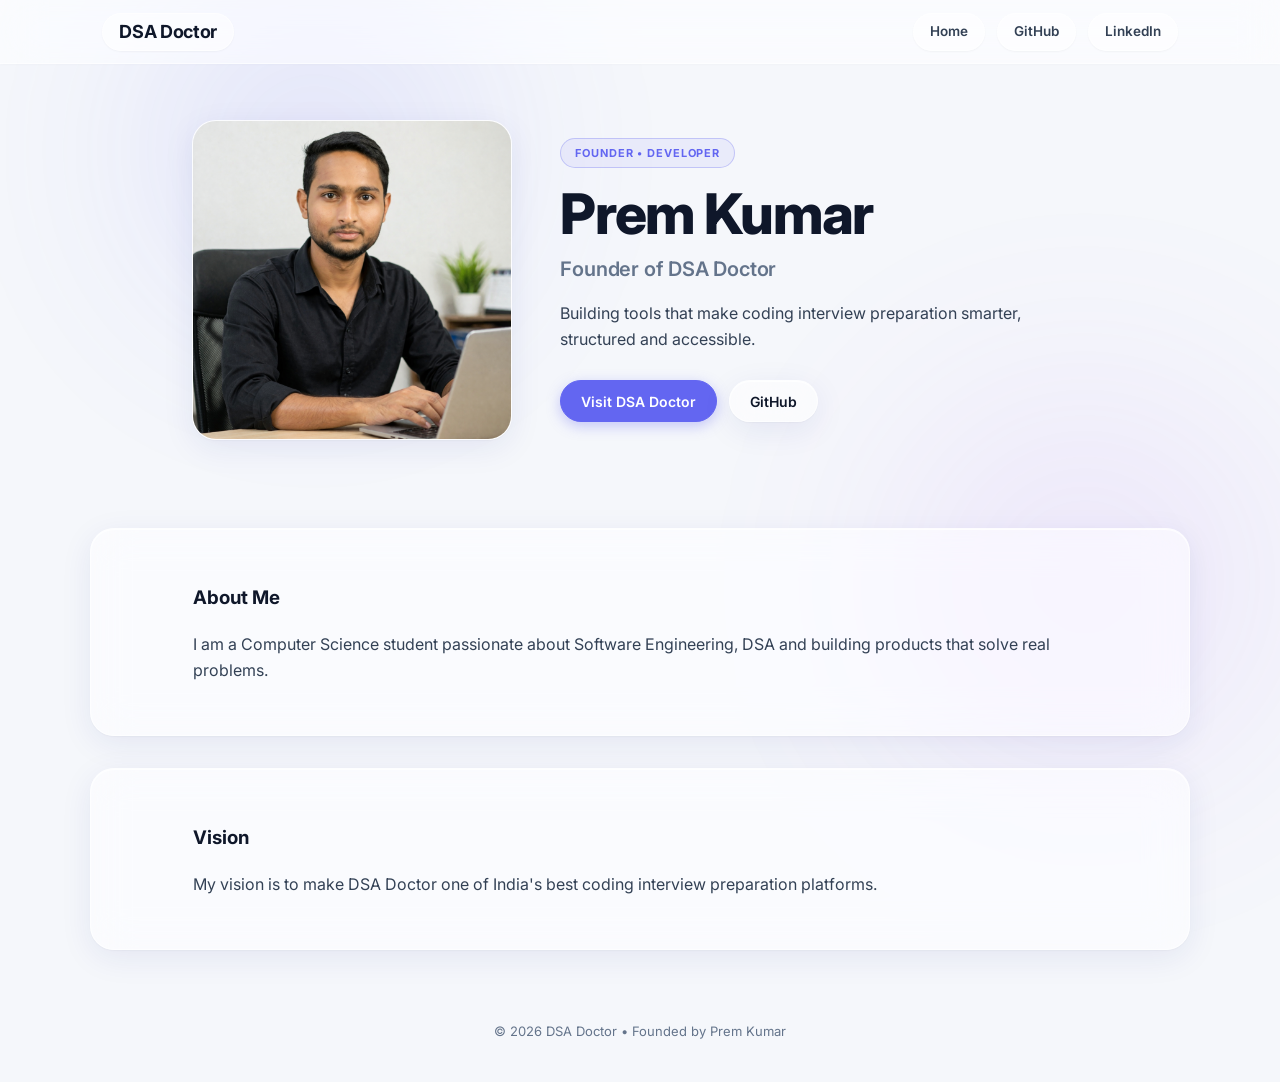
<file: founder/index.html>
<!doctype html>
<html lang="en">
  <head>
    <meta charset="UTF-8" />
    <meta name="viewport" content="width=device-width, initial-scale=1.0" />

    <title>Prem Kumar | Founder of DSA Doctor</title>

    <meta
      name="description"
      content="Prem Kumar is the Founder & Developer of DSA Doctor, a platform that helps students prepare for coding interviews through company-wise DSA questions, roadmaps, and structured learning resources."
    />

    <link rel="canonical" href="https://dsadoctor.com/founder" />

    <!-- Open Graph Tags -->
    <meta property="og:title" content="Prem Kumar | Founder of DSA Doctor" />
    <meta
      property="og:description"
      content="Founder & Developer of DSA Doctor."
    />
    <meta
      property="og:image"
      content="https://dsadoctor.com/assets/prem-kumar.png"
    />
    <meta property="og:url" content="https://dsadoctor.com/founder" />
    <meta property="og:type" content="profile" />

    <!-- Twitter card: -->
    <meta name="twitter:card" content="summary_large_image" />
    <meta name="twitter:title" content="Prem Kumar | Founder of DSA Doctor" />
    <meta
      name="twitter:description"
      content="Founder & Developer of DSA Doctor."
    />
    <meta
      name="twitter:image"
      content="https://dsadoctor.com/assets/prem-kumar.png"
    />
    <link rel="stylesheet" href="style.css" />
  </head>


  </head>

  <body>
    <header class="nav">
      <a class="logo" href="/">DSA Doctor</a>
      <nav>
        <a href="/">Home</a>
        <a href="https://github.com/Kali-Prem">GitHub</a>
        <a href="https://www.linkedin.com/in/kali-prem/">LinkedIn</a>
      </nav>
    </header>

    <section class="hero">
      <div class="hero-img">
        <img src="../assets/prem-kumar.png" alt="Prem Kumar" />
      </div>
      <div class="hero-content">
        <span class="badge">Founder • Developer</span>
        <h1>Prem Kumar</h1>
        <h2>Founder of DSA Doctor</h2>
        <p>
          Building tools that make coding interview preparation smarter,
          structured and accessible.
        </p>
        <div class="buttons">
          <a class="primary" href="https://dsadoctor.com">Visit DSA Doctor</a>
          <a href="https://github.com/Kali-Prem">GitHub</a>
        </div>
      </div>
    </section>

    <section class="card">
      <h3>About Me</h3>
      <p>
        I am a Computer Science student passionate about Software Engineering,
        DSA and building products that solve real problems.
      </p>
    </section>

    <section class="card">
      <h3>Vision</h3>
      <p>
        My vision is to make DSA Doctor one of India's best coding interview
        preparation platforms.
      </p>
    </section>

    <footer>© 2026 DSA Doctor • Founded by Prem Kumar</footer>
    <script src="script.js"></script>
  </body>
</html>
</file>
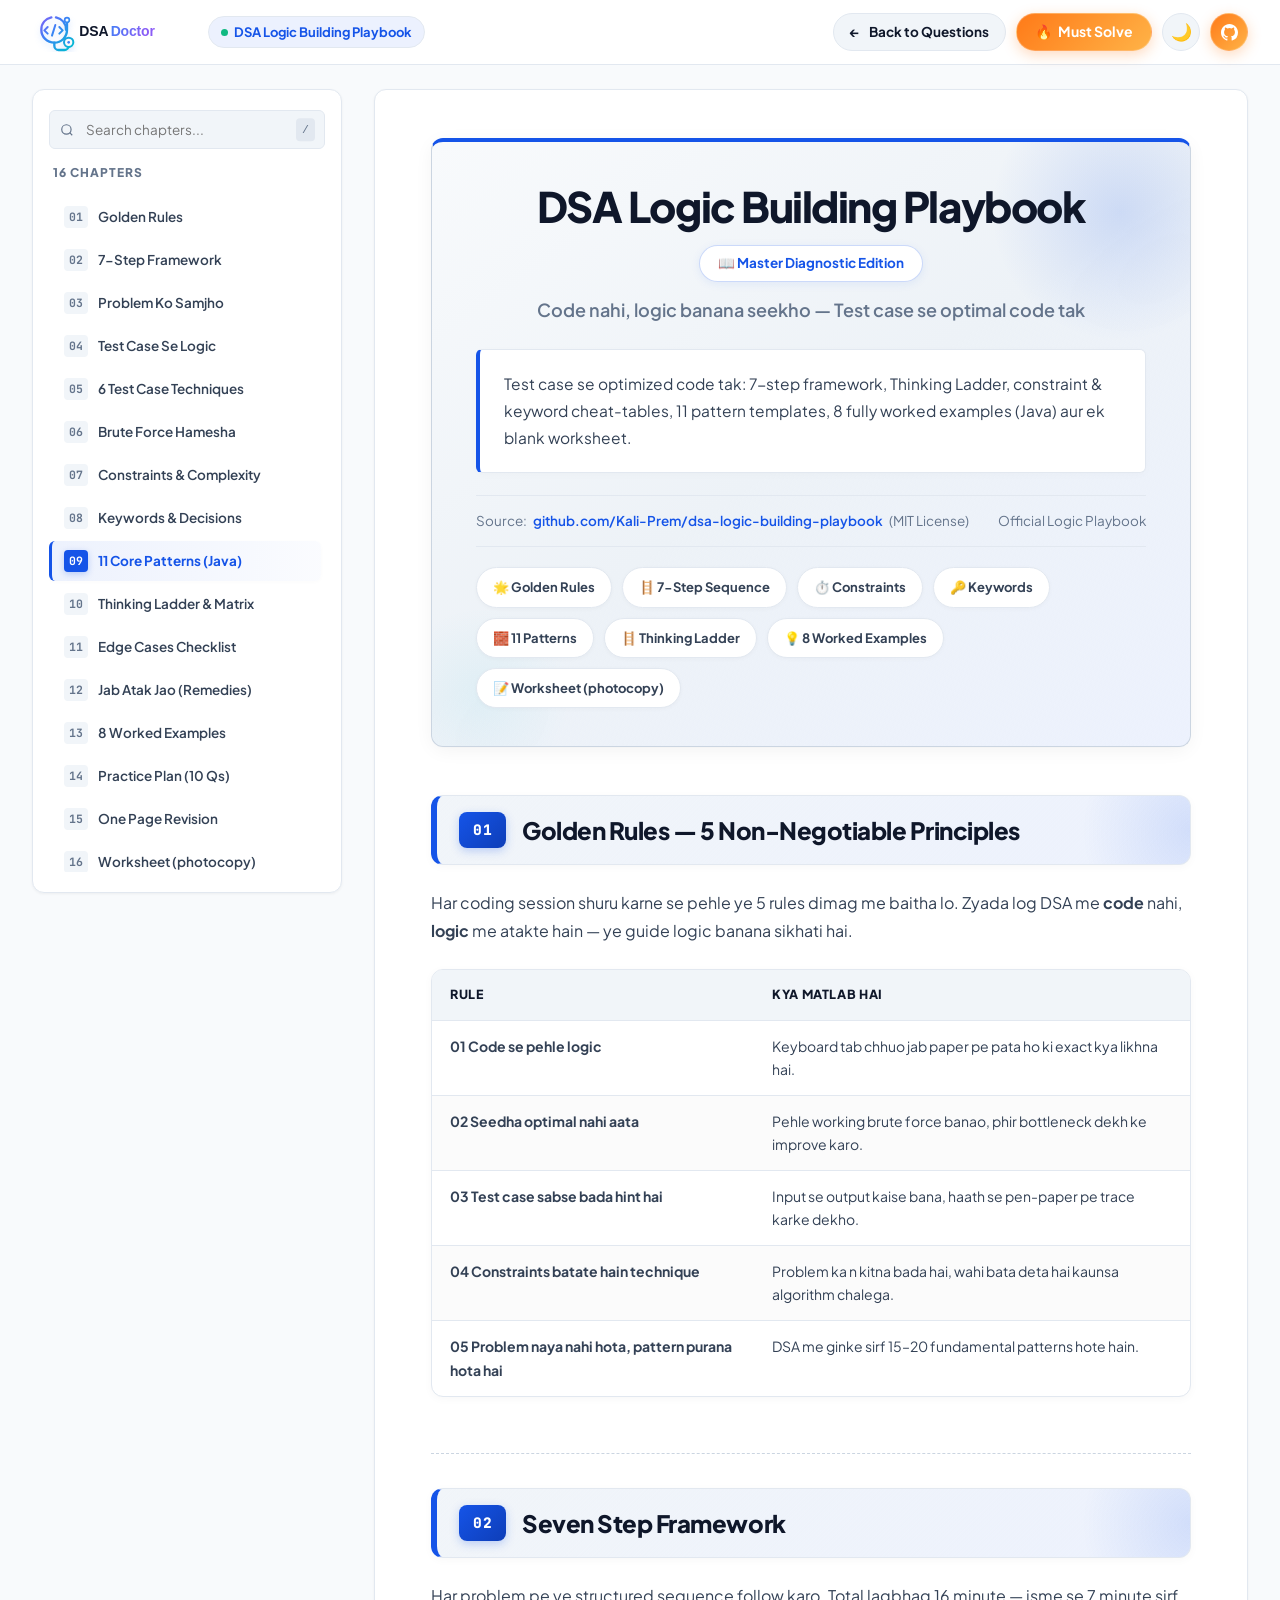
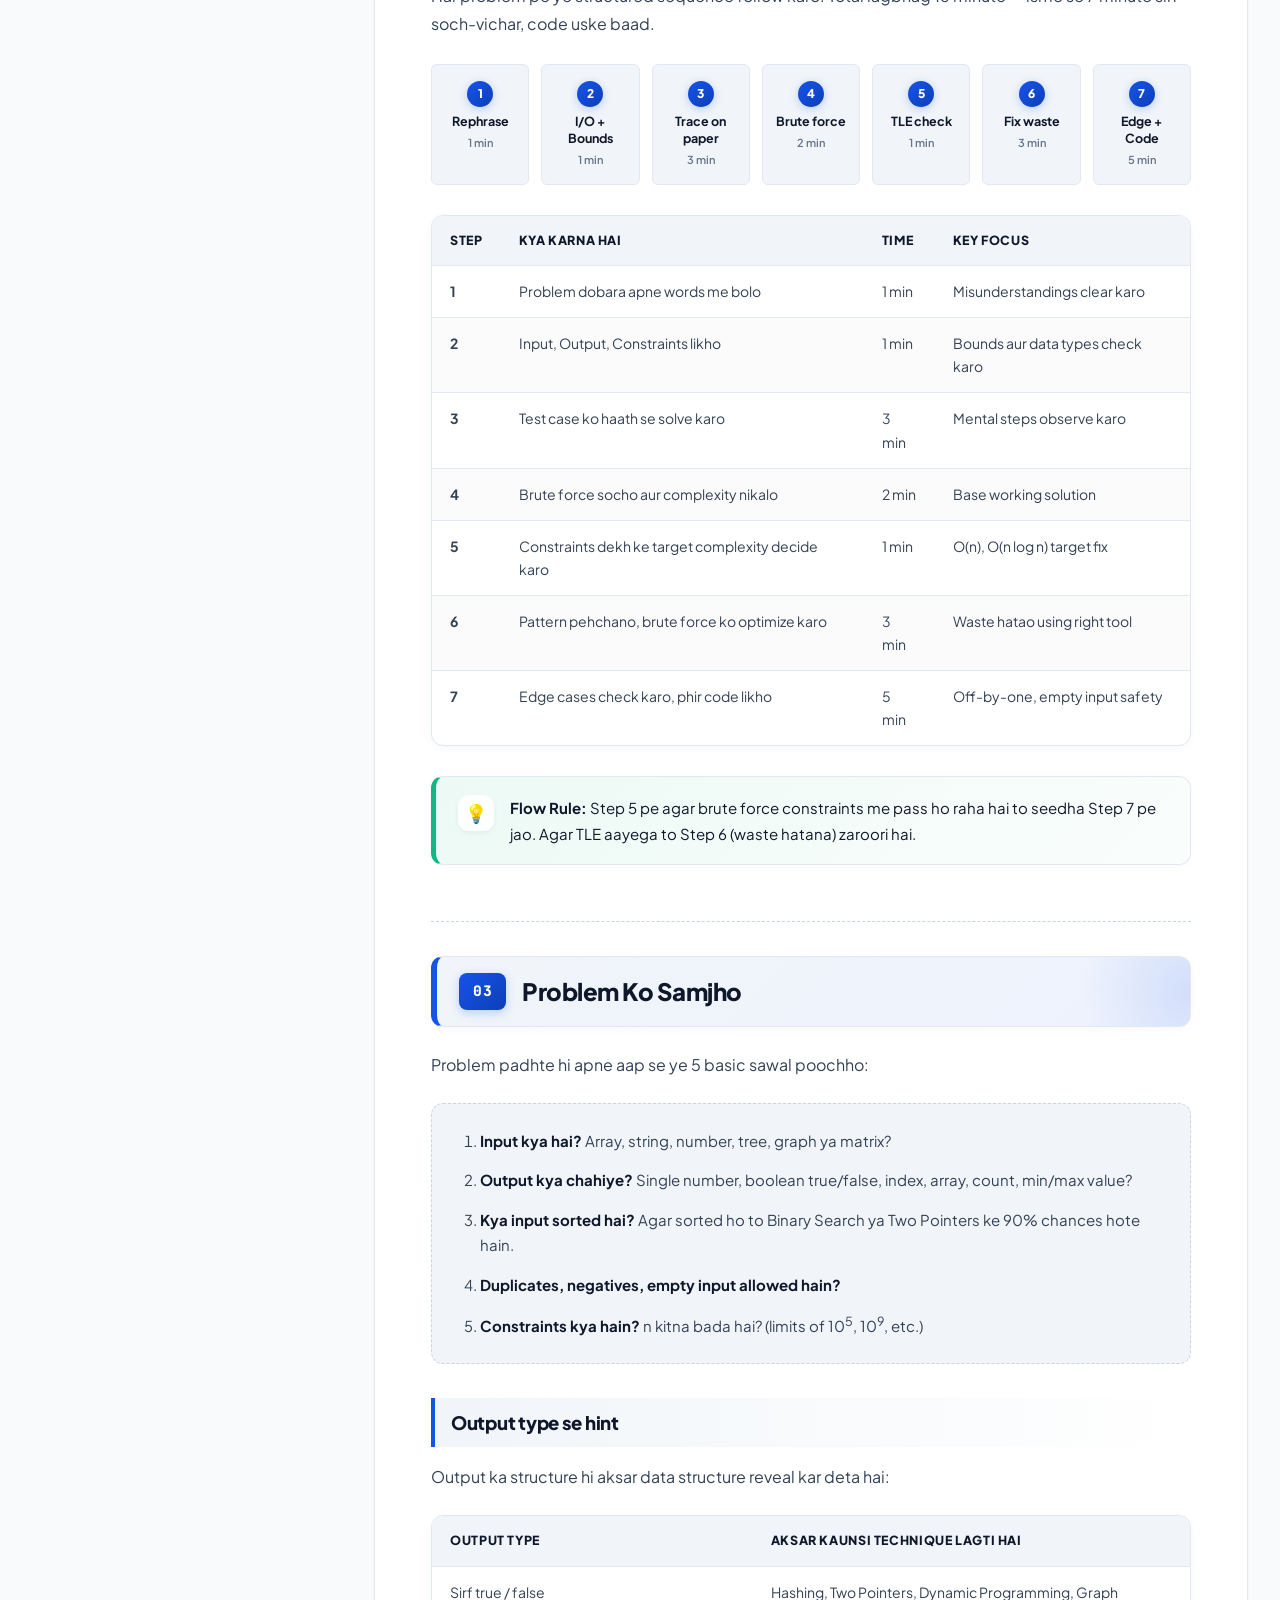
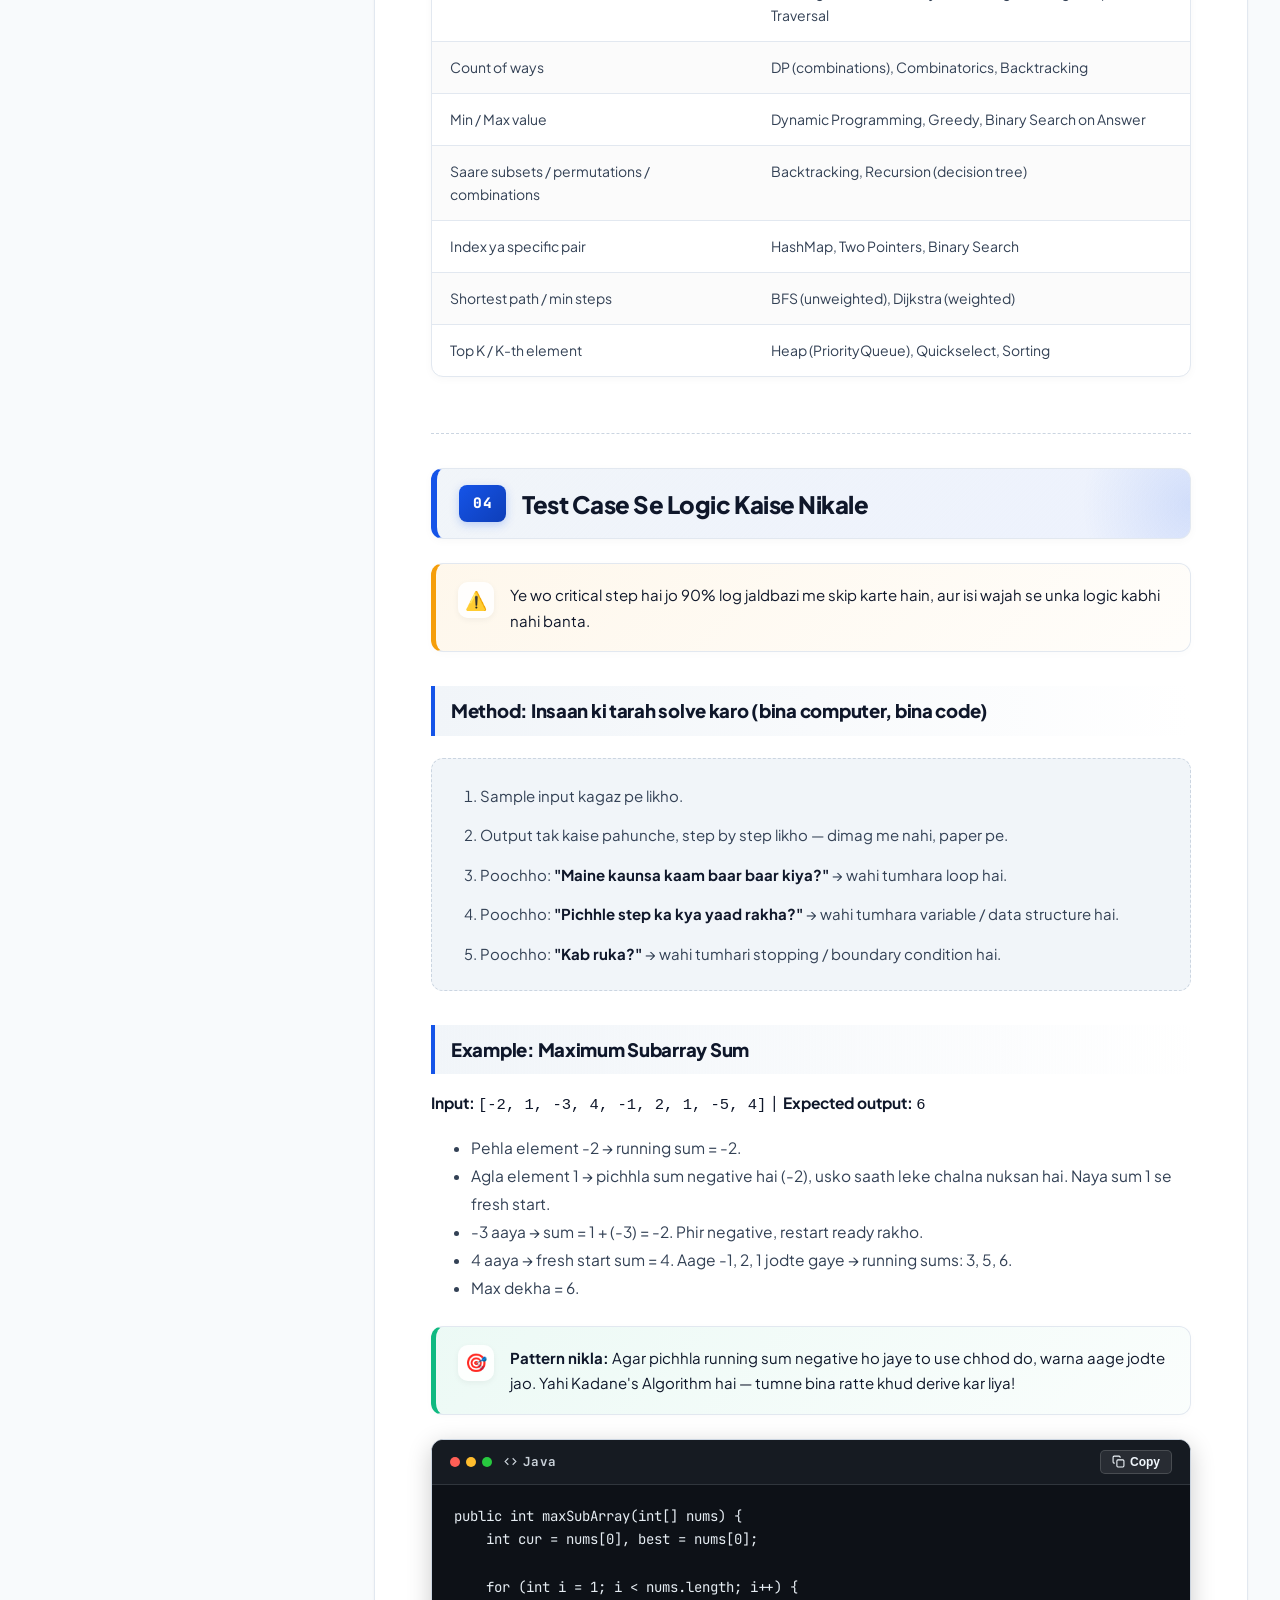
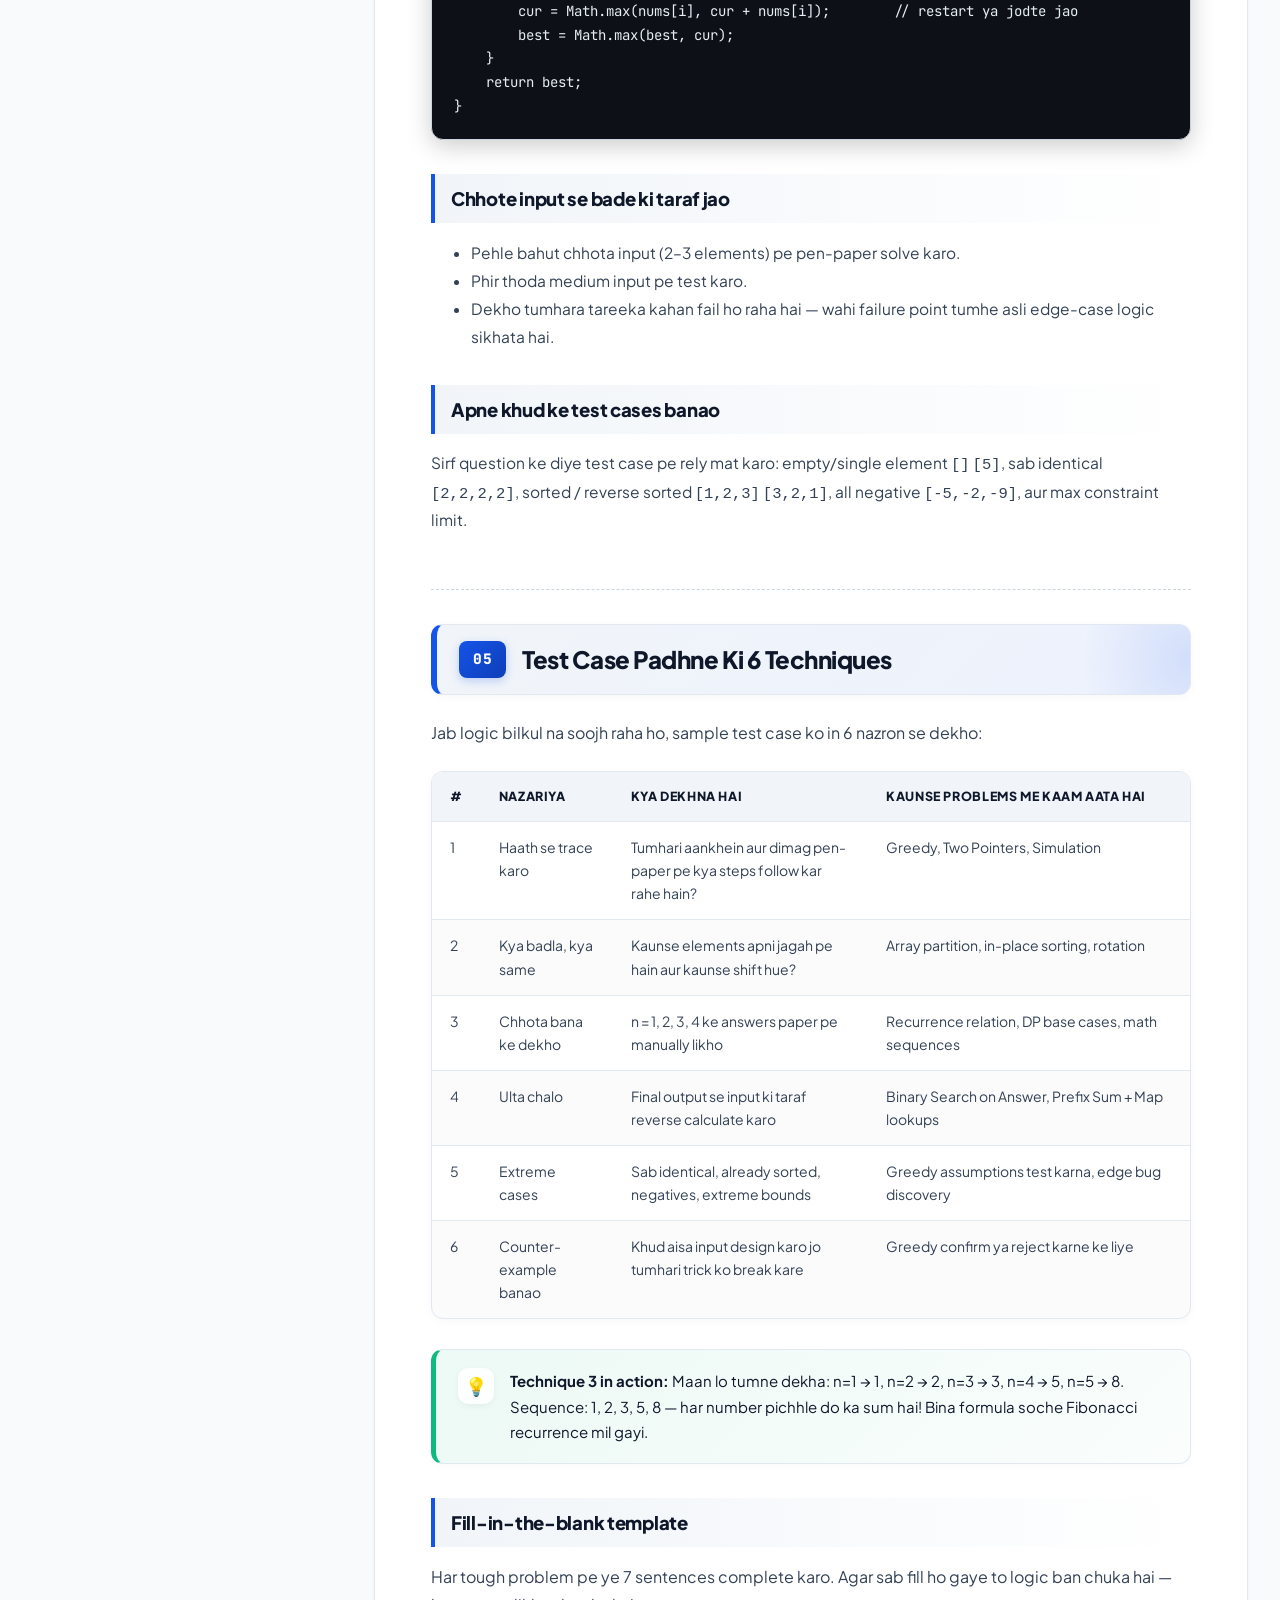
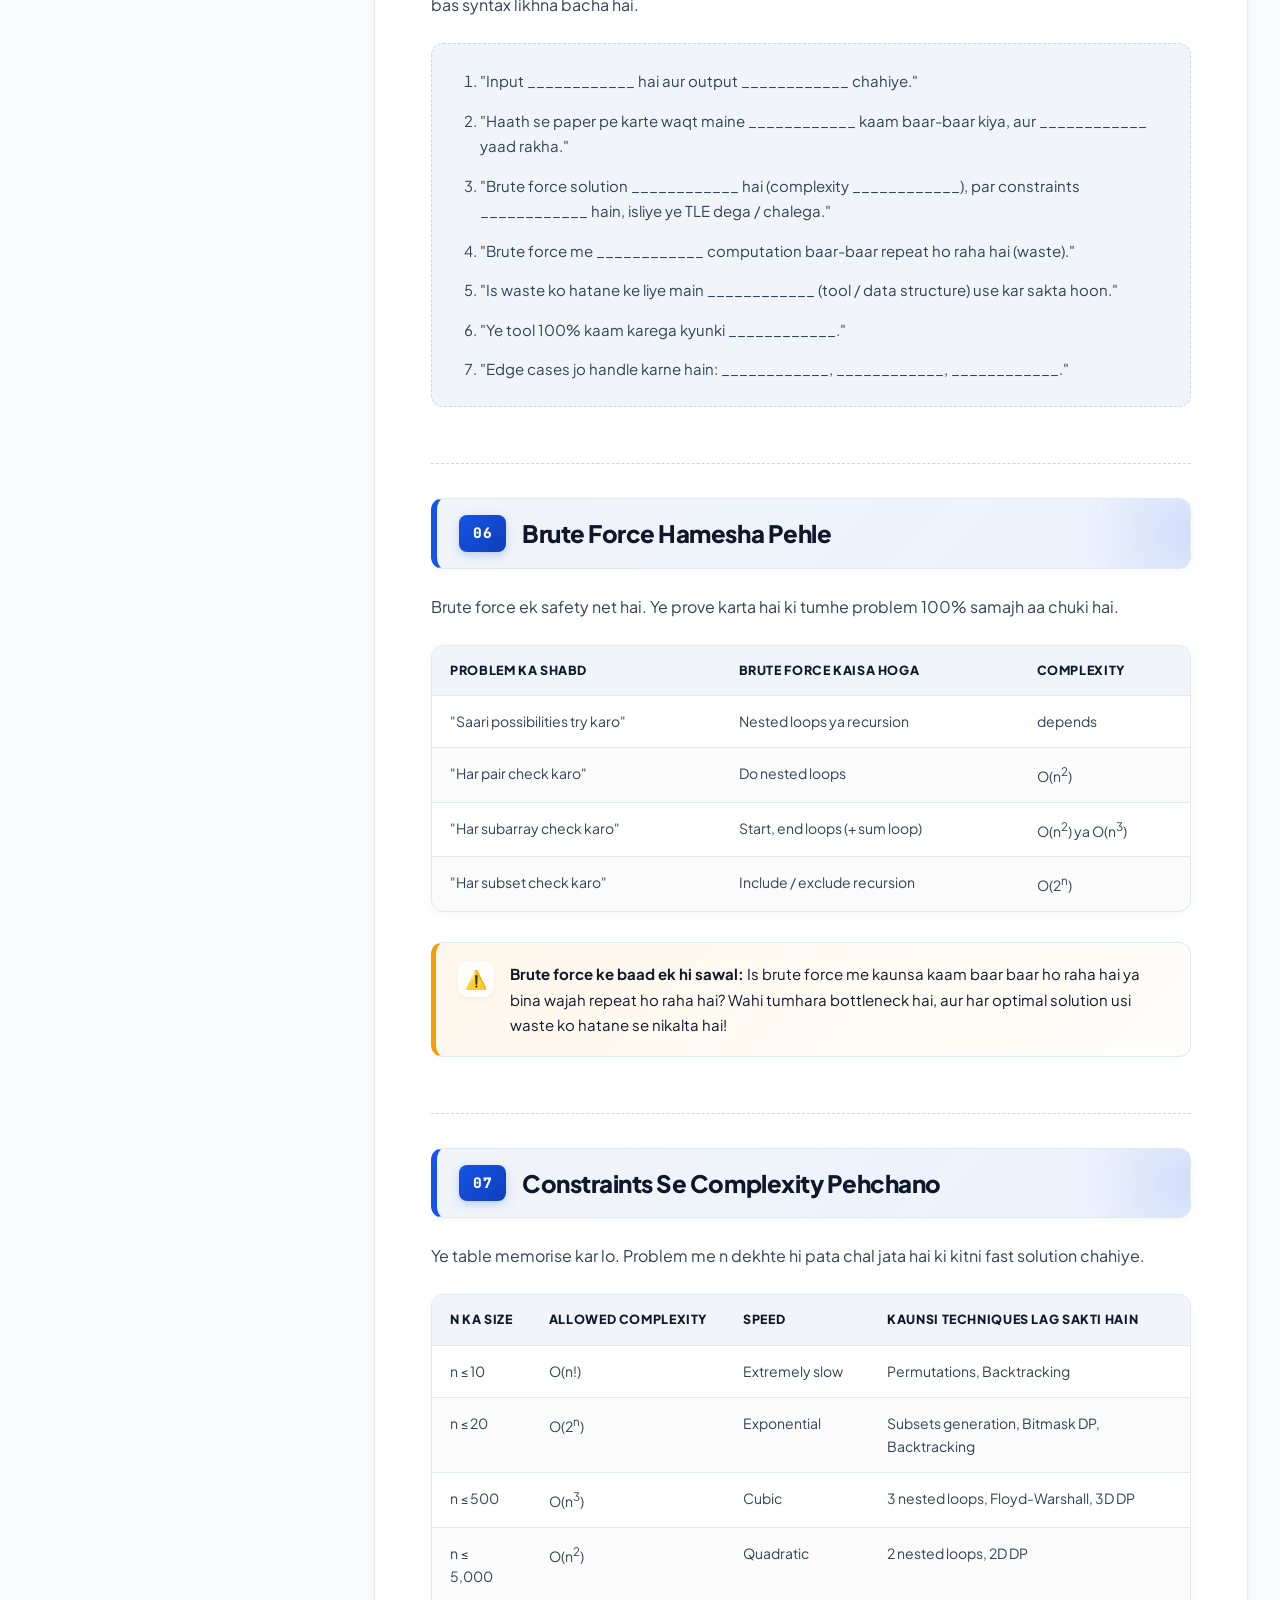
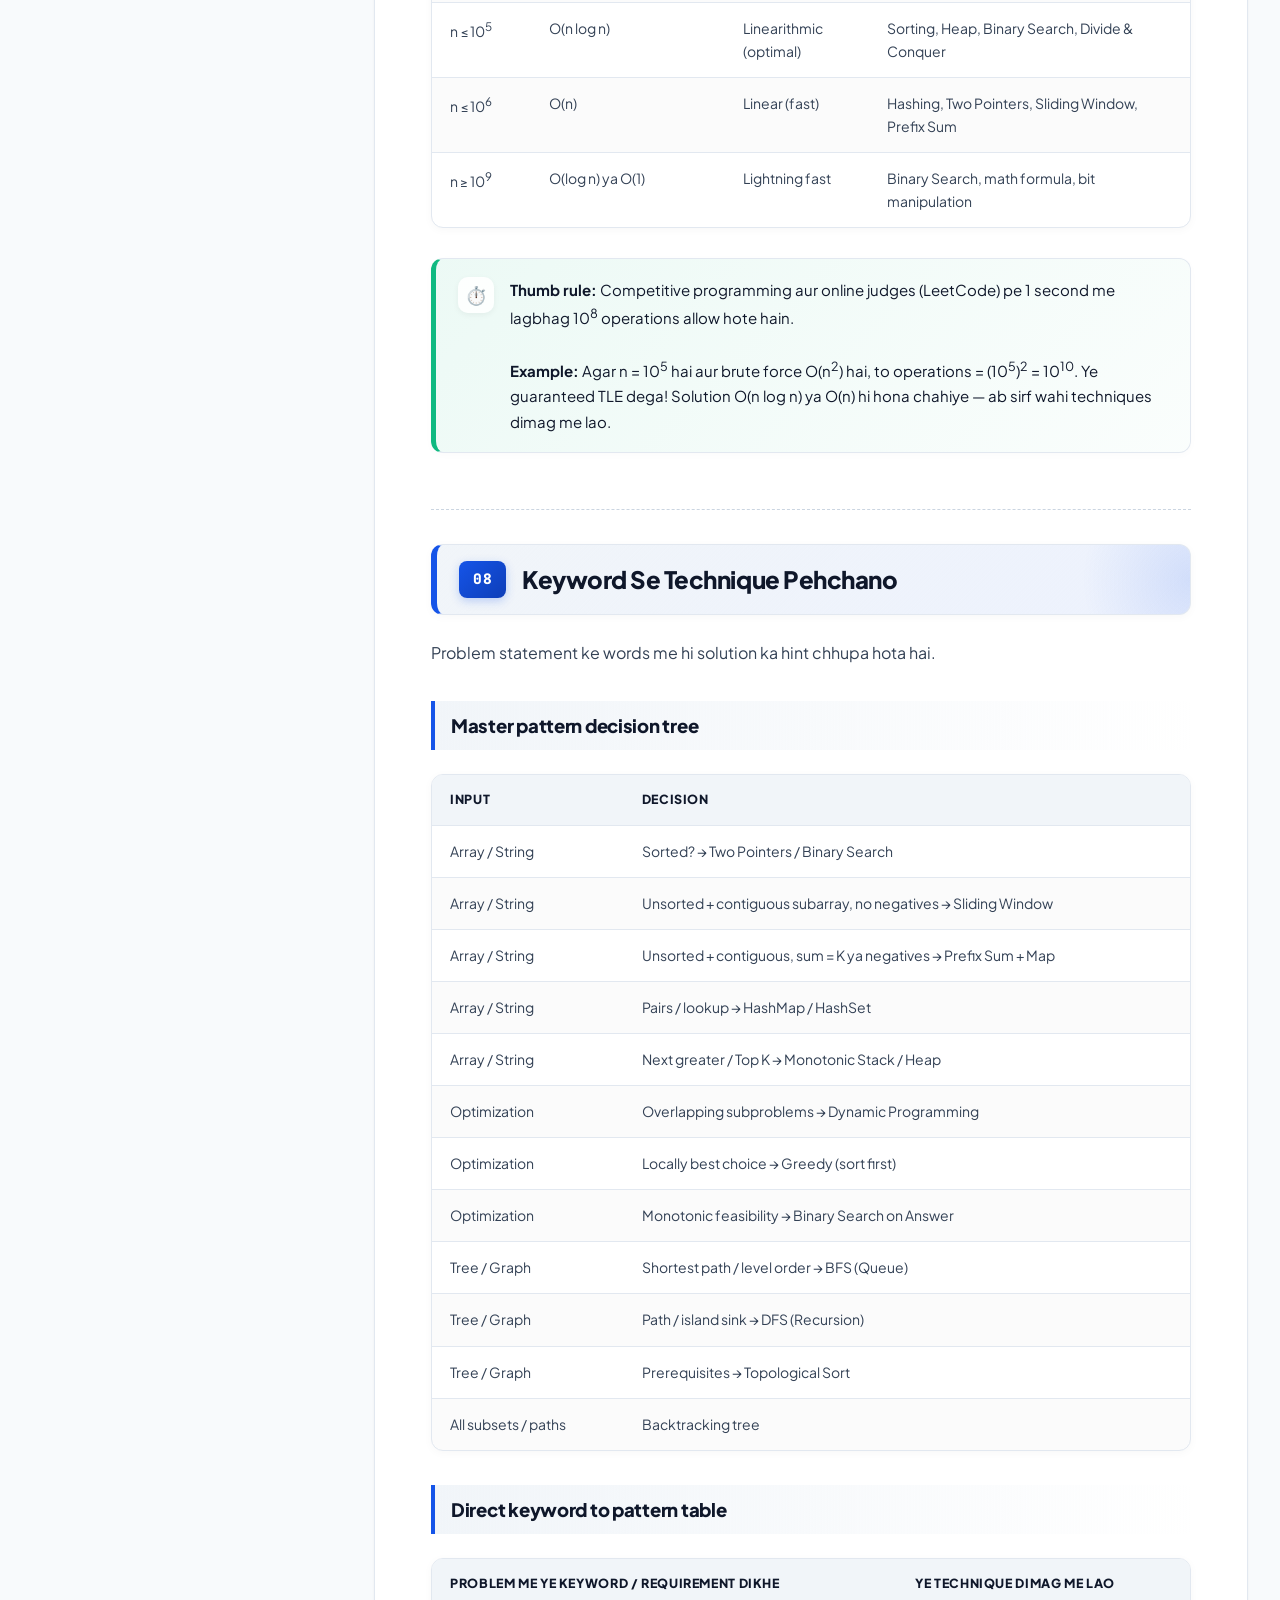
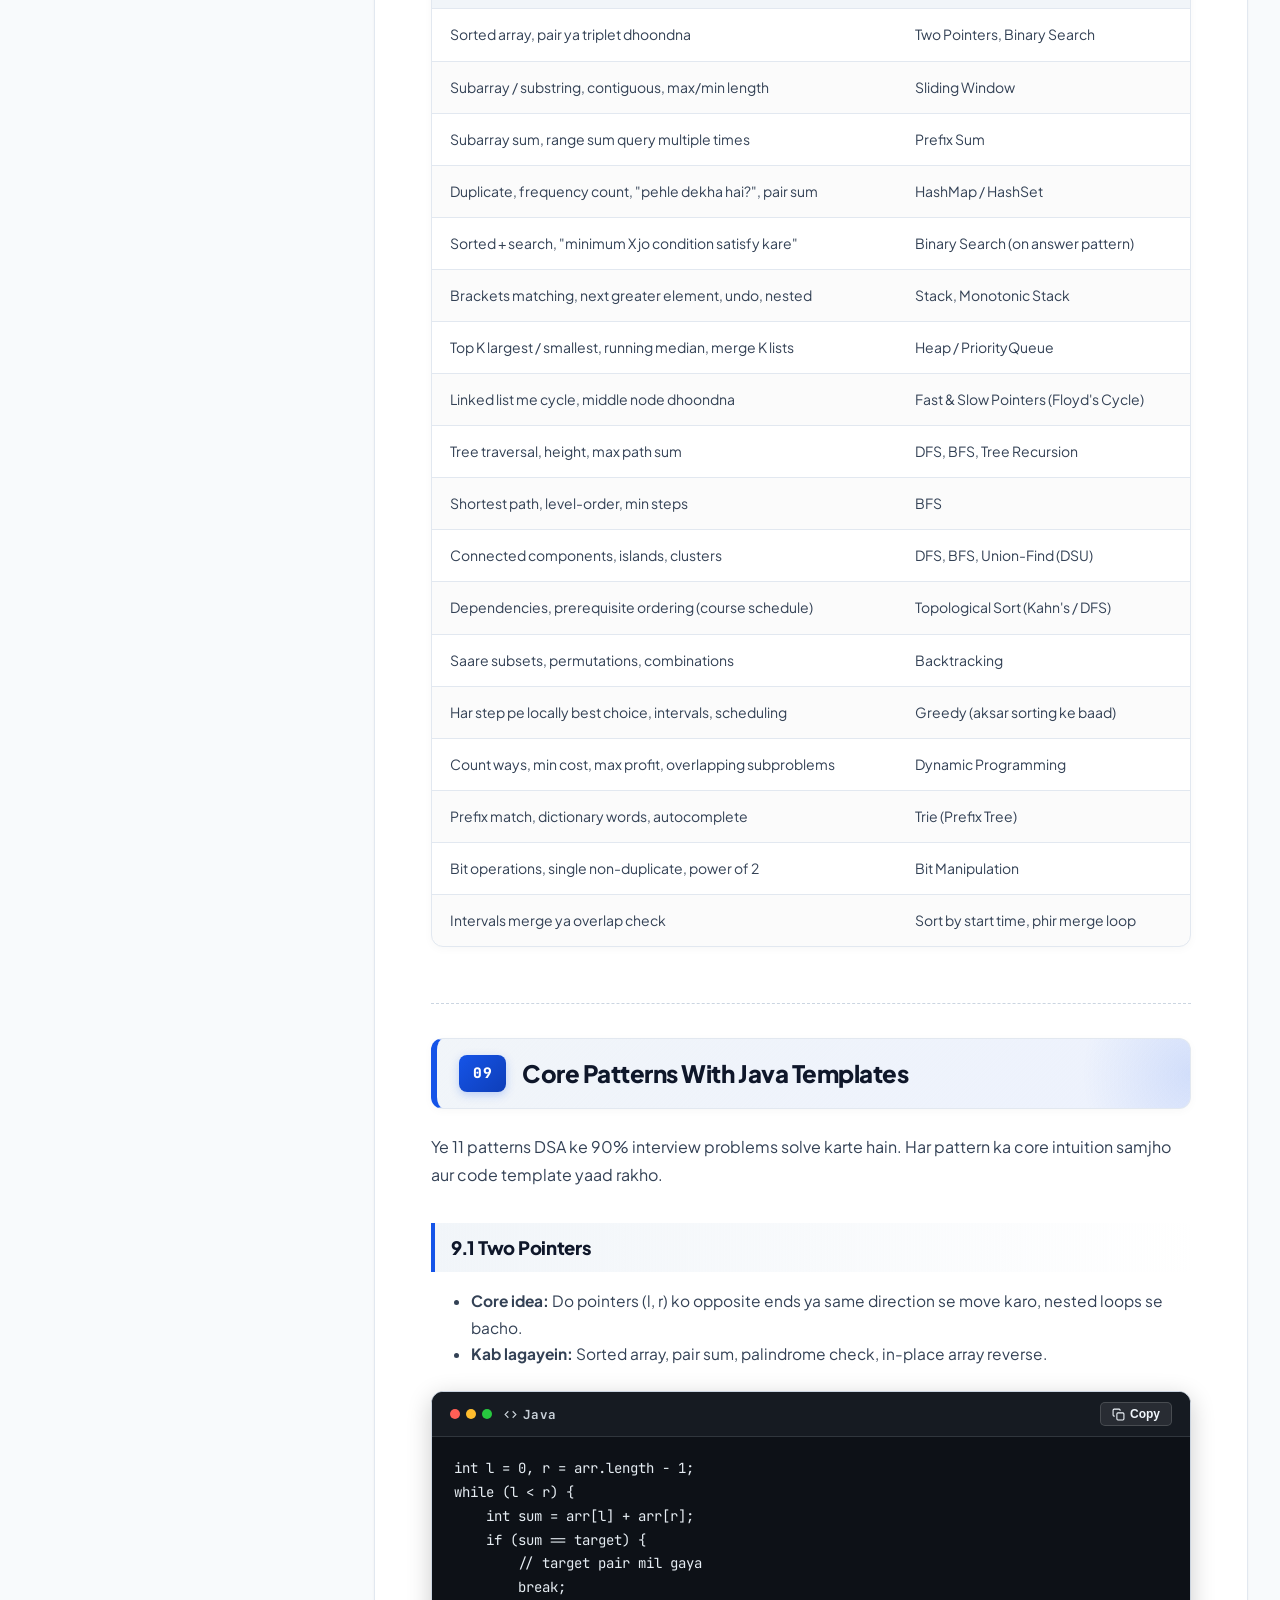
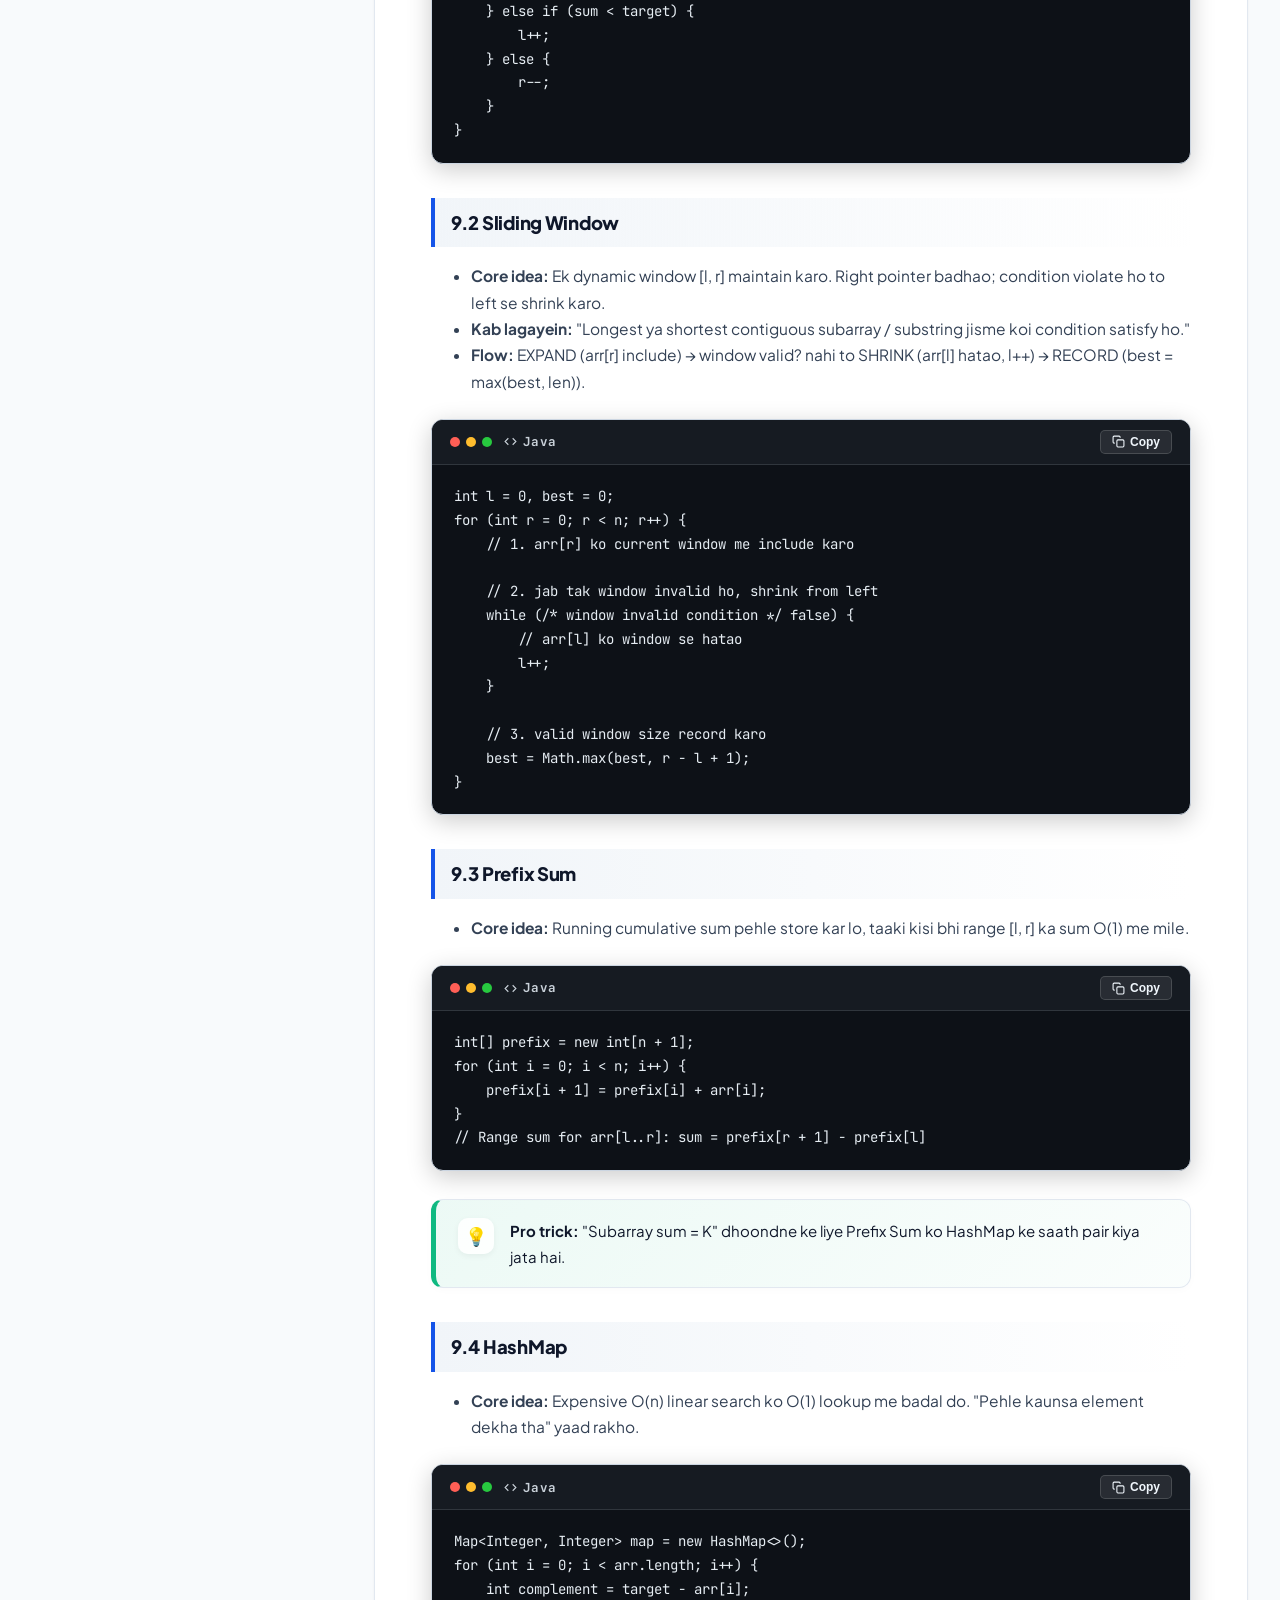
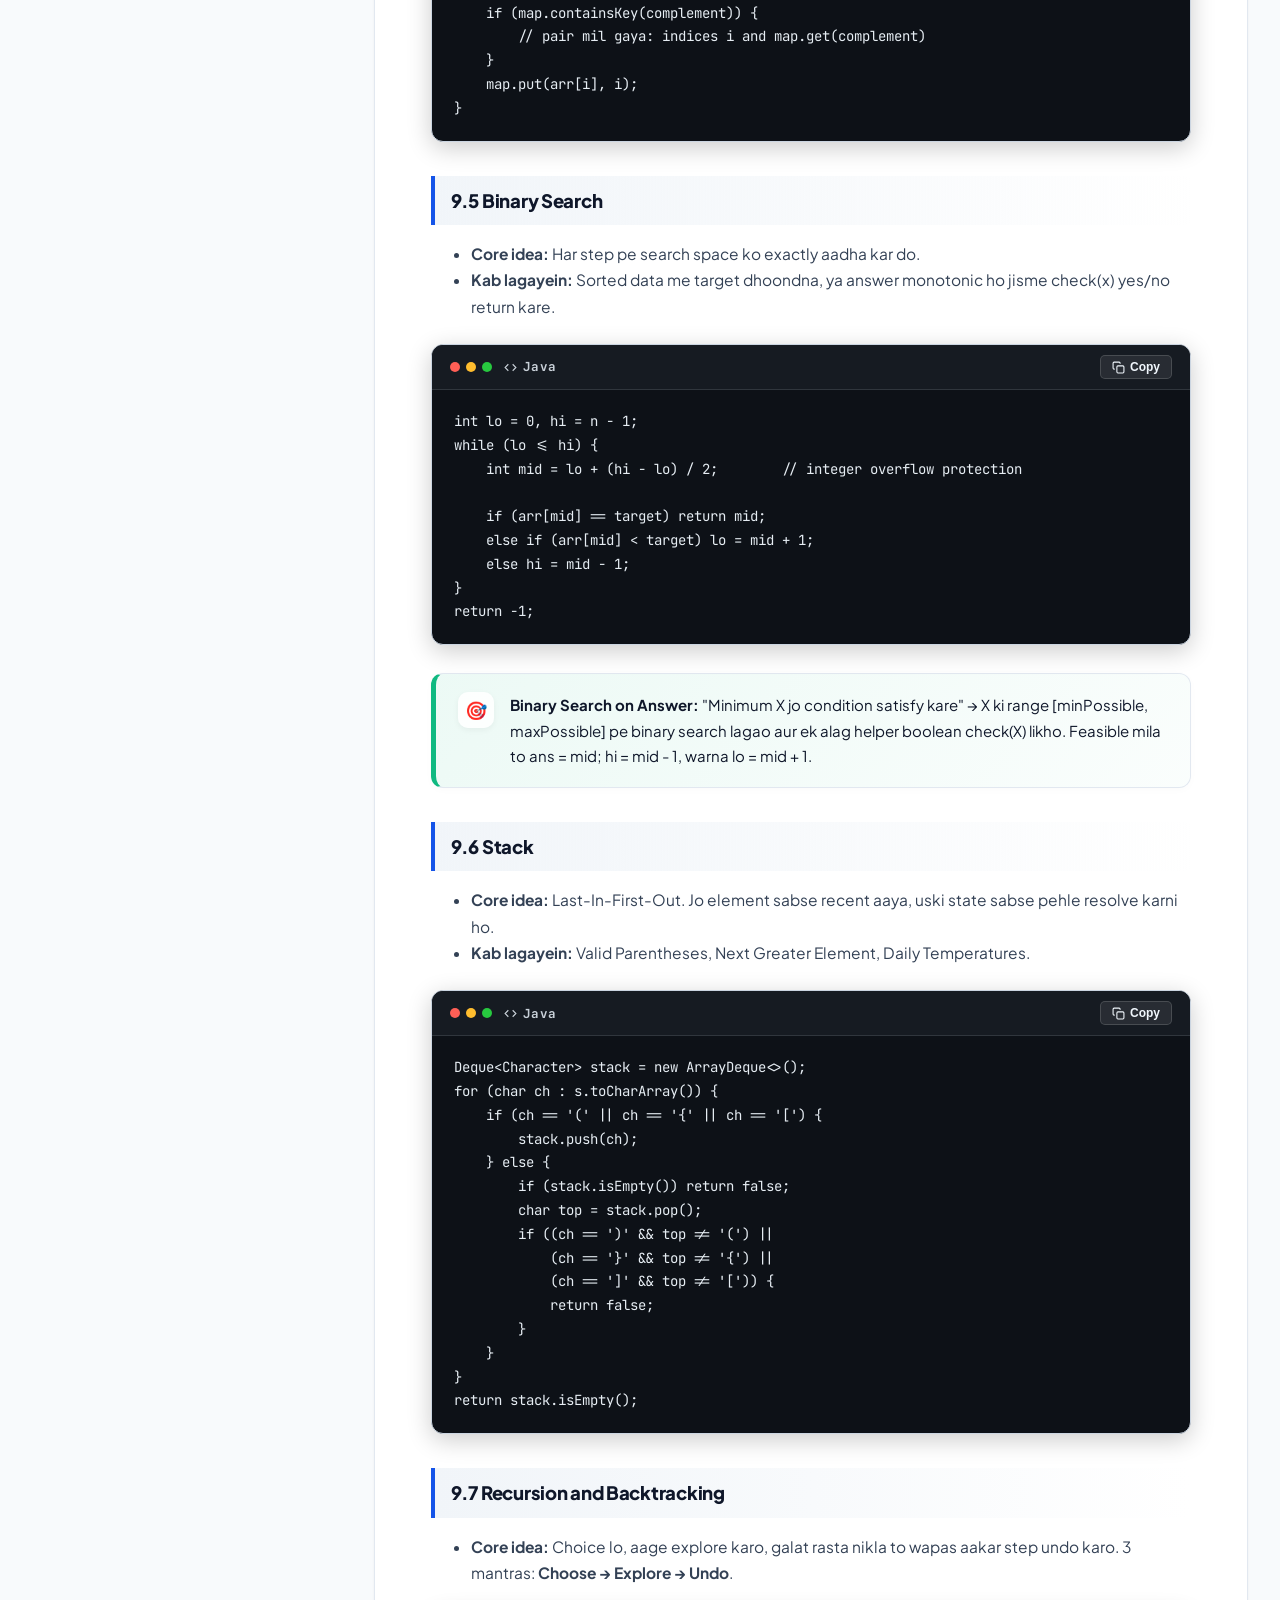
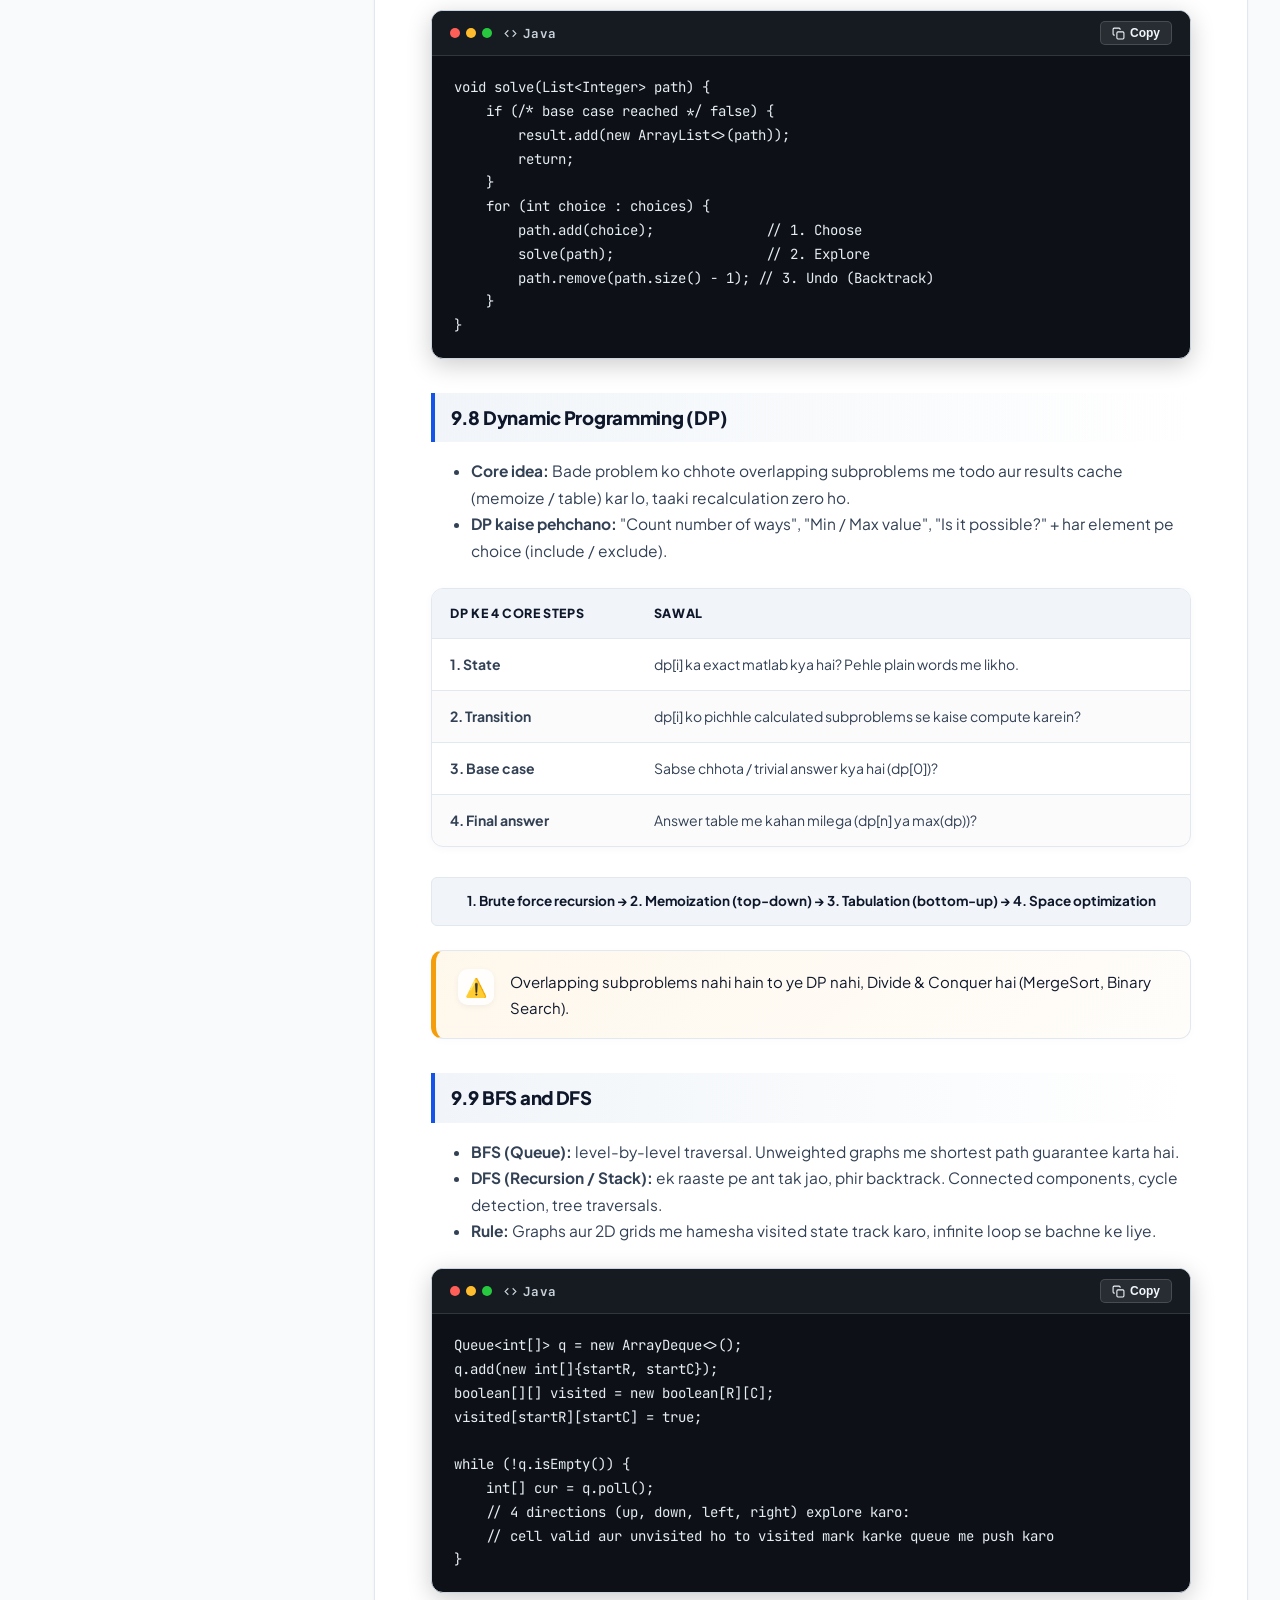
<file: dsa-logic.html>
<!doctype html>
<html lang="en">
  <head>
    <!-- Google tag (gtag.js) -->
    <script
      async
      src="https://www.googletagmanager.com/gtag/js?id=G-H8Y0CBNCZ7"
    ></script>
    <script>
      window.dataLayer = window.dataLayer || [];
      function gtag() {
        dataLayer.push(arguments);
      }
      gtag("js", new Date());
      gtag("config", "G-H8Y0CBNCZ7");
    </script>

    <meta charset="utf-8" />
    <meta name="viewport" content="width=device-width, initial-scale=1.0, maximum-scale=5.0, viewport-fit=cover" />
    <title>DSA Logic Building Playbook | DSA Doctor</title>
    <meta
      name="description"
      content="Master DSA problem-solving logic step by step, from test case intuition to optimal code. 5 Golden Rules, 7-Step Framework, Complexity Tables, 11 Core Patterns & 8 Worked Examples."
    />
    <link rel="icon" href="logo/favicon.ico" sizes="any" />
    <link rel="icon" href="logo/favicon-48x48.png" sizes="any" />
    <link rel="icon" type="image/png" sizes="32x32" href="logo/favicon-32x32.png" />
    <link rel="icon" type="image/png" sizes="16x16" href="logo/favicon-16x16.png" />
    <link rel="apple-touch-icon" href="logo/apple-touch-icon.png" />

    <!-- Google Fonts -->
    <link rel="preconnect" href="https://fonts.googleapis.com" />
    <link rel="preconnect" href="https://fonts.gstatic.com" crossorigin />
    <link
      href="https://fonts.googleapis.com/css2?family=Plus+Jakarta+Sans:wght@400;500;600;700;800&family=JetBrains+Mono:wght@400;500;600;700&display=swap"
      rel="stylesheet"
    />

    <style>

      :root {
        --bg: #f8fafc;
        --surface: #ffffff;
        --surface-2: #f1f5f9;
        --surface-3: #e2e8f0;
        --ink: #0f172a;
        --ink-secondary: #334155;
        --muted: #64748b;
        --line: #e2e8f0;
        --line-strong: #cbd5e1;
        
        --blue: #1554e8;
        --blue-hover: #0f44c4;
        --blue-light: rgba(21, 84, 232, 0.08);
        --blue-glow: rgba(21, 84, 232, 0.25);
        
        --cyan: #06b6d4;
        --green: #10b981;
        --green-bg: rgba(16, 185, 129, 0.08);
        --amber: #f59e0b;
        --amber-bg: rgba(245, 158, 11, 0.08);
        --red: #ef4444;
        --red-bg: rgba(239, 68, 68, 0.08);
        --purple: #8b5cf6;
        --purple-bg: rgba(139, 92, 246, 0.08);
        
        --shadow-sm: 0 1px 3px rgba(0, 0, 0, 0.05);
        --shadow-md: 0 4px 14px rgba(0, 0, 0, 0.06);
        --shadow-lg: 0 10px 30px rgba(0, 0, 0, 0.08);
        
        --radius-sm: 6px;
        --radius: 12px;
        --radius-lg: 18px;
        --radius-pill: 999px;
      }

      body.dark-mode {
        --bg: #0b0f19;
        --surface: #111827;
        --surface-2: #1e293b;
        --surface-3: #283548;
        --ink: #f8fafc;
        --ink-secondary: #cbd5e1;
        --muted: #94a3b8;
        --line: #1f2937;
        --line-strong: #374151;
        
        --blue: #3b82f6;
        --blue-hover: #60a5fa;
        --blue-light: rgba(59, 130, 246, 0.15);
        --blue-glow: rgba(59, 130, 246, 0.35);
        
        --cyan: #22d3ee;
        --green: #34d399;
        --green-bg: rgba(52, 211, 153, 0.15);
        --amber: #fbbf24;
        --amber-bg: rgba(251, 191, 36, 0.15);
        --red: #f87171;
        --red-bg: rgba(248, 113, 113, 0.15);
        --purple: #a855f7;
        --purple-bg: rgba(168, 85, 247, 0.15);
        
        --shadow-sm: 0 1px 3px rgba(0, 0, 0, 0.3);
        --shadow-md: 0 4px 16px rgba(0, 0, 0, 0.45);
        --shadow-lg: 0 12px 36px rgba(0, 0, 0, 0.6);
      }

      * {
        box-sizing: border-box;
      }

      html {
        scroll-behavior: smooth;
        overflow-x: clip;
      }

      body {
        margin: 0;
        background: var(--bg);
        color: var(--ink);
        font-family: "Plus Jakarta Sans", Inter, -apple-system, BlinkMacSystemFont, "Segoe UI", Roboto, sans-serif;
        font-size: 15.5px;
        line-height: 1.7;
        -webkit-font-smoothing: antialiased;
        -moz-osx-font-smoothing: grayscale;
        text-rendering: optimizeLegibility;
        transition: background 200ms ease, color 200ms ease;
      }

      /* TOP SCROLL PROGRESS BAR */
      #scrollProgressBar {
        position: fixed;
        top: 0;
        left: 0;
        height: 3px;
        width: 0%;
        background: linear-gradient(90deg, #06b6d4, #3b82f6, #8b5cf6, #ff7a18);
        z-index: 1000;
        transition: width 0.1s ease-out;
      }

      .app-shell {
        display: flex;
        flex-direction: column;
        min-height: 100vh;
      }

      /* TOPBAR HEADER */
      .topbar {
        background: var(--surface);
        border-bottom: 1px solid var(--line);
        position: sticky;
        top: 0;
        z-index: 100;
        backdrop-filter: blur(16px);
        background: rgba(255, 255, 255, 0.9);
      }

      body.dark-mode .topbar {
        background: rgba(17, 24, 39, 0.9);
      }

      .topbar-inner {
        max-width: 1760px;
        margin: 0 auto;
        padding: 12px 32px;
        display: flex;
        align-items: center;
        justify-content: space-between;
        gap: 16px;
      }

      .brand {
        display: flex;
        align-items: center;
        gap: 16px;
        min-width: 0;
        flex: 0 1 auto;
      }
      .topbar-inner > .topbar-actions {
        margin-left: auto;
        flex: 0 0 auto;
      }

      .brand-mark {
        width: 160px;
        height: 40px;
        display: flex;
        align-items: center;
        transition: transform 0.2s ease;
      }

      .brand-mark:hover {
        transform: scale(1.02);
      }

      .brand-mark img {
        height: 100%;
        width: auto;
        display: block;
      }

      body.dark-mode .brand-mark img {
        filter: drop-shadow(0 0 1px rgba(255, 255, 255, 0.75)) drop-shadow(0 0 10px rgba(59, 130, 246, 0.4));
      }

      .brand-badge {
        display: inline-flex;
        align-items: center;
        gap: 6px;
        font-size: 13px;
        font-weight: 700;
        color: var(--blue);
        background: var(--blue-light);
        padding: 4px 12px;
        border-radius: var(--radius-pill);
        border: 1px solid var(--line);
      }

      .pulse-dot {
        width: 7px;
        height: 7px;
        border-radius: 50%;
        background: var(--green);
        box-shadow: 0 0 0 rgba(16, 185, 129, 0.4);
        animation: pulse 2s infinite;
      }

      @keyframes pulse {
        0% { box-shadow: 0 0 0 0 rgba(16, 185, 129, 0.7); }
        70% { box-shadow: 0 0 0 8px rgba(16, 185, 129, 0); }
        100% { box-shadow: 0 0 0 0 rgba(16, 185, 129, 0); }
      }

      .topbar-actions {
        display: flex;
        align-items: center;
        gap: 10px;
      }

      .btn-nav {
        display: inline-flex;
        align-items: center;
        gap: 8px;
        height: 38px;
        padding: 0 16px;
        border-radius: var(--radius-pill);
        font-size: 13.5px;
        font-weight: 700;
        text-decoration: none;
        border: 1px solid var(--line);
        background: var(--surface-2);
        color: var(--ink);
        transition: all 0.2s ease;
      }

      .btn-nav:hover {
        border-color: var(--blue);
        color: var(--blue);
        transform: translateY(-1px);
        box-shadow: var(--shadow-sm);
      }

      .btn-must-solve {
        height: 38px;
        display: inline-flex;
        align-items: center;
        gap: 6px;
        padding: 0 18px;
        background: linear-gradient(135deg, #ff7a18, #ffb347);
        color: #fff;
        border-radius: var(--radius-pill);
        text-decoration: none;
        font-size: 14px;
        font-weight: 700;
        box-shadow: 0 4px 14px rgba(255, 122, 24, 0.28);
        transition: all 0.25s ease;
        border: 1px solid rgba(255, 255, 255, 0.25);
      }

      .btn-must-solve:hover {
        transform: translateY(-1px);
        box-shadow: 0 6px 18px rgba(255, 122, 24, 0.35);
      }

      .theme-toggle {
        width: 38px;
        height: 38px;
        border-radius: var(--radius-pill);
        border: 1px solid var(--line);
        background: var(--surface-2);
        cursor: pointer;
        font-size: 17px;
        display: flex;
        align-items: center;
        justify-content: center;
        transition: all 0.2s ease;
      }

      .theme-toggle:hover {
        transform: rotate(15deg);
        border-color: var(--amber);
      }

      .btn-github {
        width: 38px;
        height: 38px;
        display: inline-flex;
        align-items: center;
        justify-content: center;
        gap: 0;
        padding: 0;
        background: linear-gradient(135deg, #ff7a18, #ffb347);
        color: #fff;
        border: 1px solid rgba(255, 255, 255, 0.25);
        border-radius: var(--radius-pill);
        text-decoration: none;
        font-size: 17px;
        font-weight: 700;
        box-shadow: 0 4px 14px rgba(255, 122, 24, 0.28);
        transition: all 0.2s ease;
      }
      .btn-github .btn-text-full,
      .btn-github .btn-text-mobile {
        position: absolute;
        width: 1px;
        height: 1px;
        padding: 0;
        margin: -1px;
        overflow: hidden;
        clip: rect(0, 0, 0, 0);
        white-space: nowrap;
        border: 0;
      }

      body.dark-mode .btn-github {
        background: linear-gradient(135deg, #ff7a18, #ffb347);
        border: 1px solid rgba(255, 255, 255, 0.25);
        box-shadow: 0 4px 14px rgba(255, 122, 24, 0.28);
      }

      .btn-github:hover {
        transform: translateY(-1px);
        box-shadow: 0 4px 14px rgba(0, 0, 0, 0.25);
      }

      /* =========================================================
         EXPANDED WIDESCREEN READER LAYOUT & SIDEBAR
         ========================================================= */
      .doc-layout {
        max-width: 1760px;
        margin: 0 auto;
        padding: 24px 32px;
        display: flex;
        gap: 32px;
        align-items: flex-start;
        width: 100%;
      }

      /* STICKY SIDEBAR */
      .doc-sidebar {
        width: 310px;
        flex-shrink: 0;
        position: sticky;
        top: 76px;
        max-height: calc(100vh - 96px);
        overflow-y: auto;
        background: var(--surface);
        border: 1px solid var(--line);
        border-radius: var(--radius);
        padding: 20px 16px;
        box-shadow: var(--shadow-sm);
        display: flex;
        flex-direction: column;
        gap: 14px;
        scrollbar-width: thin;
      }

      .sidebar-search-box {
        position: relative;
      }

      .sidebar-search-box input {
        width: 100%;
        padding: 10px 12px 10px 36px;
        border-radius: var(--radius-sm);
        border: 1px solid var(--line);
        background: var(--surface-2);
        color: var(--ink);
        font-size: 13.5px;
        font-family: inherit;
        outline: none;
        transition: border-color 0.2s ease, box-shadow 0.2s ease;
      }

      .sidebar-search-box input:focus {
        border-color: var(--blue);
        box-shadow: 0 0 0 3px var(--blue-light);
      }

      .sidebar-search-icon {
        position: absolute;
        left: 11px;
        top: 50%;
        transform: translateY(-50%);
        color: var(--muted);
        pointer-events: none;
      }

      .sidebar-kbd {
        position: absolute;
        right: 10px;
        top: 50%;
        transform: translateY(-50%);
        font-size: 11.5px;
        background: var(--surface-3);
        color: var(--muted);
        padding: 2px 6px;
        border-radius: 4px;
        font-family: monospace;
      }

      .sidebar-header {
        display: flex;
        align-items: center;
        justify-content: space-between;
        padding: 0 4px;
      }

      .sidebar-title {
        font-size: 12px;
        font-weight: 800;
        text-transform: uppercase;
        letter-spacing: 0.08em;
        color: var(--muted);
      }

      /* TOC NAV */
      .toc-nav {
        display: flex;
        flex-direction: column;
        gap: 3px;
        overflow-y: auto;
        padding-right: 4px;
      }

      .toc-link {
        display: flex;
        align-items: center;
        gap: 10px;
        padding: 9px 12px;
        border-radius: var(--radius-sm);
        text-decoration: none;
        color: var(--ink-secondary);
        font-size: 13.5px;
        font-weight: 600;
        line-height: 1.4;
        transition: all 0.2s cubic-bezier(0.4, 0, 0.2, 1);
        border-left: 3px solid transparent;
      }

      .toc-link:hover {
        background: var(--surface-2);
        color: var(--blue);
        transform: translateX(3px);
      }

      .toc-link.active {
        background: linear-gradient(90deg, var(--blue-light) 0%, rgba(21, 84, 232, 0.02) 100%);
        color: var(--blue);
        font-weight: 700;
        border-left: 3px solid var(--blue);
        box-shadow: 0 1px 4px rgba(0, 0, 0, 0.02);
      }

      .toc-num {
        display: inline-block;
        min-width: 24px;
        height: 22px;
        line-height: 22px;
        text-align: center;
        font-size: 11.5px;
        font-family: "JetBrains Mono", monospace;
        font-weight: 700;
        border-radius: 4px;
        background: var(--surface-2);
        color: var(--muted);
        flex-shrink: 0;
        transition: all 0.2s ease;
      }

      .toc-link.active .toc-num {
        background: var(--blue);
        color: #ffffff;
        box-shadow: 0 2px 6px var(--blue-glow);
      }

      /* =========================================================
         DOCUMENT CANVAS / PAPER (WIDE EXPANDED VIEW)
         ========================================================= */
      .doc-main {
        flex: 1;
        min-width: 0;
        width: 100%;
      }

      .doc-paper {
        background: var(--surface);
        border: 1px solid var(--line);
        border-radius: var(--radius);
        padding: 48px 56px;
        box-shadow: var(--shadow-sm);
      }

      /* =========================================================
         COVER CARD (HERO SECTION - CONTENT SE ALAG)
         ========================================================= */
      .doc-cover {
        padding: 38px 44px;
        margin-bottom: 48px;
        background: linear-gradient(145deg, #f8fafc 0%, #edf2f7 50%, rgba(21, 84, 232, 0.08) 100%);
        border: 1px solid var(--line-strong);
        border-top: 4px solid var(--blue);
        border-radius: var(--radius);
        box-shadow: 0 4px 20px -2px rgba(0, 0, 0, 0.06), 0 1px 3px rgba(0, 0, 0, 0.02);
        position: relative;
        overflow: hidden;
      }

      .doc-cover::before {
        content: "";
        position: absolute;
        top: -60px;
        right: -60px;
        width: 260px;
        height: 260px;
        background: radial-gradient(circle, var(--blue-glow) 0%, transparent 70%);
        opacity: 0.6;
        pointer-events: none;
      }

      .doc-cover::after {
        content: "";
        position: absolute;
        bottom: -40px;
        left: -40px;
        width: 180px;
        height: 180px;
        background: radial-gradient(circle, rgba(6, 182, 212, 0.12) 0%, transparent 70%);
        opacity: 0.5;
        pointer-events: none;
      }

      body.dark-mode .doc-cover {
        background: linear-gradient(145deg, #131b2e 0%, #0d1527 60%, rgba(59, 130, 246, 0.15) 100%);
        border-color: rgba(59, 130, 246, 0.25);
        border-top: 4px solid var(--blue);
        box-shadow: 0 10px 30px rgba(0, 0, 0, 0.45), inset 0 1px 0 rgba(255, 255, 255, 0.06);
      }

      .doc-cover-header {
        text-align: center;
        margin-bottom: 26px;
        position: relative;
        z-index: 1;
      }

      .doc-main-title {
        font-size: clamp(32px, 4.2vw, 42px);
        font-weight: 900;
        letter-spacing: -0.035em;
        line-height: 1.22;
        margin: 0 auto 14px;
        text-align: center;
        color: var(--ink);
        position: relative;
        z-index: 1;
      }

      .doc-cover-pill-wrap {
        display: flex;
        justify-content: center;
        margin-bottom: 14px;
        position: relative;
        z-index: 1;
      }

      .doc-cover-pill {
        display: inline-flex;
        align-items: center;
        gap: 8px;
        font-size: 13.5px;
        font-weight: 700;
        color: var(--blue);
        background: var(--surface);
        padding: 6px 18px;
        border-radius: var(--radius-pill);
        margin: 0;
        border: 1px solid rgba(21, 84, 232, 0.22);
        box-shadow: 0 2px 10px rgba(21, 84, 232, 0.08);
        position: relative;
        z-index: 1;
        transition: all 0.25s ease;
      }

      .doc-cover-pill:hover {
        transform: translateY(-1px);
        box-shadow: 0 4px 14px rgba(21, 84, 232, 0.16);
      }

      body.dark-mode .doc-cover-pill {
        background: rgba(30, 41, 59, 0.85);
        border-color: rgba(59, 130, 246, 0.35);
        color: #93c5fd;
        box-shadow: 0 2px 10px rgba(0, 0, 0, 0.3);
      }

      .doc-main-subtitle {
        font-size: 18px;
        font-weight: 600;
        color: var(--muted);
        text-align: center;
        max-width: 680px;
        margin: 0 auto;
        position: relative;
        z-index: 1;
        line-height: 1.5;
      }

      .doc-abstract {
        font-size: 15.5px;
        line-height: 1.75;
        color: var(--ink-secondary);
        background: var(--surface);
        border: 1px solid var(--line);
        border-left: 4px solid var(--blue);
        padding: 20px 24px;
        border-radius: var(--radius-sm);
        margin: 0 0 22px;
        box-shadow: 0 2px 8px rgba(0, 0, 0, 0.02);
        position: relative;
        z-index: 1;
      }

      .doc-meta-row {
        display: flex;
        align-items: center;
        justify-content: space-between;
        flex-wrap: wrap;
        gap: 12px;
        font-size: 13.5px;
        color: var(--muted);
        padding: 14px 0;
        border-top: 1px solid var(--line);
        border-bottom: 1px solid var(--line);
        position: relative;
        z-index: 1;
      }

      .doc-meta-badge {
        display: inline-flex;
        align-items: center;
        gap: 6px;
      }

      .doc-meta-badge a {
        color: var(--blue);
        text-decoration: none;
        font-weight: 600;
      }

      .doc-quick-actions {
        display: flex;
        flex-wrap: wrap;
        gap: 10px;
        margin-top: 20px;
        position: relative;
        z-index: 1;
      }

      .quick-btn {
        display: inline-flex;
        align-items: center;
        gap: 6px;
        padding: 8px 16px;
        background: var(--surface);
        border: 1px solid var(--line);
        border-radius: var(--radius-pill);
        font-size: 13px;
        font-weight: 700;
        color: var(--ink-secondary);
        text-decoration: none;
        box-shadow: 0 1px 4px rgba(0, 0, 0, 0.03);
        transition: all 0.2s cubic-bezier(0.4, 0, 0.2, 1);
      }

      .quick-btn:hover {
        border-color: var(--blue);
        color: #ffffff;
        background: var(--blue);
        transform: translateY(-2px);
        box-shadow: 0 4px 14px var(--blue-glow);
      }

      /* CHAPTER SECTIONS */
      .doc-chapter {
        margin-bottom: 56px;
        padding-top: 24px;
        border-top: 1px dashed var(--line-strong);
        scroll-margin-top: 90px;
      }

      .doc-chapter:first-of-type {
        border-top: none;
        padding-top: 0;
      }

      .chapter-header {
        display: flex;
        align-items: center;
        gap: 16px;
        margin: 10px 0 24px;
        padding: 16px 22px;
        background: linear-gradient(135deg, var(--surface-2) 0%, rgba(21, 84, 232, 0.08) 100%);
        border: 1px solid var(--line);
        border-left: 6px solid var(--blue);
        border-radius: var(--radius);
        box-shadow: 0 2px 10px rgba(0, 0, 0, 0.03);
        position: relative;
        overflow: hidden;
        transition: transform 0.2s ease, box-shadow 0.2s ease;
      }

      .chapter-header:hover {
        transform: translateX(3px);
        box-shadow: var(--shadow-md);
      }

      .chapter-header::before {
        content: "";
        position: absolute;
        top: 0;
        right: 0;
        bottom: 0;
        width: 140px;
        background: radial-gradient(circle at right center, var(--blue-glow) 0%, transparent 75%);
        opacity: 0.5;
        pointer-events: none;
      }

      body.dark-mode .chapter-header {
        background: linear-gradient(135deg, var(--surface-2) 0%, rgba(59, 130, 246, 0.14) 100%);
        border-color: rgba(59, 130, 246, 0.22);
        box-shadow: 0 4px 18px rgba(0, 0, 0, 0.35);
      }

      .chapter-num {
        font-family: "JetBrains Mono", monospace;
        font-size: 14.5px;
        font-weight: 800;
        padding: 6px 14px;
        border-radius: 8px;
        background: linear-gradient(135deg, var(--blue) 0%, #0e3eb8 100%);
        color: #ffffff;
        box-shadow: 0 3px 10px var(--blue-glow);
        letter-spacing: 0.04em;
        flex-shrink: 0;
        border: none;
        display: inline-flex;
        align-items: center;
        justify-content: center;
        position: relative;
        z-index: 1;
      }

      body.dark-mode .chapter-num {
        background: linear-gradient(135deg, #3b82f6 0%, #1d4ed8 100%);
        box-shadow: 0 3px 12px rgba(59, 130, 246, 0.5);
      }

      .chapter-title {
        font-size: 24px;
        font-weight: 800;
        color: var(--ink);
        letter-spacing: -0.02em;
        margin: 0;
        line-height: 1.35;
        flex: 1;
        position: relative;
        z-index: 1;
      }

      .section-lead {
        font-size: 16px;
        line-height: 1.75;
        color: var(--ink-secondary);
        margin: 0 0 24px;
      }

      .sub-heading {
        font-size: 18.5px;
        font-weight: 800;
        color: var(--ink);
        margin: 34px 0 16px;
        letter-spacing: -0.015em;
        display: flex;
        align-items: center;
        gap: 12px;
        padding: 9px 16px;
        background: linear-gradient(90deg, var(--surface-2) 0%, transparent 100%);
        border-left: 4px solid var(--blue);
        border-radius: 0 var(--radius-sm) var(--radius-sm) 0;
      }

      /* STEP SEQUENCE BAR (Section 2) */
      .step-sequence {
        display: grid;
        grid-template-columns: repeat(7, 1fr);
        gap: 12px;
        margin: 26px 0 30px;
      }

      .step-seq-item {
        background: var(--surface-2);
        border: 1px solid var(--line);
        border-radius: var(--radius-sm);
        padding: 14px 10px;
        text-align: center;
        transition: all 0.22s cubic-bezier(0.4, 0, 0.2, 1);
        position: relative;
        cursor: default;
      }

      .step-seq-item:hover {
        transform: translateY(-3px);
        border-color: var(--blue);
        box-shadow: 0 8px 20px var(--blue-glow);
        background: var(--surface);
      }

      .step-seq-num {
        display: inline-flex;
        align-items: center;
        justify-content: center;
        width: 26px;
        height: 26px;
        border-radius: 50%;
        background: linear-gradient(135deg, var(--blue) 0%, #0e3eb8 100%);
        color: #ffffff;
        font-size: 12px;
        font-weight: 800;
        margin-bottom: 6px;
        box-shadow: 0 2px 8px var(--blue-glow);
      }

      .step-seq-title {
        font-size: 12.5px;
        font-weight: 700;
        color: var(--ink);
        display: block;
        line-height: 1.35;
      }

      .step-seq-time {
        font-size: 11px;
        font-weight: 600;
        color: var(--muted);
        display: block;
        margin-top: 4px;
      }

      /* TABLES */
      .doc-table-wrap {
        overflow-x: auto;
        margin: 24px 0 30px;
        border: 1px solid var(--line);
        border-radius: var(--radius);
        background: var(--surface);
        box-shadow: 0 2px 10px rgba(0, 0, 0, 0.03);
      }

      .doc-table {
        width: 100%;
        border-collapse: collapse;
        font-size: 14.5px;
        text-align: left;
      }

      .doc-table th {
        background: var(--surface-2);
        color: var(--ink);
        font-weight: 800;
        text-transform: uppercase;
        letter-spacing: 0.05em;
        padding: 14px 18px;
        border-bottom: 1px solid var(--line);
        white-space: nowrap;
        font-size: 12.5px;
      }

      .doc-table td {
        padding: 14px 18px;
        border-bottom: 1px solid var(--line);
        color: var(--ink-secondary);
        vertical-align: top;
        line-height: 1.65;
        font-size: 14px;
        transition: background 0.15s ease;
      }

      .doc-table tr:last-child td {
        border-bottom: none;
      }

      .doc-table tr:nth-child(even) td {
        background: rgba(0, 0, 0, 0.015);
      }

      .doc-table tr:hover td {
        background: rgba(21, 84, 232, 0.04) !important;
      }

      body.dark-mode .doc-table tr:nth-child(even) td {
        background: rgba(255, 255, 255, 0.015);
      }

      body.dark-mode .doc-table tr:hover td {
        background: rgba(59, 130, 246, 0.08) !important;
      }

      /* CODE BLOCKS */
      .code-block-wrap {
        position: relative;
        margin: 24px 0 28px;
        border-radius: var(--radius);
        border: 1px solid var(--line-strong);
        overflow: hidden;
        background: #0d1117;
        box-shadow: 0 6px 24px rgba(0, 0, 0, 0.2);
      }

      .code-header {
        display: flex;
        justify-content: space-between;
        align-items: center;
        padding: 10px 18px;
        background: #161b22;
        border-bottom: 1px solid #30363d;
        color: #8b949e;
        font-size: 12.5px;
        font-family: "JetBrains Mono", monospace;
        font-weight: 600;
      }

      .code-header-left {
        display: flex;
        align-items: center;
        gap: 12px;
      }

      .window-dots {
        display: inline-flex;
        align-items: center;
        gap: 6px;
      }

      .window-dots .dot {
        width: 10px;
        height: 10px;
        border-radius: 50%;
        display: inline-block;
      }

      .window-dots .dot-red { background: #ff5f56; }
      .window-dots .dot-yellow { background: #ffbd2e; }
      .window-dots .dot-green { background: #27c93f; }

      .code-header .lang-tag {
        display: flex;
        align-items: center;
        gap: 6px;
        color: #c9d1d9;
        font-weight: 700;
        letter-spacing: 0.02em;
      }

      .copy-code-btn {
        background: rgba(255, 255, 255, 0.08);
        color: #f0f6fc;
        border: 1px solid rgba(255, 255, 255, 0.15);
        border-radius: 5px;
        padding: 4px 11px;
        font-size: 12px;
        font-weight: 600;
        cursor: pointer;
        transition: all 0.18s ease;
        display: inline-flex;
        align-items: center;
        gap: 5px;
      }

      .copy-code-btn:hover {
        background: rgba(255, 255, 255, 0.18);
        transform: translateY(-1px);
      }

      .copy-code-btn.copied {
        background: var(--green);
        color: #ffffff;
        border-color: var(--green);
      }

      pre.code-content {
        margin: 0;
        padding: 20px 22px;
        overflow-x: auto;
        font-family: "JetBrains Mono", monospace;
        font-size: 14px;
        line-height: 1.7;
        color: #e6edf3;
      }

      pre.code-content code {
        font-family: inherit;
      }

      /* CALLOUT BOXES */
      .doc-callout {
        display: flex;
        gap: 16px;
        padding: 18px 22px;
        border-radius: var(--radius);
        margin: 24px 0;
        border: 1px solid var(--line);
        border-left: 5px solid var(--blue);
        background: linear-gradient(135deg, var(--blue-light) 0%, rgba(21, 84, 232, 0.02) 100%);
        color: var(--ink);
        font-size: 15px;
        line-height: 1.7;
        box-shadow: 0 2px 8px rgba(0, 0, 0, 0.02);
      }

      .doc-callout.tip {
        border-left-color: var(--green);
        background: linear-gradient(135deg, var(--green-bg) 0%, rgba(16, 185, 129, 0.02) 100%);
      }

      .doc-callout.warning {
        border-left-color: var(--amber);
        background: linear-gradient(135deg, var(--amber-bg) 0%, rgba(245, 158, 11, 0.02) 100%);
      }

      .callout-icon {
        width: 36px;
        height: 36px;
        border-radius: 10px;
        background: rgba(255, 255, 255, 0.85);
        box-shadow: 0 2px 6px rgba(0, 0, 0, 0.05);
        display: flex;
        align-items: center;
        justify-content: center;
        font-size: 18px;
        flex-shrink: 0;
      }

      body.dark-mode .callout-icon {
        background: rgba(255, 255, 255, 0.12);
      }

      .callout-content {
        flex-grow: 1;
        align-self: center;
      }

      /* INTERACTIVE CHECKLISTS */
      .checklist-group {
        display: flex;
        flex-direction: column;
        gap: 10px;
        margin: 22px 0;
      }

      .checklist-item {
        display: flex;
        align-items: flex-start;
        gap: 14px;
        padding: 14px 18px;
        background: var(--surface-2);
        border: 1px solid var(--line);
        border-radius: var(--radius-sm);
        cursor: pointer;
        transition: all 0.2s cubic-bezier(0.4, 0, 0.2, 1);
        user-select: none;
      }

      .checklist-item:hover {
        border-color: var(--blue);
        transform: translateX(3px);
        background: var(--surface);
        box-shadow: var(--shadow-sm);
      }

      .checklist-item input[type="checkbox"] {
        margin-top: 3px;
        width: 19px;
        height: 19px;
        cursor: pointer;
        accent-color: var(--green);
        flex-shrink: 0;
      }

      .checklist-item.checked {
        background: linear-gradient(90deg, rgba(16, 185, 129, 0.08) 0%, var(--surface-2) 100%);
        border-color: var(--green);
      }

      .checklist-item.checked .checklist-text {
        text-decoration: line-through;
        color: var(--muted);
      }

      .checklist-text {
        font-size: 14.5px;
        color: var(--ink);
        line-height: 1.6;
        font-weight: 500;
      }

      /* FILL IN BLANK TEMPLATE (Section 5 & 16) */
      .template-box {
        background: var(--surface-2);
        border: 1px dashed var(--line-strong);
        border-radius: var(--radius);
        padding: 24px 28px;
        margin: 22px 0;
      }

      .template-list {
        margin: 0;
        padding-left: 20px;
        display: flex;
        flex-direction: column;
        gap: 14px;
      }

      .template-list li {
        font-size: 15px;
        line-height: 1.7;
        color: var(--ink-secondary);
      }

      .template-list strong {
        color: var(--ink);
      }

      /* WORKSHEET FORMAT (Section 16) */
      .worksheet-card {
        border: 2px dashed var(--line-strong);
        border-radius: var(--radius);
        padding: 32px 36px;
        background: var(--surface);
        margin: 24px 0;
      }

      .ws-brand-header {
        display: flex;
        align-items: center;
        justify-content: space-between;
        padding-bottom: 14px;
        margin-bottom: 20px;
        border-bottom: 2px solid var(--line-strong);
      }

      .ws-brand-info {
        display: flex;
        align-items: baseline;
        gap: 12px;
        flex-wrap: wrap;
      }

      .ws-brand-logo {
        font-family: "Plus Jakarta Sans", system-ui, sans-serif;
        font-size: 18px;
        font-weight: 900;
        letter-spacing: 0.08em;
        color: var(--blue);
        text-transform: uppercase;
      }

      .ws-brand-desc {
        font-size: 13px;
        font-weight: 600;
        color: var(--ink-secondary);
      }

      .ws-brand-link {
        font-family: "JetBrains Mono", monospace;
        font-size: 12.5px;
        font-weight: 700;
        color: var(--ink);
        background: var(--surface-2);
        border: 1px solid var(--line);
        padding: 4px 10px;
        border-radius: var(--radius-sm);
      }

      .worksheet-header {
        display: grid;
        grid-template-columns: 2fr 1fr 1fr;
        gap: 18px;
        margin-bottom: 22px;
        padding-bottom: 18px;
        border-bottom: 1px solid var(--line);
      }

      .ws-field {
        display: flex;
        flex-direction: column;
        gap: 4px;
      }

      .ws-label {
        font-size: 11.5px;
        font-weight: 800;
        text-transform: uppercase;
        letter-spacing: 0.05em;
        color: var(--muted);
      }

      .ws-line {
        border-bottom: 1px dotted var(--line-strong);
        min-height: 26px;
      }

      .ws-section-title {
        font-size: 14px;
        font-weight: 800;
        text-transform: uppercase;
        letter-spacing: 0.03em;
        margin: 20px 0 8px;
        color: var(--blue);
      }

      .ws-row-text {
        font-size: 13.5px;
        margin: 6px 0;
        color: var(--ink);
      }

      .ws-checkboxes {
        font-size: 13px;
        color: var(--ink-secondary);
      }

      .ws-grid-box {
        border: 1px solid var(--line);
        border-radius: var(--radius-sm);
        min-height: 110px;
        background: var(--surface-2);
        margin: 14px 0;
        padding: 14px;
        font-size: 13px;
        color: var(--muted);
      }

      .ws-reflection {
        font-size: 13px;
        line-height: 1.8;
      }

      /* FLOATING CONTROLS */
      #backToTopBtn {
        position: fixed;
        bottom: 28px;
        right: 28px;
        width: 44px;
        height: 44px;
        border-radius: 50%;
        background: var(--blue);
        color: #fff;
        border: none;
        cursor: pointer;
        box-shadow: 0 8px 24px var(--blue-glow);
        display: flex;
        align-items: center;
        justify-content: center;
        font-size: 18px;
        opacity: 0;
        visibility: hidden;
        transition: all 0.3s ease;
        z-index: 999;
      }

      #backToTopBtn.show {
        opacity: 1;
        visibility: visible;
      }

      #backToTopBtn:hover {
        transform: translateY(-4px) scale(1.08);
      }

      /* MOBILE TOC DRAWER BUTTON (INSIDE TOPBAR) */
      .mobile-toc-toggle {
        display: none;
        align-items: center;
        gap: 6px;
        height: 38px;
        padding: 0 14px;
        background: var(--surface);
        border: 1px solid var(--line);
        color: var(--ink);
        box-shadow: var(--shadow-sm);
        border-radius: var(--radius-pill);
        font-size: 13.5px;
        font-weight: 700;
        cursor: pointer;
        z-index: 10;
        transition: all 0.2s ease;
        flex-shrink: 0;
      }

      .mobile-toc-toggle:hover {
        border-color: var(--blue);
        color: var(--blue);
        background: var(--blue-light);
        transform: translateY(-1px);
        box-shadow: 0 2px 8px rgba(21, 84, 232, 0.12);
      }

      body.dark-mode .mobile-toc-toggle {
        background: var(--surface-2);
        border-color: var(--line);
        color: var(--ink);
      }

      body.dark-mode .mobile-toc-toggle:hover {
        background: rgba(59, 130, 246, 0.15);
        border-color: var(--blue);
        color: #93c5fd;
      }

      .sidebar-close-btn {
        display: none;
        align-items: center;
        justify-content: center;
        width: 30px;
        height: 30px;
        border-radius: 50%;
        border: 1px solid var(--line);
        background: var(--surface-2);
        color: var(--muted);
        font-size: 13px;
        cursor: pointer;
        transition: all 0.2s ease;
      }

      .sidebar-close-btn:hover {
        color: var(--ink);
        border-color: var(--blue);
        background: var(--surface);
      }

      /* FOOTER */
      .site-footer {
        border-top: 1px solid var(--line);
        background: linear-gradient(180deg, var(--surface) 0%, var(--surface-2) 100%);
        padding: 56px 24px 28px;
        margin-top: 60px;
        position: relative;
        overflow: hidden;
      }

      .site-footer::before {
        content: "";
        position: absolute;
        top: 0;
        left: 50%;
        transform: translateX(-50%);
        width: 80%;
        max-width: 1400px;
        height: 2px;
        background: linear-gradient(90deg, transparent, var(--blue), var(--purple), transparent);
      }

      .footer-inner {
        max-width: 1760px;
        margin: 0 auto;
        padding: 0 16px;
      }

      .footer-top-row {
        display: flex;
        justify-content: space-between;
        align-items: flex-start;
        gap: 32px;
        flex-wrap: wrap;
        margin-bottom: 36px;
      }

      .footer-brand-wrap {
        max-width: 460px;
      }

      .footer-logo-link {
        display: inline-flex;
        align-items: center;
        gap: 12px;
        text-decoration: none;
        margin-bottom: 12px;
      }

      .footer-logo-img {
        width: 155px;
        height: auto;
        display: block;
      }

      body.dark-mode .footer-logo-img {
        filter: drop-shadow(0 0 1px rgba(255, 255, 255, 0.75)) drop-shadow(0 0 10px rgba(59, 130, 246, 0.4));
      }

      .footer-mission-text {
        font-size: 14px;
        line-height: 1.6;
        color: var(--muted);
        margin: 0 0 16px;
      }

      .footer-status-pill {
        display: inline-flex;
        align-items: center;
        gap: 8px;
        background: var(--surface-3);
        border: 1px solid var(--line);
        padding: 6px 14px;
        border-radius: var(--radius-pill);
        font-size: 12px;
        font-weight: 700;
        color: var(--ink);
      }

      .status-pulse-dot {
        width: 8px;
        height: 8px;
        border-radius: 50%;
        background: #10b981;
        box-shadow: 0 0 8px #10b981;
        animation: pulse 2s infinite ease-in-out;
      }

      .footer-metric-cards {
        display: flex;
        gap: 14px;
        flex-wrap: wrap;
      }

      .footer-metric-card {
        background: var(--surface);
        border: 1px solid var(--line);
        padding: 12px 18px;
        border-radius: var(--radius);
        min-width: 105px;
        text-align: center;
        box-shadow: var(--shadow-sm);
        transition: transform 0.2s ease, border-color 0.2s ease;
      }

      .footer-metric-card:hover {
        transform: translateY(-2px);
        border-color: var(--blue);
      }

      .metric-val {
        display: block;
        font-size: 22px;
        font-weight: 800;
        color: var(--blue);
        line-height: 1.2;
      }

      .metric-lbl {
        font-size: 11px;
        font-weight: 700;
        color: var(--muted);
        text-transform: uppercase;
        letter-spacing: 0.04em;
        margin-top: 4px;
      }

      .footer-divider {
        height: 1px;
        background: var(--line);
        margin-bottom: 36px;
      }

      .footer-grid {
        display: grid;
        grid-template-columns: repeat(4, 1fr);
        gap: 32px;
        margin-bottom: 40px;
      }

      .footer-col-title {
        margin: 0 0 16px;
        font-size: 13.5px;
        font-weight: 800;
        color: var(--ink);
        text-transform: uppercase;
        letter-spacing: 0.06em;
      }

      .footer-links {
        list-style: none;
        padding: 0;
        margin: 0;
        display: flex;
        flex-direction: column;
        gap: 10px;
      }

      .footer-links a {
        color: var(--muted);
        text-decoration: none;
        font-size: 13.5px;
        font-weight: 600;
        transition: color 0.15s ease, transform 0.15s ease;
        display: inline-block;
      }

      .footer-links a:hover {
        color: var(--blue);
        transform: translateX(3px);
      }

      .footer-bottom-row {
        border-top: 1px solid var(--line);
        padding-top: 24px;
        display: flex;
        justify-content: space-between;
        align-items: center;
        flex-wrap: wrap;
        gap: 16px;
      }

      .footer-copyright {
        display: flex;
        flex-direction: column;
        gap: 4px;
        font-size: 13px;
        color: var(--muted);
      }

      .footer-copyright a {
        color: var(--blue);
        text-decoration: none;
        font-weight: 700;
      }

      .footer-sub-legal {
        font-size: 12px;
        color: var(--muted);
        opacity: 0.85;
      }

      .footer-social-icons {
        display: flex;
        align-items: center;
        gap: 10px;
      }

      .footer-social-btn {
        width: 38px;
        height: 38px;
        border-radius: 50%;
        background: var(--surface);
        border: 1px solid var(--line);
        display: flex;
        align-items: center;
        justify-content: center;
        color: var(--ink);
        text-decoration: none;
        transition: all 0.2s ease;
      }

      .footer-social-btn:hover {
        background: var(--blue);
        color: #ffffff;
        border-color: var(--blue);
        transform: translateY(-2px);
        box-shadow: 0 4px 12px var(--blue-glow);
      }

      /* =========================================================
         GLOBAL RESPONSIVE SAFEGUARDS (PREVENT ANY OVERFLOW)
         ========================================================= */
      html, body {
        max-width: 100vw;
        overflow-x: clip;
      }

      .app-shell {
        max-width: 100%;
      }

      .doc-main, .doc-paper, .doc-chapter {
        min-width: 0;
        max-width: 100%;
      }

      .doc-table-wrap {
        max-width: 100%;
        overflow-x: auto;
        -webkit-overflow-scrolling: touch;
      }

      pre.code-content {
        max-width: 100%;
        overflow-x: auto;
        -webkit-overflow-scrolling: touch;
      }

      img, svg {
        max-width: 100%;
      }

      /* =========================================================
         RESPONSIVE BREAKPOINTS (ALL DEVICES FULLY OPTIMIZED)
         ========================================================= */
      /* 1. LAPTOPS & DESKTOPS (<= 1200px) */
      @media (max-width: 1200px) {
        .doc-layout {
          padding: 20px 24px;
          gap: 24px;
        }
        .doc-sidebar {
          width: 270px;
        }
        .doc-paper {
          padding: 36px 36px;
        }
        .step-sequence {
          grid-template-columns: repeat(4, 1fr);
        }
      }

      /* 2. TABLETS & SMALL LAPTOPS (<= 900px) - SIDEBAR DRAWER ACTIVE */
      @media (max-width: 900px) {
        .doc-layout {
          padding: 16px;
        }
        .doc-sidebar {
          position: fixed;
          left: -330px;
          top: 0;
          bottom: 0;
          width: 300px;
          max-height: 100vh;
          z-index: 500;
          transition: left 0.25s cubic-bezier(0.4, 0, 0.2, 1);
          border-radius: 0;
          box-shadow: 0 10px 40px rgba(0, 0, 0, 0.35);
        }
        .doc-sidebar.open {
          left: 0;
        }
        .mobile-toc-toggle {
          display: inline-flex;
        }
        .sidebar-close-btn {
          display: flex;
        }
        .brand-badge {
          display: none;
        }
        .step-sequence {
          grid-template-columns: repeat(4, 1fr);
        }
        .doc-paper {
          padding: 28px 24px;
        }
        .doc-cover {
          padding: 28px 24px;
        }
        .doc-main-title {
          font-size: 30px;
        }
        .footer-grid {
          grid-template-columns: repeat(2, 1fr);
          gap: 28px;
        }
      }

      /* 3. SMALL TABLETS & LANDSCAPE PHONES (<= 720px) */
      @media (max-width: 720px) {
        .step-sequence {
          grid-template-columns: repeat(3, 1fr);
          gap: 10px;
        }
        .doc-paper {
          padding: 24px 18px;
        }
        .doc-cover {
          padding: 24px 18px;
        }
      }

      /* 4. STANDARD SMARTPHONES (<= 600px) */
      @media (max-width: 600px) {
        .topbar-inner {
          padding: 10px 14px;
          gap: 8px;
        }
        .brand {
          gap: 8px;
        }
        .brand-mark {
          width: 118px;
          height: 32px;
        }
        .mobile-toc-toggle {
          height: 34px;
          padding: 0 10px;
          font-size: 12.5px;
          gap: 5px;
        }
        .topbar-actions {
          gap: 6px;
        }
        .btn-nav, .btn-must-solve {
          height: 34px;
          padding: 0 10px;
          font-size: 12.5px;
        }
        .topbar-actions {
          gap: 6px;
          margin-left: 8px;
        }
        .theme-toggle {
          width: 34px;
          height: 34px;
          font-size: 15px;
        }
        .step-sequence {
          grid-template-columns: repeat(2, 1fr);
          gap: 10px;
        }
        .step-seq-item {
          padding: 10px 8px;
        }
        .step-seq-num {
          width: 24px;
          height: 24px;
          font-size: 12px;
        }
        .step-seq-title {
          font-size: 12px;
        }
        .step-seq-time {
          font-size: 10.5px;
        }
        .doc-cover {
          padding: 20px 14px;
          border-radius: 12px;
          margin-bottom: 32px;
        }
        .doc-cover-header {
          margin-bottom: 18px;
        }
        .doc-main-title {
          font-size: 24px;
          line-height: 1.25;
          margin-bottom: 10px;
        }
        .doc-cover-pill {
          font-size: 12px;
          padding: 5px 14px;
        }
        .doc-main-subtitle {
          font-size: 14.5px;
          line-height: 1.5;
        }
        .doc-abstract {
          padding: 14px 16px;
          font-size: 14px;
          line-height: 1.65;
        }
        .doc-meta-row {
          font-size: 12px;
          gap: 8px;
          padding: 10px 0;
        }
        .doc-meta-badge {
          word-break: break-all;
        }
        .quick-btn {
          padding: 6px 12px;
          font-size: 12px;
        }
        .chapter-header {
          padding: 14px 14px;
          gap: 12px;
          margin: 8px 0 18px;
        }
        .chapter-num {
          font-size: 13px;
          padding: 5px 10px;
        }
        .chapter-title {
          font-size: 19px;
          line-height: 1.35;
        }
        .sub-heading {
          font-size: 16px;
          padding: 7px 12px;
          margin: 24px 0 12px;
        }
        .section-lead {
          font-size: 14.5px;
          line-height: 1.65;
          margin-bottom: 18px;
        }
        .doc-callout {
          padding: 14px 16px;
          gap: 12px;
          font-size: 14px;
        }
        .callout-icon {
          width: 30px;
          height: 30px;
          font-size: 15px;
        }
        .code-header {
          padding: 8px 12px;
          font-size: 11.5px;
        }
        pre.code-content {
          padding: 14px 14px;
          font-size: 12.5px;
          line-height: 1.6;
        }
        .doc-table th, .doc-table td {
          padding: 10px 12px;
          font-size: 13px;
        }
        .checklist-item {
          padding: 12px 14px;
          gap: 10px;
        }
        .checklist-text {
          font-size: 13.5px;
        }
        .template-box {
          padding: 16px 18px;
        }
        .worksheet-card {
          padding: 18px 14px;
        }
        .worksheet-header {
          grid-template-columns: 1fr;
          gap: 12px;
        }
        .ws-brand-header {
          flex-direction: column;
          align-items: flex-start;
          gap: 8px;
        }
        .btn-text-full {
          display: none;
        }
        .btn-text-mobile {
          display: inline;
        }
        .brand-badge {
          display: none;
        }
        .footer-grid {
          grid-template-columns: 1fr;
          gap: 24px;
        }
        .footer-top-row {
          flex-direction: column;
          gap: 20px;
        }
        .footer-bottom-row {
          flex-direction: column;
          align-items: flex-start;
          gap: 12px;
        }
        .doc-paper {
          padding: 18px 12px;
          border-radius: 12px;
        }
        #backToTopBtn {
          bottom: 18px;
          right: 16px;
          width: 40px;
          height: 40px;
          font-size: 16px;
        }
      }

      /* 5. COMPACT SMARTPHONES (<= 480px) */
      @media (max-width: 480px) {
        .topbar-inner {
          padding: 8px 10px;
          gap: 6px;
        }
        .brand {
          gap: 6px;
        }
        .brand-mark {
          width: 98px;
          height: 28px;
        }
        .mobile-toc-toggle {
          height: 32px;
          padding: 0 8px;
          font-size: 12px;
          gap: 4px;
        }
        .btn-nav {
          height: 32px;
          padding: 0 8px;
          font-size: 12px;
        }
        .btn-must-solve .btn-text-mobile {
          display: none;
        }
        .btn-must-solve {
          height: 32px;
          padding: 0 8px;
          font-size: 13px;
        }
        .theme-toggle {
          width: 32px;
          height: 32px;
          font-size: 14px;
        }
        .chapter-title {
          font-size: 18px;
        }
        .doc-main-title {
          font-size: 22px;
        }
        .doc-paper {
          padding: 16px 10px;
        }
      }

      /* 6. ULTRA-COMPACT SMARTPHONES (<= 360px) */
      @media (max-width: 360px) {
        .topbar-inner {
          padding: 6px 8px;
          gap: 4px;
        }
        .brand-mark {
          width: 92px;
          height: 24px;
        }
        .mobile-toc-toggle {
          height: 32px;
          padding: 0 8px;
          font-size: 11.5px;
        }
        .btn-nav {
          height: 32px;
          padding: 0 8px;
        }
        .btn-nav .btn-text-mobile {
          display: none;
        }
        .btn-must-solve {
          height: 32px;
          padding: 0 8px;
        }
        .theme-toggle {
          width: 32px;
          height: 32px;
          font-size: 14px;
        }
        .step-sequence {
          grid-template-columns: 1fr;
          gap: 8px;
        }
        .doc-paper {
          padding: 14px 8px;
          border-radius: 8px;
        }
        .doc-cover {
          padding: 16px 10px;
          border-radius: 8px;
        }
        .doc-main-title {
          font-size: 20px;
        }
        .doc-main-subtitle {
          font-size: 13px;
        }
        .chapter-header {
          padding: 10px 10px;
          gap: 8px;
        }
        .chapter-num {
          font-size: 12px;
          padding: 4px 8px;
        }
        .chapter-title {
          font-size: 16.5px;
        }
      }

      @media (min-width: 601px) {
        .btn-text-mobile {
          display: none;
        }
      }

      /* =========================================================
         PRINT ONLY THE WORKSHEET (Section 16) - EXACTLY 1 A4 PAGE
         ========================================================= */
      @media print {
        @page {
          size: A4 portrait;
          margin: 6mm 8mm;
        }

        *, *:before, *:after {
          box-sizing: border-box !important;
        }

        html, body {
          margin: 0 !important;
          padding: 0 !important;
          background: #ffffff !important;
          color: #000000 !important;
          font-size: 8.5pt !important;
          line-height: 1.3 !important;
          -webkit-print-color-adjust: exact !important;
          print-color-adjust: exact !important;
          height: auto !important;
        }

        /* HIDE EVERYTHING EXCEPT THE WORKSHEET CARD */
        #scrollProgressBar,
        .topbar,
        .doc-sidebar,
        .mobile-toc-toggle,
        #backToTopBtn,
        .copy-code-btn,
        .doc-quick-actions,
        .doc-cover,
        #section-1, #section-2, #section-3, #section-4,
        #section-5, #section-6, #section-7, #section-8,
        #section-9, #section-10, #section-11, #section-12,
        #section-13, #section-14, #section-15,
        #section-16 > .chapter-header,
        #section-16 > .section-lead,
        .ws-print-action,
        .site-footer,
        .worksheet-card button {
          display: none !important;
        }

        .doc-layout, .doc-main, .doc-paper {
          padding: 0 !important;
          margin: 0 !important;
          max-width: 100% !important;
          width: 100% !important;
          border: none !important;
          box-shadow: none !important;
          background: transparent !important;
        }

        #section-16 {
          border: none !important;
          padding: 0 !important;
          margin: 0 !important;
          page-break-before: avoid !important;
          page-break-inside: avoid !important;
          page-break-after: avoid !important;
        }

        /* FULL A4 WORKSHEET CONTAINER */
        .worksheet-card {
          border: 1.5px solid #000000 !important;
          background: #ffffff !important;
          padding: 12px 16px !important;
          margin: 0 !important;
          border-radius: 4px !important;
          box-shadow: none !important;
          page-break-inside: avoid !important;
          page-break-after: avoid !important;
          page-break-before: avoid !important;
        }

        /* DSADOCTOR TOP BRANDING HEADER (PRINT ONLY PROMINENT) */
        .ws-brand-header {
          display: flex !important;
          align-items: center !important;
          justify-content: space-between !important;
          border-bottom: 2px solid #000000 !important;
          padding-bottom: 6px !important;
          margin-bottom: 8px !important;
        }

        .ws-brand-info {
          display: flex !important;
          align-items: baseline !important;
          gap: 10px !important;
        }

        .ws-brand-logo {
          font-family: "Plus Jakarta Sans", system-ui, sans-serif !important;
          font-size: 15pt !important;
          font-weight: 900 !important;
          letter-spacing: 0.08em !important;
          color: #000000 !important;
          line-height: 1 !important;
        }

        .ws-brand-desc {
          font-size: 8.8pt !important;
          font-weight: 600 !important;
          color: #333333 !important;
          line-height: 1 !important;
        }

        .ws-brand-link {
          font-family: "JetBrains Mono", monospace !important;
          font-size: 8.8pt !important;
          font-weight: 700 !important;
          color: #000000 !important;
          border: 1px solid #000000 !important;
          background: transparent !important;
          padding: 2px 8px !important;
          border-radius: 3px !important;
          line-height: 1 !important;
        }

        /* HEADER FIELDS (Problem, Date, Time spent) */
        .worksheet-header {
          display: grid !important;
          grid-template-columns: 2.2fr 1fr 1fr !important;
          gap: 14px !important;
          margin-bottom: 8px !important;
          padding-bottom: 6px !important;
          border-bottom: 1px solid #bbbbbb !important;
        }

        .ws-field {
          display: flex !important;
          flex-direction: column !important;
          gap: 2px !important;
        }

        .ws-label {
          font-size: 7.8pt !important;
          font-weight: 800 !important;
          text-transform: uppercase !important;
          letter-spacing: 0.04em !important;
          color: #333333 !important;
        }

        .ws-line {
          border-bottom: 1px dotted #555555 !important;
          min-height: 22px !important;
        }

        /* SECTION TITLES */
        .ws-section-title {
          font-size: 8.8pt !important;
          font-weight: 800 !important;
          text-transform: uppercase !important;
          letter-spacing: 0.03em !important;
          margin: 8px 0 3px !important;
          color: #000000 !important;
          border-bottom: 1px solid #eeeeee !important;
          padding-bottom: 2px !important;
        }

        .ws-row-text {
          font-size: 8.2pt !important;
          line-height: 1.4 !important;
          margin: 3px 0 !important;
          color: #111111 !important;
        }

        .ws-checkboxes {
          font-size: 8pt !important;
          color: #222222 !important;
        }

        /* EXPANDED GRID WRITE-IN BOXES (Step 3 & Step 7) */
        .ws-grid-box {
          border: 1px dashed #777777 !important;
          background: #fafafa !important;
          min-height: 170px !important;
          height: 170px !important;
          margin: 4px 0 6px !important;
          padding: 8px 10px !important;
          font-size: 7.6pt !important;
          color: #666666 !important;
          border-radius: 3px !important;
        }

        /* TEMPLATE 7 SENTENCES BOX */
        .ws-template-box {
          border: 1px solid #cccccc !important;
          background: #fbfbfb !important;
          margin: 4px 0 6px !important;
          padding: 8px 12px !important;
          border-radius: 3px !important;
        }

        .ws-sentences {
          margin: 0 !important;
          padding-left: 20px !important;
        }

        .ws-sentences li {
          font-size: 8.2pt !important;
          line-height: 1.65 !important;
          margin-bottom: 6px !important;
          color: #111111 !important;
        }

        /* REFLECTION BLOCK */
        .ws-reflection {
          font-size: 8.2pt !important;
          line-height: 2.25 !important;
          margin: 4px 0 0 !important;
          color: #111111 !important;
        }
      }
    
    </style>
  </head>
  <body>
    <!-- PROGRESS BAR -->
    <div id="scrollProgressBar"></div>

    <div class="app-shell">
      <!-- TOPBAR -->
      <header class="topbar">
        <div class="topbar-inner">
          <div class="brand">
            <button class="mobile-toc-toggle" id="mobileTocToggle" type="button" aria-label="Toggle Table of Contents" title="Table of Contents">
              <span class="mobile-toc-icon">📑</span>
              <span class="mobile-toc-text">Contents</span>
            </button>
            <a class="brand-mark" href="index.html" aria-label="DSA Doctor home">
              <img src="assets/dsa-doctor-logo.svg" alt="DSA Doctor" />
            </a>
            <div class="brand-badge">
              <span class="pulse-dot"></span>
              <span>DSA Logic Building Playbook</span>
            </div>
          </div>

          <div class="topbar-actions">
            <a href="index.html" class="btn-nav">
              <span>←</span>
              <span class="btn-text-full">Back to Questions</span>
              <span class="btn-text-mobile">Back</span>
            </a>
            <a href="index.html#must-solve" class="btn-must-solve">
              <span>🔥</span>
              <span class="btn-text-full">Must Solve</span>
              <span class="btn-text-mobile">Must Solve</span>
            </a>
            <button
              class="theme-toggle"
              id="themeToggle"
              type="button"
              aria-label="Toggle dark mode"
              title="Toggle dark mode"
            >
              🌙
            </button>
            <a
              class="btn-github"
              href="https://github.com/Kali-Prem/dsa-logic-building-playbook"
              target="_blank"
              rel="noopener noreferrer"
              aria-label="Playbook GitHub Repository"
            >
              <svg viewBox="0 0 16 16" width="17" height="17" aria-hidden="true" focusable="false" role="img"><path fill="currentColor" d="M8 0C3.58 0 0 3.58 0 8c0 3.54 2.29 6.53 5.47 7.59.4.07.55-.17.55-.38 0-.19-.01-.82-.01-1.49-2.01.37-2.53-.49-2.69-.94-.09-.23-.48-.94-.82-1.13-.28-.15-.68-.52-.01-.53.63-.01 1.08.58 1.23.82.72 1.21 1.87.87 2.33.66.07-.52.28-.87.51-1.07-1.78-.2-3.64-.89-3.64-3.95 0-.87.31-1.59.82-2.15-.08-.2-.36-1.01.08-2.1 0 0 .67-.21 2.2.82a7.68 7.68 0 0 1 4.01 0c1.53-1.04 2.2-.82 2.2-.82.44 1.09.16 1.9.08 2.1.51.56.82 1.27.82 2.15 0 3.07-1.87 3.75-3.65 3.95.29.25.54.73.54 1.48 0 1.07-.01 1.93-.01 2.2 0 .21.15.46.55.38A8.01 8.01 0 0 0 16 8c0-4.42-3.58-8-8-8Z"/></svg>
              <span class="btn-text-full">Star on GitHub</span>
              <span class="btn-text-mobile">GitHub</span>
            </a>
          </div>
        </div>
      </header>

      <!-- READER LAYOUT -->
      <div class="doc-layout">
        <!-- SIDEBAR TOC -->
        <aside class="doc-sidebar" id="docSidebar" aria-label="Playbook Chapters">
          <div class="sidebar-search-box">
            <svg class="sidebar-search-icon" width="14" height="14" viewBox="0 0 24 24" fill="none" stroke="currentColor" stroke-width="2"><circle cx="11" cy="11" r="8"></circle><line x1="21" y1="21" x2="16.65" y2="16.65"></line></svg>
            <input type="text" id="docSearch" placeholder="Search chapters..." aria-label="Search playbook chapters" />
            <span class="sidebar-kbd">/</span>
          </div>

          <div class="sidebar-header">
            <span class="sidebar-title">16 Chapters</span>
            <button class="sidebar-close-btn" id="sidebarCloseBtn" type="button" aria-label="Close chapter menu" title="Close menu">✕</button>
          </div>

          <nav class="toc-nav" id="tocNav">
            
          <a href="#section-1" class="toc-link" data-target="section-1">
            <span class="toc-num">01</span>
            <span class="toc-text">Golden Rules</span>
          </a>
        
          <a href="#section-2" class="toc-link" data-target="section-2">
            <span class="toc-num">02</span>
            <span class="toc-text">7-Step Framework</span>
          </a>
        
          <a href="#section-3" class="toc-link" data-target="section-3">
            <span class="toc-num">03</span>
            <span class="toc-text">Problem Ko Samjho</span>
          </a>
        
          <a href="#section-4" class="toc-link" data-target="section-4">
            <span class="toc-num">04</span>
            <span class="toc-text">Test Case Se Logic</span>
          </a>
        
          <a href="#section-5" class="toc-link" data-target="section-5">
            <span class="toc-num">05</span>
            <span class="toc-text">6 Test Case Techniques</span>
          </a>
        
          <a href="#section-6" class="toc-link" data-target="section-6">
            <span class="toc-num">06</span>
            <span class="toc-text">Brute Force Hamesha</span>
          </a>
        
          <a href="#section-7" class="toc-link" data-target="section-7">
            <span class="toc-num">07</span>
            <span class="toc-text">Constraints & Complexity</span>
          </a>
        
          <a href="#section-8" class="toc-link" data-target="section-8">
            <span class="toc-num">08</span>
            <span class="toc-text">Keywords & Decisions</span>
          </a>
        
          <a href="#section-9" class="toc-link" data-target="section-9">
            <span class="toc-num">09</span>
            <span class="toc-text">11 Core Patterns (Java)</span>
          </a>
        
          <a href="#section-10" class="toc-link" data-target="section-10">
            <span class="toc-num">10</span>
            <span class="toc-text">Thinking Ladder & Matrix</span>
          </a>
        
          <a href="#section-11" class="toc-link" data-target="section-11">
            <span class="toc-num">11</span>
            <span class="toc-text">Edge Cases Checklist</span>
          </a>
        
          <a href="#section-12" class="toc-link" data-target="section-12">
            <span class="toc-num">12</span>
            <span class="toc-text">Jab Atak Jao (Remedies)</span>
          </a>
        
          <a href="#section-13" class="toc-link" data-target="section-13">
            <span class="toc-num">13</span>
            <span class="toc-text">8 Worked Examples</span>
          </a>
        
          <a href="#section-14" class="toc-link" data-target="section-14">
            <span class="toc-num">14</span>
            <span class="toc-text">Practice Plan (10 Qs)</span>
          </a>
        
          <a href="#section-15" class="toc-link" data-target="section-15">
            <span class="toc-num">15</span>
            <span class="toc-text">One Page Revision</span>
          </a>
        
          <a href="#section-16" class="toc-link" data-target="section-16">
            <span class="toc-num">16</span>
            <span class="toc-text">Worksheet (photocopy)</span>
          </a>
        
          </nav>
        </aside>

        <!-- MAIN READING CANVAS -->
        <main class="doc-main">
          <article class="doc-paper">
            <!-- COVER CARD -->
            <header class="doc-cover">
              <div class="doc-cover-header">
                <h1 class="doc-main-title">DSA Logic Building Playbook</h1>
                <div class="doc-cover-pill-wrap">
                  <span class="doc-cover-pill">📖 Master Diagnostic Edition</span>
                </div>
                <p class="doc-main-subtitle">Code nahi, logic banana seekho — Test case se optimal code tak</p>
              </div>
              
              <div class="doc-abstract">
                Test case se optimized code tak: 7-step framework, Thinking Ladder, constraint &amp; keyword cheat-tables, 11 pattern templates, 8 fully worked examples (Java) aur ek blank worksheet.
              </div>

              <div class="doc-meta-row">
                <span class="doc-meta-badge">
                  <span>Source:</span>
                  <a href="https://github.com/Kali-Prem/dsa-logic-building-playbook" target="_blank" rel="noopener noreferrer">github.com/Kali-Prem/dsa-logic-building-playbook</a>
                  <span>(MIT License)</span>
                </span>
                <span>Official Logic Playbook</span>
              </div>

              <div class="doc-quick-actions">
                <a href="#section-1" class="quick-btn">🌟 Golden Rules</a>
                <a href="#section-2" class="quick-btn">🪜 7-Step Sequence</a>
                <a href="#section-7" class="quick-btn">⏱️ Constraints</a>
                <a href="#section-8" class="quick-btn">🔑 Keywords</a>
                <a href="#section-9" class="quick-btn">🧱 11 Patterns</a>
                <a href="#section-10" class="quick-btn">🪜 Thinking Ladder</a>
                <a href="#section-13" class="quick-btn">💡 8 Worked Examples</a>
                <a href="#section-16" class="quick-btn">📝 Worksheet (photocopy)</a>
              </div>
            </header>

            <!-- 16 COMPLETE CHAPTERS -->
            
    <section id="section-1" class="doc-chapter">
      <div class="chapter-header">
        <span class="chapter-num">01</span>
        <h2 class="chapter-title">Golden Rules — 5 Non-Negotiable Principles</h2>
      </div>
      <p class="section-lead">
        Har coding session shuru karne se pehle ye 5 rules dimag me baitha lo. Zyada log DSA me <strong>code</strong> nahi, <strong>logic</strong> me atakte hain — ye guide logic banana sikhati hai.
      </p>
    <div class="doc-table-wrap">
  <table class="doc-table">
    <thead><tr><th>Rule</th><th>Kya matlab hai</th></tr></thead>
    <tbody><tr><td><strong>01 Code se pehle logic</strong></td><td>Keyboard tab chhuo jab paper pe pata ho ki exact kya likhna hai.</td></tr>
<tr><td><strong>02 Seedha optimal nahi aata</strong></td><td>Pehle working brute force banao, phir bottleneck dekh ke improve karo.</td></tr>
<tr><td><strong>03 Test case sabse bada hint hai</strong></td><td>Input se output kaise bana, haath se pen-paper pe trace karke dekho.</td></tr>
<tr><td><strong>04 Constraints batate hain technique</strong></td><td>Problem ka n kitna bada hai, wahi bata deta hai kaunsa algorithm chalega.</td></tr>
<tr><td><strong>05 Problem naya nahi hota, pattern purana hota hai</strong></td><td>DSA me ginke sirf 15–20 fundamental patterns hote hain.</td></tr>
</tbody>
  </table>
</div></section>

    <section id="section-2" class="doc-chapter">
      <div class="chapter-header">
        <span class="chapter-num">02</span>
        <h2 class="chapter-title">Seven Step Framework</h2>
      </div>
      <p class="section-lead">
        Har problem pe ye structured sequence follow karo. Total lagbhag 16 minute — isme se 7 minute sirf soch-vichar, code uske baad.
      </p>

      <div class="step-sequence">
        <div class="step-seq-item">
          <span class="step-seq-num">1</span>
          <span class="step-seq-title">Rephrase</span>
          <span class="step-seq-time">1 min</span>
        </div>
        <div class="step-seq-item">
          <span class="step-seq-num">2</span>
          <span class="step-seq-title">I/O + Bounds</span>
          <span class="step-seq-time">1 min</span>
        </div>
        <div class="step-seq-item">
          <span class="step-seq-num">3</span>
          <span class="step-seq-title">Trace on paper</span>
          <span class="step-seq-time">3 min</span>
        </div>
        <div class="step-seq-item">
          <span class="step-seq-num">4</span>
          <span class="step-seq-title">Brute force</span>
          <span class="step-seq-time">2 min</span>
        </div>
        <div class="step-seq-item">
          <span class="step-seq-num">5</span>
          <span class="step-seq-title">TLE check</span>
          <span class="step-seq-time">1 min</span>
        </div>
        <div class="step-seq-item">
          <span class="step-seq-num">6</span>
          <span class="step-seq-title">Fix waste</span>
          <span class="step-seq-time">3 min</span>
        </div>
        <div class="step-seq-item">
          <span class="step-seq-num">7</span>
          <span class="step-seq-title">Edge + Code</span>
          <span class="step-seq-time">5 min</span>
        </div>
      </div>
    <div class="doc-table-wrap">
  <table class="doc-table">
    <thead><tr><th>Step</th><th>Kya karna hai</th><th>Time</th><th>Key focus</th></tr></thead>
    <tbody><tr><td><strong>1</strong></td><td>Problem dobara apne words me bolo</td><td>1 min</td><td>Misunderstandings clear karo</td></tr>
<tr><td><strong>2</strong></td><td>Input, Output, Constraints likho</td><td>1 min</td><td>Bounds aur data types check karo</td></tr>
<tr><td><strong>3</strong></td><td>Test case ko haath se solve karo</td><td>3 min</td><td>Mental steps observe karo</td></tr>
<tr><td><strong>4</strong></td><td>Brute force socho aur complexity nikalo</td><td>2 min</td><td>Base working solution</td></tr>
<tr><td><strong>5</strong></td><td>Constraints dekh ke target complexity decide karo</td><td>1 min</td><td>O(n), O(n log n) target fix</td></tr>
<tr><td><strong>6</strong></td><td>Pattern pehchano, brute force ko optimize karo</td><td>3 min</td><td>Waste hatao using right tool</td></tr>
<tr><td><strong>7</strong></td><td>Edge cases check karo, phir code likho</td><td>5 min</td><td>Off-by-one, empty input safety</td></tr>
</tbody>
  </table>
</div><div class="doc-callout tip">
  <div class="callout-icon">💡</div>
  <div class="callout-content"><strong>Flow Rule:</strong> Step 5 pe agar brute force constraints me pass ho raha hai to seedha Step 7 pe jao. Agar TLE aayega to Step 6 (waste hatana) zaroori hai.</div>
</div></section>

    <section id="section-3" class="doc-chapter">
      <div class="chapter-header">
        <span class="chapter-num">03</span>
        <h2 class="chapter-title">Problem Ko Samjho</h2>
      </div>
      <p class="section-lead">Problem padhte hi apne aap se ye 5 basic sawal poochho:</p>
      <div class="template-box">
        <ol class="template-list">
          <li><strong>Input kya hai?</strong> Array, string, number, tree, graph ya matrix?</li>
          <li><strong>Output kya chahiye?</strong> Single number, boolean true/false, index, array, count, min/max value?</li>
          <li><strong>Kya input sorted hai?</strong> Agar sorted ho to Binary Search ya Two Pointers ke 90% chances hote hain.</li>
          <li><strong>Duplicates, negatives, empty input allowed hain?</strong></li>
          <li><strong>Constraints kya hain?</strong> n kitna bada hai? (limits of 10<sup>5</sup>, 10<sup>9</sup>, etc.)</li>
        </ol>
      </div>

      <h3 class="sub-heading">Output type se hint</h3>
      <p class="section-lead">Output ka structure hi aksar data structure reveal kar deta hai:</p>
    <div class="doc-table-wrap">
  <table class="doc-table">
    <thead><tr><th>Output type</th><th>Aksar kaunsi technique lagti hai</th></tr></thead>
    <tbody><tr><td>Sirf true / false</td><td>Hashing, Two Pointers, Dynamic Programming, Graph Traversal</td></tr>
<tr><td>Count of ways</td><td>DP (combinations), Combinatorics, Backtracking</td></tr>
<tr><td>Min / Max value</td><td>Dynamic Programming, Greedy, Binary Search on Answer</td></tr>
<tr><td>Saare subsets / permutations / combinations</td><td>Backtracking, Recursion (decision tree)</td></tr>
<tr><td>Index ya specific pair</td><td>HashMap, Two Pointers, Binary Search</td></tr>
<tr><td>Shortest path / min steps</td><td>BFS (unweighted), Dijkstra (weighted)</td></tr>
<tr><td>Top K / K-th element</td><td>Heap (PriorityQueue), Quickselect, Sorting</td></tr>
</tbody>
  </table>
</div></section>

    <section id="section-4" class="doc-chapter">
      <div class="chapter-header">
        <span class="chapter-num">04</span>
        <h2 class="chapter-title">Test Case Se Logic Kaise Nikale</h2>
      </div>
    <div class="doc-callout warning">
  <div class="callout-icon">⚠️</div>
  <div class="callout-content">Ye wo critical step hai jo 90% log jaldbazi me skip karte hain, aur isi wajah se unka logic kabhi nahi banta.</div>
</div>
      <h3 class="sub-heading">Method: Insaan ki tarah solve karo (bina computer, bina code)</h3>
      <div class="template-box">
        <ol class="template-list">
          <li>Sample input kagaz pe likho.</li>
          <li>Output tak kaise pahunche, step by step likho — dimag me nahi, paper pe.</li>
          <li>Poochho: <strong>"Maine kaunsa kaam baar baar kiya?"</strong> &rarr; wahi tumhara loop hai.</li>
          <li>Poochho: <strong>"Pichhle step ka kya yaad rakha?"</strong> &rarr; wahi tumhara variable / data structure hai.</li>
          <li>Poochho: <strong>"Kab ruka?"</strong> &rarr; wahi tumhari stopping / boundary condition hai.</li>
        </ol>
      </div>

      <h3 class="sub-heading">Example: Maximum Subarray Sum</h3>
      <p><strong>Input:</strong> <code>[-2, 1, -3, 4, -1, 2, 1, -5, 4]</code> &nbsp;|&nbsp; <strong>Expected output:</strong> <code>6</code></p>
      <ul style="color: var(--ink-secondary); line-height: 1.8; margin-bottom: 16px;">
        <li>Pehla element -2 &rarr; running sum = -2.</li>
        <li>Agla element 1 &rarr; pichhla sum negative hai (-2), usko saath leke chalna nuksan hai. Naya sum 1 se fresh start.</li>
        <li>-3 aaya &rarr; sum = 1 + (-3) = -2. Phir negative, restart ready rakho.</li>
        <li>4 aaya &rarr; fresh start sum = 4. Aage -1, 2, 1 jodte gaye &rarr; running sums: 3, 5, 6.</li>
        <li>Max dekha = 6.</li>
      </ul>
    <div class="doc-callout tip">
  <div class="callout-icon">🎯</div>
  <div class="callout-content"><strong>Pattern nikla:</strong> Agar pichhla running sum negative ho jaye to use chhod do, warna aage jodte jao. Yahi Kadane's Algorithm hai — tumne bina ratte khud derive kar liya!</div>
</div><div class="code-block-wrap">
  <div class="code-header">
    <div class="code-header-left">
      <div class="window-dots" aria-hidden="true">
        <span class="dot dot-red"></span>
        <span class="dot dot-yellow"></span>
        <span class="dot dot-green"></span>
      </div>
      <span class="lang-tag">
        <svg width="13" height="13" viewBox="0 0 24 24" fill="none" stroke="currentColor" stroke-width="2"><polyline points="16 18 22 12 16 6"></polyline><polyline points="8 6 2 12 8 18"></polyline></svg>
        Java
      </span>
    </div>
    <button class="copy-code-btn" type="button" onclick="copyCode(this)" title="Copy code">
      <svg width="13" height="13" viewBox="0 0 24 24" fill="none" stroke="currentColor" stroke-width="2"><rect x="9" y="9" width="13" height="13" rx="2" ry="2"></rect><path d="M5 15H4a2 2 0 0 1-2-2V4a2 2 0 0 1 2-2h9a2 2 0 0 1 2 2v1"></path></svg>
      <span>Copy</span>
    </button>
  </div>
  <pre class="code-content"><code>public int maxSubArray(int[] nums) {
    int cur = nums[0], best = nums[0];

    for (int i = 1; i &lt; nums.length; i++) {
        cur = Math.max(nums[i], cur + nums[i]);        // restart ya jodte jao
        best = Math.max(best, cur);
    }
    return best;
}</code></pre>
</div>
      <h3 class="sub-heading">Chhote input se bade ki taraf jao</h3>
      <ul style="color: var(--ink-secondary); line-height: 1.8;">
        <li>Pehle bahut chhota input (2–3 elements) pe pen-paper solve karo.</li>
        <li>Phir thoda medium input pe test karo.</li>
        <li>Dekho tumhara tareeka kahan fail ho raha hai — wahi failure point tumhe asli edge-case logic sikhata hai.</li>
      </ul>

      <h3 class="sub-heading">Apne khud ke test cases banao</h3>
      <p style="color: var(--ink-secondary);">
        Sirf question ke diye test case pe rely mat karo: empty/single element <code>[]</code> <code>[5]</code>, sab identical <code>[2,2,2,2]</code>, sorted / reverse sorted <code>[1,2,3]</code> <code>[3,2,1]</code>, all negative <code>[-5,-2,-9]</code>, aur max constraint limit.
      </p>
    </section>
    

    <section id="section-5" class="doc-chapter">
      <div class="chapter-header">
        <span class="chapter-num">05</span>
        <h2 class="chapter-title">Test Case Padhne Ki 6 Techniques</h2>
      </div>
      <p class="section-lead">Jab logic bilkul na soojh raha ho, sample test case ko in 6 nazron se dekho:</p>
    <div class="doc-table-wrap">
  <table class="doc-table">
    <thead><tr><th>#</th><th>Nazariya</th><th>Kya dekhna hai</th><th>Kaunse problems me kaam aata hai</th></tr></thead>
    <tbody><tr><td>1</td><td>Haath se trace karo</td><td>Tumhari aankhein aur dimag pen-paper pe kya steps follow kar rahe hain?</td><td>Greedy, Two Pointers, Simulation</td></tr>
<tr><td>2</td><td>Kya badla, kya same</td><td>Kaunse elements apni jagah pe hain aur kaunse shift hue?</td><td>Array partition, in-place sorting, rotation</td></tr>
<tr><td>3</td><td>Chhota bana ke dekho</td><td>n = 1, 2, 3, 4 ke answers paper pe manually likho</td><td>Recurrence relation, DP base cases, math sequences</td></tr>
<tr><td>4</td><td>Ulta chalo</td><td>Final output se input ki taraf reverse calculate karo</td><td>Binary Search on Answer, Prefix Sum + Map lookups</td></tr>
<tr><td>5</td><td>Extreme cases</td><td>Sab identical, already sorted, negatives, extreme bounds</td><td>Greedy assumptions test karna, edge bug discovery</td></tr>
<tr><td>6</td><td>Counter-example banao</td><td>Khud aisa input design karo jo tumhari trick ko break kare</td><td>Greedy confirm ya reject karne ke liye</td></tr>
</tbody>
  </table>
</div><div class="doc-callout tip">
  <div class="callout-icon">💡</div>
  <div class="callout-content"><strong>Technique 3 in action:</strong> Maan lo tumne dekha: n=1 &rarr; 1, n=2 &rarr; 2, n=3 &rarr; 3, n=4 &rarr; 5, n=5 &rarr; 8. Sequence: 1, 2, 3, 5, 8 — har number pichhle do ka sum hai! Bina formula soche Fibonacci recurrence mil gayi.</div>
</div>
      <h3 class="sub-heading">Fill-in-the-blank template</h3>
      <p class="section-lead">Har tough problem pe ye 7 sentences complete karo. Agar sab fill ho gaye to logic ban chuka hai — bas syntax likhna bacha hai.</p>
      <div class="template-box">
        <ol class="template-list">
          <li>"Input ____________ hai aur output ____________ chahiye."</li>
          <li>"Haath se paper pe karte waqt maine ____________ kaam baar-baar kiya, aur ____________ yaad rakha."</li>
          <li>"Brute force solution ____________ hai (complexity ____________), par constraints ____________ hain, isliye ye TLE dega / chalega."</li>
          <li>"Brute force me ____________ computation baar-baar repeat ho raha hai (waste)."</li>
          <li>"Is waste ko hatane ke liye main ____________ (tool / data structure) use kar sakta hoon."</li>
          <li>"Ye tool 100% kaam karega kyunki ____________."</li>
          <li>"Edge cases jo handle karne hain: ____________, ____________, ____________."</li>
        </ol>
      </div>
    </section>
    

    <section id="section-6" class="doc-chapter">
      <div class="chapter-header">
        <span class="chapter-num">06</span>
        <h2 class="chapter-title">Brute Force Hamesha Pehle</h2>
      </div>
      <p class="section-lead">Brute force ek safety net hai. Ye prove karta hai ki tumhe problem 100% samajh aa chuki hai.</p>
    <div class="doc-table-wrap">
  <table class="doc-table">
    <thead><tr><th>Problem ka shabd</th><th>Brute force kaisa hoga</th><th>Complexity</th></tr></thead>
    <tbody><tr><td>"Saari possibilities try karo"</td><td>Nested loops ya recursion</td><td>depends</td></tr>
<tr><td>"Har pair check karo"</td><td>Do nested loops</td><td>O(n<sup>2</sup>)</td></tr>
<tr><td>"Har subarray check karo"</td><td>Start, end loops (+ sum loop)</td><td>O(n<sup>2</sup>) ya O(n<sup>3</sup>)</td></tr>
<tr><td>"Har subset check karo"</td><td>Include / exclude recursion</td><td>O(2<sup>n</sup>)</td></tr>
</tbody>
  </table>
</div><div class="doc-callout warning">
  <div class="callout-icon">⚠️</div>
  <div class="callout-content"><strong>Brute force ke baad ek hi sawal:</strong> Is brute force me kaunsa kaam baar baar ho raha hai ya bina wajah repeat ho raha hai? Wahi tumhara bottleneck hai, aur har optimal solution usi waste ko hatane se nikalta hai!</div>
</div></section>

    <section id="section-7" class="doc-chapter">
      <div class="chapter-header">
        <span class="chapter-num">07</span>
        <h2 class="chapter-title">Constraints Se Complexity Pehchano</h2>
      </div>
      <p class="section-lead">Ye table memorise kar lo. Problem me n dekhte hi pata chal jata hai ki kitni fast solution chahiye.</p>
    <div class="doc-table-wrap">
  <table class="doc-table">
    <thead><tr><th>n ka size</th><th>Allowed complexity</th><th>Speed</th><th>Kaunsi techniques lag sakti hain</th></tr></thead>
    <tbody><tr><td>n &le; 10</td><td>O(n!)</td><td>Extremely slow</td><td>Permutations, Backtracking</td></tr>
<tr><td>n &le; 20</td><td>O(2<sup>n</sup>)</td><td>Exponential</td><td>Subsets generation, Bitmask DP, Backtracking</td></tr>
<tr><td>n &le; 500</td><td>O(n<sup>3</sup>)</td><td>Cubic</td><td>3 nested loops, Floyd-Warshall, 3D DP</td></tr>
<tr><td>n &le; 5,000</td><td>O(n<sup>2</sup>)</td><td>Quadratic</td><td>2 nested loops, 2D DP</td></tr>
<tr><td>n &le; 10<sup>5</sup></td><td>O(n log n)</td><td>Linearithmic (optimal)</td><td>Sorting, Heap, Binary Search, Divide & Conquer</td></tr>
<tr><td>n &le; 10<sup>6</sup></td><td>O(n)</td><td>Linear (fast)</td><td>Hashing, Two Pointers, Sliding Window, Prefix Sum</td></tr>
<tr><td>n &ge; 10<sup>9</sup></td><td>O(log n) ya O(1)</td><td>Lightning fast</td><td>Binary Search, math formula, bit manipulation</td></tr>
</tbody>
  </table>
</div><div class="doc-callout tip">
  <div class="callout-icon">⏱️</div>
  <div class="callout-content"><strong>Thumb rule:</strong> Competitive programming aur online judges (LeetCode) pe 1 second me lagbhag 10<sup>8</sup> operations allow hote hain.<br><br><strong>Example:</strong> Agar n = 10<sup>5</sup> hai aur brute force O(n<sup>2</sup>) hai, to operations = (10<sup>5</sup>)<sup>2</sup> = 10<sup>10</sup>. Ye guaranteed TLE dega! Solution O(n log n) ya O(n) hi hona chahiye — ab sirf wahi techniques dimag me lao.</div>
</div></section>

    <section id="section-8" class="doc-chapter">
      <div class="chapter-header">
        <span class="chapter-num">08</span>
        <h2 class="chapter-title">Keyword Se Technique Pehchano</h2>
      </div>
      <p class="section-lead">Problem statement ke words me hi solution ka hint chhupa hota hai.</p>

      <h3 class="sub-heading">Master pattern decision tree</h3>
    <div class="doc-table-wrap">
  <table class="doc-table">
    <thead><tr><th>Input</th><th>Decision</th></tr></thead>
    <tbody><tr><td>Array / String</td><td>Sorted? &rarr; Two Pointers / Binary Search</td></tr>
<tr><td>Array / String</td><td>Unsorted + contiguous subarray, no negatives &rarr; Sliding Window</td></tr>
<tr><td>Array / String</td><td>Unsorted + contiguous, sum = K ya negatives &rarr; Prefix Sum + Map</td></tr>
<tr><td>Array / String</td><td>Pairs / lookup &rarr; HashMap / HashSet</td></tr>
<tr><td>Array / String</td><td>Next greater / Top K &rarr; Monotonic Stack / Heap</td></tr>
<tr><td>Optimization</td><td>Overlapping subproblems &rarr; Dynamic Programming</td></tr>
<tr><td>Optimization</td><td>Locally best choice &rarr; Greedy (sort first)</td></tr>
<tr><td>Optimization</td><td>Monotonic feasibility &rarr; Binary Search on Answer</td></tr>
<tr><td>Tree / Graph</td><td>Shortest path / level order &rarr; BFS (Queue)</td></tr>
<tr><td>Tree / Graph</td><td>Path / island sink &rarr; DFS (Recursion)</td></tr>
<tr><td>Tree / Graph</td><td>Prerequisites &rarr; Topological Sort</td></tr>
<tr><td>All subsets / paths</td><td>Backtracking tree</td></tr>
</tbody>
  </table>
</div><h3 class="sub-heading">Direct keyword to pattern table</h3><div class="doc-table-wrap">
  <table class="doc-table">
    <thead><tr><th>Problem me ye keyword / requirement dikhe</th><th>Ye technique dimag me lao</th></tr></thead>
    <tbody><tr><td>Sorted array, pair ya triplet dhoondna</td><td>Two Pointers, Binary Search</td></tr>
<tr><td>Subarray / substring, contiguous, max/min length</td><td>Sliding Window</td></tr>
<tr><td>Subarray sum, range sum query multiple times</td><td>Prefix Sum</td></tr>
<tr><td>Duplicate, frequency count, "pehle dekha hai?", pair sum</td><td>HashMap / HashSet</td></tr>
<tr><td>Sorted + search, "minimum X jo condition satisfy kare"</td><td>Binary Search (on answer pattern)</td></tr>
<tr><td>Brackets matching, next greater element, undo, nested</td><td>Stack, Monotonic Stack</td></tr>
<tr><td>Top K largest / smallest, running median, merge K lists</td><td>Heap / PriorityQueue</td></tr>
<tr><td>Linked list me cycle, middle node dhoondna</td><td>Fast & Slow Pointers (Floyd's Cycle)</td></tr>
<tr><td>Tree traversal, height, max path sum</td><td>DFS, BFS, Tree Recursion</td></tr>
<tr><td>Shortest path, level-order, min steps</td><td>BFS</td></tr>
<tr><td>Connected components, islands, clusters</td><td>DFS, BFS, Union-Find (DSU)</td></tr>
<tr><td>Dependencies, prerequisite ordering (course schedule)</td><td>Topological Sort (Kahn's / DFS)</td></tr>
<tr><td>Saare subsets, permutations, combinations</td><td>Backtracking</td></tr>
<tr><td>Har step pe locally best choice, intervals, scheduling</td><td>Greedy (aksar sorting ke baad)</td></tr>
<tr><td>Count ways, min cost, max profit, overlapping subproblems</td><td>Dynamic Programming</td></tr>
<tr><td>Prefix match, dictionary words, autocomplete</td><td>Trie (Prefix Tree)</td></tr>
<tr><td>Bit operations, single non-duplicate, power of 2</td><td>Bit Manipulation</td></tr>
<tr><td>Intervals merge ya overlap check</td><td>Sort by start time, phir merge loop</td></tr>
</tbody>
  </table>
</div></section>
            
    <section id="section-9" class="doc-chapter">
      <div class="chapter-header">
        <span class="chapter-num">09</span>
        <h2 class="chapter-title">Core Patterns With Java Templates</h2>
      </div>
      <p class="section-lead">
        Ye 11 patterns DSA ke 90% interview problems solve karte hain. Har pattern ka core intuition samjho aur code template yaad rakho.
      </p>

      <!-- 9.1 -->
      <h3 class="sub-heading">9.1 Two Pointers</h3>
      <ul style="color: var(--ink-secondary); line-height: 1.7; margin-bottom: 12px;">
        <li><strong>Core idea:</strong> Do pointers (l, r) ko opposite ends ya same direction se move karo, nested loops se bacho.</li>
        <li><strong>Kab lagayein:</strong> Sorted array, pair sum, palindrome check, in-place array reverse.</li>
      </ul>
    <div class="code-block-wrap">
  <div class="code-header">
    <div class="code-header-left">
      <div class="window-dots" aria-hidden="true">
        <span class="dot dot-red"></span>
        <span class="dot dot-yellow"></span>
        <span class="dot dot-green"></span>
      </div>
      <span class="lang-tag">
        <svg width="13" height="13" viewBox="0 0 24 24" fill="none" stroke="currentColor" stroke-width="2"><polyline points="16 18 22 12 16 6"></polyline><polyline points="8 6 2 12 8 18"></polyline></svg>
        Java
      </span>
    </div>
    <button class="copy-code-btn" type="button" onclick="copyCode(this)" title="Copy code">
      <svg width="13" height="13" viewBox="0 0 24 24" fill="none" stroke="currentColor" stroke-width="2"><rect x="9" y="9" width="13" height="13" rx="2" ry="2"></rect><path d="M5 15H4a2 2 0 0 1-2-2V4a2 2 0 0 1 2-2h9a2 2 0 0 1 2 2v1"></path></svg>
      <span>Copy</span>
    </button>
  </div>
  <pre class="code-content"><code>int l = 0, r = arr.length - 1;
while (l &lt; r) {
    int sum = arr[l] + arr[r];
    if (sum == target) {
        // target pair mil gaya
        break;
    } else if (sum &lt; target) {
        l++;
    } else {
        r--;
    }
}</code></pre>
</div>
      <h3 class="sub-heading">9.2 Sliding Window</h3>
      <ul style="color: var(--ink-secondary); line-height: 1.7; margin-bottom: 12px;">
        <li><strong>Core idea:</strong> Ek dynamic window [l, r] maintain karo. Right pointer badhao; condition violate ho to left se shrink karo.</li>
        <li><strong>Kab lagayein:</strong> "Longest ya shortest contiguous subarray / substring jisme koi condition satisfy ho."</li>
        <li><strong>Flow:</strong> EXPAND (arr[r] include) &rarr; window valid? nahi to SHRINK (arr[l] hatao, l++) &rarr; RECORD (best = max(best, len)).</li>
      </ul>
    <div class="code-block-wrap">
  <div class="code-header">
    <div class="code-header-left">
      <div class="window-dots" aria-hidden="true">
        <span class="dot dot-red"></span>
        <span class="dot dot-yellow"></span>
        <span class="dot dot-green"></span>
      </div>
      <span class="lang-tag">
        <svg width="13" height="13" viewBox="0 0 24 24" fill="none" stroke="currentColor" stroke-width="2"><polyline points="16 18 22 12 16 6"></polyline><polyline points="8 6 2 12 8 18"></polyline></svg>
        Java
      </span>
    </div>
    <button class="copy-code-btn" type="button" onclick="copyCode(this)" title="Copy code">
      <svg width="13" height="13" viewBox="0 0 24 24" fill="none" stroke="currentColor" stroke-width="2"><rect x="9" y="9" width="13" height="13" rx="2" ry="2"></rect><path d="M5 15H4a2 2 0 0 1-2-2V4a2 2 0 0 1 2-2h9a2 2 0 0 1 2 2v1"></path></svg>
      <span>Copy</span>
    </button>
  </div>
  <pre class="code-content"><code>int l = 0, best = 0;
for (int r = 0; r &lt; n; r++) {
    // 1. arr[r] ko current window me include karo

    // 2. jab tak window invalid ho, shrink from left
    while (/* window invalid condition */ false) {
        // arr[l] ko window se hatao
        l++;
    }

    // 3. valid window size record karo
    best = Math.max(best, r - l + 1);
}</code></pre>
</div>
      <h3 class="sub-heading">9.3 Prefix Sum</h3>
      <ul style="color: var(--ink-secondary); line-height: 1.7; margin-bottom: 12px;">
        <li><strong>Core idea:</strong> Running cumulative sum pehle store kar lo, taaki kisi bhi range [l, r] ka sum O(1) me mile.</li>
      </ul>
    <div class="code-block-wrap">
  <div class="code-header">
    <div class="code-header-left">
      <div class="window-dots" aria-hidden="true">
        <span class="dot dot-red"></span>
        <span class="dot dot-yellow"></span>
        <span class="dot dot-green"></span>
      </div>
      <span class="lang-tag">
        <svg width="13" height="13" viewBox="0 0 24 24" fill="none" stroke="currentColor" stroke-width="2"><polyline points="16 18 22 12 16 6"></polyline><polyline points="8 6 2 12 8 18"></polyline></svg>
        Java
      </span>
    </div>
    <button class="copy-code-btn" type="button" onclick="copyCode(this)" title="Copy code">
      <svg width="13" height="13" viewBox="0 0 24 24" fill="none" stroke="currentColor" stroke-width="2"><rect x="9" y="9" width="13" height="13" rx="2" ry="2"></rect><path d="M5 15H4a2 2 0 0 1-2-2V4a2 2 0 0 1 2-2h9a2 2 0 0 1 2 2v1"></path></svg>
      <span>Copy</span>
    </button>
  </div>
  <pre class="code-content"><code>int[] prefix = new int[n + 1];
for (int i = 0; i &lt; n; i++) {
    prefix[i + 1] = prefix[i] + arr[i];
}
// Range sum for arr[l..r]: sum = prefix[r + 1] - prefix[l]</code></pre>
</div><div class="doc-callout tip">
  <div class="callout-icon">💡</div>
  <div class="callout-content"><strong>Pro trick:</strong> "Subarray sum = K" dhoondne ke liye Prefix Sum ko HashMap ke saath pair kiya jata hai.</div>
</div>
      <h3 class="sub-heading">9.4 HashMap</h3>
      <ul style="color: var(--ink-secondary); line-height: 1.7; margin-bottom: 12px;">
        <li><strong>Core idea:</strong> Expensive O(n) linear search ko O(1) lookup me badal do. "Pehle kaunsa element dekha tha" yaad rakho.</li>
      </ul>
    <div class="code-block-wrap">
  <div class="code-header">
    <div class="code-header-left">
      <div class="window-dots" aria-hidden="true">
        <span class="dot dot-red"></span>
        <span class="dot dot-yellow"></span>
        <span class="dot dot-green"></span>
      </div>
      <span class="lang-tag">
        <svg width="13" height="13" viewBox="0 0 24 24" fill="none" stroke="currentColor" stroke-width="2"><polyline points="16 18 22 12 16 6"></polyline><polyline points="8 6 2 12 8 18"></polyline></svg>
        Java
      </span>
    </div>
    <button class="copy-code-btn" type="button" onclick="copyCode(this)" title="Copy code">
      <svg width="13" height="13" viewBox="0 0 24 24" fill="none" stroke="currentColor" stroke-width="2"><rect x="9" y="9" width="13" height="13" rx="2" ry="2"></rect><path d="M5 15H4a2 2 0 0 1-2-2V4a2 2 0 0 1 2-2h9a2 2 0 0 1 2 2v1"></path></svg>
      <span>Copy</span>
    </button>
  </div>
  <pre class="code-content"><code>Map&lt;Integer, Integer&gt; map = new HashMap&lt;&gt;();
for (int i = 0; i &lt; arr.length; i++) {
    int complement = target - arr[i];
    if (map.containsKey(complement)) {
        // pair mil gaya: indices i and map.get(complement)
    }
    map.put(arr[i], i);
}</code></pre>
</div>
      <h3 class="sub-heading">9.5 Binary Search</h3>
      <ul style="color: var(--ink-secondary); line-height: 1.7; margin-bottom: 12px;">
        <li><strong>Core idea:</strong> Har step pe search space ko exactly aadha kar do.</li>
        <li><strong>Kab lagayein:</strong> Sorted data me target dhoondna, ya answer monotonic ho jisme check(x) yes/no return kare.</li>
      </ul>
    <div class="code-block-wrap">
  <div class="code-header">
    <div class="code-header-left">
      <div class="window-dots" aria-hidden="true">
        <span class="dot dot-red"></span>
        <span class="dot dot-yellow"></span>
        <span class="dot dot-green"></span>
      </div>
      <span class="lang-tag">
        <svg width="13" height="13" viewBox="0 0 24 24" fill="none" stroke="currentColor" stroke-width="2"><polyline points="16 18 22 12 16 6"></polyline><polyline points="8 6 2 12 8 18"></polyline></svg>
        Java
      </span>
    </div>
    <button class="copy-code-btn" type="button" onclick="copyCode(this)" title="Copy code">
      <svg width="13" height="13" viewBox="0 0 24 24" fill="none" stroke="currentColor" stroke-width="2"><rect x="9" y="9" width="13" height="13" rx="2" ry="2"></rect><path d="M5 15H4a2 2 0 0 1-2-2V4a2 2 0 0 1 2-2h9a2 2 0 0 1 2 2v1"></path></svg>
      <span>Copy</span>
    </button>
  </div>
  <pre class="code-content"><code>int lo = 0, hi = n - 1;
while (lo &lt;= hi) {
    int mid = lo + (hi - lo) / 2;        // integer overflow protection

    if (arr[mid] == target) return mid;
    else if (arr[mid] &lt; target) lo = mid + 1;
    else hi = mid - 1;
}
return -1;</code></pre>
</div><div class="doc-callout tip">
  <div class="callout-icon">🎯</div>
  <div class="callout-content"><strong>Binary Search on Answer:</strong> "Minimum X jo condition satisfy kare" &rarr; X ki range [minPossible, maxPossible] pe binary search lagao aur ek alag helper boolean check(X) likho. Feasible mila to ans = mid; hi = mid - 1, warna lo = mid + 1.</div>
</div>
      <h3 class="sub-heading">9.6 Stack</h3>
      <ul style="color: var(--ink-secondary); line-height: 1.7; margin-bottom: 12px;">
        <li><strong>Core idea:</strong> Last-In-First-Out. Jo element sabse recent aaya, uski state sabse pehle resolve karni ho.</li>
        <li><strong>Kab lagayein:</strong> Valid Parentheses, Next Greater Element, Daily Temperatures.</li>
      </ul>
    <div class="code-block-wrap">
  <div class="code-header">
    <div class="code-header-left">
      <div class="window-dots" aria-hidden="true">
        <span class="dot dot-red"></span>
        <span class="dot dot-yellow"></span>
        <span class="dot dot-green"></span>
      </div>
      <span class="lang-tag">
        <svg width="13" height="13" viewBox="0 0 24 24" fill="none" stroke="currentColor" stroke-width="2"><polyline points="16 18 22 12 16 6"></polyline><polyline points="8 6 2 12 8 18"></polyline></svg>
        Java
      </span>
    </div>
    <button class="copy-code-btn" type="button" onclick="copyCode(this)" title="Copy code">
      <svg width="13" height="13" viewBox="0 0 24 24" fill="none" stroke="currentColor" stroke-width="2"><rect x="9" y="9" width="13" height="13" rx="2" ry="2"></rect><path d="M5 15H4a2 2 0 0 1-2-2V4a2 2 0 0 1 2-2h9a2 2 0 0 1 2 2v1"></path></svg>
      <span>Copy</span>
    </button>
  </div>
  <pre class="code-content"><code>Deque&lt;Character&gt; stack = new ArrayDeque&lt;&gt;();
for (char ch : s.toCharArray()) {
    if (ch == &#x27;(&#x27; || ch == &#x27;{&#x27; || ch == &#x27;[&#x27;) {
        stack.push(ch);
    } else {
        if (stack.isEmpty()) return false;
        char top = stack.pop();
        if ((ch == &#x27;)&#x27; &amp;&amp; top != &#x27;(&#x27;) ||
            (ch == &#x27;}&#x27; &amp;&amp; top != &#x27;{&#x27;) ||
            (ch == &#x27;]&#x27; &amp;&amp; top != &#x27;[&#x27;)) {
            return false;
        }
    }
}
return stack.isEmpty();</code></pre>
</div>
      <h3 class="sub-heading">9.7 Recursion and Backtracking</h3>
      <ul style="color: var(--ink-secondary); line-height: 1.7; margin-bottom: 12px;">
        <li><strong>Core idea:</strong> Choice lo, aage explore karo, galat rasta nikla to wapas aakar step undo karo. 3 mantras: <strong>Choose &rarr; Explore &rarr; Undo</strong>.</li>
      </ul>
    <div class="code-block-wrap">
  <div class="code-header">
    <div class="code-header-left">
      <div class="window-dots" aria-hidden="true">
        <span class="dot dot-red"></span>
        <span class="dot dot-yellow"></span>
        <span class="dot dot-green"></span>
      </div>
      <span class="lang-tag">
        <svg width="13" height="13" viewBox="0 0 24 24" fill="none" stroke="currentColor" stroke-width="2"><polyline points="16 18 22 12 16 6"></polyline><polyline points="8 6 2 12 8 18"></polyline></svg>
        Java
      </span>
    </div>
    <button class="copy-code-btn" type="button" onclick="copyCode(this)" title="Copy code">
      <svg width="13" height="13" viewBox="0 0 24 24" fill="none" stroke="currentColor" stroke-width="2"><rect x="9" y="9" width="13" height="13" rx="2" ry="2"></rect><path d="M5 15H4a2 2 0 0 1-2-2V4a2 2 0 0 1 2-2h9a2 2 0 0 1 2 2v1"></path></svg>
      <span>Copy</span>
    </button>
  </div>
  <pre class="code-content"><code>void solve(List&lt;Integer&gt; path) {
    if (/* base case reached */ false) {
        result.add(new ArrayList&lt;&gt;(path));
        return;
    }
    for (int choice : choices) {
        path.add(choice);              // 1. Choose
        solve(path);                   // 2. Explore
        path.remove(path.size() - 1); // 3. Undo (Backtrack)
    }
}</code></pre>
</div>
      <h3 class="sub-heading">9.8 Dynamic Programming (DP)</h3>
      <ul style="color: var(--ink-secondary); line-height: 1.7; margin-bottom: 12px;">
        <li><strong>Core idea:</strong> Bade problem ko chhote overlapping subproblems me todo aur results cache (memoize / table) kar lo, taaki recalculation zero ho.</li>
        <li><strong>DP kaise pehchano:</strong> "Count number of ways", "Min / Max value", "Is it possible?" + har element pe choice (include / exclude).</li>
      </ul>
    <div class="doc-table-wrap">
  <table class="doc-table">
    <thead><tr><th>DP ke 4 core steps</th><th>Sawal</th></tr></thead>
    <tbody><tr><td><strong>1. State</strong></td><td>dp[i] ka exact matlab kya hai? Pehle plain words me likho.</td></tr>
<tr><td><strong>2. Transition</strong></td><td>dp[i] ko pichhle calculated subproblems se kaise compute karein?</td></tr>
<tr><td><strong>3. Base case</strong></td><td>Sabse chhota / trivial answer kya hai (dp[0])?</td></tr>
<tr><td><strong>4. Final answer</strong></td><td>Answer table me kahan milega (dp[n] ya max(dp))?</td></tr>
</tbody>
  </table>
</div>
      <div style="background: var(--surface-2); border: 1px solid var(--line); border-radius: var(--radius-sm); padding: 12px 16px; margin: 14px 0; font-size: 13.5px; font-weight: 700; color: var(--ink); text-align: center;">
        1. Brute force recursion &rarr; 2. Memoization (top-down) &rarr; 3. Tabulation (bottom-up) &rarr; 4. Space optimization
      </div>
    <div class="doc-callout warning">
  <div class="callout-icon">⚠️</div>
  <div class="callout-content">Overlapping subproblems nahi hain to ye DP nahi, Divide & Conquer hai (MergeSort, Binary Search).</div>
</div>
      <h3 class="sub-heading">9.9 BFS and DFS</h3>
      <ul style="color: var(--ink-secondary); line-height: 1.7; margin-bottom: 12px;">
        <li><strong>BFS (Queue):</strong> level-by-level traversal. Unweighted graphs me shortest path guarantee karta hai.</li>
        <li><strong>DFS (Recursion / Stack):</strong> ek raaste pe ant tak jao, phir backtrack. Connected components, cycle detection, tree traversals.</li>
        <li><strong>Rule:</strong> Graphs aur 2D grids me hamesha visited state track karo, infinite loop se bachne ke liye.</li>
      </ul>
    <div class="code-block-wrap">
  <div class="code-header">
    <div class="code-header-left">
      <div class="window-dots" aria-hidden="true">
        <span class="dot dot-red"></span>
        <span class="dot dot-yellow"></span>
        <span class="dot dot-green"></span>
      </div>
      <span class="lang-tag">
        <svg width="13" height="13" viewBox="0 0 24 24" fill="none" stroke="currentColor" stroke-width="2"><polyline points="16 18 22 12 16 6"></polyline><polyline points="8 6 2 12 8 18"></polyline></svg>
        Java
      </span>
    </div>
    <button class="copy-code-btn" type="button" onclick="copyCode(this)" title="Copy code">
      <svg width="13" height="13" viewBox="0 0 24 24" fill="none" stroke="currentColor" stroke-width="2"><rect x="9" y="9" width="13" height="13" rx="2" ry="2"></rect><path d="M5 15H4a2 2 0 0 1-2-2V4a2 2 0 0 1 2-2h9a2 2 0 0 1 2 2v1"></path></svg>
      <span>Copy</span>
    </button>
  </div>
  <pre class="code-content"><code>Queue&lt;int[]&gt; q = new ArrayDeque&lt;&gt;();
q.add(new int[]{startR, startC});
boolean[][] visited = new boolean[R][C];
visited[startR][startC] = true;

while (!q.isEmpty()) {
    int[] cur = q.poll();
    // 4 directions (up, down, left, right) explore karo:
    // cell valid aur unvisited ho to visited mark karke queue me push karo
}</code></pre>
</div>
      <h3 class="sub-heading">9.10 Greedy</h3>
      <ul style="color: var(--ink-secondary); line-height: 1.7; margin-bottom: 12px;">
        <li><strong>Core idea:</strong> Har step pe locally best / safest choice lo, bina aage ka soche. Tab kaam karta hai jab local optimum hi global optimum banaye.</li>
        <li><strong>Verification:</strong> Aksar data sort karne ke baad lagta hai. Apne logic pe counter-example dhoondo; na mile to greedy safe hai.</li>
      </ul>

      <!-- 9.11 -->
      <h3 class="sub-heading">9.11 Heap (PriorityQueue)</h3>
      <ul style="color: var(--ink-secondary); line-height: 1.7; margin-bottom: 12px;">
        <li><strong>Core idea:</strong> Sabse chhota (min-heap) ya bada (max-heap) element O(1) me dekho, O(log n) me extract karo.</li>
        <li><strong>Pro trick:</strong> "Top K largest" ke liye hamesha min-heap of size K maintain karo.</li>
      </ul>
    <div class="code-block-wrap">
  <div class="code-header">
    <div class="code-header-left">
      <div class="window-dots" aria-hidden="true">
        <span class="dot dot-red"></span>
        <span class="dot dot-yellow"></span>
        <span class="dot dot-green"></span>
      </div>
      <span class="lang-tag">
        <svg width="13" height="13" viewBox="0 0 24 24" fill="none" stroke="currentColor" stroke-width="2"><polyline points="16 18 22 12 16 6"></polyline><polyline points="8 6 2 12 8 18"></polyline></svg>
        Java
      </span>
    </div>
    <button class="copy-code-btn" type="button" onclick="copyCode(this)" title="Copy code">
      <svg width="13" height="13" viewBox="0 0 24 24" fill="none" stroke="currentColor" stroke-width="2"><rect x="9" y="9" width="13" height="13" rx="2" ry="2"></rect><path d="M5 15H4a2 2 0 0 1-2-2V4a2 2 0 0 1 2-2h9a2 2 0 0 1 2 2v1"></path></svg>
      <span>Copy</span>
    </button>
  </div>
  <pre class="code-content"><code>PriorityQueue&lt;Integer&gt; pq = new PriorityQueue&lt;&gt;();   // Java default = Min-Heap
for (int x : arr) {
    pq.add(x);
    if (pq.size() &gt; k) {
        pq.poll();   // jo sabse chhota hai wo bahar
    }
}
// pq.peek() ab exact k-th largest element hai</code></pre>
</div></section>

    <section id="section-10" class="doc-chapter">
      <div class="chapter-header">
        <span class="chapter-num">10</span>
        <h2 class="chapter-title">Thinking Ladder — 8 Steps</h2>
      </div>
      <p class="section-lead">
        Ye ladder aapko test case se optimal code tak systematically guide karta hai. 4 phases me structured hai:
      </p>

      <h3 class="sub-heading">Phase 1 — Problem breakdown</h3>
    <div class="doc-table-wrap">
  <table class="doc-table">
    <thead><tr><th>Step</th><th>Sawal</th><th>Action</th><th>Trap</th></tr></thead>
    <tbody><tr><td>1 Samjho (apne words me)</td><td>Mujhe kya diya hai aur kya nikalna hai?</td><td>Bina code soche 2 sentences me bolo.</td><td>Sawal poora padhe bina coding shuru.</td></tr>
<tr><td>2 Bounds aur Constraints</td><td>n kitna bada hai? Corner cases kya hain?</td><td>Negatives, empty, duplicates note karo. Target complexity fix.</td><td>Constraints ignore karna &rarr; TLE.</td></tr>
</tbody>
  </table>
</div><h3 class="sub-heading">Phase 2 — Manual observation</h3><div class="doc-table-wrap">
  <table class="doc-table">
    <thead><tr><th>Step</th><th>Sawal</th><th>Action</th><th>Trap</th></tr></thead>
    <tbody><tr><td>3 Haath se solve (loop & variables)</td><td>Sample input pe maine kaunsa kaam baar-baar kiya, aur kya yaad rakha?</td><td>Dimag ke steps observe karo. Loop = baar-baar kaam; Yaad = variable / data structure.</td><td>Pehle se variables declare karna.</td></tr>
<tr><td>4 Brute force (safety net)</td><td>Sabse basic, bina trick ka tareeka kya? Complexity?</td><td>Nested loops ya simple recursion jo 100% correct ho (bhale slow).</td><td>Brute force ko bekaar samajh ke skip karna.</td></tr>
</tbody>
  </table>
</div><h3 class="sub-heading">Phase 3 — Optimization breakthrough</h3><div class="doc-table-wrap">
  <table class="doc-table">
    <thead><tr><th>Step</th><th>Sawal</th><th>Action</th><th>Trap</th></tr></thead>
    <tbody><tr><td>5 Waste dhoondo (bottleneck)</td><td>Brute force me kaunsa computation repeat / bekaar ho raha hai?</td><td>Dekho kahan loop baar-baar poora array scan kar raha hai ya subproblem recalculate ho raha hai.</td><td>Code optimize karna jabki algorithm hi inefficient hai.</td></tr>
<tr><td>6 Tool chuno (pick the weapon)</td><td>Is waste ko hatane wala exact DS / algorithm kaunsa?</td><td>Neeche Prescription Matrix se match karo.</td><td>Random data structures guess karna.</td></tr>
</tbody>
  </table>
</div><h3 class="sub-heading">Phase 4 — Execution and verification</h3><div class="doc-table-wrap">
  <table class="doc-table">
    <thead><tr><th>Step</th><th>Sawal</th><th>Action</th><th>Trap</th></tr></thead>
    <tbody><tr><td>7 Dry run (trace table)</td><td>Kya ye tool mere test case pe step-by-step sahi chal raha hai?</td><td>Chhota trace table banao (har iteration me variables). Extreme edge cases check karo.</td><td>Dry run kiye bina seedha IDE me code likhna.</td></tr>
<tr><td>8 Optimal code (clean Java)</td><td>Dry run table ko clean code me kaise convert karun?</td><td>Verified trace ko line-by-line syntax me likho. Boundary checks pehle.</td><td>— (Result: first submission pe AC, bina TLE)</td></tr>
</tbody>
  </table>
</div><h3 class="sub-heading">Prescription Matrix — waste ko tool se match karo</h3><div class="doc-callout tip">
  <div class="callout-icon">⚡</div>
  <div class="callout-content">Ye is poori playbook ka sabse powerful shortcut hai. Brute force ka bottleneck pehchano aur seedha right tool uthao.</div>
</div><div class="doc-table-wrap">
  <table class="doc-table">
    <thead><tr><th>#</th><th>Brute force me waste / bottleneck</th><th>Exact ilaaj (tool)</th><th>Complexity drop</th><th>Example problems</th></tr></thead>
    <tbody><tr><td>1</td><td>Baar-baar linear search: "ye element pehle dekha tha?"</td><td>HashMap / HashSet</td><td>O(n) &rarr; O(1)</td><td>Two Sum, Subarray Sum Equals K</td></tr>
<tr><td>2</td><td>Har query pe range sum / product baar-baar calculate</td><td>Prefix Sum / Suffix array</td><td>O(n) &rarr; O(1)</td><td>Range Sum Query, Product Except Self</td></tr>
<tr><td>3</td><td>Har pair check, jabki array sorted hai ya sort ho sakta hai</td><td>Sort + Two Pointers</td><td>O(n<sup>2</sup>) &rarr; O(n)</td><td>3Sum, Container With Most Water</td></tr>
<tr><td>4</td><td>Window ka common part har step pe recalculate</td><td>Sliding Window</td><td>O(n<sup>2</sup>) &rarr; O(n)</td><td>Longest Substring Without Repeating</td></tr>
<tr><td>5</td><td>Monotonic sequence me ek-ek step aage badhna</td><td>Binary Search (on answer)</td><td>O(n) &rarr; O(log n)</td><td>Koko Bananas, Search Rotated Array</td></tr>
<tr><td>6</td><td>Same subproblem recursion tree me baar-baar solve</td><td>Dynamic Programming</td><td>O(2<sup>n</sup>) &rarr; O(n)</td><td>Coin Change, Climbing Stairs</td></tr>
<tr><td>7</td><td>Pichhle elements ka order yaad rakhna ya matching pairs (LIFO)</td><td>Monotonic Stack</td><td>O(n<sup>2</sup>) &rarr; O(n)</td><td>Daily Temperatures, Valid Parentheses</td></tr>
<tr><td>8</td><td>Har step pe continuous dynamic min / max dhoondna</td><td>Heap / PriorityQueue</td><td>O(n) &rarr; O(log n)</td><td>Top K Frequent, Merge K Sorted Lists</td></tr>
<tr><td>9</td><td>Random unordered intervals me overlap check</td><td>Sort by start time</td><td>O(n<sup>2</sup>) &rarr; O(n log n)</td><td>Merge Intervals, Meeting Rooms</td></tr>
</tbody>
  </table>
</div></section>

    <section id="section-11" class="doc-chapter">
      <div class="chapter-header">
        <span class="chapter-num">11</span>
        <h2 class="chapter-title">Edge Cases Checklist</h2>
      </div>
      <p class="section-lead">Final code submit karne se pehle ye 9 checks zaroor verify karo (tick lagao):</p>

      <div class="checklist-group">
        <label class="checklist-item">
          <input type="checkbox" onchange="toggleCheck(this)" />
          <span class="checklist-text"><strong>Empty input:</strong> empty array <code>[]</code> ya empty string <code>""</code> handle kiya?</span>
        </label>
        <label class="checklist-item">
          <input type="checkbox" onchange="toggleCheck(this)" />
          <span class="checklist-text"><strong>Single element:</strong> <code>[5]</code> sahi output deta hai?</span>
        </label>
        <label class="checklist-item">
          <input type="checkbox" onchange="toggleCheck(this)" />
          <span class="checklist-text"><strong>Identical elements:</strong> <code>[7,7,7,7]</code> pe logic break to nahi hota?</span>
        </label>
        <label class="checklist-item">
          <input type="checkbox" onchange="toggleCheck(this)" />
          <span class="checklist-text"><strong>Negative numbers aur zero:</strong> 0 aur negative integers test kiye? (subarray sum, product, division)</span>
        </label>
        <label class="checklist-item">
          <input type="checkbox" onchange="toggleCheck(this)" />
          <span class="checklist-text"><strong>Duplicates:</strong> duplicate values se multiple counts ya false matches to nahi ban rahe?</span>
        </label>
        <label class="checklist-item">
          <input type="checkbox" onchange="toggleCheck(this)" />
          <span class="checklist-text"><strong>Already sorted / reverse sorted:</strong> infinite loop ya worst case to nahi?</span>
        </label>
        <label class="checklist-item">
          <input type="checkbox" onchange="toggleCheck(this)" />
          <span class="checklist-text"><strong>Integer overflow:</strong> calculations long me karni thi? <code>lo + (hi - lo) / 2</code> use kiya?</span>
        </label>
        <label class="checklist-item">
          <input type="checkbox" onchange="toggleCheck(this)" />
          <span class="checklist-text"><strong>Index out of bounds:</strong> pointer checks <code>i+1</code>, <code>i-1</code>, <code>mid-1</code> boundary pe safe hain?</span>
        </label>
        <label class="checklist-item">
          <input type="checkbox" onchange="toggleCheck(this)" />
          <span class="checklist-text"><strong>No solution exists:</strong> valid answer na ho to default return kya hai (<code>-1</code>, <code>null</code>, <code>[]</code>)?</span>
        </label>
      </div>
    </section>
    

    <section id="section-12" class="doc-chapter">
      <div class="chapter-header">
        <span class="chapter-num">12</span>
        <h2 class="chapter-title">Jab Atak Jao To Kya Karo</h2>
      </div>
      <p class="section-lead">Dimag blank ho jaye ya code TLE de raha ho, to is diagnostic flow ko follow karo:</p>
    <div class="doc-table-wrap">
  <table class="doc-table">
    <thead><tr><th>Paper pe trace kiya?</th><th>Brute force hai?</th><th>TLE aayega?</th><th>Remedy</th></tr></thead>
    <tbody><tr><td>Nahi</td><td>—</td><td>—</td><td>Chhota input (2–3 elements) paper pe trace karo</td></tr>
<tr><td>Haan</td><td>Nahi</td><td>—</td><td>Saare combinations / possibilities ka loop socho</td></tr>
<tr><td>Haan</td><td>Haan</td><td>Nahi</td><td>Seedha submit (pehle edge cases dekh lo)</td></tr>
<tr><td>Haan</td><td>Haan</td><td>Haan — search slow</td><td>HashMap / HashSet</td></tr>
<tr><td>Haan</td><td>Haan</td><td>Haan — range slow</td><td>Prefix Sum</td></tr>
<tr><td>Haan</td><td>Haan</td><td>Haan — overlapping</td><td>Dynamic Programming</td></tr>
<tr><td>Haan</td><td>Haan</td><td>Haan — monotonic</td><td>Binary Search on Answer</td></tr>
<tr><td>Haan</td><td>Haan</td><td>Haan — sorted pair</td><td>Two Pointers</td></tr>
</tbody>
  </table>
</div><h3 class="sub-heading">Situation-wise action plan</h3><div class="doc-table-wrap">
  <table class="doc-table">
    <thead><tr><th>Situation</th><th>Immediate action plan</th></tr></thead>
    <tbody><tr><td>Kuch samajh nahi aa raha</td><td>Sabse chhota input (2–3 elements) lo aur paper pe manually solve karo.</td></tr>
<tr><td>Brute force bhi nahi soojh raha</td><td>"Saare combinations / possibilities explore karo" socho, phir loops ya recursion me convert karo.</td></tr>
<tr><td>Brute force hai par slow (TLE)</td><td>Bottleneck identify karo: search slow, sorting baar-baar, ya duplicate computation?</td></tr>
<tr><td>Pattern pehchan nahi aa raha</td><td>Section 8 ka keyword-technique cheat-sheet dekho.</td></tr>
<tr><td>Do approaches me confusion</td><td>Dono ki time aur space complexity compare karo aur constraints se match karo.</td></tr>
<tr><td>Sorting se faayda dikh raha hai?</td><td>Data sort karo, phir Two Pointers, Binary Search ya Greedy try karo.</td></tr>
<tr><td>Extra memory use kar sakte ho?</td><td>Haan to HashMap, HashSet ya frequency array se time complexity girao.</td></tr>
<tr><td>DP lag raha hai par state nahi mil rahi</td><td>Pehle brute recursion likho; jo function parameters change ho rahe hain, wahi DP state hai.</td></tr>
<tr><td>15–20 min se stuck ho</td><td>Solution dekh lo! Samjho kyun aur kaise kaam karta hai, phir 2 din baad bina dekhe scratch se likho.</td></tr>
</tbody>
  </table>
</div></section>
            
    <section id="section-13" class="doc-chapter">
      <div class="chapter-header">
        <span class="chapter-num">13</span>
        <h2 class="chapter-title">Worked Examples — Step by Step</h2>
      </div>
      <p class="section-lead">
        Har example me wahi Thinking Ladder laga hai: test case observation se shuru, clean Java code pe khatam.
      </p>
    <div class="doc-table-wrap">
  <table class="doc-table">
    <thead><tr><th>#</th><th>Problem</th><th>Core pattern</th><th>Time</th><th>Space</th></tr></thead>
    <tbody><tr><td>13.1</td><td>Product of Array Except Self</td><td>Prefix & Suffix Product</td><td>O(n)</td><td>O(1)</td></tr>
<tr><td>13.2</td><td>Subarray Sum Equals K</td><td>Prefix Sum + HashMap</td><td>O(n)</td><td>O(n)</td></tr>
<tr><td>13.3</td><td>Container With Most Water</td><td>Two Pointers (greedy choice)</td><td>O(n)</td><td>O(1)</td></tr>
<tr><td>13.4</td><td>Merge Intervals</td><td>Sort by start + Greedy</td><td>O(n log n)</td><td>O(n)</td></tr>
<tr><td>13.5</td><td>Koko Eating Bananas</td><td>Binary Search on Answer</td><td>O(n log max)</td><td>O(1)</td></tr>
<tr><td>13.6</td><td>Coin Change</td><td>Bottom-up DP</td><td>O(amount &times; coins)</td><td>O(amount)</td></tr>
<tr><td>13.7</td><td>Number of Islands</td><td>2D Grid DFS (in-place sink)</td><td>O(R &times; C)</td><td>O(R &times; C)</td></tr>
<tr><td>13.8</td><td>Subsets</td><td>Backtracking (decision tree)</td><td>O(n &times; 2<sup>n</sup>)</td><td>O(n)</td></tr>
</tbody>
  </table>
</div>
      <h3 class="sub-heading">13.1 Product of Array Except Self</h3>
      <div style="font-size: 13px; color: var(--muted); margin-bottom: 12px;">
        <strong>Tags:</strong> Arrays, Prefix/Suffix Product &nbsp;|&nbsp; <strong>Target:</strong> O(n) time, O(1) extra space
      </div>
      <p><strong>Problem:</strong> Har index i ke liye baaki sab elements ka product nikalo. Division strictly disallowed hai.<br>
      <strong>Test case:</strong> <code>nums = [1,2,3,4]</code> &rarr; <code>[24,12,8,6]</code></p>
    <div class="doc-table-wrap">
  <table class="doc-table">
    <thead><tr><th>Thinking Ladder</th><th>Is problem me</th></tr></thead>
    <tbody><tr><td>Observe + Manual</td><td>Index 0: 24 = 2&times;3&times;4; Index 1: 12 = 1&times;3&times;4; Index 2: 8 = 1&times;2&times;4; Index 3: 6 = 1&times;2&times;3. Index 2 ka answer = (left ka product) &times; (right ka product) = (1&times;2) &times; 4 = 8. Matlab answer[i] = left[i] * right[i].</td></tr>
<tr><td>Brute force</td><td>Har index ke liye doosra loop chala kar baaki array multiply karo &rarr; O(n<sup>2</sup>).</td></tr>
<tr><td>Waste analysis</td><td>Left product har step pe baar-baar calculate ho raha hai. Index 3 ka left (1&times;2&times;3) darasal Index 2 ke left (1&times;2) me bas 3 multiply karne se mil jata hai!</td></tr>
<tr><td>Tool</td><td>Prefix Product (left pass) aur Suffix Product (right pass).</td></tr>
</tbody>
  </table>
</div><h4 style="font-size: 14.5px; font-weight: 700; margin: 16px 0 8px;">Dry run trace:</h4><div class="doc-table-wrap">
  <table class="doc-table">
    <thead><tr><th>i</th><th>nums[i]</th><th>left (prefix)</th><th>right (suffix)</th><th>answer[i]</th></tr></thead>
    <tbody><tr><td>0</td><td>1</td><td>1</td><td>2&times;3&times;4 = 24</td><td>24</td></tr>
<tr><td>1</td><td>2</td><td>1</td><td>3&times;4 = 12</td><td>12</td></tr>
<tr><td>2</td><td>3</td><td>1&times;2 = 2</td><td>4</td><td>8</td></tr>
<tr><td>3</td><td>4</td><td>1&times;2&times;3 = 6</td><td>1</td><td>6</td></tr>
</tbody>
  </table>
</div><div class="code-block-wrap">
  <div class="code-header">
    <div class="code-header-left">
      <div class="window-dots" aria-hidden="true">
        <span class="dot dot-red"></span>
        <span class="dot dot-yellow"></span>
        <span class="dot dot-green"></span>
      </div>
      <span class="lang-tag">
        <svg width="13" height="13" viewBox="0 0 24 24" fill="none" stroke="currentColor" stroke-width="2"><polyline points="16 18 22 12 16 6"></polyline><polyline points="8 6 2 12 8 18"></polyline></svg>
        Java
      </span>
    </div>
    <button class="copy-code-btn" type="button" onclick="copyCode(this)" title="Copy code">
      <svg width="13" height="13" viewBox="0 0 24 24" fill="none" stroke="currentColor" stroke-width="2"><rect x="9" y="9" width="13" height="13" rx="2" ry="2"></rect><path d="M5 15H4a2 2 0 0 1-2-2V4a2 2 0 0 1 2-2h9a2 2 0 0 1 2 2v1"></path></svg>
      <span>Copy</span>
    </button>
  </div>
  <pre class="code-content"><code>public int[] productExceptSelf(int[] nums) {
    int n = nums.length;
    int[] ans = new int[n];

    // Pass 1: Left prefix products
    int left = 1;
    for (int i = 0; i &lt; n; i++) {
        ans[i] = left;
        left *= nums[i];
    }

    // Pass 2: Right suffix products multiply karo
    int right = 1;
    for (int i = n - 1; i &gt;= 0; i--) {
        ans[i] *= right;
        right *= nums[i];
    }
    return ans;
}</code></pre>
</div><div class="doc-callout tip">
  <div class="callout-icon">💡</div>
  <div class="callout-content"><strong>Key lesson:</strong> Jab bhi "baaki sab elements" ya "current ko chhodke" pucha jaye, problem ko hamesha Left aur Right do hisson me split kar lo.</div>
</div>
      <h3 class="sub-heading">13.2 Subarray Sum Equals K</h3>
      <div style="font-size: 13px; color: var(--muted); margin-bottom: 12px;">
        <strong>Tags:</strong> Arrays, Prefix Sum, HashMap &nbsp;|&nbsp; <strong>Target:</strong> O(n) time, O(n) space
      </div>
      <p><strong>Problem:</strong> Kitne contiguous subarrays ka sum exactly k hai? (Negative numbers allowed.)<br>
      <strong>Test case:</strong> <code>nums = [1,2,3], k = 3</code> &rarr; <code>2</code> (subarrays <code>[1,2]</code> aur <code>[3]</code>)</p>
    <div class="doc-table-wrap">
  <table class="doc-table">
    <thead><tr><th>Thinking Ladder</th><th>Is problem me</th></tr></thead>
    <tbody><tr><td>Observe + Manual</td><td>Saare subarrays: [1]=1, [1,2]=3 OK, [1,2,3]=6, [2]=2, [2,3]=5, [3]=3 OK. Total = 2.</td></tr>
<tr><td>Brute force</td><td>Har start i aur end j ke liye sum calculate karo &rarr; O(n<sup>2</sup>).</td></tr>
<tr><td>Waste analysis</td><td>Prefix sum se range sum O(1) me nikal jata hai, par hum phir bhi saare (i, j) pairs manually check kar rahe hain.</td></tr>
<tr><td>Click moment</td><td>P[j] = index j tak ka prefix sum. Subarray (i+1..j) ka sum = P[j] - P[i]. Hume chahiye P[j] - P[i] = k, yani P[i] = P[j] - k. Har j pe poochho: "pehle koi prefix P[j]-k ke barabar mila tha, kitni baar?"</td></tr>
<tr><td>Tool</td><td>Prefix Sum + HashMap (prefix value &rarr; frequency).</td></tr>
</tbody>
  </table>
</div><h4 style="font-size: 14.5px; font-weight: 700; margin: 16px 0 8px;">Dry run trace:</h4><div class="doc-table-wrap">
  <table class="doc-table">
    <thead><tr><th>x</th><th>prefix</th><th>need = prefix - k</th><th>seen me need ka count</th><th>total</th><th>Updated seen</th></tr></thead>
    <tbody><tr><td>1</td><td>1</td><td>1 - 3 = -2</td><td>0</td><td>0</td><td>{0:1, 1:1}</td></tr>
<tr><td>2</td><td>3</td><td>3 - 3 = 0</td><td>1</td><td>1</td><td>{0:1, 1:1, 3:1}</td></tr>
<tr><td>3</td><td>6</td><td>6 - 3 = 3</td><td>1</td><td>2</td><td>{0:1, 1:1, 3:1, 6:1}</td></tr>
</tbody>
  </table>
</div><div class="code-block-wrap">
  <div class="code-header">
    <div class="code-header-left">
      <div class="window-dots" aria-hidden="true">
        <span class="dot dot-red"></span>
        <span class="dot dot-yellow"></span>
        <span class="dot dot-green"></span>
      </div>
      <span class="lang-tag">
        <svg width="13" height="13" viewBox="0 0 24 24" fill="none" stroke="currentColor" stroke-width="2"><polyline points="16 18 22 12 16 6"></polyline><polyline points="8 6 2 12 8 18"></polyline></svg>
        Java
      </span>
    </div>
    <button class="copy-code-btn" type="button" onclick="copyCode(this)" title="Copy code">
      <svg width="13" height="13" viewBox="0 0 24 24" fill="none" stroke="currentColor" stroke-width="2"><rect x="9" y="9" width="13" height="13" rx="2" ry="2"></rect><path d="M5 15H4a2 2 0 0 1-2-2V4a2 2 0 0 1 2-2h9a2 2 0 0 1 2 2v1"></path></svg>
      <span>Copy</span>
    </button>
  </div>
  <pre class="code-content"><code>public int subarraySum(int[] nums, int k) {
    int count = 0, prefix = 0;
    Map&lt;Integer, Integer&gt; seen = new HashMap&lt;&gt;();
    seen.put(0, 1);                      // base: empty prefix sum is 0

    for (int x : nums) {
        prefix += x;
        count += seen.getOrDefault(prefix - k, 0);
        seen.put(prefix, seen.getOrDefault(prefix, 0) + 1);
    }
    return count;
}</code></pre>
</div><div class="doc-callout tip">
  <div class="callout-icon">💡</div>
  <div class="callout-content"><strong>Key lesson:</strong> Negative numbers allowed hon to standard Sliding Window fail ho jati hai (monotonicity tootne se). Tab hamesha Prefix Sum + HashMap lagao. Dry run me seen = {0:1} se shuru hota hai.</div>
</div>
      <h3 class="sub-heading">13.3 Container With Most Water</h3>
      <div style="font-size: 13px; color: var(--muted); margin-bottom: 12px;">
        <strong>Tags:</strong> Two Pointers, Greedy Choice &nbsp;|&nbsp; <strong>Target:</strong> O(n) time, O(1) space
      </div>
      <p><strong>Problem:</strong> Non-negative heights di gayi hain. Do vertical lines chuno jisse beech me sabse zyada paani hold ho.<br>
      <strong>Test case:</strong> <code>height = [1,8,6,2,5,4,8,3,7]</code> &rarr; <code>49</code></p>
    <div class="doc-table-wrap">
  <table class="doc-table">
    <thead><tr><th>Thinking Ladder</th><th>Is problem me</th></tr></thead>
    <tbody><tr><td>Observe + Manual</td><td>Area = width &times; min(height[l], height[r]). Index 1 (h=8) aur Index 8 (h=7): width = 7, min = 7, area = 49.</td></tr>
<tr><td>Brute force</td><td>Har possible pair (i, j) check karo &rarr; O(n<sup>2</sup>).</td></tr>
<tr><td>Click moment</td><td>Sabse wide container tab banta hai jab l = 0, r = n-1. Pointers paas aayenge to width kam hogi, to area badhane ka ek hi rasta hai: min height badhe. Bottleneck chhoti line hai — lambi line hilane se area kabhi nahi badh sakta. Isliye hamesha chhoti wali line ka pointer aage badhao.</td></tr>
<tr><td>Tool</td><td>Two Pointers (greedy pointer movement).</td></tr>
</tbody>
  </table>
</div><h4 style="font-size: 14.5px; font-weight: 700; margin: 16px 0 8px;">Dry run trace:</h4><div class="doc-table-wrap">
  <table class="doc-table">
    <thead><tr><th>l</th><th>r</th><th>h[l]</th><th>h[r]</th><th>width</th><th>area</th><th>Action</th></tr></thead>
    <tbody><tr><td>0</td><td>8</td><td>1</td><td>7</td><td>8</td><td>8</td><td>h[l] &lt; h[r] &rarr; l++</td></tr>
<tr><td>1</td><td>8</td><td>8</td><td>7</td><td>7</td><td>49</td><td>h[r] &lt; h[l] &rarr; r--</td></tr>
<tr><td>1</td><td>7</td><td>8</td><td>3</td><td>6</td><td>18</td><td>h[r] &lt; h[l] &rarr; r--</td></tr>
<tr><td>1</td><td>6</td><td>8</td><td>8</td><td>5</td><td>40</td><td>Equal &rarr; koi bhi move</td></tr>
</tbody>
  </table>
</div><div class="code-block-wrap">
  <div class="code-header">
    <div class="code-header-left">
      <div class="window-dots" aria-hidden="true">
        <span class="dot dot-red"></span>
        <span class="dot dot-yellow"></span>
        <span class="dot dot-green"></span>
      </div>
      <span class="lang-tag">
        <svg width="13" height="13" viewBox="0 0 24 24" fill="none" stroke="currentColor" stroke-width="2"><polyline points="16 18 22 12 16 6"></polyline><polyline points="8 6 2 12 8 18"></polyline></svg>
        Java
      </span>
    </div>
    <button class="copy-code-btn" type="button" onclick="copyCode(this)" title="Copy code">
      <svg width="13" height="13" viewBox="0 0 24 24" fill="none" stroke="currentColor" stroke-width="2"><rect x="9" y="9" width="13" height="13" rx="2" ry="2"></rect><path d="M5 15H4a2 2 0 0 1-2-2V4a2 2 0 0 1 2-2h9a2 2 0 0 1 2 2v1"></path></svg>
      <span>Copy</span>
    </button>
  </div>
  <pre class="code-content"><code>public int maxArea(int[] h) {
    int l = 0, r = h.length - 1, best = 0;

    while (l &lt; r) {
        int currentArea = (r - l) * Math.min(h[l], h[r]);
        best = Math.max(best, currentArea);

        // hamesha chhoti height wali line ko move karo
        if (h[l] &lt; h[r]) {
            l++;
        } else {
            r--;
        }
    }
    return best;
}</code></pre>
</div><div class="doc-callout tip">
  <div class="callout-icon">💡</div>
  <div class="callout-content"><strong>Key lesson:</strong> Two Pointers ka core intuition ye prove karna hai: "kaunsa pointer move karne se hum koi bhi possible optimal answer miss nahi kar rahe." Maximum area = 49.</div>
</div>
      <h3 class="sub-heading">13.4 Merge Intervals</h3>
      <div style="font-size: 13px; color: var(--muted); margin-bottom: 12px;">
        <strong>Tags:</strong> Intervals, Sorting, Greedy &nbsp;|&nbsp; <strong>Target:</strong> O(n log n) time, O(n) space
      </div>
      <p><strong>Problem:</strong> Overlapping intervals ki list ko merge karke non-overlapping intervals banao.<br>
      <strong>Test case:</strong> <code>[[1,3],[2,6],[8,10],[15,18]]</code> &rarr; <code>[[1,6],[8,10],[15,18]]</code></p>
    <div class="doc-table-wrap">
  <table class="doc-table">
    <thead><tr><th>Thinking Ladder</th><th>Is problem me</th></tr></thead>
    <tbody><tr><td>Observe + Manual</td><td>[1,3] aur [2,6]: 2 &le; 3 hai, overlap! Merge: start = 1, end = max(3,6) = 6 &rarr; [1,6]. [1,6] aur [8,10]: 8 &gt; 6, overlap nahi. [8,10] aur [15,18]: 15 &gt; 10, overlap nahi. Maine hamesha pichhla merged interval yaad rakha.</td></tr>
<tr><td>Waste analysis</td><td>Agar input random unsorted aaye jaise [[8,10],[1,3],[2,6]], to "pichhla-naya" rule toot jayega!</td></tr>
<tr><td>Tool</td><td>Intervals ko start time se sort karo. Sorting ke baad overlap sirf previous interval ke saath hi possible hai.</td></tr>
</tbody>
  </table>
</div><div class="code-block-wrap">
  <div class="code-header">
    <div class="code-header-left">
      <div class="window-dots" aria-hidden="true">
        <span class="dot dot-red"></span>
        <span class="dot dot-yellow"></span>
        <span class="dot dot-green"></span>
      </div>
      <span class="lang-tag">
        <svg width="13" height="13" viewBox="0 0 24 24" fill="none" stroke="currentColor" stroke-width="2"><polyline points="16 18 22 12 16 6"></polyline><polyline points="8 6 2 12 8 18"></polyline></svg>
        Java
      </span>
    </div>
    <button class="copy-code-btn" type="button" onclick="copyCode(this)" title="Copy code">
      <svg width="13" height="13" viewBox="0 0 24 24" fill="none" stroke="currentColor" stroke-width="2"><rect x="9" y="9" width="13" height="13" rx="2" ry="2"></rect><path d="M5 15H4a2 2 0 0 1-2-2V4a2 2 0 0 1 2-2h9a2 2 0 0 1 2 2v1"></path></svg>
      <span>Copy</span>
    </button>
  </div>
  <pre class="code-content"><code>public int[][] merge(int[][] intervals) {
    // 1. Start point ke hisaab se sort karo
    Arrays.sort(intervals, (a, b) -&gt; Integer.compare(a[0], b[0]));

    List&lt;int[]&gt; res = new ArrayList&lt;&gt;();
    res.add(intervals[0]);

    for (int i = 1; i &lt; intervals.length; i++) {
        int[] last = res.get(res.size() - 1);

        // current interval pichhle se overlap karta hai?
        if (intervals[i][0] &lt;= last[1]) {
            last[1] = Math.max(last[1], intervals[i][1]);         // merge end
        } else {
            res.add(intervals[i]);                                // naya interval
        }
    }
    return res.toArray(new int[res.size()][]);
}</code></pre>
</div><div class="doc-callout tip">
  <div class="callout-icon">💡</div>
  <div class="callout-content"><strong>Key lesson:</strong> Intervals ke 95% problems hamesha "Sort by start time" se shuru hote hain.</div>
</div>
      <h3 class="sub-heading">13.5 Koko Eating Bananas</h3>
      <div style="font-size: 13px; color: var(--muted); margin-bottom: 12px;">
        <strong>Tags:</strong> Binary Search on Answer, Monotonicity &nbsp;|&nbsp; <strong>Target:</strong> O(n log(max(piles)))
      </div>
      <p><strong>Problem:</strong> Piles me bananas hain. Koko 1 ghante me kisi pile se k bananas kha sakti hai. h ghante ke andar sab khatam karne ke liye minimum speed k kya ho?<br>
      <strong>Test case:</strong> <code>piles = [3,6,7,11], h = 8</code> &rarr; <code>4</code></p>
    <div class="doc-table-wrap">
  <table class="doc-table">
    <thead><tr><th>Thinking Ladder</th><th>Is problem me</th></tr></thead>
    <tbody><tr><td>Observe + Manual</td><td>Speed 4: ceil(3/4)+ceil(6/4)+ceil(7/4)+ceil(11/4) = 1+2+2+3 = 8 ghante OK. Speed 3: 1+2+3+4 = 10 ghante (limit 8 se zyada) FAIL.</td></tr>
<tr><td>Brute force</td><td>Speed k = 1, 2, 3, ... linear try karo. Max banana 10<sup>9</sup> ho sakta hai &rarr; TLE.</td></tr>
<tr><td>Click moment</td><td>Speed badhegi to hours ghategi (monotonic). Validation pattern: FAIL FAIL FAIL PASS PASS PASS PASS. Pehla PASS dhoondna = Binary Search on answer space [1, max(piles)].</td></tr>
<tr><td>Tool</td><td>Binary Search on Answer.</td></tr>
</tbody>
  </table>
</div><h4 style="font-size: 14.5px; font-weight: 700; margin: 16px 0 8px;">Dry run trace:</h4><div class="doc-table-wrap">
  <table class="doc-table">
    <thead><tr><th>lo</th><th>hi</th><th>mid (speed)</th><th>Hours taken</th><th>Check h = 8</th><th>Action</th></tr></thead>
    <tbody><tr><td>1</td><td>11</td><td>6</td><td>1+1+2+2 = 6</td><td>6 &le; 8 OK</td><td>hi = mid = 6</td></tr>
<tr><td>1</td><td>6</td><td>3</td><td>1+2+3+4 = 10</td><td>10 &gt; 8 FAIL</td><td>lo = mid + 1 = 4</td></tr>
<tr><td>4</td><td>6</td><td>5</td><td>1+2+2+3 = 8</td><td>8 &le; 8 OK</td><td>hi = mid = 5</td></tr>
<tr><td>4</td><td>5</td><td>4</td><td>1+2+2+3 = 8</td><td>8 &le; 8 OK</td><td>hi = mid = 4</td></tr>
<tr><td>4</td><td>4</td><td>stop</td><td>—</td><td>—</td><td>Answer = 4</td></tr>
</tbody>
  </table>
</div><div class="code-block-wrap">
  <div class="code-header">
    <div class="code-header-left">
      <div class="window-dots" aria-hidden="true">
        <span class="dot dot-red"></span>
        <span class="dot dot-yellow"></span>
        <span class="dot dot-green"></span>
      </div>
      <span class="lang-tag">
        <svg width="13" height="13" viewBox="0 0 24 24" fill="none" stroke="currentColor" stroke-width="2"><polyline points="16 18 22 12 16 6"></polyline><polyline points="8 6 2 12 8 18"></polyline></svg>
        Java
      </span>
    </div>
    <button class="copy-code-btn" type="button" onclick="copyCode(this)" title="Copy code">
      <svg width="13" height="13" viewBox="0 0 24 24" fill="none" stroke="currentColor" stroke-width="2"><rect x="9" y="9" width="13" height="13" rx="2" ry="2"></rect><path d="M5 15H4a2 2 0 0 1-2-2V4a2 2 0 0 1 2-2h9a2 2 0 0 1 2 2v1"></path></svg>
      <span>Copy</span>
    </button>
  </div>
  <pre class="code-content"><code>public int minEatingSpeed(int[] piles, int h) {
    int lo = 1, hi = 0;
    for (int p : piles) hi = Math.max(hi, p);

    while (lo &lt; hi) {
        int mid = lo + (hi - lo) / 2;
        if (hours(piles, mid) &lt;= h) {
            hi = mid;      // mid feasible hai, aur chhota try karo
        } else {
            lo = mid + 1; // mid too slow hai, speed badhao
        }
    }
    return lo;
}

private long hours(int[] piles, int k) {
    long total = 0;
    for (int p : piles) {
        total += (p + k - 1) / k;   // integer math for ceil(p / k)
    }
    return total;
}</code></pre>
</div><div class="doc-callout tip">
  <div class="callout-icon">💡</div>
  <div class="callout-content"><strong>Key lesson:</strong> "Minimum X jo condition satisfy kare" ho to 3 cheezein likho: (1) possible answer ki range [min, max], (2) boolean isValid(X) function, (3) monotonic direction (X valid hai to X+1 bhi valid).</div>
</div>
      <h3 class="sub-heading">13.6 Coin Change (DP kaise banta hai)</h3>
      <div style="font-size: 13px; color: var(--muted); margin-bottom: 12px;">
        <strong>Tags:</strong> Dynamic Programming, Bottom-up &nbsp;|&nbsp; <strong>Target:</strong> O(amount &times; coins.length)
      </div>
      <p><strong>Problem:</strong> Coins ke denominations diye hain. Given amount banane ke liye minimum kitne coins lagenge?<br>
      <strong>Test case:</strong> <code>coins = [1,2,5], amount = 11</code> &rarr; <code>3</code> (5 + 5 + 1)</p>
    <div class="doc-table-wrap">
  <table class="doc-table">
    <thead><tr><th>Thinking Ladder</th><th>Is problem me</th></tr></thead>
    <tbody><tr><td>Observe + Manual</td><td>Greedy kyun fail hota hai: coins = [1,3,4], amount = 6. Greedy bada coin lega: 4+1+1 = 3 coins. Par optimal 3+3 = 2 coins! Matlab saare combinations explore karne padenge.</td></tr>
<tr><td>Brute force</td><td>Recursion: solve(amount) = 1 + min(solve(amount - c)) har coin c ke liye. solve(11) = 1 + min(solve(10), solve(9), solve(6)). Exponential O(coins<sup>amount</sup>).</td></tr>
<tr><td>Waste analysis</td><td>solve(9) ya solve(6) baar-baar recalculate hota hai &rarr; same subproblems.</td></tr>
<tr><td>Click moment</td><td>DP ke 4 steps: State dp[a] = amount a ke liye min coins. Transition dp[a] = 1 + min(dp[a - c]) jahan a - c &ge; 0. Base dp[0] = 0. Final dp[amount] (unreached ho to -1).</td></tr>
<tr><td>Tool</td><td>Dynamic Programming (memoization / tabulation).</td></tr>
</tbody>
  </table>
</div><h4 style="font-size: 14.5px; font-weight: 700; margin: 16px 0 8px;">Dry run trace:</h4><div class="doc-table-wrap">
  <table class="doc-table">
    <thead><tr><th>a</th><th>0</th><th>1</th><th>2</th><th>3</th><th>4</th><th>5</th><th>6</th><th>7</th><th>8</th><th>9</th><th>10</th><th>11</th></tr></thead>
    <tbody><tr><td>dp[a]</td><td>0</td><td>1</td><td>1</td><td>2</td><td>2</td><td>1</td><td>2</td><td>2</td><td>3</td><td>3</td><td>2</td><td>3</td></tr>
</tbody>
  </table>
</div><div class="code-block-wrap">
  <div class="code-header">
    <div class="code-header-left">
      <div class="window-dots" aria-hidden="true">
        <span class="dot dot-red"></span>
        <span class="dot dot-yellow"></span>
        <span class="dot dot-green"></span>
      </div>
      <span class="lang-tag">
        <svg width="13" height="13" viewBox="0 0 24 24" fill="none" stroke="currentColor" stroke-width="2"><polyline points="16 18 22 12 16 6"></polyline><polyline points="8 6 2 12 8 18"></polyline></svg>
        Java
      </span>
    </div>
    <button class="copy-code-btn" type="button" onclick="copyCode(this)" title="Copy code">
      <svg width="13" height="13" viewBox="0 0 24 24" fill="none" stroke="currentColor" stroke-width="2"><rect x="9" y="9" width="13" height="13" rx="2" ry="2"></rect><path d="M5 15H4a2 2 0 0 1-2-2V4a2 2 0 0 1 2-2h9a2 2 0 0 1 2 2v1"></path></svg>
      <span>Copy</span>
    </button>
  </div>
  <pre class="code-content"><code>public int coinChange(int[] coins, int amount) {
    int INF = amount + 1;
    int[] dp = new int[amount + 1];
    Arrays.fill(dp, INF);
    dp[0] = 0;                              // base: 0 amount needs 0 coins

    for (int a = 1; a &lt;= amount; a++) {
        for (int c : coins) {
            if (a - c &gt;= 0) {
                dp[a] = Math.min(dp[a], dp[a - c] + 1);
            }
        }
    }
    return dp[amount] == INF ? -1 : dp[amount];
}</code></pre>
</div><div class="doc-callout tip">
  <div class="callout-icon">💡</div>
  <div class="callout-content"><strong>Key lesson:</strong> DP hamesha recursion se shuru hota hai. Pehle brute recursive equation likho, overlapping branches pehchano, phir table bana kar store karo.</div>
</div>
      <h3 class="sub-heading">13.7 Number of Islands (Grid + DFS)</h3>
      <div style="font-size: 13px; color: var(--muted); margin-bottom: 12px;">
        <strong>Tags:</strong> 2D Grid, Graphs, DFS &nbsp;|&nbsp; <strong>Target:</strong> O(R &times; C) time, O(R &times; C) space
      </div>
      <p><strong>Problem:</strong> 2D grid me '1' = zameen, '0' = paani. Connected zameen (horizontal / vertical) milkar ek island banati hai. Total islands count karo.<br>
      <strong>Test case:</strong> Grid: 1100 / 1100 / 0010 / 0001 &rarr; <code>3 islands</code></p>
    <div class="doc-table-wrap">
  <table class="doc-table">
    <thead><tr><th>Thinking Ladder</th><th>Is problem me</th></tr></thead>
    <tbody><tr><td>Observe + Manual</td><td>Top-left ka 2x2 block = Island 1. Beech ka akela (2,2) = Island 2. Bottom-right ka akela (3,3) = Island 3. Har naye 1 pe maine count badhaya aur us se jude saare 1s ko visit karke sink / mita diya, taaki dobara count na ho.</td></tr>
<tr><td>Tool</td><td>DFS traversal + in-place visited mutation (1 &rarr; 0).</td></tr>
</tbody>
  </table>
</div><div class="code-block-wrap">
  <div class="code-header">
    <div class="code-header-left">
      <div class="window-dots" aria-hidden="true">
        <span class="dot dot-red"></span>
        <span class="dot dot-yellow"></span>
        <span class="dot dot-green"></span>
      </div>
      <span class="lang-tag">
        <svg width="13" height="13" viewBox="0 0 24 24" fill="none" stroke="currentColor" stroke-width="2"><polyline points="16 18 22 12 16 6"></polyline><polyline points="8 6 2 12 8 18"></polyline></svg>
        Java
      </span>
    </div>
    <button class="copy-code-btn" type="button" onclick="copyCode(this)" title="Copy code">
      <svg width="13" height="13" viewBox="0 0 24 24" fill="none" stroke="currentColor" stroke-width="2"><rect x="9" y="9" width="13" height="13" rx="2" ry="2"></rect><path d="M5 15H4a2 2 0 0 1-2-2V4a2 2 0 0 1 2-2h9a2 2 0 0 1 2 2v1"></path></svg>
      <span>Copy</span>
    </button>
  </div>
  <pre class="code-content"><code>public int numIslands(char[][] grid) {
    int count = 0;
    for (int r = 0; r &lt; grid.length; r++) {
        for (int c = 0; c &lt; grid[0].length; c++) {
            if (grid[r][c] == &#x27;1&#x27;) {
                count++;
                dfs(grid, r, c);        // poore island ko &#x27;0&#x27; bana do
            }
        }
    }
    return count;
}

private void dfs(char[][] g, int r, int c) {
    // Boundary check + water check
    if (r &lt; 0 || c &lt; 0 || r &gt;= g.length || c &gt;= g[0].length || g[r][c] != &#x27;1&#x27;) {
        return;
    }
    g[r][c] = &#x27;0&#x27;;                      // mark visited
    dfs(g, r + 1, c);                   // down
    dfs(g, r - 1, c);                   // up
    dfs(g, r, c + 1);                   // right
    dfs(g, r, c - 1);                   // left
}</code></pre>
</div><div class="doc-callout tip">
  <div class="callout-icon">💡</div>
  <div class="callout-content"><strong>Key lesson:</strong> Grid problems me boundary condition (<code>r &lt; 0 || c &lt; 0 || r &ge; R || c &ge; C</code>) hamesha recursive function ki sabse pehli line me likho.</div>
</div>
      <h3 class="sub-heading">13.8 Subsets (Backtracking)</h3>
      <div style="font-size: 13px; color: var(--muted); margin-bottom: 12px;">
        <strong>Tags:</strong> Backtracking, Recursion, Combinatorics &nbsp;|&nbsp; <strong>Target:</strong> O(n &times; 2<sup>n</sup>)
      </div>
      <p><strong>Problem:</strong> Array ke saare possible unique subsets (power set) return karo.<br>
      <strong>Test case:</strong> <code>[1,2,3]</code> &rarr; <code>[[],[1],[2],[1,2],[3],[1,3],[2,3],[1,2,3]]</code> (total 8)</p>
    <div class="doc-table-wrap">
  <table class="doc-table">
    <thead><tr><th>Thinking Ladder</th><th>Is problem me</th></tr></thead>
    <tbody><tr><td>Observe + Manual</td><td>Har element ke paas exactly 2 choices: include ya exclude. 3 elements &rarr; 2<sup>3</sup> = 8 subsets. Har state khud ek valid subset hai. Har node se aage sirf bade index wale elements jodte hain, taaki [2,1] duplicate na bane.</td></tr>
<tr><td>Tool</td><td>Backtracking (Choose &rarr; Explore &rarr; Undo).</td></tr>
</tbody>
  </table>
</div><div class="code-block-wrap">
  <div class="code-header">
    <div class="code-header-left">
      <div class="window-dots" aria-hidden="true">
        <span class="dot dot-red"></span>
        <span class="dot dot-yellow"></span>
        <span class="dot dot-green"></span>
      </div>
      <span class="lang-tag">
        <svg width="13" height="13" viewBox="0 0 24 24" fill="none" stroke="currentColor" stroke-width="2"><polyline points="16 18 22 12 16 6"></polyline><polyline points="8 6 2 12 8 18"></polyline></svg>
        Java
      </span>
    </div>
    <button class="copy-code-btn" type="button" onclick="copyCode(this)" title="Copy code">
      <svg width="13" height="13" viewBox="0 0 24 24" fill="none" stroke="currentColor" stroke-width="2"><rect x="9" y="9" width="13" height="13" rx="2" ry="2"></rect><path d="M5 15H4a2 2 0 0 1-2-2V4a2 2 0 0 1 2-2h9a2 2 0 0 1 2 2v1"></path></svg>
      <span>Copy</span>
    </button>
  </div>
  <pre class="code-content"><code>public List&lt;List&lt;Integer&gt;&gt; subsets(int[] nums) {
    List&lt;List&lt;Integer&gt;&gt; res = new ArrayList&lt;&gt;();
    go(nums, 0, new ArrayList&lt;&gt;(), res);
    return res;
}

private void go(int[] nums, int start, List&lt;Integer&gt; path, List&lt;List&lt;Integer&gt;&gt; res) {
    res.add(new ArrayList&lt;&gt;(path));      // har intermediate node ek valid subset

    for (int i = start; i &lt; nums.length; i++) {
        path.add(nums[i]);               // 1. Choose
        go(nums, i + 1, path, res);      // 2. Explore
        path.remove(path.size() - 1);    // 3. Undo (backtrack)
    }
}</code></pre>
</div><div class="doc-callout tip">
  <div class="callout-icon">💡</div>
  <div class="callout-content"><strong>Key lesson:</strong> Backtracking ke 3 pillars: Choose, Explore, Undo. Aur dhyan rakho ki answer kab collect karna hai — har intermediate node pe ya sirf leaf base case pe.</div>
</div></section>

    <section id="section-14" class="doc-chapter">
      <div class="chapter-header">
        <span class="chapter-num">14</span>
        <h2 class="chapter-title">Practice Plan</h2>
      </div>
      <h3 class="sub-heading">Sahi tareeka (high retention)</h3>
      <div class="template-box">
        <ol class="template-list">
          <li><strong>Pattern-wise practice karo, random kabhi nahi.</strong> Ek week me ek pattern pakdo aur uske 8–10 diverse problems solve karo.</li>
          <li><strong>Har problem ke baad reflection likho:</strong> pattern kya tha aur test case me use kaise pehchana.</li>
          <li><strong>Solution dekhne ke baad:</strong> tab close karke khud bina dekhe code type karo.</li>
          <li><strong>Spaced revision:</strong> purani solved problems 7 din baad dubara open karke logic trace karo.</li>
          <li><strong>Quality over quantity:</strong> 100 problems ratta maarne se 40 foundational problems ki deep understanding 100x behtar hai.</li>
        </ol>
      </div>

      <h3 class="sub-heading">Recommended problems (Thinking Ladder apply karo)</h3>
    <div class="doc-table-wrap">
  <table class="doc-table">
    <thead><tr><th>#</th><th>Problem</th><th>Level</th><th>Core pattern hint (pehle mat dekho!)</th></tr></thead>
    <tbody><tr><td>1</td><td>Two Sum II</td><td>Easy</td><td>Sorted input + target pair &rarr; Two Pointers</td></tr>
<tr><td>2</td><td>Best Time to Buy and Sell Stock</td><td>Easy</td><td>Running minimum price track karo &rarr; single pass Greedy</td></tr>
<tr><td>3</td><td>Longest Substring Without Repeating Characters</td><td>Medium</td><td>Dynamic unique window &rarr; Sliding Window + Set</td></tr>
<tr><td>4</td><td>3Sum</td><td>Medium</td><td>Sort + ek fix karo + baaki pe Two Pointers (duplicates skip)</td></tr>
<tr><td>5</td><td>Daily Temperatures</td><td>Medium</td><td>Next greater element &rarr; Monotonic Decreasing Stack</td></tr>
<tr><td>6</td><td>Search in Rotated Sorted Array</td><td>Medium</td><td>Modified Binary Search (kaunsa half strictly sorted hai)</td></tr>
<tr><td>7</td><td>Top K Frequent Elements</td><td>Medium</td><td>Frequency count + Min-Heap of size K</td></tr>
<tr><td>8</td><td>House Robber</td><td>Medium</td><td>Adjacent pick disallowed &rarr; DP (include / exclude)</td></tr>
<tr><td>9</td><td>Course Schedule</td><td>Medium</td><td>Prerequisite graph &rarr; Topological Sort / cycle detection</td></tr>
<tr><td>10</td><td>Permutations</td><td>Medium</td><td>All orderings &rarr; Backtracking with visited tracking</td></tr>
</tbody>
  </table>
</div><div class="doc-callout tip">
  <div class="callout-icon">📝</div>
  <div class="callout-content"><strong>Har problem ke baad notebook me ye 3 lines likho:</strong><br>(1) Is problem ka core pattern kya tha?<br>(2) Kis observation ya keyword se pattern click hua?<br>(3) Brute force me waste kya tha aur kis tool ne use remove kiya?</div>
</div></section>

    <section id="section-15" class="doc-chapter">
      <div class="chapter-header">
        <span class="chapter-num">15</span>
        <h2 class="chapter-title">One Page Quick Revision</h2>
      </div>
      <p class="section-lead">Har problem pe ye 10 sawal poochho:</p>

      <div class="checklist-group">
        <label class="checklist-item">
          <input type="checkbox" onchange="toggleCheck(this)" />
          <span class="checklist-text">Input aur output ka exact data type kya hai?</span>
        </label>
        <label class="checklist-item">
          <input type="checkbox" onchange="toggleCheck(this)" />
          <span class="checklist-text">Constraints me n kitna bada hai? Target time complexity kya hai?</span>
        </label>
        <label class="checklist-item">
          <input type="checkbox" onchange="toggleCheck(this)" />
          <span class="checklist-text">Sample test case paper pe haath se trace kiya?</span>
        </label>
        <label class="checklist-item">
          <input type="checkbox" onchange="toggleCheck(this)" />
          <span class="checklist-text">Kaunsa step baar-baar repeat hua? (Loop)</span>
        </label>
        <label class="checklist-item">
          <input type="checkbox" onchange="toggleCheck(this)" />
          <span class="checklist-text">Pichhle steps ka kya yaad rakhna pada? (Variable / Data structure)</span>
        </label>
        <label class="checklist-item">
          <input type="checkbox" onchange="toggleCheck(this)" />
          <span class="checklist-text">Brute force kya hai aur uska theoretical time kitna hai?</span>
        </label>
        <label class="checklist-item">
          <input type="checkbox" onchange="toggleCheck(this)" />
          <span class="checklist-text">Brute force me computational bottleneck kya hai?</span>
        </label>
        <label class="checklist-item">
          <input type="checkbox" onchange="toggleCheck(this)" />
          <span class="checklist-text">Question me kaunse keywords hain jo pattern hint kar rahe hain?</span>
        </label>
        <label class="checklist-item">
          <input type="checkbox" onchange="toggleCheck(this)" />
          <span class="checklist-text">Edge cases (null, empty, duplicates, overflow) verify kiye?</span>
        </label>
        <label class="checklist-item">
          <input type="checkbox" onchange="toggleCheck(this)" />
          <span class="checklist-text">Code likhne se pehle dry run table banaya?</span>
        </label>
      </div>

      <h3 class="sub-heading">5 core mantras</h3>
    <div class="doc-table-wrap">
  <table class="doc-table">
    <thead><tr><th>#</th><th>Mantra</th><th>Matlab</th></tr></thead>
    <tbody><tr><td>1</td><td>"Pehle haath se paper pe, phir keyboard se IDE me."</td><td>Jab tak paper pe logic clear na ho, keyboard mat chhuo.</td></tr>
<tr><td>2</td><td>"Brute force &rarr; Bottleneck &rarr; Optimize."</td><td>Pehle working baseline, phir waste dhoond ke tool lagao.</td></tr>
<tr><td>3</td><td>"Constraints batate hain technique."</td><td>Input size n pehle hi target complexity fix kar deta hai.</td></tr>
<tr><td>4</td><td>"Search slow? HashMap. Sorted? Binary Search / Two Pointers."</td><td>Bottleneck match karke tool uthao.</td></tr>
<tr><td>5</td><td>"Chhote input se pattern hamesha saaf dikhta hai."</td><td>2–3 elements pe dry run karne se rule turant unlock hota hai.</td></tr>
</tbody>
  </table>
</div><h3 class="sub-heading">Ek nazar me: n &rarr; complexity</h3><div class="doc-table-wrap">
  <table class="doc-table">
    <thead><tr><th>n &amp;le; 10</th><th>n &amp;le; 20</th><th>n &amp;le; 500</th><th>n &amp;le; 5,000</th><th>n &amp;le; 10⁵</th><th>n &amp;le; 10⁶</th><th>n &amp;ge; 10⁹</th></tr></thead>
    <tbody><tr><td>O(n!)</td><td>O(2<sup>n</sup>)</td><td>O(n<sup>3</sup>)</td><td>O(n<sup>2</sup>)</td><td>O(n log n)</td><td>O(n)</td><td>O(log n) / O(1)</td></tr>
</tbody>
  </table>
</div><div class="doc-callout tip">
  <div class="callout-icon">🌟</div>
  <div class="callout-content"><strong>Yaad rakho:</strong> Logic pe focus karo, code khud-ba-khud ban jayega.</div>
</div></section>

    <section id="section-16" class="doc-chapter">
      <div class="chapter-header">
        <span class="chapter-num">16</span>
        <h2 class="chapter-title">Problem Solving Worksheet (photocopy karo)</h2>
      </div>
      <p class="section-lead">
        A4 printout ya notebook me solve karne ke liye template. Is worksheet ko print karke har tough problem pe manually bharo.
      </p>

      <div class="worksheet-card" id="worksheetCard">
        <!-- TOP BRANDING (Specially formatted in print) -->
        <div class="ws-brand-header">
          <div class="ws-brand-info">
            <span class="ws-brand-logo">DSA DOCTOR</span>
            <span class="ws-brand-desc">Problem Solving &bull; Logic Building Worksheet</span>
          </div>
          <div class="ws-brand-link">dsadoctor.com</div>
        </div>

        <div class="worksheet-header">
          <div class="ws-field">
            <span class="ws-label">Problem</span>
            <div class="ws-line"></div>
          </div>
          <div class="ws-field">
            <span class="ws-label">Date</span>
            <div class="ws-line"></div>
          </div>
          <div class="ws-field">
            <span class="ws-label">Time spent</span>
            <div class="ws-line"></div>
          </div>
        </div>

        <h4 class="ws-section-title">Step 1-2: Samjho</h4>
        <p class="ws-row-text">
          <strong>Input:</strong> ____________________________________ &nbsp;&nbsp; <strong>Output:</strong> ____________________________________ &nbsp;&nbsp; <strong>n:</strong> ____________
        </p>
        <p class="ws-row-text ws-checkboxes">
          Sorted? [ &nbsp; ] &nbsp;&nbsp;&nbsp; Duplicates? [ &nbsp; ] &nbsp;&nbsp;&nbsp; Negatives? [ &nbsp; ] &nbsp;&nbsp;&nbsp; Empty allowed? [ &nbsp; ] &nbsp;&nbsp;&nbsp; <strong>Target complexity:</strong> ______________
        </p>

        <h4 class="ws-section-title">Step 3: Test case ko haath se solve karo (trace yahan likho)</h4>
        <div class="ws-grid-box">
          [ Pen-paper test case execution area — observe which elements repeat, what variables are stored ]
        </div>

        <h4 class="ws-section-title">Fill-in-the-blank (7 sentences)</h4>
        <div class="template-box ws-template-box">
          <ol class="template-list ws-sentences">
            <li>Input ____________________ hai aur output ____________________ chahiye.</li>
            <li>Maine ____________________ kaam baar-baar kiya aur ____________________ yaad rakha.</li>
            <li>Brute force ____________________ hai, complexity ____________________, constraints ____________________ &rArr; TLE / chalega.</li>
            <li>Waste: __________________________________________________ baar-baar repeat ho raha hai.</li>
            <li>Tool / data structure: __________________________________________________</li>
            <li>Ye 100% kaam karega kyunki __________________________________________________</li>
            <li>Edge cases: __________________ , __________________ , __________________</li>
          </ol>
        </div>

        <h4 class="ws-section-title">Step 7: Dry run table</h4>
        <div class="ws-grid-box">
          [ Iteration trace grid: Pointer positions / Running state / Intermediate answers ]
        </div>

        <h4 class="ws-section-title">Reflection (solve hone ke baad)</h4>
        <p class="ws-row-text ws-reflection">
          <strong>Core pattern:</strong> ____________________________________________________________________<br>
          <strong>Kis keyword / observation se click hua:</strong> ____________________________________________<br>
          <strong>Waste kya tha aur kis tool ne hataya:</strong> ___________________________________________<br>
          <strong>Revise on (7 din baad):</strong> ____________________________
        </p>

        <div class="ws-print-action" style="margin-top: 24px; text-align: center;">
          <button class="btn-must-solve" type="button" onclick="window.print()" style="cursor: pointer; border: none; font-size: 14px; height: 42px; padding: 0 24px;">
            🖨️ Print Worksheet (Photocopy)
          </button>
        </div>
      </div>
    </section>
    
          </article>
        </main>
      </div>

      <!-- FOOTER -->
      <footer class="site-footer">
        <div class="footer-inner">
          <!-- TOP ROW: BRAND & PLATFORM STATUS -->
          <div class="footer-top-row">
            <div class="footer-brand-wrap">
              <a href="index.html" class="footer-logo-link">
                <img src="assets/dsa-doctor-logo.svg" alt="DSA Doctor" class="footer-logo-img" />
              </a>
              <p class="footer-mission-text">
                Data-driven algorithmic diagnostic engine &amp; step-by-step logic building playbook. Practice with surgical precision for top-tier product engineering interviews.
              </p>
              <div class="footer-status-pill">
                <span class="status-pulse-dot"></span>
                <span>dsadoctor.com • Production Live</span>
              </div>
            </div>

            <div class="footer-metric-cards">
              <div class="footer-metric-card">
                <span class="metric-val">650+</span>
                <span class="metric-lbl">Companies</span>
              </div>
              <div class="footer-metric-card">
                <span class="metric-val">17K+</span>
                <span class="metric-lbl">Problems</span>
              </div>
              <div class="footer-metric-card">
                <span class="metric-val">10</span>
                <span class="metric-lbl">Core Patterns</span>
              </div>
            </div>
          </div>

          <div class="footer-divider"></div>

          <!-- 4-COLUMN DIRECTORY GRID -->
          <div class="footer-grid">
            <div class="footer-col">
              <h4 class="footer-col-title">🧠 Logic Playbook</h4>
              <ul class="footer-links">
                <li><a href="#section-2">🪜 7-Step Framework</a></li>
                <li><a href="#section-7">⏱️ Big-O Complexity Table</a></li>
                <li><a href="#section-8">🔑 Keyword Cheat Sheet</a></li>
                <li><a href="#section-9">🧱 11 Core Patterns</a></li>
                <li><a href="#section-10">🪜 Thinking Ladder</a></li>
                <li><a href="#section-11">✅ Edge Cases Checklist</a></li>
                <li><a href="#section-13">💡 8 Worked Examples</a></li>
              </ul>
            </div>

            <div class="footer-col">
              <h4 class="footer-col-title">🎯 Interview Vault</h4>
              <ul class="footer-links">
                <li><a href="index.html">🏢 Company-Wise Questions</a></li>
                <li><a href="index.html#must-solve">🔥 Must-Solve Problem Pool</a></li>
                <li><a href="https://github.com/Kali-Prem/DsaDoctor#amazon" target="_blank" rel="noopener noreferrer">📦 Amazon OA Recent Pool</a></li>
                <li><a href="https://github.com/Kali-Prem/DsaDoctor#google" target="_blank" rel="noopener noreferrer">🔍 Google High-Frequency Sets</a></li>
                <li><a href="https://github.com/Kali-Prem/DsaDoctor#-battle-tested-study-sprints" target="_blank" rel="noopener noreferrer">⚡ 7-Day &amp; 30-Day Sprints</a></li>
                <li><a href="https://github.com/Kali-Prem/DsaDoctor" target="_blank" rel="noopener noreferrer">📑 1,600+ CSV Datasets</a></li>
              </ul>
            </div>

            <div class="footer-col">
              <h4 class="footer-col-title">💻 Code Templates</h4>
              <ul class="footer-links">
                <li><a href="#section-9">☕ Java 17 Idiomatic Templates</a></li>
                <li><a href="#section-13">💡 8 Deep-Dive Walkthroughs</a></li>
                <li><a href="#section-10">🪜 8-Step Thinking Ladder</a></li>
                <li><a href="#section-12">🆘 Emergency Troubleshooting</a></li>
                <li><a href="#section-16">📝 Problem Solving Worksheet</a></li>
                <li><a href="https://github.com/Kali-Prem/dsa-logic-building-playbook" target="_blank" rel="noopener noreferrer">📂 Playbook GitHub Repo</a></li>
              </ul>
            </div>

            <div class="footer-col">
              <h4 class="footer-col-title">👤 Founder &amp; Connect</h4>
              <ul class="footer-links">
                <li><a href="founder/">📖 Prem Kumar (Founder Story)</a></li>
                <li><a href="https://github.com/Kali-Prem" target="_blank" rel="noopener noreferrer">🐙 GitHub (@Kali-Prem)</a></li>
                <li><a href="https://www.linkedin.com/in/kali-prem/" target="_blank" rel="noopener noreferrer">💼 LinkedIn Profile</a></li>
                <li><a href="https://leetcode.com/u/Prem_Kumar01" target="_blank" rel="noopener noreferrer">🧩 LeetCode Profile</a></li>
                <li><a href="https://github.com/Kali-Prem/DsaDoctor" target="_blank" rel="noopener noreferrer">⭐ Star DsaDoctor Repo</a></li>
              </ul>
            </div>
          </div>

          <!-- BOTTOM COPYRIGHT & SOCIAL ICONS ROW -->
          <div class="footer-bottom-row">
            <div class="footer-copyright">
              <span>© 2026 <strong>DSA Doctor</strong> (<a href="https://dsadoctor.com">dsadoctor.com</a>). All rights reserved.</span>
              <span class="footer-sub-legal">Engineered by Prem Kumar • Independent coding interview intelligence platform.</span>
            </div>

            <div class="footer-social-icons">
              <a href="https://github.com/Kali-Prem/DsaDoctor" target="_blank" rel="noopener noreferrer" class="footer-social-btn" title="GitHub Repository">
                <svg width="18" height="18" viewBox="0 0 24 24" fill="currentColor"><path d="M12 0C5.37 0 0 5.37 0 12c0 5.31 3.435 9.795 8.205 11.385.6.105.825-.255.825-.57 0-.285-.015-1.23-.015-2.235-3.015.555-3.795-.735-4.035-1.41-.135-.345-.72-1.41-1.23-1.695-.42-.225-1.02-.78-.015-.795.945-.015 1.62.87 1.845 1.23 1.08 1.815 2.805 1.305 3.495.99.105-.78.42-1.305.765-1.605-2.67-.3-5.46-1.335-5.46-5.925 0-1.305.465-2.385 1.23-3.225-.12-.3-.54-1.53.12-3.18 0 0 1.005-.315 3.3 1.23.96-.27 1.98-.405 3-.405s2.04.135 3 .405c2.295-1.56 3.3-1.23 3.3-1.23.66 1.65.24 2.88.12 3.18.765.84 1.23 1.905 1.23 3.225 0 4.605-2.805 5.625-5.475 5.925.435.375.81 1.095.81 2.22 0 1.605-.015 2.895-.015 3.3 0 .315.225.69.825.57A12.02 12.02 0 0024 12c0-6.63-5.37-12-12-12z"/></svg>
              </a>
              <a href="https://www.linkedin.com/in/kali-prem/" target="_blank" rel="noopener noreferrer" class="footer-social-btn" title="LinkedIn">
                <svg width="18" height="18" viewBox="0 0 24 24" fill="currentColor"><path d="M19 0h-14c-2.761 0-5 2.239-5 5v14c0 2.761 2.239 5 5 5h14c2.762 0 5-2.239 5-5v-14c0-2.761-2.238-5-5-5zm-11 19h-3v-11h3v11zm-1.5-12.268c-.966 0-1.75-.79-1.75-1.764s.784-1.764 1.75-1.764 1.75.79 1.75 1.764-.783 1.764-1.75 1.764zm13.5 12.268h-3v-5.604c0-3.368-4-3.113-4 0v5.604h-3v-11h3v1.765c1.396-2.586 7-2.777 7 2.476v6.759z"/></svg>
              </a>
              <a href="https://leetcode.com/u/Prem_Kumar01" target="_blank" rel="noopener noreferrer" class="footer-social-btn" title="LeetCode Profile">
                <svg width="18" height="18" viewBox="0 0 24 24" fill="currentColor"><path d="M13.483 0a1.374 1.374 0 0 0-.961.438L7.116 6.226l-3.854 4.126a5.266 5.266 0 0 0-1.209 2.104 5.35 5.35 0 0 0-.125.513 5.527 5.527 0 0 0 .062 2.362 5.874 5.874 0 0 0 .349 1.017 5.938 5.938 0 0 0 .481.823l.003.007.004.004 3.491 3.491a5.962 5.962 0 0 0 4.214 1.744 5.98 5.98 0 0 0 4.226-1.752l3.855-4.127a1.375 1.375 0 0 0-1.879-2.004l-3.855 4.127a3.218 3.218 0 0 1-2.274.945 3.218 3.218 0 0 1-2.274-.945l-3.48-3.48a3.242 3.242 0 0 1-.945-2.284 3.22 3.22 0 0 1 .945-2.274l3.855-4.127 5.405-5.788A1.361 1.361 0 0 0 13.483 0zm.019 7.682a1.38 1.38 0 0 0-1.375 1.375 1.38 1.38 0 0 0 1.375 1.375h6.883a1.38 1.38 0 0 0 1.375-1.375 1.38 1.38 0 0 0-1.375-1.375z"/></svg>
              </a>
              <a href="https://dsadoctor.com" class="footer-social-btn" title="Official Website">
                <svg width="18" height="18" viewBox="0 0 24 24" fill="none" stroke="currentColor" stroke-width="2" stroke-linecap="round" stroke-linejoin="round"><circle cx="12" cy="12" r="10"></circle><line x1="2" y1="12" x2="22" y2="12"></line><path d="M12 2a15.3 15.3 0 0 1 4 10 15.3 15.3 0 0 1-4 10 15.3 15.3 0 0 1-4-10 15.3 15.3 0 0 1 4-10z"></path></svg>
              </a>
            </div>
          </div>
        </div>
      </footer>
    </div>

    <!-- BACK TO TOP BUTTON -->
    <button id="backToTopBtn" type="button" onclick="window.scrollTo({top: 0, behavior: 'smooth'})" title="Back to top" aria-label="Back to top">
      &uarr;
    </button>


    <!-- SCRIPTS -->
    <script>
      // 1. SCROLL PROGRESS & BACK TO TOP
      window.addEventListener("scroll", () => {
        const winScroll = document.body.scrollTop || document.documentElement.scrollTop;
        const height = document.documentElement.scrollHeight - document.documentElement.clientHeight;
        const scrolled = (winScroll / height) * 100;
        document.getElementById("scrollProgressBar").style.width = scrolled + "%";

        const topBtn = document.getElementById("backToTopBtn");
        if (winScroll > 350) {
          topBtn.classList.add("show");
        } else {
          topBtn.classList.remove("show");
        }
      });

      // 2. THEME TOGGLE (SYNCED WITH DSA DOCTOR, DEFAULT LIGHT)
      const themeToggle = document.getElementById("themeToggle");
      const applyTheme = (theme) => {
        document.body.classList.toggle("dark-mode", theme === "dark");
        if (themeToggle) {
          themeToggle.textContent = theme === "dark" ? "☀️" : "🌙";
          themeToggle.setAttribute("aria-pressed", String(theme === "dark"));
        }
      };

      const savedTheme = localStorage.getItem("dsa-doctor-theme") || "light";
      applyTheme(savedTheme);

      if (themeToggle) {
        themeToggle.addEventListener("click", () => {
          const isDark = document.body.classList.contains("dark-mode");
          const nextTheme = isDark ? "light" : "dark";
          localStorage.setItem("dsa-doctor-theme", nextTheme);
          applyTheme(nextTheme);
        });
      }

      // 3. COPY CODE
      function copyCode(btn) {
        const wrap = btn.closest(".code-block-wrap");
        const code = wrap.querySelector("pre code");
        navigator.clipboard.writeText(code.textContent).then(() => {
          btn.classList.add("copied");
          const oldText = btn.innerHTML;
          btn.innerHTML = `<svg width="13" height="13" viewBox="0 0 24 24" fill="none" stroke="currentColor" stroke-width="2"><polyline points="20 6 9 17 4 12"></polyline></svg> <span>Copied! ✓</span>`;
          setTimeout(() => {
            btn.classList.remove("copied");
            btn.innerHTML = oldText;
          }, 2000);
        }).catch(err => {
          console.error("Failed to copy code: ", err);
        });
      }

      // 4. INTERACTIVE CHECKLISTS
      function toggleCheck(input) {
        const item = input.closest(".checklist-item");
        if (item) {
          item.classList.toggle("checked", input.checked);
        }
      }

      // 5. SEARCH FILTER FOR CHAPTERS
      const searchInput = document.getElementById("docSearch");
      const tocLinks = document.querySelectorAll(".toc-link");

      if (searchInput) {
        searchInput.addEventListener("input", (e) => {
          const q = e.target.value.toLowerCase().trim();
          tocLinks.forEach(link => {
            const text = link.textContent.toLowerCase();
            const targetId = link.getAttribute("data-target");
            const targetEl = document.getElementById(targetId);
            const contentText = targetEl ? targetEl.textContent.toLowerCase() : "";

            if (!q || text.includes(q) || contentText.includes(q)) {
              link.style.display = "flex";
            } else {
              link.style.display = "none";
            }
          });
        });

        searchInput.addEventListener("keydown", (e) => {
          if (e.key === "Escape") {
            searchInput.value = "";
            searchInput.dispatchEvent(new Event("input"));
            searchInput.blur();
          } else if (e.key === "Enter") {
            const firstVisible = Array.from(tocLinks).find(l => l.style.display !== "none");
            if (firstVisible) {
              firstVisible.click();
            }
          }
        });
      }

      // KEYBOARD SHORTCUT: PRESS '/' TO FOCUS SEARCH
      document.addEventListener("keydown", (e) => {
        if (["INPUT", "TEXTAREA"].includes(document.activeElement.tagName)) return;
        if (e.key === "/") {
          e.preventDefault();
          if (searchInput) {
            searchInput.focus();
            searchInput.select();
          }
        } else if (e.key === "d" || e.key === "D") {
          if (themeToggle) themeToggle.click();
        }
      });

      // 6. SCROLL SPY FOR TOC LINKS
      const chapters = document.querySelectorAll(".doc-chapter");
      const observer = new IntersectionObserver((entries) => {
        entries.forEach(entry => {
          if (entry.isIntersecting) {
            const id = entry.target.id;
            tocLinks.forEach(link => {
              if (link.getAttribute("href") === `#${id}`) {
                link.classList.add("active");
                // Safely adjust sidebar internal scroll ONLY, NEVER scroll the window!
                if (docSidebar) {
                  const sTop = docSidebar.scrollTop;
                  const sHeight = docSidebar.clientHeight;
                  const lOffset = link.offsetTop;
                  if (lOffset < sTop || lOffset > sTop + sHeight - 60) {
                    docSidebar.scrollTop = Math.max(0, lOffset - 40);
                  }
                }
              } else {
                link.classList.remove("active");
              }
            });
          }
        });
      }, {
        rootMargin: "-20% 0px -70% 0px",
        threshold: 0
      });

      chapters.forEach(ch => observer.observe(ch));

      // 7. MOBILE TOC DRAWER TOGGLE
      const mobileTocToggle = document.getElementById("mobileTocToggle");
      const sidebarCloseBtn = document.getElementById("sidebarCloseBtn");
      const docSidebar = document.getElementById("docSidebar");

      if (docSidebar) {
        if (mobileTocToggle) {
          mobileTocToggle.addEventListener("click", () => {
            docSidebar.classList.toggle("open");
          });
        }

        if (sidebarCloseBtn) {
          sidebarCloseBtn.addEventListener("click", () => {
            docSidebar.classList.remove("open");
          });
        }

        // Close when clicking a link
        tocLinks.forEach(link => {
          link.addEventListener("click", () => {
            if (window.innerWidth <= 900) {
              docSidebar.classList.remove("open");
            }
          });
        });

        // Close when clicking outside
        document.addEventListener("click", (e) => {
          if (window.innerWidth <= 900 && docSidebar.classList.contains("open")) {
            if (!docSidebar.contains(e.target) && !mobileTocToggle?.contains(e.target)) {
              docSidebar.classList.remove("open");
            }
          }
        });
      }
    </script>
  </body>
</html>
</file>
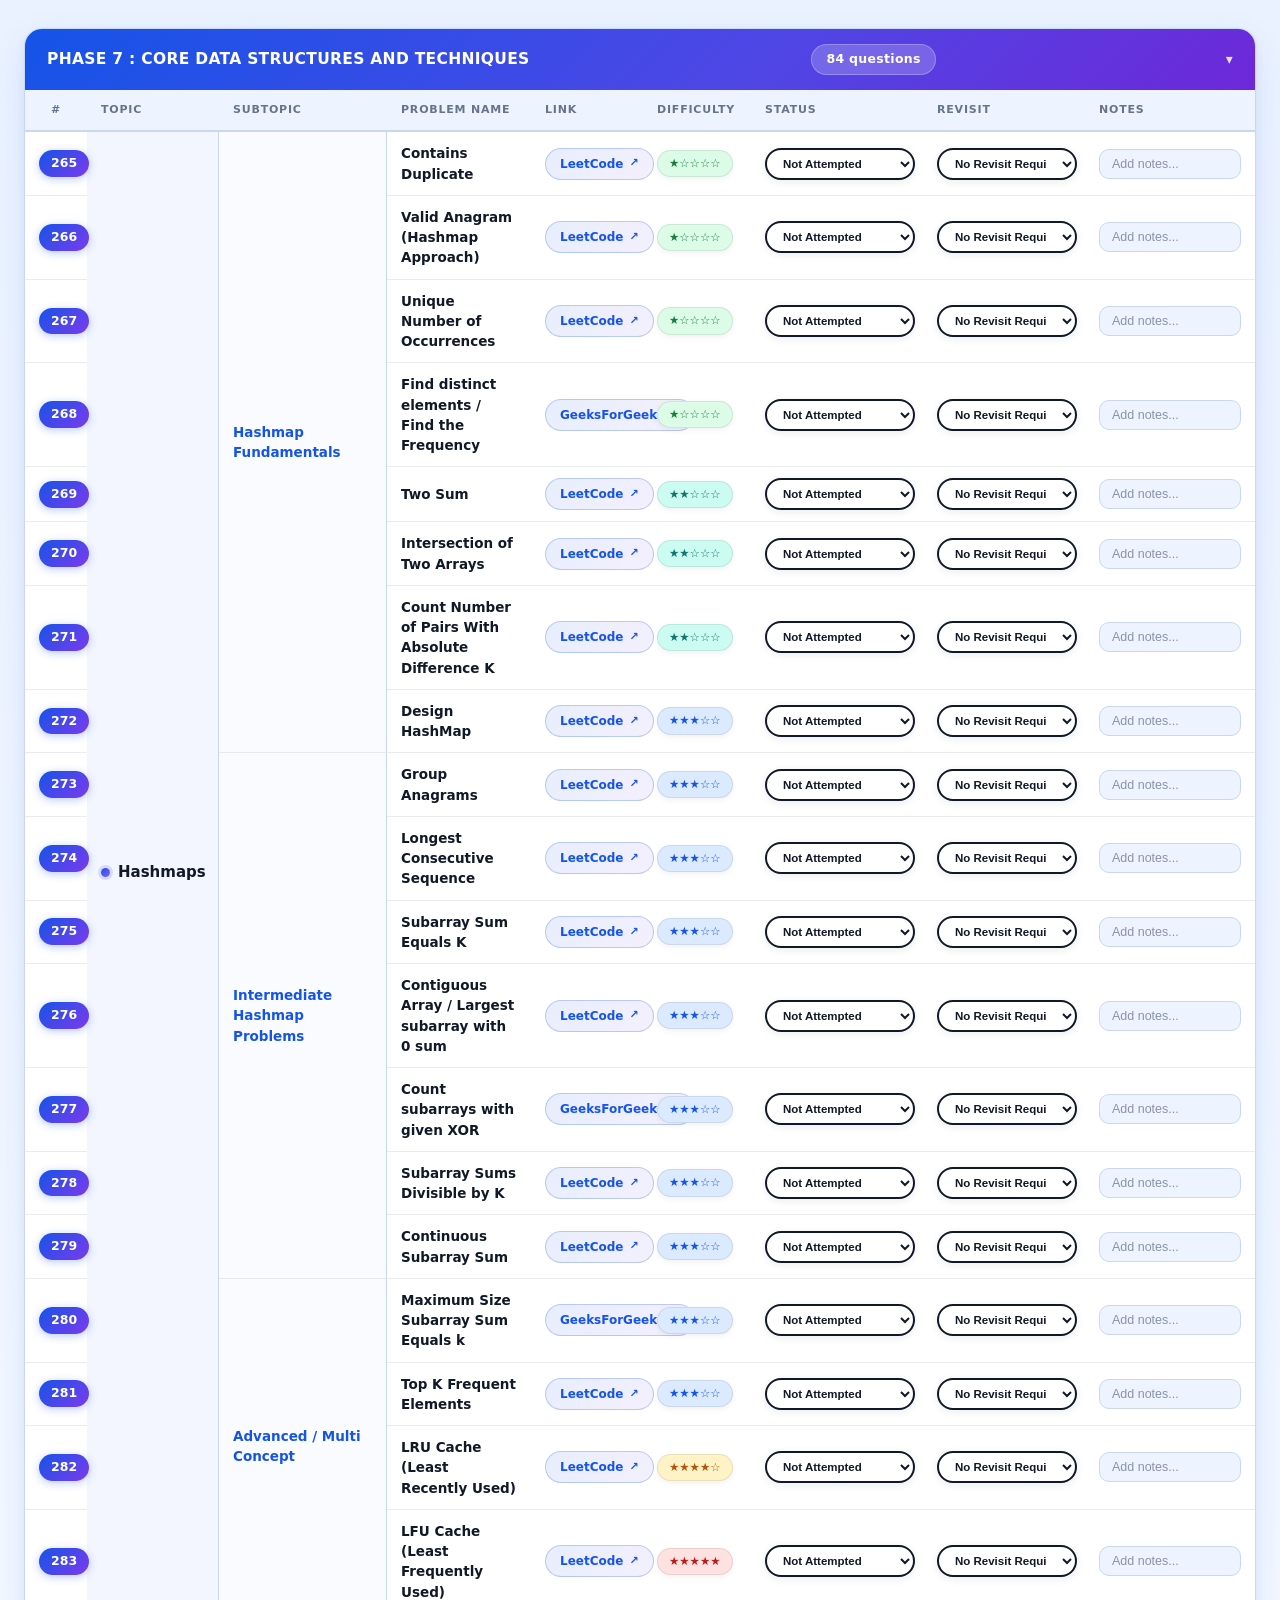
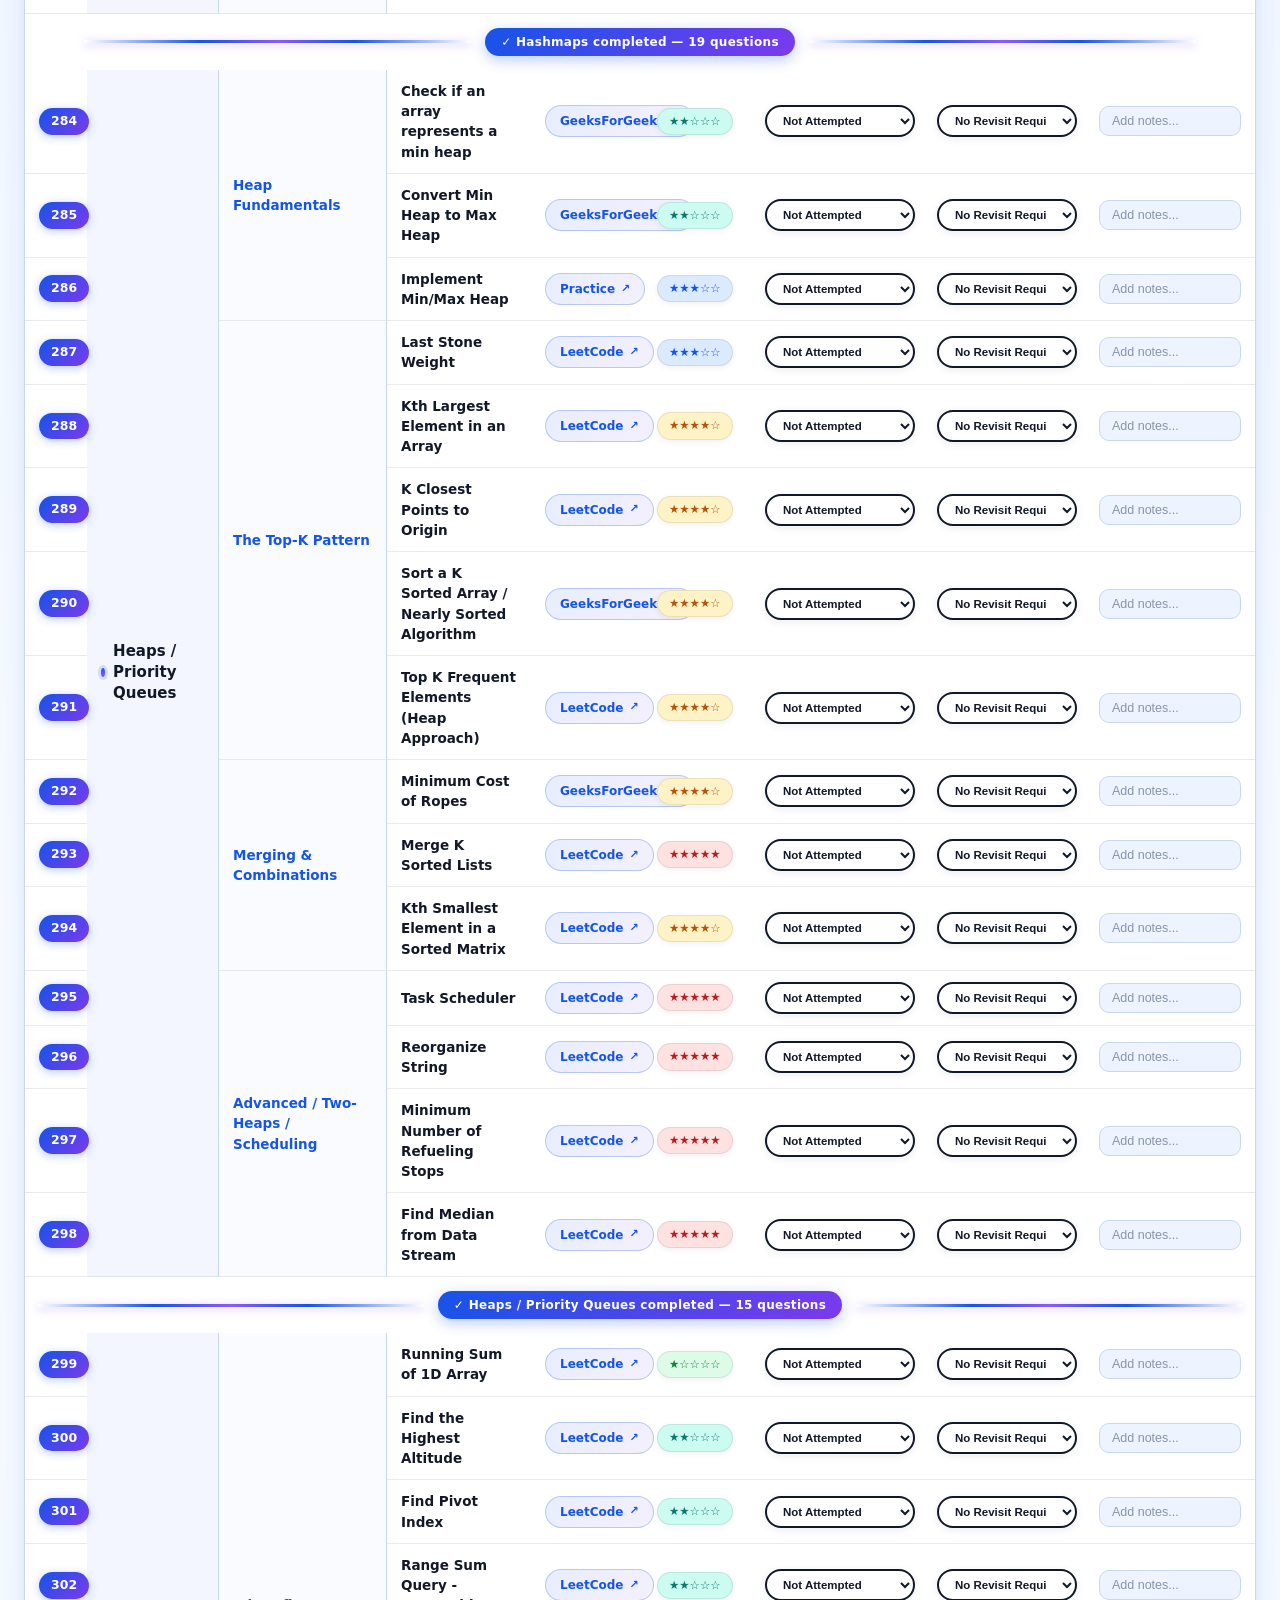
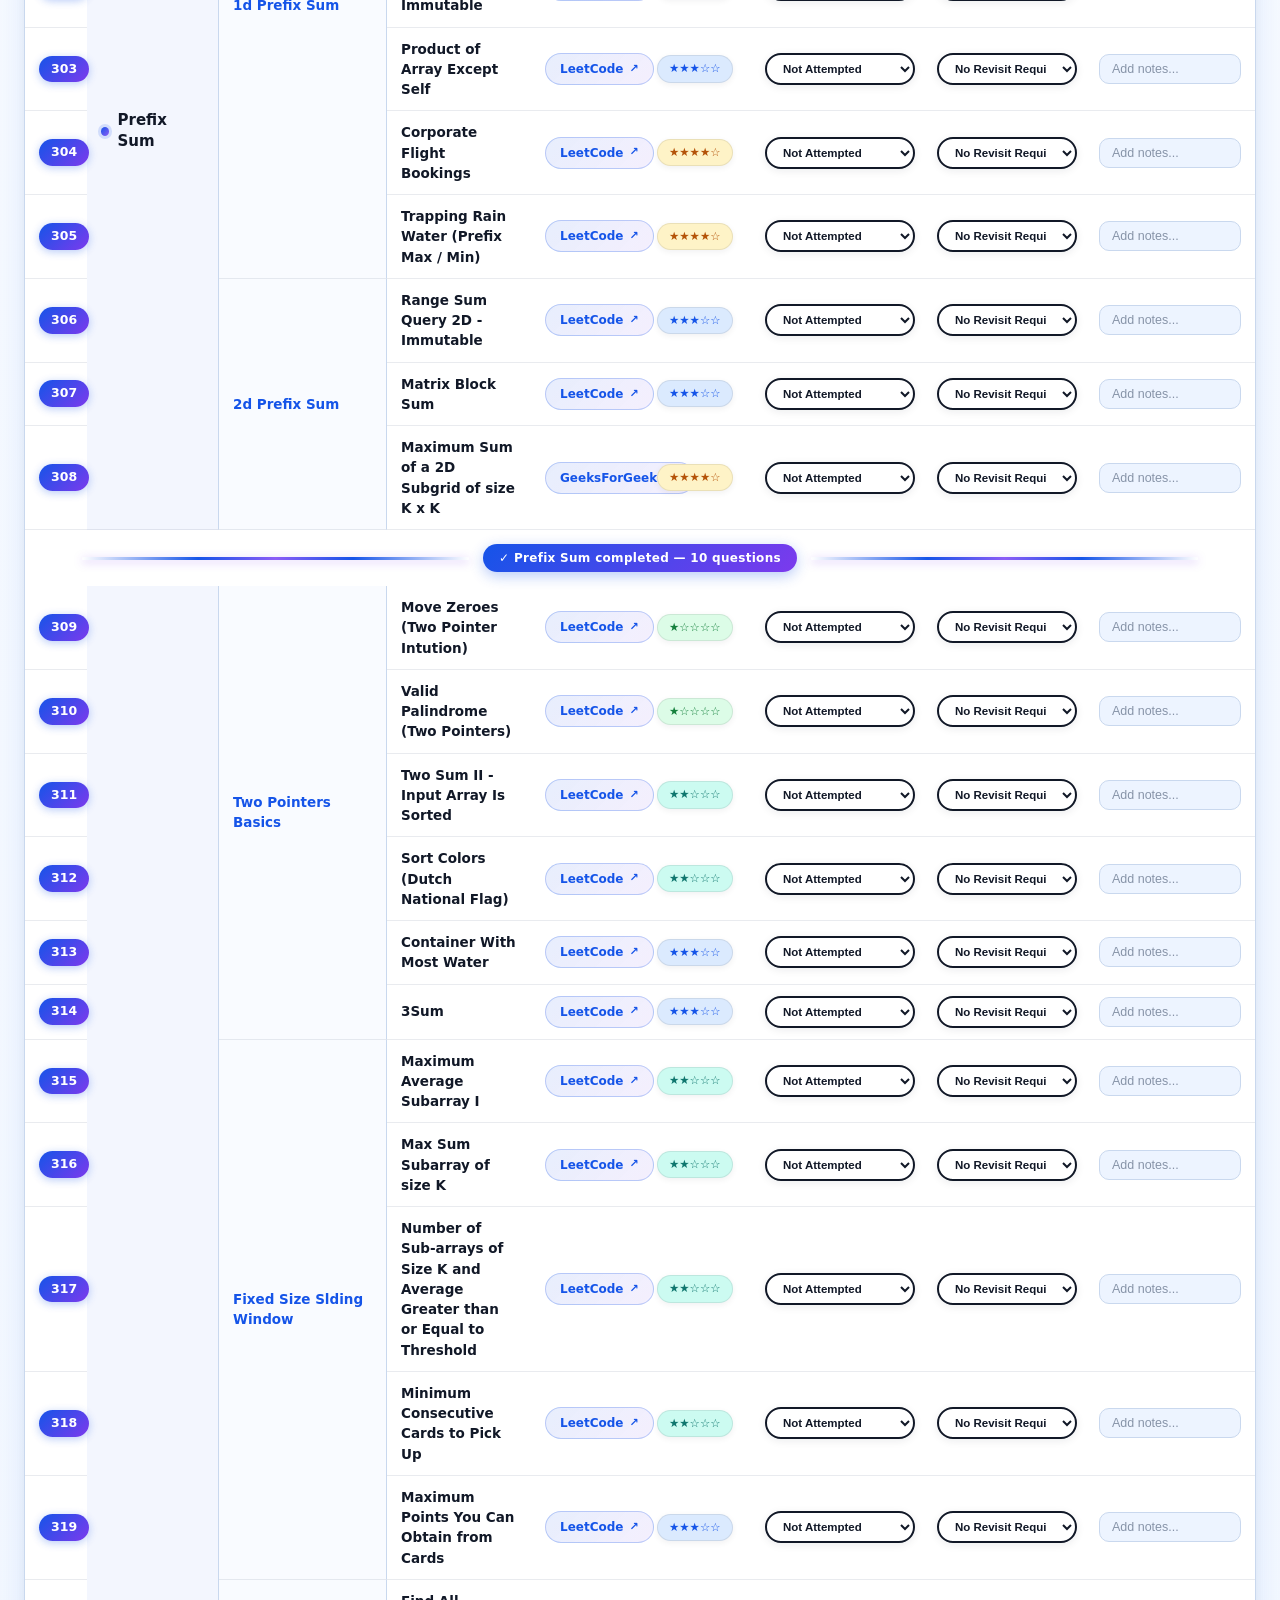
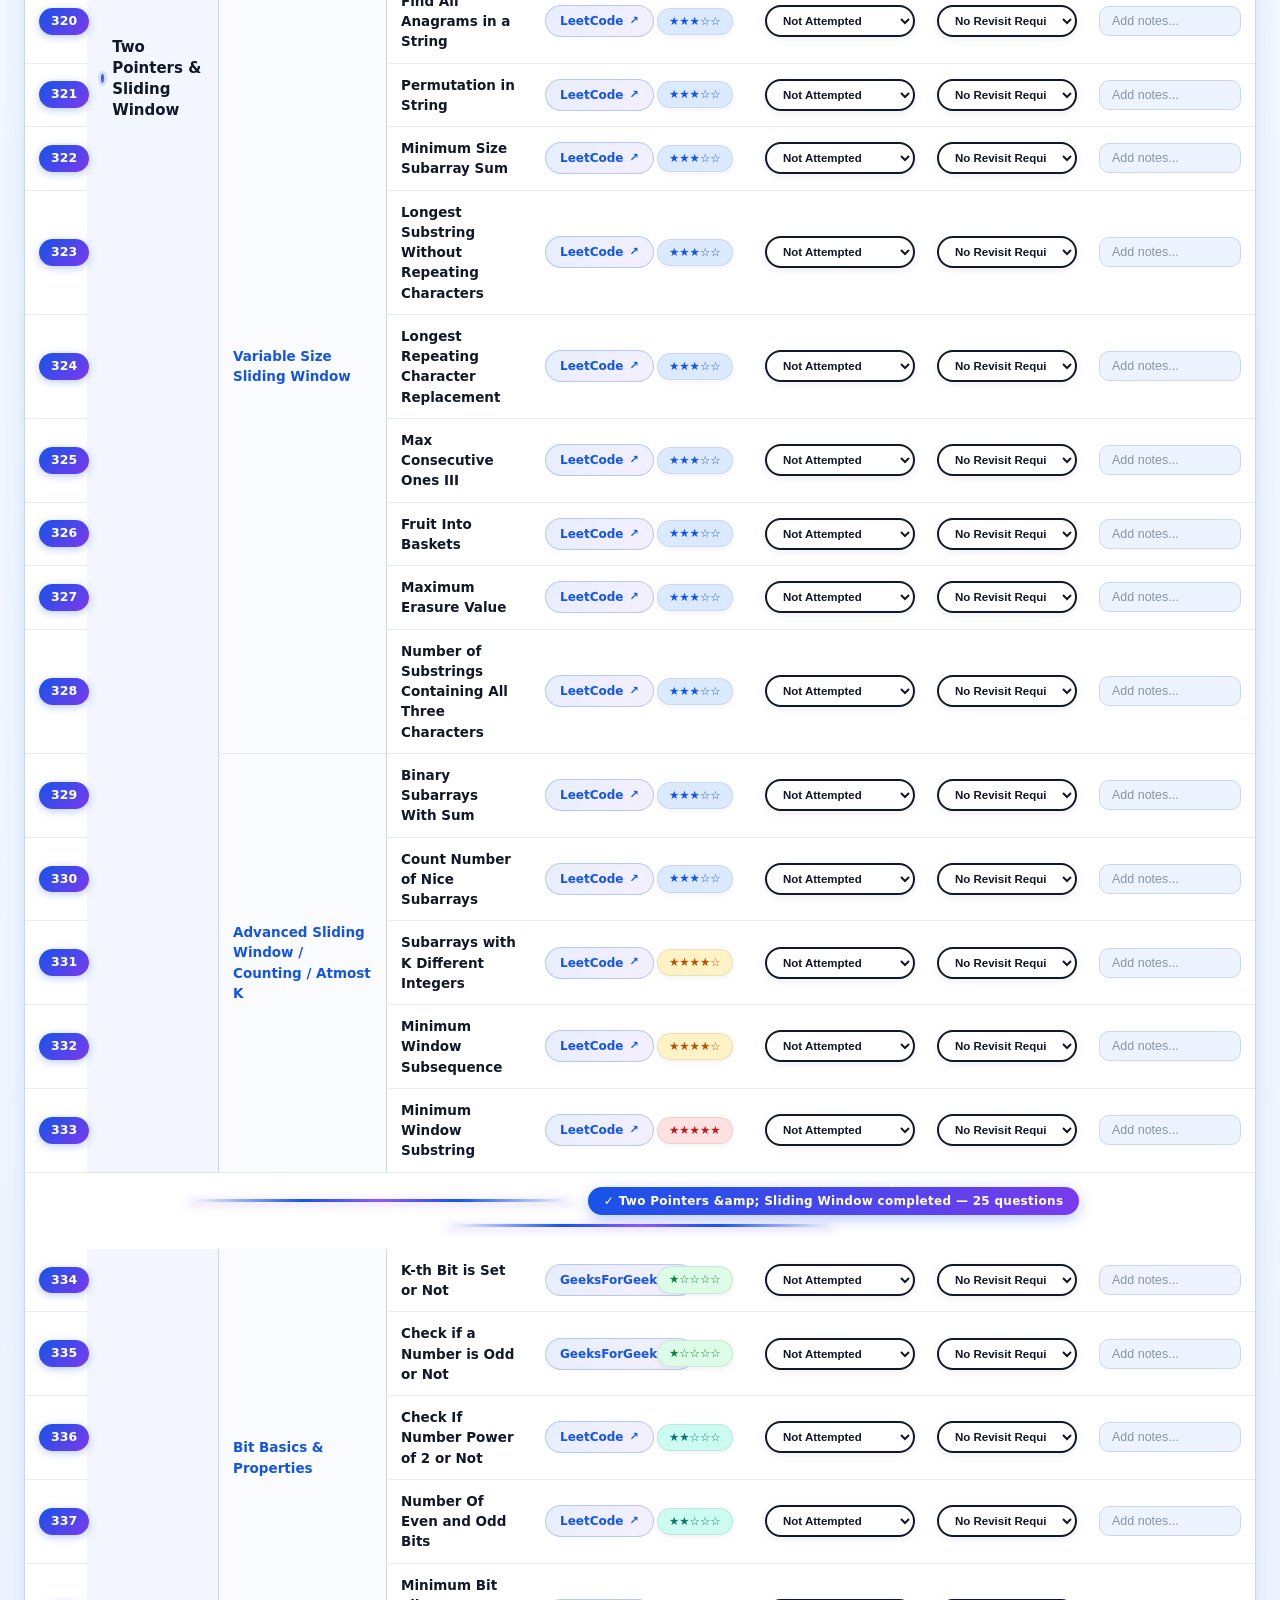
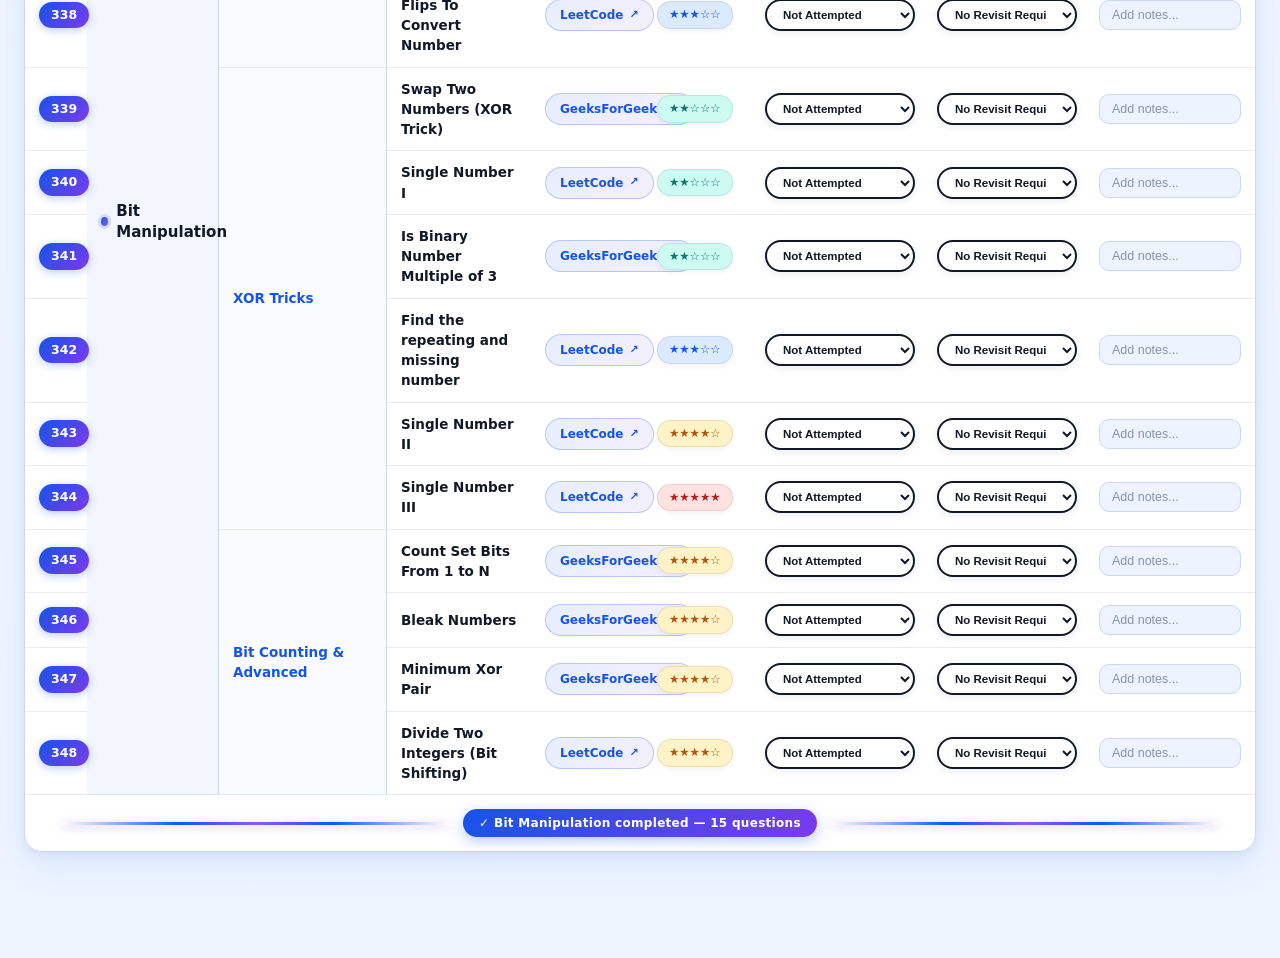
<file: p7test.html>
<!doctype html><html><head><meta charset="utf-8"><style>

:root {
    --bg: #eef5ff;
    --surface: #ffffff;
    --surface-2: #edf4ff;
    --ink: #111827;
    --muted: #64748b;
    --line: #c9d8ee;
    --blue: #1554e8;
    --green: #15803d;
    --amber: #b45309;
    --red: #b91c1c;
    --shadow: 0 18px 42px rgba(21, 84, 232, 0.12), 0 8px 22px rgba(20, 184, 166, 0.08), 0 2px 8px rgba(245, 158, 11, 0.05);
    --radius: 8px;
}
body.dark-mode {
    --bg: #020617;
    --surface: #111827;
    --surface-2: #1f2937;
    --ink: #f8fafc;
    --muted: #94a3b8;
    --line: #334155;
    --blue: #60a5fa;
    --green: #34d399;
    --amber: #fbbf24;
    --red: #f87171;
}
* { box-sizing: border-box; }
body {
    margin: 0;
    background: linear-gradient(180deg, #eaf2ff 0%, #f8fbff 34%, #eef5ff 100%);
    color: var(--ink);
    font-family: Inter, ui-sans-serif, system-ui, -apple-system, BlinkMacSystemFont, "Segoe UI", sans-serif;
    line-height: 1.5;
    transition: background 220ms ease, color 220ms ease;
}
body.dark-mode { background: linear-gradient(180deg, #020617 0%, #0f172a 42%, #111827 100%); }
a { color: inherit; text-decoration: none; }
.sr-only { position:absolute;width:1px;height:1px;padding:0;margin:-1px;overflow:hidden;clip:rect(0,0,0,0);white-space:nowrap;border:0; }
.app-shell { min-height: 100vh; }
.topbar {
    position: sticky; top: 0; z-index: 20;
    border-bottom: 1px solid rgba(255,255,255,0.55);
    background: rgba(255,255,255,0.28);
    backdrop-filter: blur(24px) saturate(160%);
    -webkit-backdrop-filter: blur(24px) saturate(160%);
    box-shadow: 0 12px 34px rgba(21,84,232,0.1), 0 4px 18px rgba(20,184,166,0.08);
}
body.dark-mode .topbar {
    background: rgba(15,23,42,0.7);
    border-bottom-color: rgba(148,163,184,0.28);
}
.topbar-inner {
    max-width: 1520px; margin: 0 auto; padding: 10px 32px;
    display: flex; align-items: center; justify-content: flex-start; gap: 16px; flex-wrap: nowrap;
}
@media (max-width: 1400px) {
    .brand p { display: none; }
}
.brand { display: flex; align-items: center; gap: 16px; min-width: 0; flex: 0 1 auto; }
.topbar-nav { margin-left: auto; display: flex; align-items: center; gap: 10px; flex-wrap: wrap; min-width: 0; }
.topbar-actions { display: flex; align-items: center; gap: 10px; margin-left: 12px; flex: 0 0 auto; }
.brand-mark { width: 168px; height: 44px; display: block; flex: 0 0 auto; position: relative; border-radius: 14px; filter: drop-shadow(0 10px 22px rgba(59,130,246,0.14)); }
.brand-mark::after {
    content:""; position:absolute; inset:-6px; border-radius:18px;
    background: radial-gradient(circle, rgba(96,165,250,0.2) 0%, rgba(96,165,250,0.06) 48%, transparent 72%);
    z-index:-1; pointer-events:none;
}
.brand-mark img { width:100%; height:100%; display:block; object-fit:contain; }
.brand h1 { margin:0; font-size:22px; line-height:1.1;
    background: linear-gradient(135deg,#0f172a 0%,#1554e8 54%,#8b5cf6 100%);
    -webkit-background-clip:text; background-clip:text; color:transparent; }
.brand p { margin:0; color:var(--muted); font-size:13px; }
.topbar-actions { display: flex; align-items: center; gap: 10px; }
.theme-toggle {
    width:40px; height:40px; display:inline-flex; align-items:center; justify-content:center;
    flex:0 0 auto; border:1px solid rgba(255,255,255,0.25);
    background: linear-gradient(135deg,#ff7a18,#ffb347); color:#fff; padding:0;
    border-radius:999px; font-size:15px; line-height:1; cursor:pointer;
    box-shadow: 0 6px 18px rgba(255,122,24,0.28), inset 0 1px 1px rgba(255,255,255,0.35);
    transition: transform 0.2s ease, box-shadow 0.2s ease, background 0.2s ease;
}
.theme-toggle:hover { transform: translateY(-2px) scale(1.04); }
.github-link {
    display: inline-flex; align-items: center; justify-content: center;
    width: 40px; height: 40px; min-height: 0; padding: 0;
    border: 1px solid rgba(255,255,255,0.25);
    background: linear-gradient(135deg,#ff7a18,#ffb347); color: #fff;
    border-radius: 999px;
    box-shadow: 0 6px 18px rgba(255,122,24,0.28), inset 0 1px 1px rgba(255,255,255,0.35);
    transition: all 0.2s ease;
}
.github-link:hover { transform: translateY(-2px) scale(1.04); }
.github-link svg { width:16px; height:16px; flex:0 0 auto; }
.must-solve-btn {
    width:146px; height:40px; display:inline-flex; align-items:center; justify-content:center;
    flex:0 0 auto; gap:8px; padding:10px 14px;
    background: linear-gradient(135deg,#ff7a18,#ffb347); color:#fff; border-radius:999px;
    text-decoration:none; font-size:15px; font-weight:700; line-height:1; letter-spacing:0.2px;
    white-space:nowrap; border:1px solid rgba(255,255,255,0.25);
    box-shadow: 0 6px 18px rgba(255,122,24,0.28), inset 0 1px 1px rgba(255,255,255,0.35);
    transition: all 0.25s ease;
}
.must-solve-btn:hover { transform: translateY(-2px) scale(1.04); background:linear-gradient(135deg,#ff6b00,#ffa62b); }
.must-solve-btn:active { transform: scale(0.96); }
.must-solve-btn span { font-size:18px; line-height:1; }
body.dark-mode .brand h1 {
    background: linear-gradient(135deg,#f8fafc 0%,#60a5fa 54%,#a78bfa 100%);
}
.sheet-shell { max-width: 1480px; margin: 0 auto; padding: 28px 24px 80px; }
.sheet-hero {
    background: linear-gradient(135deg, #1554e8 0%, #4f46e5 55%, #7c3aed 100%);
    border: none; color: #fff;
    border-radius: 20px; padding: 36px 36px 30px; margin-bottom: 28px;
    box-shadow: 0 24px 60px rgba(21,84,232,0.35), 0 8px 24px rgba(124,58,237,0.22);
    position: relative; overflow: hidden;
}
.sheet-hero::before {
    content: ""; position: absolute; inset: 0; pointer-events: none;
    background:
      radial-gradient(420px 200px at 12% -20%, rgba(255,255,255,0.22), transparent 60%),
      radial-gradient(520px 260px at 95% 130%, rgba(255,255,255,0.14), transparent 60%);
}
.sheet-hero h1 { margin: 0 0 8px; font-size: 32px; font-weight: 800; letter-spacing: -0.5px; position: relative; text-align: center; }
.sheet-hero p { margin: 0 0 22px; color: rgba(255,255,255,0.85); font-size: 15px; position: relative; text-align: center; }
.sheet-hero p strong { color: #fff; }
.stats { display: flex; gap: 14px; flex-wrap: wrap; position: relative; }
.stat {
    flex: 1 1 140px; background: rgba(255,255,255,0.14); border: 1px solid rgba(255,255,255,0.28);
    border-radius: 14px; padding: 14px 18px; backdrop-filter: blur(8px);
    transition: transform 0.2s ease, background 0.2s ease;
}
.stat:hover { transform: translateY(-2px); background: rgba(255,255,255,0.2); }
.stat strong { display: block; font-size: 24px; color: #fff; line-height: 1.1; }
.stat span { font-size: 11.5px; color: rgba(255,255,255,0.8); text-transform: uppercase; letter-spacing: 0.8px; font-weight: 700; }
/* ---- phase cards ---- */
.phase-section {
    margin-bottom: 26px; background: var(--surface);
    border: 1px solid var(--line); border-radius: 18px; overflow: hidden;
    box-shadow: 0 14px 36px rgba(21,84,232,0.1), 0 3px 10px rgba(15,23,42,0.05);
}
.phase-header {
    display: flex; align-items: center; justify-content: space-between; gap: 12px;
    background: linear-gradient(135deg, #1554e8 0%, #4f46e5 60%, #6d28d9 100%); color: #fff;
    border-radius: 0; padding: 15px 22px; font-weight: 800; font-size: 15.5px; letter-spacing: 0.3px;
    box-shadow: none; cursor: pointer; transition: filter 0.2s;
}
.phase-header:hover { filter: brightness(1.06); }
.phase-header::after { content: "▾"; font-size: 14px; opacity: 0.85; margin-left: 8px; flex: 0 0 auto; }
.phase-count { font-weight: 700; font-size: 12.5px; background: rgba(255,255,255,0.2); padding: 5px 14px; border-radius: 999px; border: 1px solid rgba(255,255,255,0.25); white-space: nowrap; }
/* ---- table ---- */
.phase-table-wrap { overflow-x: auto; border-radius: 0 0 18px 18px; background: var(--surface); }
.phase-table { width: 100%; border-collapse: separate; border-spacing: 0; margin: 0; font-size: 13.5px; min-width: 1080px; }
.phase-table thead th {
    background: var(--surface-2); color: var(--muted); font-size: 11px; font-weight: 800;
    text-transform: uppercase; letter-spacing: 0.8px; padding: 12px 14px;
    border-bottom: 2px solid var(--line);
    text-align: left; white-space: nowrap;
}
.phase-table td {
    padding: 11px 14px; border-bottom: 1px solid rgba(100,116,139,0.14); vertical-align: middle;
    border-top: none; border-left: none; border-right: none;
}
.phase-table tbody tr.problem-row { transition: background 0.15s ease; }
.phase-table tbody tr.problem-row:hover { background: rgba(21,84,232,0.05); }
body.dark-mode .phase-table tbody tr.problem-row:hover { background: rgba(96,165,250,0.08); }
.phase-table tr:last-child td { border-bottom: none; }
.topic-row td {
    background: linear-gradient(90deg, rgba(21,84,232,0.1), rgba(124,58,237,0.07)); color: var(--ink);
    padding: 12px 18px; font-weight: 800; font-size: 15px; border-bottom: 1px solid var(--line);
}
.topic-badge { font-size: 15px; display: inline-flex; align-items: center; gap: 8px; }
.topic-badge::before { content: ""; width: 9px; height: 9px; border-radius: 50%; background: linear-gradient(135deg, #1554e8, #8b5cf6); display: inline-block; box-shadow: 0 0 0 3px rgba(21,84,232,0.15); }
.subtopic-row td {
    background: rgba(0,0,0,0.025); padding: 9px 18px; font-weight: 700; font-size: 13.5px;
    color: var(--blue); border-bottom: 1px solid var(--line);
}
body.dark-mode .subtopic-row td { background: rgba(255,255,255,0.03); color: var(--blue); }
.subtopic-badge { font-size: 13.5px; }
.subtopic-count { font-weight: 700; font-size: 11.5px; color: var(--muted); background: rgba(21,84,232,0.1); padding: 3px 11px; border-radius: 999px; margin-left: 10px; border: 1px solid rgba(21,84,232,0.14); }
body.dark-mode .subtopic-count { background: rgba(96,165,250,0.12); }
.cell-name { font-weight: 600; color: var(--ink); font-size: 13.5px; }
.phase-table { table-layout: fixed; }
.phase-table th:nth-child(1) { width: 62px; }
.phase-table th:nth-child(2) { width: 132px; }
.phase-table th:nth-child(3) { width: 168px; }
.phase-table th:nth-child(5) { width: 112px; }
.phase-table th:nth-child(6) { width: 108px; }
.phase-table th:nth-child(7) { width: 172px; }
.phase-table th:nth-child(8) { width: 162px; }
.phase-table th:nth-child(9) { width: 170px; }
.cell-topic { font-weight: 800; background: rgba(21,84,232,0.05); vertical-align: middle; border-right: 1px solid var(--line) !important; white-space: normal; word-break: normal; overflow-wrap: break-word; }
.cell-subtopic { font-weight: 700; color: var(--blue); background: rgba(21,84,232,0.025); vertical-align: middle; border-right: 1px solid var(--line) !important; white-space: normal; word-break: normal; overflow-wrap: break-word; }
.topic-badge, .subtopic-badge { white-space: normal; line-height: 1.4; word-break: normal; overflow-wrap: break-word; }
body.dark-mode .cell-subtopic, body.dark-mode .cell-topic { background: rgba(96,165,250,0.06); }
/* numbering columns */
.col-sr, .col-subsr { width: 70px; text-align: center !important; }
.cell-sr, .cell-subsr { text-align: center; white-space: nowrap; }
.sr-pill {
    display: inline-flex; align-items: center; justify-content: center;
    min-width: 42px; padding: 4px 12px; border-radius: 999px;
    background: linear-gradient(135deg, #1554e8, #7c3aed);
    color: #fff; font-weight: 800; font-size: 12.5px;
    box-shadow: 0 2px 8px rgba(21,84,232,0.3);
}
.subsr-pill {
    display: inline-flex; align-items: center; justify-content: center;
    min-width: 42px; padding: 4px 12px; border-radius: 999px;
    background: rgba(21,84,232,0.09); border: 1px solid rgba(21,84,232,0.18);
    color: var(--blue); font-weight: 800; font-size: 12px;
}
body.dark-mode .subsr-pill { background: rgba(96,165,250,0.12); border-color: rgba(96,165,250,0.25); color: #bfdbfe; }
/* topic separator line */
.topic-sep td {
    padding: 14px 10px !important; background: transparent !important;
    border-bottom: none !important; text-align: center;
}
.topic-sep td > span { vertical-align: middle; }
.topic-sep-line {
    display: inline-block; height: 3px; width: 32%; border-radius: 999px;
    background: linear-gradient(90deg, transparent, #1554e8 30%, #8b5cf6 50%, #1554e8 70%, transparent);
    box-shadow: 0 2px 10px rgba(124,58,237,0.35);
}
.topic-sep-label {
    display: inline-block; margin: 0 14px; padding: 5px 16px; border-radius: 999px;
    background: linear-gradient(135deg, #1554e8, #7c3aed); color: #fff;
    font-size: 12px; font-weight: 800; letter-spacing: 0.3px; white-space: nowrap;
    box-shadow: 0 4px 14px rgba(21,84,232,0.3);
}
body.dark-mode .topic-sep-line {
    background: linear-gradient(90deg, transparent, #60a5fa 30%, #a78bfa 50%, #60a5fa 70%, transparent);
}
.cell-link { width: 110px; }
.link-btn {
    display: inline-flex; align-items: center; gap: 6px;
    background: linear-gradient(135deg, rgba(21,84,232,0.1), rgba(124,58,237,0.08));
    border: 1px solid rgba(21,84,232,0.25); color: var(--blue);
    padding: 6px 14px; border-radius: 999px; font-size: 12px; font-weight: 800;
    transition: all 0.2s; white-space: nowrap;
}
.link-btn:hover { background: linear-gradient(135deg, #1554e8, #7c3aed); color: #fff; border-color: transparent; transform: translateY(-1px); box-shadow: 0 6px 16px rgba(21,84,232,0.3); }
.link-btn::after { content: "↗"; font-size: 11px; }
.cell-star { width: 110px; }
.star-badge {
    display: inline-flex; align-items: center; gap: 4px;
    padding: 4px 11px; border-radius: 999px; font-size: 11.5px; font-weight: 800;
    color: var(--sc); background: var(--sb); border: 1px solid rgba(0,0,0,0.08);
    white-space: nowrap; box-shadow: 0 2px 6px rgba(15,23,42,0.06);
}
body.dark-mode .star-badge { border-color: rgba(255,255,255,0.12); }
.cell-status { width: 190px; }
.cell-revisit { width: 170px; }
.cell-notes { min-width: 200px; }
.status-dropdown {
    display: inline-flex; align-items: center; width: 100%;
    padding: 7px 12px; border-radius: 999px; font-size: 11.5px; font-weight: 800;
    border: 2px solid; cursor: pointer; transition: all 0.2s; white-space: nowrap;
    background: var(--surface); color: var(--ink); min-width: 150px;
    box-shadow: 0 2px 8px rgba(15,23,42,0.08);
}
.status-dropdown:hover { transform: translateY(-1px); box-shadow: 0 4px 14px rgba(15,23,42,0.12); }
.status-dropdown:focus { outline: none; box-shadow: 0 0 0 3px rgba(21,84,232,0.18); }
.status-dropdown option { padding: 10px 14px; font-size: 12px; }
body.dark-mode .status-dropdown { background: #1f2937; color: #f8fafc; border-color: rgba(255,255,255,0.12); }
.revisit-dropdown {
    display: inline-flex; align-items: center; width: 100%;
    padding: 7px 12px; border-radius: 999px; font-size: 11.5px; font-weight: 800;
    border: 2px solid; cursor: pointer; transition: all 0.2s; white-space: nowrap;
    background: var(--surface); color: var(--ink); min-width: 140px;
    box-shadow: 0 2px 8px rgba(15,23,42,0.08);
}
.revisit-dropdown:hover { transform: translateY(-1px); box-shadow: 0 4px 14px rgba(15,23,42,0.12); }
.revisit-dropdown:focus { outline: none; box-shadow: 0 0 0 3px rgba(21,84,232,0.18); }
.revisit-dropdown option { padding: 10px 14px; font-size: 12px; }
body.dark-mode .revisit-dropdown { background: #1f2937; color: #f8fafc; border-color: rgba(255,255,255,0.12); }
.notes-input {
    width: 100%; padding: 7px 12px; border-radius: 10px; border: 1px solid var(--line);
    background: var(--surface-2); color: var(--ink); font-size: 12.5px;
    transition: border 0.2s, box-shadow 0.2s, background 0.2s;
}
.notes-input::placeholder { color: var(--muted); opacity: 0.75; }
.notes-input:hover { border-color: rgba(21,84,232,0.35); }
.notes-input:focus { outline: none; border-color: var(--blue); box-shadow: 0 0 0 3px rgba(21,84,232,0.15); background: var(--surface); }
body.dark-mode .notes-input { background: #1f2937; border-color: rgba(255,255,255,0.12); color: #f8fafc; }
/* progress bar inside hero */
.hero-progress { margin: 0 0 22px; height: 10px; border-radius: 999px; background: rgba(255,255,255,0.25); overflow: hidden; position: relative; }
.hero-progress i { display: block; height: 100%; width: 0%; border-radius: 999px; background: linear-gradient(90deg, #4ade80, #a7f3d0); transition: width 0.4s ease; }
/* search bar */
.sheet-toolbar {
    display: flex; gap: 12px; align-items: center; margin-bottom: 20px; flex-wrap: wrap;
    background: var(--surface); border: 1px solid var(--line); border-radius: 14px; padding: 12px 16px;
    box-shadow: 0 8px 24px rgba(21,84,232,0.08);
}
.sheet-search {
    flex: 1 1 260px; display: flex; align-items: center; gap: 10px;
    background: var(--surface-2); border: 1px solid var(--line); border-radius: 999px; padding: 9px 16px;
}
.sheet-search input { flex: 1; border: none; outline: none; background: transparent; color: var(--ink); font-size: 13.5px; }
.sheet-search input::placeholder { color: var(--muted); }
.toolbar-hint { font-size: 12.5px; color: var(--muted); white-space: nowrap; }
.toolbar-hint b { color: var(--ink); }
/* hamburger: hidden on desktop */
.nav-toggle {
    display: none; width: 42px; height: 42px; flex: 0 0 auto;
    align-items: center; justify-content: center; flex-direction: column; gap: 5px;
    border: 1px solid rgba(255,255,255,0.25); border-radius: 12px; cursor: pointer;
    background: linear-gradient(135deg,#ff7a18,#ffb347); color: #fff; padding: 0;
    box-shadow: 0 6px 18px rgba(255,122,24,0.28), inset 0 1px 1px rgba(255,255,255,0.35);
}
.nav-toggle i { display: block; width: 20px; height: 2.5px; border-radius: 2px; background: #fff; transition: transform 0.25s ease, opacity 0.2s ease; }
.nav-toggle.open i:nth-child(1) { transform: translateY(7.5px) rotate(45deg); }
.nav-toggle.open i:nth-child(2) { opacity: 0; }
.nav-toggle.open i:nth-child(3) { transform: translateY(-7.5px) rotate(-45deg); }
.nav-backdrop {
    display: none; position: fixed; inset: 0; z-index: 40;
    background: transparent;
}
.nav-backdrop.show { display: block; }
@media (max-width: 1024px) {
    .sheet-shell { padding: 22px 16px 70px; }
    .topbar-inner { padding: 10px 18px; gap: 12px; }
    .topbar-nav { gap: 8px; }
    .must-solve-btn { width: auto; height: 38px; padding: 8px 14px; font-size: 13.5px; }
    .must-solve-btn span { font-size: 16px; }
    .brand-mark { width: 140px; height: 38px; }
    .brand p { display: none; }
    .sheet-hero { padding: 26px 24px; }
    .sheet-hero h1 { font-size: 26px; }
    .phase-table { font-size: 13px; min-width: 960px; }
}
/* ---- Mobile: table becomes cards ---- */
@media (max-width: 768px) {
    .sheet-shell { padding: 14px 10px 60px; }
    .sheet-hero { padding: 22px 18px; border-radius: 16px; margin-bottom: 16px; }
    .sheet-hero h1 { font-size: 21px; }
    .sheet-hero p { font-size: 13px; margin-bottom: 16px; }
    .stats { gap: 8px; }
    .stat { flex: 1 1 calc(33% - 8px); min-width: 0; padding: 10px 12px; border-radius: 12px; }
    .stat strong { font-size: 17px; }
    .stat span { font-size: 10px; letter-spacing: 0.4px; }
    .sheet-toolbar { padding: 10px 12px; border-radius: 12px; margin-bottom: 14px; }
    .sheet-search { flex: 1 1 100%; padding: 8px 14px; }
    .sheet-search input { font-size: 13px; }
    .toolbar-hint { font-size: 12px; }
    .topbar { position: sticky; }
    .topbar-inner { gap: 0; padding: 8px 12px; flex-direction: row; align-items: center; }
    .brand { margin-right: auto; }
    .brand-mark { width: 120px; height: 34px; }
    .nav-toggle { display: inline-flex; margin-left: 8px; }
    /* dropdown panel */
    .topbar-nav {
        display: none; position: absolute; top: 100%; right: 10px; left: auto;
        width: min(280px, calc(100vw - 20px)); z-index: 50;
        flex-direction: column; align-items: stretch; gap: 8px;
        background: var(--surface); border: 1px solid var(--line); border-radius: 14px;
        padding: 12px; box-shadow: 0 20px 50px rgba(2,6,23,0.25);
    }
    body.dark-mode .topbar-nav { background: #0f172a; }
    .topbar-nav.open { display: flex; animation: navDrop 0.22s ease; }
    @keyframes navDrop { from { opacity: 0; transform: translateY(-8px); } to { opacity: 1; transform: none; } }
    .topbar-nav .must-solve-btn { width: 100%; height: 44px; font-size: 14px; }
    .topbar-nav .must-solve-btn span { font-size: 16px; }
    .topbar-actions { width: auto; margin-left: 8px; }
    .github-link-text { display: none; }
    .github-link { min-height: 42px; min-width: 42px; padding: 8px 10px; flex: 0 0 auto; }
    .theme-toggle { width: 42px; height: 42px; }
    .phase-section { margin-bottom: 16px; border-radius: 14px; }
    .phase-header { font-size: 13px; padding: 12px 14px; top: 56px; flex-wrap: wrap; gap: 8px; }
    .phase-count { font-size: 11px; padding: 4px 10px; }
    /* card layout */
    .phase-table-wrap { overflow-x: visible; }
    .phase-table { min-width: 0; display: block; }
    .phase-table thead { display: none; }
    .phase-table tbody { display: block; padding: 10px; }
    .phase-section.collapsed .phase-table-wrap { display: none; }
    .phase-table tr.problem-row {
        display: grid; grid-template-columns: 1fr 1fr;
        gap: 8px 10px; padding: 14px 12px; margin-bottom: 10px;
        background: var(--surface-2); border: 1px solid var(--line); border-radius: 12px;
    }
    .phase-table tr.problem-row::before {
        content: attr(data-topic) "  •  " attr(data-sub);
        grid-column: 1 / -1; font-size: 11px; font-weight: 800;
        text-transform: uppercase; letter-spacing: 0.6px; color: var(--blue);
        background: rgba(21,84,232,0.08); border: 1px solid rgba(21,84,232,0.16);
        border-radius: 8px; padding: 6px 10px; text-align: center;
    }
    body.dark-mode .phase-table tr.problem-row { background: rgba(255,255,255,0.03); }
    .phase-table tr.problem-row:hover { background: var(--surface-2); }
    .phase-table td { border: none !important; padding: 0; vertical-align: middle; }
    .cell-sr { grid-column: 1 / -1; }
    .sr-pill { font-size: 11px; }
    .cell-name { grid-column: 1 / -1; font-size: 14.5px; line-height: 1.4; }
    .cell-topic, .cell-subtopic { display: none; }
    .cell-link { grid-column: span 1; }
    .link-btn { width: 100%; justify-content: center; padding: 8px 10px; font-size: 12.5px; }
    .cell-star { grid-column: span 1; display: flex; justify-content: flex-end; }
    .cell-status { grid-column: 1 / -1; width: 100%; }
    .cell-revisit { grid-column: 1 / -1; width: 100%; }
    .status-dropdown, .revisit-dropdown { width: 100%; min-width: 0; padding: 9px 14px; font-size: 12.5px; }
    .cell-notes { grid-column: 1 / -1; min-width: 0; width: 100%; }
    .notes-input { padding: 9px 12px; font-size: 13px; }
    .topic-sep { display: none; }
    .topic-sep td { padding: 10px 4px 6px; }
    .topic-sep-line span { font-size: 11px; padding: 5px 14px; max-width: 100%; }
    .notes-input { font-size: 16px; }
}
/* ---- Small phones ---- */
@media (max-width: 480px) {
    .sheet-hero h1 { font-size: 19px; }
    .stat { flex: 1 1 calc(50% - 8px); }
    .brand-mark { width: 104px; height: 30px; }
    .phase-table tr.problem-row { grid-template-columns: 1fr; padding: 12px 10px; }
    .cell-topic, .cell-subtopic, .cell-link, .cell-star { grid-column: 1 / -1; }
    .cell-star { justify-content: flex-start; }
    .phase-header { font-size: 12px; }
    .must-solve-btn { padding: 7px 10px; font-size: 11.5px; }
}
/* ---- Large desktops ---- */
@media (min-width: 1600px) {
    .sheet-shell { max-width: 1680px; }
    .phase-table { font-size: 14.5px; }
}
/* ---- Landscape phones / short screens ---- */
@media (max-height: 500px) and (max-width: 900px) {
    .sheet-hero { padding: 16px; margin-bottom: 12px; }
    .sheet-hero h1 { font-size: 19px; }
    .stats { gap: 6px; }
    .stat { padding: 8px 10px; }
}
/* ---- Touch: bigger tap targets, no sticky quirks ---- */
@media (hover: none) and (pointer: coarse) {
    .status-dropdown, .revisit-dropdown, .link-btn, .notes-input { min-height: 40px; }
    .phase-header { top: 0; }
    .phase-table thead th { top: 0; }
}

</style></head><body><div class="sheet-shell"><section class="phase-section"><div class="phase-header" onclick="togglePhase(this)"><span class="phase-name">PHASE 7 : CORE DATA STRUCTURES AND TECHNIQUES</span><span class="phase-count">84 questions</span></div><div class="phase-table-wrap"><table class="phase-table"><thead><tr><th class="col-sr">#</th><th>Topic</th><th>Subtopic</th><th>Problem Name</th><th>Link</th><th>Difficulty</th><th>Status</th><th>Revisit</th><th>Notes</th></tr></thead><tbody><tr class="problem-row" data-topic="Hashmaps" data-sub="Hashmap Fundamentals"><td class="cell-sr"><span class="sr-pill">265</span></td><td class="cell-topic" rowspan="19"><span class="topic-badge">Hashmaps</span></td><td class="cell-subtopic" rowspan="8"><span class="subtopic-badge">Hashmap Fundamentals</span></td><td class="cell-name">Contains Duplicate</td><td class="cell-link"><a href="https://leetcode.com/problems/contains-duplicate/" target="_blank" rel="noopener noreferrer" class="link-btn">LeetCode</a></td><td class="cell-star"><span class="star-badge" data-stars="1" style="--sc:#15803d;--sb:#dcfce7" title="Easy">★☆☆☆☆</span></td><td class="cell-status"><select class="status-dropdown" data-pid="Contains Duplicate" onchange="updateStatus(this)"><option value="not_attempted" style="background-color: #94a3b8; color: #ffffff;">Not Attempted</option><option value="tried" style="background-color: #fca5a5; color: #7f1d1d;">Tried (couldn't think of logic)</option><option value="logic_done" style="background-color: #fde047; color: #713f12;">Logic Done (couldn't code)</option><option value="code_done" style="background-color: #bfdbfe; color: #1e3a8a;">Code Done (but has error)</option><option value="done" style="background-color: #15803d; color: #ffffff;">Done</option></select></td><td class="cell-revisit"><select class="revisit-dropdown" data-pid="Contains Duplicate" onchange="updateRevisit(this)"><option value="no_revisit" style="background-color: #7a6a36; color: #ffffff;">No Revisit Required</option><option value="not_attempted" style="background-color: #94a3b8; color: #ffffff;">Not Attempted</option><option value="revisit" style="background-color: #f97316; color: #ffffff;">Revisit</option><option value="can_revisit" style="background-color: #d97706; color: #ffffff;">Can Revisit</option></select></td><td class="cell-notes"><input type="text" class="notes-input" data-pid="Contains Duplicate" placeholder="Add notes..." /></td></tr><tr class="problem-row" data-topic="Hashmaps" data-sub="Hashmap Fundamentals"><td class="cell-sr"><span class="sr-pill">266</span></td><td class="cell-name">Valid Anagram (Hashmap Approach)</td><td class="cell-link"><a href="https://leetcode.com/problems/valid-anagram/" target="_blank" rel="noopener noreferrer" class="link-btn">LeetCode</a></td><td class="cell-star"><span class="star-badge" data-stars="1" style="--sc:#15803d;--sb:#dcfce7" title="Easy">★☆☆☆☆</span></td><td class="cell-status"><select class="status-dropdown" data-pid="Valid Anagram (Hashmap Approach)" onchange="updateStatus(this)"><option value="not_attempted" style="background-color: #94a3b8; color: #ffffff;">Not Attempted</option><option value="tried" style="background-color: #fca5a5; color: #7f1d1d;">Tried (couldn't think of logic)</option><option value="logic_done" style="background-color: #fde047; color: #713f12;">Logic Done (couldn't code)</option><option value="code_done" style="background-color: #bfdbfe; color: #1e3a8a;">Code Done (but has error)</option><option value="done" style="background-color: #15803d; color: #ffffff;">Done</option></select></td><td class="cell-revisit"><select class="revisit-dropdown" data-pid="Valid Anagram (Hashmap Approach)" onchange="updateRevisit(this)"><option value="no_revisit" style="background-color: #7a6a36; color: #ffffff;">No Revisit Required</option><option value="not_attempted" style="background-color: #94a3b8; color: #ffffff;">Not Attempted</option><option value="revisit" style="background-color: #f97316; color: #ffffff;">Revisit</option><option value="can_revisit" style="background-color: #d97706; color: #ffffff;">Can Revisit</option></select></td><td class="cell-notes"><input type="text" class="notes-input" data-pid="Valid Anagram (Hashmap Approach)" placeholder="Add notes..." /></td></tr><tr class="problem-row" data-topic="Hashmaps" data-sub="Hashmap Fundamentals"><td class="cell-sr"><span class="sr-pill">267</span></td><td class="cell-name">Unique Number of Occurrences</td><td class="cell-link"><a href="https://leetcode.com/problems/unique-number-of-occurrences/" target="_blank" rel="noopener noreferrer" class="link-btn">LeetCode</a></td><td class="cell-star"><span class="star-badge" data-stars="1" style="--sc:#15803d;--sb:#dcfce7" title="Easy">★☆☆☆☆</span></td><td class="cell-status"><select class="status-dropdown" data-pid="Unique Number of Occurrences" onchange="updateStatus(this)"><option value="not_attempted" style="background-color: #94a3b8; color: #ffffff;">Not Attempted</option><option value="tried" style="background-color: #fca5a5; color: #7f1d1d;">Tried (couldn't think of logic)</option><option value="logic_done" style="background-color: #fde047; color: #713f12;">Logic Done (couldn't code)</option><option value="code_done" style="background-color: #bfdbfe; color: #1e3a8a;">Code Done (but has error)</option><option value="done" style="background-color: #15803d; color: #ffffff;">Done</option></select></td><td class="cell-revisit"><select class="revisit-dropdown" data-pid="Unique Number of Occurrences" onchange="updateRevisit(this)"><option value="no_revisit" style="background-color: #7a6a36; color: #ffffff;">No Revisit Required</option><option value="not_attempted" style="background-color: #94a3b8; color: #ffffff;">Not Attempted</option><option value="revisit" style="background-color: #f97316; color: #ffffff;">Revisit</option><option value="can_revisit" style="background-color: #d97706; color: #ffffff;">Can Revisit</option></select></td><td class="cell-notes"><input type="text" class="notes-input" data-pid="Unique Number of Occurrences" placeholder="Add notes..." /></td></tr><tr class="problem-row" data-topic="Hashmaps" data-sub="Hashmap Fundamentals"><td class="cell-sr"><span class="sr-pill">268</span></td><td class="cell-name">Find distinct elements / Find the Frequency</td><td class="cell-link"><a href="https://www.geeksforgeeks.org/problems/find-distinct-elements--130928/1" target="_blank" rel="noopener noreferrer" class="link-btn">GeeksForGeeks</a></td><td class="cell-star"><span class="star-badge" data-stars="1" style="--sc:#15803d;--sb:#dcfce7" title="Easy">★☆☆☆☆</span></td><td class="cell-status"><select class="status-dropdown" data-pid="Find distinct elements / Find the Frequency" onchange="updateStatus(this)"><option value="not_attempted" style="background-color: #94a3b8; color: #ffffff;">Not Attempted</option><option value="tried" style="background-color: #fca5a5; color: #7f1d1d;">Tried (couldn't think of logic)</option><option value="logic_done" style="background-color: #fde047; color: #713f12;">Logic Done (couldn't code)</option><option value="code_done" style="background-color: #bfdbfe; color: #1e3a8a;">Code Done (but has error)</option><option value="done" style="background-color: #15803d; color: #ffffff;">Done</option></select></td><td class="cell-revisit"><select class="revisit-dropdown" data-pid="Find distinct elements / Find the Frequency" onchange="updateRevisit(this)"><option value="no_revisit" style="background-color: #7a6a36; color: #ffffff;">No Revisit Required</option><option value="not_attempted" style="background-color: #94a3b8; color: #ffffff;">Not Attempted</option><option value="revisit" style="background-color: #f97316; color: #ffffff;">Revisit</option><option value="can_revisit" style="background-color: #d97706; color: #ffffff;">Can Revisit</option></select></td><td class="cell-notes"><input type="text" class="notes-input" data-pid="Find distinct elements / Find the Frequency" placeholder="Add notes..." /></td></tr><tr class="problem-row" data-topic="Hashmaps" data-sub="Hashmap Fundamentals"><td class="cell-sr"><span class="sr-pill">269</span></td><td class="cell-name">Two Sum</td><td class="cell-link"><a href="https://leetcode.com/problems/two-sum/" target="_blank" rel="noopener noreferrer" class="link-btn">LeetCode</a></td><td class="cell-star"><span class="star-badge" data-stars="2" style="--sc:#0f766e;--sb:#ccfbf1" title="Easy-Medium">★★☆☆☆</span></td><td class="cell-status"><select class="status-dropdown" data-pid="Two Sum" onchange="updateStatus(this)"><option value="not_attempted" style="background-color: #94a3b8; color: #ffffff;">Not Attempted</option><option value="tried" style="background-color: #fca5a5; color: #7f1d1d;">Tried (couldn't think of logic)</option><option value="logic_done" style="background-color: #fde047; color: #713f12;">Logic Done (couldn't code)</option><option value="code_done" style="background-color: #bfdbfe; color: #1e3a8a;">Code Done (but has error)</option><option value="done" style="background-color: #15803d; color: #ffffff;">Done</option></select></td><td class="cell-revisit"><select class="revisit-dropdown" data-pid="Two Sum" onchange="updateRevisit(this)"><option value="no_revisit" style="background-color: #7a6a36; color: #ffffff;">No Revisit Required</option><option value="not_attempted" style="background-color: #94a3b8; color: #ffffff;">Not Attempted</option><option value="revisit" style="background-color: #f97316; color: #ffffff;">Revisit</option><option value="can_revisit" style="background-color: #d97706; color: #ffffff;">Can Revisit</option></select></td><td class="cell-notes"><input type="text" class="notes-input" data-pid="Two Sum" placeholder="Add notes..." /></td></tr><tr class="problem-row" data-topic="Hashmaps" data-sub="Hashmap Fundamentals"><td class="cell-sr"><span class="sr-pill">270</span></td><td class="cell-name">Intersection of Two Arrays</td><td class="cell-link"><a href="https://leetcode.com/problems/intersection-of-two-arrays/" target="_blank" rel="noopener noreferrer" class="link-btn">LeetCode</a></td><td class="cell-star"><span class="star-badge" data-stars="2" style="--sc:#0f766e;--sb:#ccfbf1" title="Easy-Medium">★★☆☆☆</span></td><td class="cell-status"><select class="status-dropdown" data-pid="Intersection of Two Arrays" onchange="updateStatus(this)"><option value="not_attempted" style="background-color: #94a3b8; color: #ffffff;">Not Attempted</option><option value="tried" style="background-color: #fca5a5; color: #7f1d1d;">Tried (couldn't think of logic)</option><option value="logic_done" style="background-color: #fde047; color: #713f12;">Logic Done (couldn't code)</option><option value="code_done" style="background-color: #bfdbfe; color: #1e3a8a;">Code Done (but has error)</option><option value="done" style="background-color: #15803d; color: #ffffff;">Done</option></select></td><td class="cell-revisit"><select class="revisit-dropdown" data-pid="Intersection of Two Arrays" onchange="updateRevisit(this)"><option value="no_revisit" style="background-color: #7a6a36; color: #ffffff;">No Revisit Required</option><option value="not_attempted" style="background-color: #94a3b8; color: #ffffff;">Not Attempted</option><option value="revisit" style="background-color: #f97316; color: #ffffff;">Revisit</option><option value="can_revisit" style="background-color: #d97706; color: #ffffff;">Can Revisit</option></select></td><td class="cell-notes"><input type="text" class="notes-input" data-pid="Intersection of Two Arrays" placeholder="Add notes..." /></td></tr><tr class="problem-row" data-topic="Hashmaps" data-sub="Hashmap Fundamentals"><td class="cell-sr"><span class="sr-pill">271</span></td><td class="cell-name">Count Number of Pairs With Absolute Difference K</td><td class="cell-link"><a href="https://leetcode.com/problems/count-number-of-pairs-with-absolute-difference-k/" target="_blank" rel="noopener noreferrer" class="link-btn">LeetCode</a></td><td class="cell-star"><span class="star-badge" data-stars="2" style="--sc:#0f766e;--sb:#ccfbf1" title="Easy-Medium">★★☆☆☆</span></td><td class="cell-status"><select class="status-dropdown" data-pid="Count Number of Pairs With Absolute Difference K" onchange="updateStatus(this)"><option value="not_attempted" style="background-color: #94a3b8; color: #ffffff;">Not Attempted</option><option value="tried" style="background-color: #fca5a5; color: #7f1d1d;">Tried (couldn't think of logic)</option><option value="logic_done" style="background-color: #fde047; color: #713f12;">Logic Done (couldn't code)</option><option value="code_done" style="background-color: #bfdbfe; color: #1e3a8a;">Code Done (but has error)</option><option value="done" style="background-color: #15803d; color: #ffffff;">Done</option></select></td><td class="cell-revisit"><select class="revisit-dropdown" data-pid="Count Number of Pairs With Absolute Difference K" onchange="updateRevisit(this)"><option value="no_revisit" style="background-color: #7a6a36; color: #ffffff;">No Revisit Required</option><option value="not_attempted" style="background-color: #94a3b8; color: #ffffff;">Not Attempted</option><option value="revisit" style="background-color: #f97316; color: #ffffff;">Revisit</option><option value="can_revisit" style="background-color: #d97706; color: #ffffff;">Can Revisit</option></select></td><td class="cell-notes"><input type="text" class="notes-input" data-pid="Count Number of Pairs With Absolute Difference K" placeholder="Add notes..." /></td></tr><tr class="problem-row" data-topic="Hashmaps" data-sub="Hashmap Fundamentals"><td class="cell-sr"><span class="sr-pill">272</span></td><td class="cell-name">Design HashMap</td><td class="cell-link"><a href="https://leetcode.com/problems/design-hashmap/" target="_blank" rel="noopener noreferrer" class="link-btn">LeetCode</a></td><td class="cell-star"><span class="star-badge" data-stars="3" style="--sc:#1554e8;--sb:#dbeafe" title="Medium">★★★☆☆</span></td><td class="cell-status"><select class="status-dropdown" data-pid="Design HashMap" onchange="updateStatus(this)"><option value="not_attempted" style="background-color: #94a3b8; color: #ffffff;">Not Attempted</option><option value="tried" style="background-color: #fca5a5; color: #7f1d1d;">Tried (couldn't think of logic)</option><option value="logic_done" style="background-color: #fde047; color: #713f12;">Logic Done (couldn't code)</option><option value="code_done" style="background-color: #bfdbfe; color: #1e3a8a;">Code Done (but has error)</option><option value="done" style="background-color: #15803d; color: #ffffff;">Done</option></select></td><td class="cell-revisit"><select class="revisit-dropdown" data-pid="Design HashMap" onchange="updateRevisit(this)"><option value="no_revisit" style="background-color: #7a6a36; color: #ffffff;">No Revisit Required</option><option value="not_attempted" style="background-color: #94a3b8; color: #ffffff;">Not Attempted</option><option value="revisit" style="background-color: #f97316; color: #ffffff;">Revisit</option><option value="can_revisit" style="background-color: #d97706; color: #ffffff;">Can Revisit</option></select></td><td class="cell-notes"><input type="text" class="notes-input" data-pid="Design HashMap" placeholder="Add notes..." /></td></tr><tr class="problem-row" data-topic="Hashmaps" data-sub="Intermediate Hashmap Problems"><td class="cell-sr"><span class="sr-pill">273</span></td><td class="cell-subtopic" rowspan="7"><span class="subtopic-badge">Intermediate Hashmap Problems</span></td><td class="cell-name">Group Anagrams</td><td class="cell-link"><a href="https://leetcode.com/problems/group-anagrams/" target="_blank" rel="noopener noreferrer" class="link-btn">LeetCode</a></td><td class="cell-star"><span class="star-badge" data-stars="3" style="--sc:#1554e8;--sb:#dbeafe" title="Medium">★★★☆☆</span></td><td class="cell-status"><select class="status-dropdown" data-pid="Group Anagrams" onchange="updateStatus(this)"><option value="not_attempted" style="background-color: #94a3b8; color: #ffffff;">Not Attempted</option><option value="tried" style="background-color: #fca5a5; color: #7f1d1d;">Tried (couldn't think of logic)</option><option value="logic_done" style="background-color: #fde047; color: #713f12;">Logic Done (couldn't code)</option><option value="code_done" style="background-color: #bfdbfe; color: #1e3a8a;">Code Done (but has error)</option><option value="done" style="background-color: #15803d; color: #ffffff;">Done</option></select></td><td class="cell-revisit"><select class="revisit-dropdown" data-pid="Group Anagrams" onchange="updateRevisit(this)"><option value="no_revisit" style="background-color: #7a6a36; color: #ffffff;">No Revisit Required</option><option value="not_attempted" style="background-color: #94a3b8; color: #ffffff;">Not Attempted</option><option value="revisit" style="background-color: #f97316; color: #ffffff;">Revisit</option><option value="can_revisit" style="background-color: #d97706; color: #ffffff;">Can Revisit</option></select></td><td class="cell-notes"><input type="text" class="notes-input" data-pid="Group Anagrams" placeholder="Add notes..." /></td></tr><tr class="problem-row" data-topic="Hashmaps" data-sub="Intermediate Hashmap Problems"><td class="cell-sr"><span class="sr-pill">274</span></td><td class="cell-name">Longest Consecutive Sequence</td><td class="cell-link"><a href="https://leetcode.com/problems/longest-consecutive-sequence/" target="_blank" rel="noopener noreferrer" class="link-btn">LeetCode</a></td><td class="cell-star"><span class="star-badge" data-stars="3" style="--sc:#1554e8;--sb:#dbeafe" title="Medium">★★★☆☆</span></td><td class="cell-status"><select class="status-dropdown" data-pid="Longest Consecutive Sequence" onchange="updateStatus(this)"><option value="not_attempted" style="background-color: #94a3b8; color: #ffffff;">Not Attempted</option><option value="tried" style="background-color: #fca5a5; color: #7f1d1d;">Tried (couldn't think of logic)</option><option value="logic_done" style="background-color: #fde047; color: #713f12;">Logic Done (couldn't code)</option><option value="code_done" style="background-color: #bfdbfe; color: #1e3a8a;">Code Done (but has error)</option><option value="done" style="background-color: #15803d; color: #ffffff;">Done</option></select></td><td class="cell-revisit"><select class="revisit-dropdown" data-pid="Longest Consecutive Sequence" onchange="updateRevisit(this)"><option value="no_revisit" style="background-color: #7a6a36; color: #ffffff;">No Revisit Required</option><option value="not_attempted" style="background-color: #94a3b8; color: #ffffff;">Not Attempted</option><option value="revisit" style="background-color: #f97316; color: #ffffff;">Revisit</option><option value="can_revisit" style="background-color: #d97706; color: #ffffff;">Can Revisit</option></select></td><td class="cell-notes"><input type="text" class="notes-input" data-pid="Longest Consecutive Sequence" placeholder="Add notes..." /></td></tr><tr class="problem-row" data-topic="Hashmaps" data-sub="Intermediate Hashmap Problems"><td class="cell-sr"><span class="sr-pill">275</span></td><td class="cell-name">Subarray Sum Equals K</td><td class="cell-link"><a href="https://leetcode.com/problems/subarray-sum-equals-k/" target="_blank" rel="noopener noreferrer" class="link-btn">LeetCode</a></td><td class="cell-star"><span class="star-badge" data-stars="3" style="--sc:#1554e8;--sb:#dbeafe" title="Medium">★★★☆☆</span></td><td class="cell-status"><select class="status-dropdown" data-pid="Subarray Sum Equals K" onchange="updateStatus(this)"><option value="not_attempted" style="background-color: #94a3b8; color: #ffffff;">Not Attempted</option><option value="tried" style="background-color: #fca5a5; color: #7f1d1d;">Tried (couldn't think of logic)</option><option value="logic_done" style="background-color: #fde047; color: #713f12;">Logic Done (couldn't code)</option><option value="code_done" style="background-color: #bfdbfe; color: #1e3a8a;">Code Done (but has error)</option><option value="done" style="background-color: #15803d; color: #ffffff;">Done</option></select></td><td class="cell-revisit"><select class="revisit-dropdown" data-pid="Subarray Sum Equals K" onchange="updateRevisit(this)"><option value="no_revisit" style="background-color: #7a6a36; color: #ffffff;">No Revisit Required</option><option value="not_attempted" style="background-color: #94a3b8; color: #ffffff;">Not Attempted</option><option value="revisit" style="background-color: #f97316; color: #ffffff;">Revisit</option><option value="can_revisit" style="background-color: #d97706; color: #ffffff;">Can Revisit</option></select></td><td class="cell-notes"><input type="text" class="notes-input" data-pid="Subarray Sum Equals K" placeholder="Add notes..." /></td></tr><tr class="problem-row" data-topic="Hashmaps" data-sub="Intermediate Hashmap Problems"><td class="cell-sr"><span class="sr-pill">276</span></td><td class="cell-name">Contiguous Array / Largest subarray with 0 sum</td><td class="cell-link"><a href="https://leetcode.com/problems/contiguous-array/" target="_blank" rel="noopener noreferrer" class="link-btn">LeetCode</a></td><td class="cell-star"><span class="star-badge" data-stars="3" style="--sc:#1554e8;--sb:#dbeafe" title="Medium">★★★☆☆</span></td><td class="cell-status"><select class="status-dropdown" data-pid="Contiguous Array / Largest subarray with 0 sum" onchange="updateStatus(this)"><option value="not_attempted" style="background-color: #94a3b8; color: #ffffff;">Not Attempted</option><option value="tried" style="background-color: #fca5a5; color: #7f1d1d;">Tried (couldn't think of logic)</option><option value="logic_done" style="background-color: #fde047; color: #713f12;">Logic Done (couldn't code)</option><option value="code_done" style="background-color: #bfdbfe; color: #1e3a8a;">Code Done (but has error)</option><option value="done" style="background-color: #15803d; color: #ffffff;">Done</option></select></td><td class="cell-revisit"><select class="revisit-dropdown" data-pid="Contiguous Array / Largest subarray with 0 sum" onchange="updateRevisit(this)"><option value="no_revisit" style="background-color: #7a6a36; color: #ffffff;">No Revisit Required</option><option value="not_attempted" style="background-color: #94a3b8; color: #ffffff;">Not Attempted</option><option value="revisit" style="background-color: #f97316; color: #ffffff;">Revisit</option><option value="can_revisit" style="background-color: #d97706; color: #ffffff;">Can Revisit</option></select></td><td class="cell-notes"><input type="text" class="notes-input" data-pid="Contiguous Array / Largest subarray with 0 sum" placeholder="Add notes..." /></td></tr><tr class="problem-row" data-topic="Hashmaps" data-sub="Intermediate Hashmap Problems"><td class="cell-sr"><span class="sr-pill">277</span></td><td class="cell-name">Count subarrays with given XOR</td><td class="cell-link"><a href="https://www.geeksforgeeks.org/problems/count-subarray-with-given-xor/1" target="_blank" rel="noopener noreferrer" class="link-btn">GeeksForGeeks</a></td><td class="cell-star"><span class="star-badge" data-stars="3" style="--sc:#1554e8;--sb:#dbeafe" title="Medium">★★★☆☆</span></td><td class="cell-status"><select class="status-dropdown" data-pid="Count subarrays with given XOR" onchange="updateStatus(this)"><option value="not_attempted" style="background-color: #94a3b8; color: #ffffff;">Not Attempted</option><option value="tried" style="background-color: #fca5a5; color: #7f1d1d;">Tried (couldn't think of logic)</option><option value="logic_done" style="background-color: #fde047; color: #713f12;">Logic Done (couldn't code)</option><option value="code_done" style="background-color: #bfdbfe; color: #1e3a8a;">Code Done (but has error)</option><option value="done" style="background-color: #15803d; color: #ffffff;">Done</option></select></td><td class="cell-revisit"><select class="revisit-dropdown" data-pid="Count subarrays with given XOR" onchange="updateRevisit(this)"><option value="no_revisit" style="background-color: #7a6a36; color: #ffffff;">No Revisit Required</option><option value="not_attempted" style="background-color: #94a3b8; color: #ffffff;">Not Attempted</option><option value="revisit" style="background-color: #f97316; color: #ffffff;">Revisit</option><option value="can_revisit" style="background-color: #d97706; color: #ffffff;">Can Revisit</option></select></td><td class="cell-notes"><input type="text" class="notes-input" data-pid="Count subarrays with given XOR" placeholder="Add notes..." /></td></tr><tr class="problem-row" data-topic="Hashmaps" data-sub="Intermediate Hashmap Problems"><td class="cell-sr"><span class="sr-pill">278</span></td><td class="cell-name">Subarray Sums Divisible by K</td><td class="cell-link"><a href="https://leetcode.com/problems/subarray-sums-divisible-by-k/" target="_blank" rel="noopener noreferrer" class="link-btn">LeetCode</a></td><td class="cell-star"><span class="star-badge" data-stars="3" style="--sc:#1554e8;--sb:#dbeafe" title="Medium">★★★☆☆</span></td><td class="cell-status"><select class="status-dropdown" data-pid="Subarray Sums Divisible by K" onchange="updateStatus(this)"><option value="not_attempted" style="background-color: #94a3b8; color: #ffffff;">Not Attempted</option><option value="tried" style="background-color: #fca5a5; color: #7f1d1d;">Tried (couldn't think of logic)</option><option value="logic_done" style="background-color: #fde047; color: #713f12;">Logic Done (couldn't code)</option><option value="code_done" style="background-color: #bfdbfe; color: #1e3a8a;">Code Done (but has error)</option><option value="done" style="background-color: #15803d; color: #ffffff;">Done</option></select></td><td class="cell-revisit"><select class="revisit-dropdown" data-pid="Subarray Sums Divisible by K" onchange="updateRevisit(this)"><option value="no_revisit" style="background-color: #7a6a36; color: #ffffff;">No Revisit Required</option><option value="not_attempted" style="background-color: #94a3b8; color: #ffffff;">Not Attempted</option><option value="revisit" style="background-color: #f97316; color: #ffffff;">Revisit</option><option value="can_revisit" style="background-color: #d97706; color: #ffffff;">Can Revisit</option></select></td><td class="cell-notes"><input type="text" class="notes-input" data-pid="Subarray Sums Divisible by K" placeholder="Add notes..." /></td></tr><tr class="problem-row" data-topic="Hashmaps" data-sub="Intermediate Hashmap Problems"><td class="cell-sr"><span class="sr-pill">279</span></td><td class="cell-name">Continuous Subarray Sum</td><td class="cell-link"><a href="https://leetcode.com/problems/continuous-subarray-sum/description/" target="_blank" rel="noopener noreferrer" class="link-btn">LeetCode</a></td><td class="cell-star"><span class="star-badge" data-stars="3" style="--sc:#1554e8;--sb:#dbeafe" title="Medium">★★★☆☆</span></td><td class="cell-status"><select class="status-dropdown" data-pid="Continuous Subarray Sum" onchange="updateStatus(this)"><option value="not_attempted" style="background-color: #94a3b8; color: #ffffff;">Not Attempted</option><option value="tried" style="background-color: #fca5a5; color: #7f1d1d;">Tried (couldn't think of logic)</option><option value="logic_done" style="background-color: #fde047; color: #713f12;">Logic Done (couldn't code)</option><option value="code_done" style="background-color: #bfdbfe; color: #1e3a8a;">Code Done (but has error)</option><option value="done" style="background-color: #15803d; color: #ffffff;">Done</option></select></td><td class="cell-revisit"><select class="revisit-dropdown" data-pid="Continuous Subarray Sum" onchange="updateRevisit(this)"><option value="no_revisit" style="background-color: #7a6a36; color: #ffffff;">No Revisit Required</option><option value="not_attempted" style="background-color: #94a3b8; color: #ffffff;">Not Attempted</option><option value="revisit" style="background-color: #f97316; color: #ffffff;">Revisit</option><option value="can_revisit" style="background-color: #d97706; color: #ffffff;">Can Revisit</option></select></td><td class="cell-notes"><input type="text" class="notes-input" data-pid="Continuous Subarray Sum" placeholder="Add notes..." /></td></tr><tr class="problem-row" data-topic="Hashmaps" data-sub="Advanced / Multi Concept"><td class="cell-sr"><span class="sr-pill">280</span></td><td class="cell-subtopic" rowspan="4"><span class="subtopic-badge">Advanced / Multi Concept</span></td><td class="cell-name">Maximum Size Subarray Sum Equals k</td><td class="cell-link"><a href="https://www.geeksforgeeks.org/problems/longest-sub-array-with-sum-k0809/1" target="_blank" rel="noopener noreferrer" class="link-btn">GeeksForGeeks</a></td><td class="cell-star"><span class="star-badge" data-stars="3" style="--sc:#1554e8;--sb:#dbeafe" title="Medium">★★★☆☆</span></td><td class="cell-status"><select class="status-dropdown" data-pid="Maximum Size Subarray Sum Equals k" onchange="updateStatus(this)"><option value="not_attempted" style="background-color: #94a3b8; color: #ffffff;">Not Attempted</option><option value="tried" style="background-color: #fca5a5; color: #7f1d1d;">Tried (couldn't think of logic)</option><option value="logic_done" style="background-color: #fde047; color: #713f12;">Logic Done (couldn't code)</option><option value="code_done" style="background-color: #bfdbfe; color: #1e3a8a;">Code Done (but has error)</option><option value="done" style="background-color: #15803d; color: #ffffff;">Done</option></select></td><td class="cell-revisit"><select class="revisit-dropdown" data-pid="Maximum Size Subarray Sum Equals k" onchange="updateRevisit(this)"><option value="no_revisit" style="background-color: #7a6a36; color: #ffffff;">No Revisit Required</option><option value="not_attempted" style="background-color: #94a3b8; color: #ffffff;">Not Attempted</option><option value="revisit" style="background-color: #f97316; color: #ffffff;">Revisit</option><option value="can_revisit" style="background-color: #d97706; color: #ffffff;">Can Revisit</option></select></td><td class="cell-notes"><input type="text" class="notes-input" data-pid="Maximum Size Subarray Sum Equals k" placeholder="Add notes..." /></td></tr><tr class="problem-row" data-topic="Hashmaps" data-sub="Advanced / Multi Concept"><td class="cell-sr"><span class="sr-pill">281</span></td><td class="cell-name">Top K Frequent Elements</td><td class="cell-link"><a href="https://leetcode.com/problems/top-k-frequent-elements/" target="_blank" rel="noopener noreferrer" class="link-btn">LeetCode</a></td><td class="cell-star"><span class="star-badge" data-stars="3" style="--sc:#1554e8;--sb:#dbeafe" title="Medium">★★★☆☆</span></td><td class="cell-status"><select class="status-dropdown" data-pid="Top K Frequent Elements" onchange="updateStatus(this)"><option value="not_attempted" style="background-color: #94a3b8; color: #ffffff;">Not Attempted</option><option value="tried" style="background-color: #fca5a5; color: #7f1d1d;">Tried (couldn't think of logic)</option><option value="logic_done" style="background-color: #fde047; color: #713f12;">Logic Done (couldn't code)</option><option value="code_done" style="background-color: #bfdbfe; color: #1e3a8a;">Code Done (but has error)</option><option value="done" style="background-color: #15803d; color: #ffffff;">Done</option></select></td><td class="cell-revisit"><select class="revisit-dropdown" data-pid="Top K Frequent Elements" onchange="updateRevisit(this)"><option value="no_revisit" style="background-color: #7a6a36; color: #ffffff;">No Revisit Required</option><option value="not_attempted" style="background-color: #94a3b8; color: #ffffff;">Not Attempted</option><option value="revisit" style="background-color: #f97316; color: #ffffff;">Revisit</option><option value="can_revisit" style="background-color: #d97706; color: #ffffff;">Can Revisit</option></select></td><td class="cell-notes"><input type="text" class="notes-input" data-pid="Top K Frequent Elements" placeholder="Add notes..." /></td></tr><tr class="problem-row" data-topic="Hashmaps" data-sub="Advanced / Multi Concept"><td class="cell-sr"><span class="sr-pill">282</span></td><td class="cell-name">LRU Cache (Least Recently Used)</td><td class="cell-link"><a href="https://leetcode.com/problems/lru-cache/" target="_blank" rel="noopener noreferrer" class="link-btn">LeetCode</a></td><td class="cell-star"><span class="star-badge" data-stars="4" style="--sc:#b45309;--sb:#fef3c7" title="Medium-Hard">★★★★☆</span></td><td class="cell-status"><select class="status-dropdown" data-pid="LRU Cache (Least Recently Used)" onchange="updateStatus(this)"><option value="not_attempted" style="background-color: #94a3b8; color: #ffffff;">Not Attempted</option><option value="tried" style="background-color: #fca5a5; color: #7f1d1d;">Tried (couldn't think of logic)</option><option value="logic_done" style="background-color: #fde047; color: #713f12;">Logic Done (couldn't code)</option><option value="code_done" style="background-color: #bfdbfe; color: #1e3a8a;">Code Done (but has error)</option><option value="done" style="background-color: #15803d; color: #ffffff;">Done</option></select></td><td class="cell-revisit"><select class="revisit-dropdown" data-pid="LRU Cache (Least Recently Used)" onchange="updateRevisit(this)"><option value="no_revisit" style="background-color: #7a6a36; color: #ffffff;">No Revisit Required</option><option value="not_attempted" style="background-color: #94a3b8; color: #ffffff;">Not Attempted</option><option value="revisit" style="background-color: #f97316; color: #ffffff;">Revisit</option><option value="can_revisit" style="background-color: #d97706; color: #ffffff;">Can Revisit</option></select></td><td class="cell-notes"><input type="text" class="notes-input" data-pid="LRU Cache (Least Recently Used)" placeholder="Add notes..." /></td></tr><tr class="problem-row" data-topic="Hashmaps" data-sub="Advanced / Multi Concept"><td class="cell-sr"><span class="sr-pill">283</span></td><td class="cell-name">LFU Cache (Least Frequently Used)</td><td class="cell-link"><a href="https://leetcode.com/problems/lfu-cache/" target="_blank" rel="noopener noreferrer" class="link-btn">LeetCode</a></td><td class="cell-star"><span class="star-badge" data-stars="5" style="--sc:#b91c1c;--sb:#fee2e2" title="Hard">★★★★★</span></td><td class="cell-status"><select class="status-dropdown" data-pid="LFU Cache (Least Frequently Used)" onchange="updateStatus(this)"><option value="not_attempted" style="background-color: #94a3b8; color: #ffffff;">Not Attempted</option><option value="tried" style="background-color: #fca5a5; color: #7f1d1d;">Tried (couldn't think of logic)</option><option value="logic_done" style="background-color: #fde047; color: #713f12;">Logic Done (couldn't code)</option><option value="code_done" style="background-color: #bfdbfe; color: #1e3a8a;">Code Done (but has error)</option><option value="done" style="background-color: #15803d; color: #ffffff;">Done</option></select></td><td class="cell-revisit"><select class="revisit-dropdown" data-pid="LFU Cache (Least Frequently Used)" onchange="updateRevisit(this)"><option value="no_revisit" style="background-color: #7a6a36; color: #ffffff;">No Revisit Required</option><option value="not_attempted" style="background-color: #94a3b8; color: #ffffff;">Not Attempted</option><option value="revisit" style="background-color: #f97316; color: #ffffff;">Revisit</option><option value="can_revisit" style="background-color: #d97706; color: #ffffff;">Can Revisit</option></select></td><td class="cell-notes"><input type="text" class="notes-input" data-pid="LFU Cache (Least Frequently Used)" placeholder="Add notes..." /></td></tr><tr class="topic-sep"><td colspan="9"><span class="topic-sep-line"></span><span class="topic-sep-label">&#10003; Hashmaps completed &mdash; 19 questions</span><span class="topic-sep-line"></span></td></tr><tr class="problem-row" data-topic="Heaps / Priority Queues" data-sub="Heap Fundamentals"><td class="cell-sr"><span class="sr-pill">284</span></td><td class="cell-topic" rowspan="15"><span class="topic-badge">Heaps / Priority Queues</span></td><td class="cell-subtopic" rowspan="3"><span class="subtopic-badge">Heap Fundamentals</span></td><td class="cell-name">Check if an array represents a min heap</td><td class="cell-link"><a href="https://www.geeksforgeeks.org/problems/does-array-represent-heap4345/1" target="_blank" rel="noopener noreferrer" class="link-btn">GeeksForGeeks</a></td><td class="cell-star"><span class="star-badge" data-stars="2" style="--sc:#0f766e;--sb:#ccfbf1" title="Easy-Medium">★★☆☆☆</span></td><td class="cell-status"><select class="status-dropdown" data-pid="Check if an array represents a min heap" onchange="updateStatus(this)"><option value="not_attempted" style="background-color: #94a3b8; color: #ffffff;">Not Attempted</option><option value="tried" style="background-color: #fca5a5; color: #7f1d1d;">Tried (couldn't think of logic)</option><option value="logic_done" style="background-color: #fde047; color: #713f12;">Logic Done (couldn't code)</option><option value="code_done" style="background-color: #bfdbfe; color: #1e3a8a;">Code Done (but has error)</option><option value="done" style="background-color: #15803d; color: #ffffff;">Done</option></select></td><td class="cell-revisit"><select class="revisit-dropdown" data-pid="Check if an array represents a min heap" onchange="updateRevisit(this)"><option value="no_revisit" style="background-color: #7a6a36; color: #ffffff;">No Revisit Required</option><option value="not_attempted" style="background-color: #94a3b8; color: #ffffff;">Not Attempted</option><option value="revisit" style="background-color: #f97316; color: #ffffff;">Revisit</option><option value="can_revisit" style="background-color: #d97706; color: #ffffff;">Can Revisit</option></select></td><td class="cell-notes"><input type="text" class="notes-input" data-pid="Check if an array represents a min heap" placeholder="Add notes..." /></td></tr><tr class="problem-row" data-topic="Heaps / Priority Queues" data-sub="Heap Fundamentals"><td class="cell-sr"><span class="sr-pill">285</span></td><td class="cell-name">Convert Min Heap to Max Heap</td><td class="cell-link"><a href="https://www.geeksforgeeks.org/problems/convert-min-heap-to-max-heap-1666385109/1" target="_blank" rel="noopener noreferrer" class="link-btn">GeeksForGeeks</a></td><td class="cell-star"><span class="star-badge" data-stars="2" style="--sc:#0f766e;--sb:#ccfbf1" title="Easy-Medium">★★☆☆☆</span></td><td class="cell-status"><select class="status-dropdown" data-pid="Convert Min Heap to Max Heap" onchange="updateStatus(this)"><option value="not_attempted" style="background-color: #94a3b8; color: #ffffff;">Not Attempted</option><option value="tried" style="background-color: #fca5a5; color: #7f1d1d;">Tried (couldn't think of logic)</option><option value="logic_done" style="background-color: #fde047; color: #713f12;">Logic Done (couldn't code)</option><option value="code_done" style="background-color: #bfdbfe; color: #1e3a8a;">Code Done (but has error)</option><option value="done" style="background-color: #15803d; color: #ffffff;">Done</option></select></td><td class="cell-revisit"><select class="revisit-dropdown" data-pid="Convert Min Heap to Max Heap" onchange="updateRevisit(this)"><option value="no_revisit" style="background-color: #7a6a36; color: #ffffff;">No Revisit Required</option><option value="not_attempted" style="background-color: #94a3b8; color: #ffffff;">Not Attempted</option><option value="revisit" style="background-color: #f97316; color: #ffffff;">Revisit</option><option value="can_revisit" style="background-color: #d97706; color: #ffffff;">Can Revisit</option></select></td><td class="cell-notes"><input type="text" class="notes-input" data-pid="Convert Min Heap to Max Heap" placeholder="Add notes..." /></td></tr><tr class="problem-row" data-topic="Heaps / Priority Queues" data-sub="Heap Fundamentals"><td class="cell-sr"><span class="sr-pill">286</span></td><td class="cell-name">Implement Min/Max Heap</td><td class="cell-link"><a class="link-btn" href="https://www.geeksforgeeks.org/problems/operations-on-binary-min-heap/1" target="_blank" rel="noopener">Practice</a></td><td class="cell-star"><span class="star-badge" data-stars="3" style="--sc:#1554e8;--sb:#dbeafe" title="Medium">★★★☆☆</span></td><td class="cell-status"><select class="status-dropdown" data-pid="Implement Min/Max Heap" onchange="updateStatus(this)"><option value="not_attempted" style="background-color: #94a3b8; color: #ffffff;">Not Attempted</option><option value="tried" style="background-color: #fca5a5; color: #7f1d1d;">Tried (couldn't think of logic)</option><option value="logic_done" style="background-color: #fde047; color: #713f12;">Logic Done (couldn't code)</option><option value="code_done" style="background-color: #bfdbfe; color: #1e3a8a;">Code Done (but has error)</option><option value="done" style="background-color: #15803d; color: #ffffff;">Done</option></select></td><td class="cell-revisit"><select class="revisit-dropdown" data-pid="Implement Min/Max Heap" onchange="updateRevisit(this)"><option value="no_revisit" style="background-color: #7a6a36; color: #ffffff;">No Revisit Required</option><option value="not_attempted" style="background-color: #94a3b8; color: #ffffff;">Not Attempted</option><option value="revisit" style="background-color: #f97316; color: #ffffff;">Revisit</option><option value="can_revisit" style="background-color: #d97706; color: #ffffff;">Can Revisit</option></select></td><td class="cell-notes"><input type="text" class="notes-input" data-pid="Implement Min/Max Heap" placeholder="Add notes..." /></td></tr><tr class="problem-row" data-topic="Heaps / Priority Queues" data-sub="The Top-K Pattern"><td class="cell-sr"><span class="sr-pill">287</span></td><td class="cell-subtopic" rowspan="5"><span class="subtopic-badge">The Top-K Pattern</span></td><td class="cell-name">Last Stone Weight</td><td class="cell-link"><a href="https://leetcode.com/problems/last-stone-weight/" target="_blank" rel="noopener noreferrer" class="link-btn">LeetCode</a></td><td class="cell-star"><span class="star-badge" data-stars="3" style="--sc:#1554e8;--sb:#dbeafe" title="Medium">★★★☆☆</span></td><td class="cell-status"><select class="status-dropdown" data-pid="Last Stone Weight" onchange="updateStatus(this)"><option value="not_attempted" style="background-color: #94a3b8; color: #ffffff;">Not Attempted</option><option value="tried" style="background-color: #fca5a5; color: #7f1d1d;">Tried (couldn't think of logic)</option><option value="logic_done" style="background-color: #fde047; color: #713f12;">Logic Done (couldn't code)</option><option value="code_done" style="background-color: #bfdbfe; color: #1e3a8a;">Code Done (but has error)</option><option value="done" style="background-color: #15803d; color: #ffffff;">Done</option></select></td><td class="cell-revisit"><select class="revisit-dropdown" data-pid="Last Stone Weight" onchange="updateRevisit(this)"><option value="no_revisit" style="background-color: #7a6a36; color: #ffffff;">No Revisit Required</option><option value="not_attempted" style="background-color: #94a3b8; color: #ffffff;">Not Attempted</option><option value="revisit" style="background-color: #f97316; color: #ffffff;">Revisit</option><option value="can_revisit" style="background-color: #d97706; color: #ffffff;">Can Revisit</option></select></td><td class="cell-notes"><input type="text" class="notes-input" data-pid="Last Stone Weight" placeholder="Add notes..." /></td></tr><tr class="problem-row" data-topic="Heaps / Priority Queues" data-sub="The Top-K Pattern"><td class="cell-sr"><span class="sr-pill">288</span></td><td class="cell-name">Kth Largest Element in an Array</td><td class="cell-link"><a href="https://leetcode.com/problems/kth-largest-element-in-an-array/" target="_blank" rel="noopener noreferrer" class="link-btn">LeetCode</a></td><td class="cell-star"><span class="star-badge" data-stars="4" style="--sc:#b45309;--sb:#fef3c7" title="Medium-Hard">★★★★☆</span></td><td class="cell-status"><select class="status-dropdown" data-pid="Kth Largest Element in an Array" onchange="updateStatus(this)"><option value="not_attempted" style="background-color: #94a3b8; color: #ffffff;">Not Attempted</option><option value="tried" style="background-color: #fca5a5; color: #7f1d1d;">Tried (couldn't think of logic)</option><option value="logic_done" style="background-color: #fde047; color: #713f12;">Logic Done (couldn't code)</option><option value="code_done" style="background-color: #bfdbfe; color: #1e3a8a;">Code Done (but has error)</option><option value="done" style="background-color: #15803d; color: #ffffff;">Done</option></select></td><td class="cell-revisit"><select class="revisit-dropdown" data-pid="Kth Largest Element in an Array" onchange="updateRevisit(this)"><option value="no_revisit" style="background-color: #7a6a36; color: #ffffff;">No Revisit Required</option><option value="not_attempted" style="background-color: #94a3b8; color: #ffffff;">Not Attempted</option><option value="revisit" style="background-color: #f97316; color: #ffffff;">Revisit</option><option value="can_revisit" style="background-color: #d97706; color: #ffffff;">Can Revisit</option></select></td><td class="cell-notes"><input type="text" class="notes-input" data-pid="Kth Largest Element in an Array" placeholder="Add notes..." /></td></tr><tr class="problem-row" data-topic="Heaps / Priority Queues" data-sub="The Top-K Pattern"><td class="cell-sr"><span class="sr-pill">289</span></td><td class="cell-name">K Closest Points to Origin</td><td class="cell-link"><a href="https://leetcode.com/problems/k-closest-points-to-origin/" target="_blank" rel="noopener noreferrer" class="link-btn">LeetCode</a></td><td class="cell-star"><span class="star-badge" data-stars="4" style="--sc:#b45309;--sb:#fef3c7" title="Medium-Hard">★★★★☆</span></td><td class="cell-status"><select class="status-dropdown" data-pid="K Closest Points to Origin" onchange="updateStatus(this)"><option value="not_attempted" style="background-color: #94a3b8; color: #ffffff;">Not Attempted</option><option value="tried" style="background-color: #fca5a5; color: #7f1d1d;">Tried (couldn't think of logic)</option><option value="logic_done" style="background-color: #fde047; color: #713f12;">Logic Done (couldn't code)</option><option value="code_done" style="background-color: #bfdbfe; color: #1e3a8a;">Code Done (but has error)</option><option value="done" style="background-color: #15803d; color: #ffffff;">Done</option></select></td><td class="cell-revisit"><select class="revisit-dropdown" data-pid="K Closest Points to Origin" onchange="updateRevisit(this)"><option value="no_revisit" style="background-color: #7a6a36; color: #ffffff;">No Revisit Required</option><option value="not_attempted" style="background-color: #94a3b8; color: #ffffff;">Not Attempted</option><option value="revisit" style="background-color: #f97316; color: #ffffff;">Revisit</option><option value="can_revisit" style="background-color: #d97706; color: #ffffff;">Can Revisit</option></select></td><td class="cell-notes"><input type="text" class="notes-input" data-pid="K Closest Points to Origin" placeholder="Add notes..." /></td></tr><tr class="problem-row" data-topic="Heaps / Priority Queues" data-sub="The Top-K Pattern"><td class="cell-sr"><span class="sr-pill">290</span></td><td class="cell-name">Sort a K Sorted Array / Nearly Sorted Algorithm</td><td class="cell-link"><a href="https://www.geeksforgeeks.org/problems/nearly-sorted-1587115620/1" target="_blank" rel="noopener noreferrer" class="link-btn">GeeksForGeeks</a></td><td class="cell-star"><span class="star-badge" data-stars="4" style="--sc:#b45309;--sb:#fef3c7" title="Medium-Hard">★★★★☆</span></td><td class="cell-status"><select class="status-dropdown" data-pid="Sort a K Sorted Array / Nearly Sorted Algorithm" onchange="updateStatus(this)"><option value="not_attempted" style="background-color: #94a3b8; color: #ffffff;">Not Attempted</option><option value="tried" style="background-color: #fca5a5; color: #7f1d1d;">Tried (couldn't think of logic)</option><option value="logic_done" style="background-color: #fde047; color: #713f12;">Logic Done (couldn't code)</option><option value="code_done" style="background-color: #bfdbfe; color: #1e3a8a;">Code Done (but has error)</option><option value="done" style="background-color: #15803d; color: #ffffff;">Done</option></select></td><td class="cell-revisit"><select class="revisit-dropdown" data-pid="Sort a K Sorted Array / Nearly Sorted Algorithm" onchange="updateRevisit(this)"><option value="no_revisit" style="background-color: #7a6a36; color: #ffffff;">No Revisit Required</option><option value="not_attempted" style="background-color: #94a3b8; color: #ffffff;">Not Attempted</option><option value="revisit" style="background-color: #f97316; color: #ffffff;">Revisit</option><option value="can_revisit" style="background-color: #d97706; color: #ffffff;">Can Revisit</option></select></td><td class="cell-notes"><input type="text" class="notes-input" data-pid="Sort a K Sorted Array / Nearly Sorted Algorithm" placeholder="Add notes..." /></td></tr><tr class="problem-row" data-topic="Heaps / Priority Queues" data-sub="The Top-K Pattern"><td class="cell-sr"><span class="sr-pill">291</span></td><td class="cell-name">Top K Frequent Elements (Heap Approach)</td><td class="cell-link"><a href="https://leetcode.com/problems/top-k-frequent-elements/" target="_blank" rel="noopener noreferrer" class="link-btn">LeetCode</a></td><td class="cell-star"><span class="star-badge" data-stars="4" style="--sc:#b45309;--sb:#fef3c7" title="Medium-Hard">★★★★☆</span></td><td class="cell-status"><select class="status-dropdown" data-pid="Top K Frequent Elements (Heap Approach)" onchange="updateStatus(this)"><option value="not_attempted" style="background-color: #94a3b8; color: #ffffff;">Not Attempted</option><option value="tried" style="background-color: #fca5a5; color: #7f1d1d;">Tried (couldn't think of logic)</option><option value="logic_done" style="background-color: #fde047; color: #713f12;">Logic Done (couldn't code)</option><option value="code_done" style="background-color: #bfdbfe; color: #1e3a8a;">Code Done (but has error)</option><option value="done" style="background-color: #15803d; color: #ffffff;">Done</option></select></td><td class="cell-revisit"><select class="revisit-dropdown" data-pid="Top K Frequent Elements (Heap Approach)" onchange="updateRevisit(this)"><option value="no_revisit" style="background-color: #7a6a36; color: #ffffff;">No Revisit Required</option><option value="not_attempted" style="background-color: #94a3b8; color: #ffffff;">Not Attempted</option><option value="revisit" style="background-color: #f97316; color: #ffffff;">Revisit</option><option value="can_revisit" style="background-color: #d97706; color: #ffffff;">Can Revisit</option></select></td><td class="cell-notes"><input type="text" class="notes-input" data-pid="Top K Frequent Elements (Heap Approach)" placeholder="Add notes..." /></td></tr><tr class="problem-row" data-topic="Heaps / Priority Queues" data-sub="Merging &amp; Combinations"><td class="cell-sr"><span class="sr-pill">292</span></td><td class="cell-subtopic" rowspan="3"><span class="subtopic-badge">Merging &amp; Combinations</span></td><td class="cell-name">Minimum Cost of Ropes</td><td class="cell-link"><a href="https://www.geeksforgeeks.org/problems/minimum-cost-of-ropes-1587115620/1" target="_blank" rel="noopener noreferrer" class="link-btn">GeeksForGeeks</a></td><td class="cell-star"><span class="star-badge" data-stars="4" style="--sc:#b45309;--sb:#fef3c7" title="Medium-Hard">★★★★☆</span></td><td class="cell-status"><select class="status-dropdown" data-pid="Minimum Cost of Ropes" onchange="updateStatus(this)"><option value="not_attempted" style="background-color: #94a3b8; color: #ffffff;">Not Attempted</option><option value="tried" style="background-color: #fca5a5; color: #7f1d1d;">Tried (couldn't think of logic)</option><option value="logic_done" style="background-color: #fde047; color: #713f12;">Logic Done (couldn't code)</option><option value="code_done" style="background-color: #bfdbfe; color: #1e3a8a;">Code Done (but has error)</option><option value="done" style="background-color: #15803d; color: #ffffff;">Done</option></select></td><td class="cell-revisit"><select class="revisit-dropdown" data-pid="Minimum Cost of Ropes" onchange="updateRevisit(this)"><option value="no_revisit" style="background-color: #7a6a36; color: #ffffff;">No Revisit Required</option><option value="not_attempted" style="background-color: #94a3b8; color: #ffffff;">Not Attempted</option><option value="revisit" style="background-color: #f97316; color: #ffffff;">Revisit</option><option value="can_revisit" style="background-color: #d97706; color: #ffffff;">Can Revisit</option></select></td><td class="cell-notes"><input type="text" class="notes-input" data-pid="Minimum Cost of Ropes" placeholder="Add notes..." /></td></tr><tr class="problem-row" data-topic="Heaps / Priority Queues" data-sub="Merging &amp; Combinations"><td class="cell-sr"><span class="sr-pill">293</span></td><td class="cell-name">Merge K Sorted Lists</td><td class="cell-link"><a href="https://leetcode.com/problems/merge-k-sorted-lists/" target="_blank" rel="noopener noreferrer" class="link-btn">LeetCode</a></td><td class="cell-star"><span class="star-badge" data-stars="5" style="--sc:#b91c1c;--sb:#fee2e2" title="Hard">★★★★★</span></td><td class="cell-status"><select class="status-dropdown" data-pid="Merge K Sorted Lists" onchange="updateStatus(this)"><option value="not_attempted" style="background-color: #94a3b8; color: #ffffff;">Not Attempted</option><option value="tried" style="background-color: #fca5a5; color: #7f1d1d;">Tried (couldn't think of logic)</option><option value="logic_done" style="background-color: #fde047; color: #713f12;">Logic Done (couldn't code)</option><option value="code_done" style="background-color: #bfdbfe; color: #1e3a8a;">Code Done (but has error)</option><option value="done" style="background-color: #15803d; color: #ffffff;">Done</option></select></td><td class="cell-revisit"><select class="revisit-dropdown" data-pid="Merge K Sorted Lists" onchange="updateRevisit(this)"><option value="no_revisit" style="background-color: #7a6a36; color: #ffffff;">No Revisit Required</option><option value="not_attempted" style="background-color: #94a3b8; color: #ffffff;">Not Attempted</option><option value="revisit" style="background-color: #f97316; color: #ffffff;">Revisit</option><option value="can_revisit" style="background-color: #d97706; color: #ffffff;">Can Revisit</option></select></td><td class="cell-notes"><input type="text" class="notes-input" data-pid="Merge K Sorted Lists" placeholder="Add notes..." /></td></tr><tr class="problem-row" data-topic="Heaps / Priority Queues" data-sub="Merging &amp; Combinations"><td class="cell-sr"><span class="sr-pill">294</span></td><td class="cell-name">Kth Smallest Element in a Sorted Matrix</td><td class="cell-link"><a href="https://leetcode.com/problems/kth-smallest-element-in-a-sorted-matrix/" target="_blank" rel="noopener noreferrer" class="link-btn">LeetCode</a></td><td class="cell-star"><span class="star-badge" data-stars="4" style="--sc:#b45309;--sb:#fef3c7" title="Medium-Hard">★★★★☆</span></td><td class="cell-status"><select class="status-dropdown" data-pid="Kth Smallest Element in a Sorted Matrix" onchange="updateStatus(this)"><option value="not_attempted" style="background-color: #94a3b8; color: #ffffff;">Not Attempted</option><option value="tried" style="background-color: #fca5a5; color: #7f1d1d;">Tried (couldn't think of logic)</option><option value="logic_done" style="background-color: #fde047; color: #713f12;">Logic Done (couldn't code)</option><option value="code_done" style="background-color: #bfdbfe; color: #1e3a8a;">Code Done (but has error)</option><option value="done" style="background-color: #15803d; color: #ffffff;">Done</option></select></td><td class="cell-revisit"><select class="revisit-dropdown" data-pid="Kth Smallest Element in a Sorted Matrix" onchange="updateRevisit(this)"><option value="no_revisit" style="background-color: #7a6a36; color: #ffffff;">No Revisit Required</option><option value="not_attempted" style="background-color: #94a3b8; color: #ffffff;">Not Attempted</option><option value="revisit" style="background-color: #f97316; color: #ffffff;">Revisit</option><option value="can_revisit" style="background-color: #d97706; color: #ffffff;">Can Revisit</option></select></td><td class="cell-notes"><input type="text" class="notes-input" data-pid="Kth Smallest Element in a Sorted Matrix" placeholder="Add notes..." /></td></tr><tr class="problem-row" data-topic="Heaps / Priority Queues" data-sub="Advanced / Two-Heaps / Scheduling"><td class="cell-sr"><span class="sr-pill">295</span></td><td class="cell-subtopic" rowspan="4"><span class="subtopic-badge">Advanced / Two-Heaps / Scheduling</span></td><td class="cell-name">Task Scheduler</td><td class="cell-link"><a href="https://leetcode.com/problems/task-scheduler/" target="_blank" rel="noopener noreferrer" class="link-btn">LeetCode</a></td><td class="cell-star"><span class="star-badge" data-stars="5" style="--sc:#b91c1c;--sb:#fee2e2" title="Hard">★★★★★</span></td><td class="cell-status"><select class="status-dropdown" data-pid="Task Scheduler" onchange="updateStatus(this)"><option value="not_attempted" style="background-color: #94a3b8; color: #ffffff;">Not Attempted</option><option value="tried" style="background-color: #fca5a5; color: #7f1d1d;">Tried (couldn't think of logic)</option><option value="logic_done" style="background-color: #fde047; color: #713f12;">Logic Done (couldn't code)</option><option value="code_done" style="background-color: #bfdbfe; color: #1e3a8a;">Code Done (but has error)</option><option value="done" style="background-color: #15803d; color: #ffffff;">Done</option></select></td><td class="cell-revisit"><select class="revisit-dropdown" data-pid="Task Scheduler" onchange="updateRevisit(this)"><option value="no_revisit" style="background-color: #7a6a36; color: #ffffff;">No Revisit Required</option><option value="not_attempted" style="background-color: #94a3b8; color: #ffffff;">Not Attempted</option><option value="revisit" style="background-color: #f97316; color: #ffffff;">Revisit</option><option value="can_revisit" style="background-color: #d97706; color: #ffffff;">Can Revisit</option></select></td><td class="cell-notes"><input type="text" class="notes-input" data-pid="Task Scheduler" placeholder="Add notes..." /></td></tr><tr class="problem-row" data-topic="Heaps / Priority Queues" data-sub="Advanced / Two-Heaps / Scheduling"><td class="cell-sr"><span class="sr-pill">296</span></td><td class="cell-name">Reorganize String</td><td class="cell-link"><a href="https://leetcode.com/problems/reorganize-string/" target="_blank" rel="noopener noreferrer" class="link-btn">LeetCode</a></td><td class="cell-star"><span class="star-badge" data-stars="5" style="--sc:#b91c1c;--sb:#fee2e2" title="Hard">★★★★★</span></td><td class="cell-status"><select class="status-dropdown" data-pid="Reorganize String" onchange="updateStatus(this)"><option value="not_attempted" style="background-color: #94a3b8; color: #ffffff;">Not Attempted</option><option value="tried" style="background-color: #fca5a5; color: #7f1d1d;">Tried (couldn't think of logic)</option><option value="logic_done" style="background-color: #fde047; color: #713f12;">Logic Done (couldn't code)</option><option value="code_done" style="background-color: #bfdbfe; color: #1e3a8a;">Code Done (but has error)</option><option value="done" style="background-color: #15803d; color: #ffffff;">Done</option></select></td><td class="cell-revisit"><select class="revisit-dropdown" data-pid="Reorganize String" onchange="updateRevisit(this)"><option value="no_revisit" style="background-color: #7a6a36; color: #ffffff;">No Revisit Required</option><option value="not_attempted" style="background-color: #94a3b8; color: #ffffff;">Not Attempted</option><option value="revisit" style="background-color: #f97316; color: #ffffff;">Revisit</option><option value="can_revisit" style="background-color: #d97706; color: #ffffff;">Can Revisit</option></select></td><td class="cell-notes"><input type="text" class="notes-input" data-pid="Reorganize String" placeholder="Add notes..." /></td></tr><tr class="problem-row" data-topic="Heaps / Priority Queues" data-sub="Advanced / Two-Heaps / Scheduling"><td class="cell-sr"><span class="sr-pill">297</span></td><td class="cell-name">Minimum Number of Refueling Stops</td><td class="cell-link"><a href="https://leetcode.com/problems/minimum-number-of-refueling-stops/" target="_blank" rel="noopener noreferrer" class="link-btn">LeetCode</a></td><td class="cell-star"><span class="star-badge" data-stars="5" style="--sc:#b91c1c;--sb:#fee2e2" title="Hard">★★★★★</span></td><td class="cell-status"><select class="status-dropdown" data-pid="Minimum Number of Refueling Stops" onchange="updateStatus(this)"><option value="not_attempted" style="background-color: #94a3b8; color: #ffffff;">Not Attempted</option><option value="tried" style="background-color: #fca5a5; color: #7f1d1d;">Tried (couldn't think of logic)</option><option value="logic_done" style="background-color: #fde047; color: #713f12;">Logic Done (couldn't code)</option><option value="code_done" style="background-color: #bfdbfe; color: #1e3a8a;">Code Done (but has error)</option><option value="done" style="background-color: #15803d; color: #ffffff;">Done</option></select></td><td class="cell-revisit"><select class="revisit-dropdown" data-pid="Minimum Number of Refueling Stops" onchange="updateRevisit(this)"><option value="no_revisit" style="background-color: #7a6a36; color: #ffffff;">No Revisit Required</option><option value="not_attempted" style="background-color: #94a3b8; color: #ffffff;">Not Attempted</option><option value="revisit" style="background-color: #f97316; color: #ffffff;">Revisit</option><option value="can_revisit" style="background-color: #d97706; color: #ffffff;">Can Revisit</option></select></td><td class="cell-notes"><input type="text" class="notes-input" data-pid="Minimum Number of Refueling Stops" placeholder="Add notes..." /></td></tr><tr class="problem-row" data-topic="Heaps / Priority Queues" data-sub="Advanced / Two-Heaps / Scheduling"><td class="cell-sr"><span class="sr-pill">298</span></td><td class="cell-name">Find Median from Data Stream</td><td class="cell-link"><a href="https://leetcode.com/problems/find-median-from-data-stream/" target="_blank" rel="noopener noreferrer" class="link-btn">LeetCode</a></td><td class="cell-star"><span class="star-badge" data-stars="5" style="--sc:#b91c1c;--sb:#fee2e2" title="Hard">★★★★★</span></td><td class="cell-status"><select class="status-dropdown" data-pid="Find Median from Data Stream" onchange="updateStatus(this)"><option value="not_attempted" style="background-color: #94a3b8; color: #ffffff;">Not Attempted</option><option value="tried" style="background-color: #fca5a5; color: #7f1d1d;">Tried (couldn't think of logic)</option><option value="logic_done" style="background-color: #fde047; color: #713f12;">Logic Done (couldn't code)</option><option value="code_done" style="background-color: #bfdbfe; color: #1e3a8a;">Code Done (but has error)</option><option value="done" style="background-color: #15803d; color: #ffffff;">Done</option></select></td><td class="cell-revisit"><select class="revisit-dropdown" data-pid="Find Median from Data Stream" onchange="updateRevisit(this)"><option value="no_revisit" style="background-color: #7a6a36; color: #ffffff;">No Revisit Required</option><option value="not_attempted" style="background-color: #94a3b8; color: #ffffff;">Not Attempted</option><option value="revisit" style="background-color: #f97316; color: #ffffff;">Revisit</option><option value="can_revisit" style="background-color: #d97706; color: #ffffff;">Can Revisit</option></select></td><td class="cell-notes"><input type="text" class="notes-input" data-pid="Find Median from Data Stream" placeholder="Add notes..." /></td></tr><tr class="topic-sep"><td colspan="9"><span class="topic-sep-line"></span><span class="topic-sep-label">&#10003; Heaps / Priority Queues completed &mdash; 15 questions</span><span class="topic-sep-line"></span></td></tr><tr class="problem-row" data-topic="Prefix Sum" data-sub="1d Prefix Sum"><td class="cell-sr"><span class="sr-pill">299</span></td><td class="cell-topic" rowspan="10"><span class="topic-badge">Prefix Sum</span></td><td class="cell-subtopic" rowspan="7"><span class="subtopic-badge">1d Prefix Sum</span></td><td class="cell-name">Running Sum of 1D Array</td><td class="cell-link"><a href="https://leetcode.com/problems/running-sum-of-1d-array/description/" target="_blank" rel="noopener noreferrer" class="link-btn">LeetCode</a></td><td class="cell-star"><span class="star-badge" data-stars="1" style="--sc:#15803d;--sb:#dcfce7" title="Easy">★☆☆☆☆</span></td><td class="cell-status"><select class="status-dropdown" data-pid="Running Sum of 1D Array" onchange="updateStatus(this)"><option value="not_attempted" style="background-color: #94a3b8; color: #ffffff;">Not Attempted</option><option value="tried" style="background-color: #fca5a5; color: #7f1d1d;">Tried (couldn't think of logic)</option><option value="logic_done" style="background-color: #fde047; color: #713f12;">Logic Done (couldn't code)</option><option value="code_done" style="background-color: #bfdbfe; color: #1e3a8a;">Code Done (but has error)</option><option value="done" style="background-color: #15803d; color: #ffffff;">Done</option></select></td><td class="cell-revisit"><select class="revisit-dropdown" data-pid="Running Sum of 1D Array" onchange="updateRevisit(this)"><option value="no_revisit" style="background-color: #7a6a36; color: #ffffff;">No Revisit Required</option><option value="not_attempted" style="background-color: #94a3b8; color: #ffffff;">Not Attempted</option><option value="revisit" style="background-color: #f97316; color: #ffffff;">Revisit</option><option value="can_revisit" style="background-color: #d97706; color: #ffffff;">Can Revisit</option></select></td><td class="cell-notes"><input type="text" class="notes-input" data-pid="Running Sum of 1D Array" placeholder="Add notes..." /></td></tr><tr class="problem-row" data-topic="Prefix Sum" data-sub="1d Prefix Sum"><td class="cell-sr"><span class="sr-pill">300</span></td><td class="cell-name">Find the Highest Altitude</td><td class="cell-link"><a href="https://leetcode.com/problems/range-sum-query-immutable/description/" target="_blank" rel="noopener noreferrer" class="link-btn">LeetCode</a></td><td class="cell-star"><span class="star-badge" data-stars="2" style="--sc:#0f766e;--sb:#ccfbf1" title="Easy-Medium">★★☆☆☆</span></td><td class="cell-status"><select class="status-dropdown" data-pid="Find the Highest Altitude" onchange="updateStatus(this)"><option value="not_attempted" style="background-color: #94a3b8; color: #ffffff;">Not Attempted</option><option value="tried" style="background-color: #fca5a5; color: #7f1d1d;">Tried (couldn't think of logic)</option><option value="logic_done" style="background-color: #fde047; color: #713f12;">Logic Done (couldn't code)</option><option value="code_done" style="background-color: #bfdbfe; color: #1e3a8a;">Code Done (but has error)</option><option value="done" style="background-color: #15803d; color: #ffffff;">Done</option></select></td><td class="cell-revisit"><select class="revisit-dropdown" data-pid="Find the Highest Altitude" onchange="updateRevisit(this)"><option value="no_revisit" style="background-color: #7a6a36; color: #ffffff;">No Revisit Required</option><option value="not_attempted" style="background-color: #94a3b8; color: #ffffff;">Not Attempted</option><option value="revisit" style="background-color: #f97316; color: #ffffff;">Revisit</option><option value="can_revisit" style="background-color: #d97706; color: #ffffff;">Can Revisit</option></select></td><td class="cell-notes"><input type="text" class="notes-input" data-pid="Find the Highest Altitude" placeholder="Add notes..." /></td></tr><tr class="problem-row" data-topic="Prefix Sum" data-sub="1d Prefix Sum"><td class="cell-sr"><span class="sr-pill">301</span></td><td class="cell-name">Find Pivot Index</td><td class="cell-link"><a href="https://leetcode.com/problems/find-pivot-index/" target="_blank" rel="noopener noreferrer" class="link-btn">LeetCode</a></td><td class="cell-star"><span class="star-badge" data-stars="2" style="--sc:#0f766e;--sb:#ccfbf1" title="Easy-Medium">★★☆☆☆</span></td><td class="cell-status"><select class="status-dropdown" data-pid="Find Pivot Index" onchange="updateStatus(this)"><option value="not_attempted" style="background-color: #94a3b8; color: #ffffff;">Not Attempted</option><option value="tried" style="background-color: #fca5a5; color: #7f1d1d;">Tried (couldn't think of logic)</option><option value="logic_done" style="background-color: #fde047; color: #713f12;">Logic Done (couldn't code)</option><option value="code_done" style="background-color: #bfdbfe; color: #1e3a8a;">Code Done (but has error)</option><option value="done" style="background-color: #15803d; color: #ffffff;">Done</option></select></td><td class="cell-revisit"><select class="revisit-dropdown" data-pid="Find Pivot Index" onchange="updateRevisit(this)"><option value="no_revisit" style="background-color: #7a6a36; color: #ffffff;">No Revisit Required</option><option value="not_attempted" style="background-color: #94a3b8; color: #ffffff;">Not Attempted</option><option value="revisit" style="background-color: #f97316; color: #ffffff;">Revisit</option><option value="can_revisit" style="background-color: #d97706; color: #ffffff;">Can Revisit</option></select></td><td class="cell-notes"><input type="text" class="notes-input" data-pid="Find Pivot Index" placeholder="Add notes..." /></td></tr><tr class="problem-row" data-topic="Prefix Sum" data-sub="1d Prefix Sum"><td class="cell-sr"><span class="sr-pill">302</span></td><td class="cell-name">Range Sum Query - Immutable</td><td class="cell-link"><a href="https://leetcode.com/problems/range-sum-query-immutable/" target="_blank" rel="noopener noreferrer" class="link-btn">LeetCode</a></td><td class="cell-star"><span class="star-badge" data-stars="2" style="--sc:#0f766e;--sb:#ccfbf1" title="Easy-Medium">★★☆☆☆</span></td><td class="cell-status"><select class="status-dropdown" data-pid="Range Sum Query - Immutable" onchange="updateStatus(this)"><option value="not_attempted" style="background-color: #94a3b8; color: #ffffff;">Not Attempted</option><option value="tried" style="background-color: #fca5a5; color: #7f1d1d;">Tried (couldn't think of logic)</option><option value="logic_done" style="background-color: #fde047; color: #713f12;">Logic Done (couldn't code)</option><option value="code_done" style="background-color: #bfdbfe; color: #1e3a8a;">Code Done (but has error)</option><option value="done" style="background-color: #15803d; color: #ffffff;">Done</option></select></td><td class="cell-revisit"><select class="revisit-dropdown" data-pid="Range Sum Query - Immutable" onchange="updateRevisit(this)"><option value="no_revisit" style="background-color: #7a6a36; color: #ffffff;">No Revisit Required</option><option value="not_attempted" style="background-color: #94a3b8; color: #ffffff;">Not Attempted</option><option value="revisit" style="background-color: #f97316; color: #ffffff;">Revisit</option><option value="can_revisit" style="background-color: #d97706; color: #ffffff;">Can Revisit</option></select></td><td class="cell-notes"><input type="text" class="notes-input" data-pid="Range Sum Query - Immutable" placeholder="Add notes..." /></td></tr><tr class="problem-row" data-topic="Prefix Sum" data-sub="1d Prefix Sum"><td class="cell-sr"><span class="sr-pill">303</span></td><td class="cell-name">Product of Array Except Self</td><td class="cell-link"><a href="https://leetcode.com/problems/product-of-array-except-self/" target="_blank" rel="noopener noreferrer" class="link-btn">LeetCode</a></td><td class="cell-star"><span class="star-badge" data-stars="3" style="--sc:#1554e8;--sb:#dbeafe" title="Medium">★★★☆☆</span></td><td class="cell-status"><select class="status-dropdown" data-pid="Product of Array Except Self" onchange="updateStatus(this)"><option value="not_attempted" style="background-color: #94a3b8; color: #ffffff;">Not Attempted</option><option value="tried" style="background-color: #fca5a5; color: #7f1d1d;">Tried (couldn't think of logic)</option><option value="logic_done" style="background-color: #fde047; color: #713f12;">Logic Done (couldn't code)</option><option value="code_done" style="background-color: #bfdbfe; color: #1e3a8a;">Code Done (but has error)</option><option value="done" style="background-color: #15803d; color: #ffffff;">Done</option></select></td><td class="cell-revisit"><select class="revisit-dropdown" data-pid="Product of Array Except Self" onchange="updateRevisit(this)"><option value="no_revisit" style="background-color: #7a6a36; color: #ffffff;">No Revisit Required</option><option value="not_attempted" style="background-color: #94a3b8; color: #ffffff;">Not Attempted</option><option value="revisit" style="background-color: #f97316; color: #ffffff;">Revisit</option><option value="can_revisit" style="background-color: #d97706; color: #ffffff;">Can Revisit</option></select></td><td class="cell-notes"><input type="text" class="notes-input" data-pid="Product of Array Except Self" placeholder="Add notes..." /></td></tr><tr class="problem-row" data-topic="Prefix Sum" data-sub="1d Prefix Sum"><td class="cell-sr"><span class="sr-pill">304</span></td><td class="cell-name">Corporate Flight Bookings</td><td class="cell-link"><a href="https://leetcode.com/problems/corporate-flight-bookings/description/" target="_blank" rel="noopener noreferrer" class="link-btn">LeetCode</a></td><td class="cell-star"><span class="star-badge" data-stars="4" style="--sc:#b45309;--sb:#fef3c7" title="Medium-Hard">★★★★☆</span></td><td class="cell-status"><select class="status-dropdown" data-pid="Corporate Flight Bookings" onchange="updateStatus(this)"><option value="not_attempted" style="background-color: #94a3b8; color: #ffffff;">Not Attempted</option><option value="tried" style="background-color: #fca5a5; color: #7f1d1d;">Tried (couldn't think of logic)</option><option value="logic_done" style="background-color: #fde047; color: #713f12;">Logic Done (couldn't code)</option><option value="code_done" style="background-color: #bfdbfe; color: #1e3a8a;">Code Done (but has error)</option><option value="done" style="background-color: #15803d; color: #ffffff;">Done</option></select></td><td class="cell-revisit"><select class="revisit-dropdown" data-pid="Corporate Flight Bookings" onchange="updateRevisit(this)"><option value="no_revisit" style="background-color: #7a6a36; color: #ffffff;">No Revisit Required</option><option value="not_attempted" style="background-color: #94a3b8; color: #ffffff;">Not Attempted</option><option value="revisit" style="background-color: #f97316; color: #ffffff;">Revisit</option><option value="can_revisit" style="background-color: #d97706; color: #ffffff;">Can Revisit</option></select></td><td class="cell-notes"><input type="text" class="notes-input" data-pid="Corporate Flight Bookings" placeholder="Add notes..." /></td></tr><tr class="problem-row" data-topic="Prefix Sum" data-sub="1d Prefix Sum"><td class="cell-sr"><span class="sr-pill">305</span></td><td class="cell-name">Trapping Rain Water (Prefix Max / Min)</td><td class="cell-link"><a href="https://leetcode.com/problems/trapping-rain-water/" target="_blank" rel="noopener noreferrer" class="link-btn">LeetCode</a></td><td class="cell-star"><span class="star-badge" data-stars="4" style="--sc:#b45309;--sb:#fef3c7" title="Medium-Hard">★★★★☆</span></td><td class="cell-status"><select class="status-dropdown" data-pid="Trapping Rain Water (Prefix Max / Min)" onchange="updateStatus(this)"><option value="not_attempted" style="background-color: #94a3b8; color: #ffffff;">Not Attempted</option><option value="tried" style="background-color: #fca5a5; color: #7f1d1d;">Tried (couldn't think of logic)</option><option value="logic_done" style="background-color: #fde047; color: #713f12;">Logic Done (couldn't code)</option><option value="code_done" style="background-color: #bfdbfe; color: #1e3a8a;">Code Done (but has error)</option><option value="done" style="background-color: #15803d; color: #ffffff;">Done</option></select></td><td class="cell-revisit"><select class="revisit-dropdown" data-pid="Trapping Rain Water (Prefix Max / Min)" onchange="updateRevisit(this)"><option value="no_revisit" style="background-color: #7a6a36; color: #ffffff;">No Revisit Required</option><option value="not_attempted" style="background-color: #94a3b8; color: #ffffff;">Not Attempted</option><option value="revisit" style="background-color: #f97316; color: #ffffff;">Revisit</option><option value="can_revisit" style="background-color: #d97706; color: #ffffff;">Can Revisit</option></select></td><td class="cell-notes"><input type="text" class="notes-input" data-pid="Trapping Rain Water (Prefix Max / Min)" placeholder="Add notes..." /></td></tr><tr class="problem-row" data-topic="Prefix Sum" data-sub="2d Prefix Sum"><td class="cell-sr"><span class="sr-pill">306</span></td><td class="cell-subtopic" rowspan="3"><span class="subtopic-badge">2d Prefix Sum</span></td><td class="cell-name">Range Sum Query 2D - Immutable</td><td class="cell-link"><a href="https://leetcode.com/problems/range-sum-query-2d-immutable/description/" target="_blank" rel="noopener noreferrer" class="link-btn">LeetCode</a></td><td class="cell-star"><span class="star-badge" data-stars="3" style="--sc:#1554e8;--sb:#dbeafe" title="Medium">★★★☆☆</span></td><td class="cell-status"><select class="status-dropdown" data-pid="Range Sum Query 2D - Immutable" onchange="updateStatus(this)"><option value="not_attempted" style="background-color: #94a3b8; color: #ffffff;">Not Attempted</option><option value="tried" style="background-color: #fca5a5; color: #7f1d1d;">Tried (couldn't think of logic)</option><option value="logic_done" style="background-color: #fde047; color: #713f12;">Logic Done (couldn't code)</option><option value="code_done" style="background-color: #bfdbfe; color: #1e3a8a;">Code Done (but has error)</option><option value="done" style="background-color: #15803d; color: #ffffff;">Done</option></select></td><td class="cell-revisit"><select class="revisit-dropdown" data-pid="Range Sum Query 2D - Immutable" onchange="updateRevisit(this)"><option value="no_revisit" style="background-color: #7a6a36; color: #ffffff;">No Revisit Required</option><option value="not_attempted" style="background-color: #94a3b8; color: #ffffff;">Not Attempted</option><option value="revisit" style="background-color: #f97316; color: #ffffff;">Revisit</option><option value="can_revisit" style="background-color: #d97706; color: #ffffff;">Can Revisit</option></select></td><td class="cell-notes"><input type="text" class="notes-input" data-pid="Range Sum Query 2D - Immutable" placeholder="Add notes..." /></td></tr><tr class="problem-row" data-topic="Prefix Sum" data-sub="2d Prefix Sum"><td class="cell-sr"><span class="sr-pill">307</span></td><td class="cell-name">Matrix Block Sum</td><td class="cell-link"><a href="https://leetcode.com/problems/matrix-block-sum/" target="_blank" rel="noopener noreferrer" class="link-btn">LeetCode</a></td><td class="cell-star"><span class="star-badge" data-stars="3" style="--sc:#1554e8;--sb:#dbeafe" title="Medium">★★★☆☆</span></td><td class="cell-status"><select class="status-dropdown" data-pid="Matrix Block Sum" onchange="updateStatus(this)"><option value="not_attempted" style="background-color: #94a3b8; color: #ffffff;">Not Attempted</option><option value="tried" style="background-color: #fca5a5; color: #7f1d1d;">Tried (couldn't think of logic)</option><option value="logic_done" style="background-color: #fde047; color: #713f12;">Logic Done (couldn't code)</option><option value="code_done" style="background-color: #bfdbfe; color: #1e3a8a;">Code Done (but has error)</option><option value="done" style="background-color: #15803d; color: #ffffff;">Done</option></select></td><td class="cell-revisit"><select class="revisit-dropdown" data-pid="Matrix Block Sum" onchange="updateRevisit(this)"><option value="no_revisit" style="background-color: #7a6a36; color: #ffffff;">No Revisit Required</option><option value="not_attempted" style="background-color: #94a3b8; color: #ffffff;">Not Attempted</option><option value="revisit" style="background-color: #f97316; color: #ffffff;">Revisit</option><option value="can_revisit" style="background-color: #d97706; color: #ffffff;">Can Revisit</option></select></td><td class="cell-notes"><input type="text" class="notes-input" data-pid="Matrix Block Sum" placeholder="Add notes..." /></td></tr><tr class="problem-row" data-topic="Prefix Sum" data-sub="2d Prefix Sum"><td class="cell-sr"><span class="sr-pill">308</span></td><td class="cell-name">Maximum Sum of a 2D Subgrid of size K x K</td><td class="cell-link"><a href="https://www.geeksforgeeks.org/problems/coins-of-geekland--141631/1" target="_blank" rel="noopener noreferrer" class="link-btn">GeeksForGeeks</a></td><td class="cell-star"><span class="star-badge" data-stars="4" style="--sc:#b45309;--sb:#fef3c7" title="Medium-Hard">★★★★☆</span></td><td class="cell-status"><select class="status-dropdown" data-pid="Maximum Sum of a 2D Subgrid of size K x K" onchange="updateStatus(this)"><option value="not_attempted" style="background-color: #94a3b8; color: #ffffff;">Not Attempted</option><option value="tried" style="background-color: #fca5a5; color: #7f1d1d;">Tried (couldn't think of logic)</option><option value="logic_done" style="background-color: #fde047; color: #713f12;">Logic Done (couldn't code)</option><option value="code_done" style="background-color: #bfdbfe; color: #1e3a8a;">Code Done (but has error)</option><option value="done" style="background-color: #15803d; color: #ffffff;">Done</option></select></td><td class="cell-revisit"><select class="revisit-dropdown" data-pid="Maximum Sum of a 2D Subgrid of size K x K" onchange="updateRevisit(this)"><option value="no_revisit" style="background-color: #7a6a36; color: #ffffff;">No Revisit Required</option><option value="not_attempted" style="background-color: #94a3b8; color: #ffffff;">Not Attempted</option><option value="revisit" style="background-color: #f97316; color: #ffffff;">Revisit</option><option value="can_revisit" style="background-color: #d97706; color: #ffffff;">Can Revisit</option></select></td><td class="cell-notes"><input type="text" class="notes-input" data-pid="Maximum Sum of a 2D Subgrid of size K x K" placeholder="Add notes..." /></td></tr><tr class="topic-sep"><td colspan="9"><span class="topic-sep-line"></span><span class="topic-sep-label">&#10003; Prefix Sum completed &mdash; 10 questions</span><span class="topic-sep-line"></span></td></tr><tr class="problem-row" data-topic="Two Pointers &amp; Sliding Window" data-sub="Two Pointers Basics"><td class="cell-sr"><span class="sr-pill">309</span></td><td class="cell-topic" rowspan="25"><span class="topic-badge">Two Pointers &amp; Sliding Window</span></td><td class="cell-subtopic" rowspan="6"><span class="subtopic-badge">Two Pointers Basics</span></td><td class="cell-name">Move Zeroes (Two Pointer Intution)</td><td class="cell-link"><a href="https://leetcode.com/problems/move-zeroes/" target="_blank" rel="noopener noreferrer" class="link-btn">LeetCode</a></td><td class="cell-star"><span class="star-badge" data-stars="1" style="--sc:#15803d;--sb:#dcfce7" title="Easy">★☆☆☆☆</span></td><td class="cell-status"><select class="status-dropdown" data-pid="Move Zeroes (Two Pointer Intution)" onchange="updateStatus(this)"><option value="not_attempted" style="background-color: #94a3b8; color: #ffffff;">Not Attempted</option><option value="tried" style="background-color: #fca5a5; color: #7f1d1d;">Tried (couldn't think of logic)</option><option value="logic_done" style="background-color: #fde047; color: #713f12;">Logic Done (couldn't code)</option><option value="code_done" style="background-color: #bfdbfe; color: #1e3a8a;">Code Done (but has error)</option><option value="done" style="background-color: #15803d; color: #ffffff;">Done</option></select></td><td class="cell-revisit"><select class="revisit-dropdown" data-pid="Move Zeroes (Two Pointer Intution)" onchange="updateRevisit(this)"><option value="no_revisit" style="background-color: #7a6a36; color: #ffffff;">No Revisit Required</option><option value="not_attempted" style="background-color: #94a3b8; color: #ffffff;">Not Attempted</option><option value="revisit" style="background-color: #f97316; color: #ffffff;">Revisit</option><option value="can_revisit" style="background-color: #d97706; color: #ffffff;">Can Revisit</option></select></td><td class="cell-notes"><input type="text" class="notes-input" data-pid="Move Zeroes (Two Pointer Intution)" placeholder="Add notes..." /></td></tr><tr class="problem-row" data-topic="Two Pointers &amp; Sliding Window" data-sub="Two Pointers Basics"><td class="cell-sr"><span class="sr-pill">310</span></td><td class="cell-name">Valid Palindrome (Two Pointers)</td><td class="cell-link"><a href="https://leetcode.com/problems/valid-palindrome/" target="_blank" rel="noopener noreferrer" class="link-btn">LeetCode</a></td><td class="cell-star"><span class="star-badge" data-stars="1" style="--sc:#15803d;--sb:#dcfce7" title="Easy">★☆☆☆☆</span></td><td class="cell-status"><select class="status-dropdown" data-pid="Valid Palindrome (Two Pointers)" onchange="updateStatus(this)"><option value="not_attempted" style="background-color: #94a3b8; color: #ffffff;">Not Attempted</option><option value="tried" style="background-color: #fca5a5; color: #7f1d1d;">Tried (couldn't think of logic)</option><option value="logic_done" style="background-color: #fde047; color: #713f12;">Logic Done (couldn't code)</option><option value="code_done" style="background-color: #bfdbfe; color: #1e3a8a;">Code Done (but has error)</option><option value="done" style="background-color: #15803d; color: #ffffff;">Done</option></select></td><td class="cell-revisit"><select class="revisit-dropdown" data-pid="Valid Palindrome (Two Pointers)" onchange="updateRevisit(this)"><option value="no_revisit" style="background-color: #7a6a36; color: #ffffff;">No Revisit Required</option><option value="not_attempted" style="background-color: #94a3b8; color: #ffffff;">Not Attempted</option><option value="revisit" style="background-color: #f97316; color: #ffffff;">Revisit</option><option value="can_revisit" style="background-color: #d97706; color: #ffffff;">Can Revisit</option></select></td><td class="cell-notes"><input type="text" class="notes-input" data-pid="Valid Palindrome (Two Pointers)" placeholder="Add notes..." /></td></tr><tr class="problem-row" data-topic="Two Pointers &amp; Sliding Window" data-sub="Two Pointers Basics"><td class="cell-sr"><span class="sr-pill">311</span></td><td class="cell-name">Two Sum II - Input Array Is Sorted</td><td class="cell-link"><a href="https://leetcode.com/problems/two-sum-ii-input-array-is-sorted/description/" target="_blank" rel="noopener noreferrer" class="link-btn">LeetCode</a></td><td class="cell-star"><span class="star-badge" data-stars="2" style="--sc:#0f766e;--sb:#ccfbf1" title="Easy-Medium">★★☆☆☆</span></td><td class="cell-status"><select class="status-dropdown" data-pid="Two Sum II - Input Array Is Sorted" onchange="updateStatus(this)"><option value="not_attempted" style="background-color: #94a3b8; color: #ffffff;">Not Attempted</option><option value="tried" style="background-color: #fca5a5; color: #7f1d1d;">Tried (couldn't think of logic)</option><option value="logic_done" style="background-color: #fde047; color: #713f12;">Logic Done (couldn't code)</option><option value="code_done" style="background-color: #bfdbfe; color: #1e3a8a;">Code Done (but has error)</option><option value="done" style="background-color: #15803d; color: #ffffff;">Done</option></select></td><td class="cell-revisit"><select class="revisit-dropdown" data-pid="Two Sum II - Input Array Is Sorted" onchange="updateRevisit(this)"><option value="no_revisit" style="background-color: #7a6a36; color: #ffffff;">No Revisit Required</option><option value="not_attempted" style="background-color: #94a3b8; color: #ffffff;">Not Attempted</option><option value="revisit" style="background-color: #f97316; color: #ffffff;">Revisit</option><option value="can_revisit" style="background-color: #d97706; color: #ffffff;">Can Revisit</option></select></td><td class="cell-notes"><input type="text" class="notes-input" data-pid="Two Sum II - Input Array Is Sorted" placeholder="Add notes..." /></td></tr><tr class="problem-row" data-topic="Two Pointers &amp; Sliding Window" data-sub="Two Pointers Basics"><td class="cell-sr"><span class="sr-pill">312</span></td><td class="cell-name">Sort Colors (Dutch National Flag)</td><td class="cell-link"><a href="https://leetcode.com/problems/sort-colors/" target="_blank" rel="noopener noreferrer" class="link-btn">LeetCode</a></td><td class="cell-star"><span class="star-badge" data-stars="2" style="--sc:#0f766e;--sb:#ccfbf1" title="Easy-Medium">★★☆☆☆</span></td><td class="cell-status"><select class="status-dropdown" data-pid="Sort Colors (Dutch National Flag)" onchange="updateStatus(this)"><option value="not_attempted" style="background-color: #94a3b8; color: #ffffff;">Not Attempted</option><option value="tried" style="background-color: #fca5a5; color: #7f1d1d;">Tried (couldn't think of logic)</option><option value="logic_done" style="background-color: #fde047; color: #713f12;">Logic Done (couldn't code)</option><option value="code_done" style="background-color: #bfdbfe; color: #1e3a8a;">Code Done (but has error)</option><option value="done" style="background-color: #15803d; color: #ffffff;">Done</option></select></td><td class="cell-revisit"><select class="revisit-dropdown" data-pid="Sort Colors (Dutch National Flag)" onchange="updateRevisit(this)"><option value="no_revisit" style="background-color: #7a6a36; color: #ffffff;">No Revisit Required</option><option value="not_attempted" style="background-color: #94a3b8; color: #ffffff;">Not Attempted</option><option value="revisit" style="background-color: #f97316; color: #ffffff;">Revisit</option><option value="can_revisit" style="background-color: #d97706; color: #ffffff;">Can Revisit</option></select></td><td class="cell-notes"><input type="text" class="notes-input" data-pid="Sort Colors (Dutch National Flag)" placeholder="Add notes..." /></td></tr><tr class="problem-row" data-topic="Two Pointers &amp; Sliding Window" data-sub="Two Pointers Basics"><td class="cell-sr"><span class="sr-pill">313</span></td><td class="cell-name">Container With Most Water</td><td class="cell-link"><a href="https://leetcode.com/problems/container-with-most-water/" target="_blank" rel="noopener noreferrer" class="link-btn">LeetCode</a></td><td class="cell-star"><span class="star-badge" data-stars="3" style="--sc:#1554e8;--sb:#dbeafe" title="Medium">★★★☆☆</span></td><td class="cell-status"><select class="status-dropdown" data-pid="Container With Most Water" onchange="updateStatus(this)"><option value="not_attempted" style="background-color: #94a3b8; color: #ffffff;">Not Attempted</option><option value="tried" style="background-color: #fca5a5; color: #7f1d1d;">Tried (couldn't think of logic)</option><option value="logic_done" style="background-color: #fde047; color: #713f12;">Logic Done (couldn't code)</option><option value="code_done" style="background-color: #bfdbfe; color: #1e3a8a;">Code Done (but has error)</option><option value="done" style="background-color: #15803d; color: #ffffff;">Done</option></select></td><td class="cell-revisit"><select class="revisit-dropdown" data-pid="Container With Most Water" onchange="updateRevisit(this)"><option value="no_revisit" style="background-color: #7a6a36; color: #ffffff;">No Revisit Required</option><option value="not_attempted" style="background-color: #94a3b8; color: #ffffff;">Not Attempted</option><option value="revisit" style="background-color: #f97316; color: #ffffff;">Revisit</option><option value="can_revisit" style="background-color: #d97706; color: #ffffff;">Can Revisit</option></select></td><td class="cell-notes"><input type="text" class="notes-input" data-pid="Container With Most Water" placeholder="Add notes..." /></td></tr><tr class="problem-row" data-topic="Two Pointers &amp; Sliding Window" data-sub="Two Pointers Basics"><td class="cell-sr"><span class="sr-pill">314</span></td><td class="cell-name">3Sum</td><td class="cell-link"><a href="https://leetcode.com/problems/3sum/" target="_blank" rel="noopener noreferrer" class="link-btn">LeetCode</a></td><td class="cell-star"><span class="star-badge" data-stars="3" style="--sc:#1554e8;--sb:#dbeafe" title="Medium">★★★☆☆</span></td><td class="cell-status"><select class="status-dropdown" data-pid="3Sum" onchange="updateStatus(this)"><option value="not_attempted" style="background-color: #94a3b8; color: #ffffff;">Not Attempted</option><option value="tried" style="background-color: #fca5a5; color: #7f1d1d;">Tried (couldn't think of logic)</option><option value="logic_done" style="background-color: #fde047; color: #713f12;">Logic Done (couldn't code)</option><option value="code_done" style="background-color: #bfdbfe; color: #1e3a8a;">Code Done (but has error)</option><option value="done" style="background-color: #15803d; color: #ffffff;">Done</option></select></td><td class="cell-revisit"><select class="revisit-dropdown" data-pid="3Sum" onchange="updateRevisit(this)"><option value="no_revisit" style="background-color: #7a6a36; color: #ffffff;">No Revisit Required</option><option value="not_attempted" style="background-color: #94a3b8; color: #ffffff;">Not Attempted</option><option value="revisit" style="background-color: #f97316; color: #ffffff;">Revisit</option><option value="can_revisit" style="background-color: #d97706; color: #ffffff;">Can Revisit</option></select></td><td class="cell-notes"><input type="text" class="notes-input" data-pid="3Sum" placeholder="Add notes..." /></td></tr><tr class="problem-row" data-topic="Two Pointers &amp; Sliding Window" data-sub="Fixed Size Slding Window"><td class="cell-sr"><span class="sr-pill">315</span></td><td class="cell-subtopic" rowspan="5"><span class="subtopic-badge">Fixed Size Slding Window</span></td><td class="cell-name">Maximum Average Subarray I</td><td class="cell-link"><a href="https://leetcode.com/problems/maximum-average-subarray-i/" target="_blank" rel="noopener noreferrer" class="link-btn">LeetCode</a></td><td class="cell-star"><span class="star-badge" data-stars="2" style="--sc:#0f766e;--sb:#ccfbf1" title="Easy-Medium">★★☆☆☆</span></td><td class="cell-status"><select class="status-dropdown" data-pid="Maximum Average Subarray I" onchange="updateStatus(this)"><option value="not_attempted" style="background-color: #94a3b8; color: #ffffff;">Not Attempted</option><option value="tried" style="background-color: #fca5a5; color: #7f1d1d;">Tried (couldn't think of logic)</option><option value="logic_done" style="background-color: #fde047; color: #713f12;">Logic Done (couldn't code)</option><option value="code_done" style="background-color: #bfdbfe; color: #1e3a8a;">Code Done (but has error)</option><option value="done" style="background-color: #15803d; color: #ffffff;">Done</option></select></td><td class="cell-revisit"><select class="revisit-dropdown" data-pid="Maximum Average Subarray I" onchange="updateRevisit(this)"><option value="no_revisit" style="background-color: #7a6a36; color: #ffffff;">No Revisit Required</option><option value="not_attempted" style="background-color: #94a3b8; color: #ffffff;">Not Attempted</option><option value="revisit" style="background-color: #f97316; color: #ffffff;">Revisit</option><option value="can_revisit" style="background-color: #d97706; color: #ffffff;">Can Revisit</option></select></td><td class="cell-notes"><input type="text" class="notes-input" data-pid="Maximum Average Subarray I" placeholder="Add notes..." /></td></tr><tr class="problem-row" data-topic="Two Pointers &amp; Sliding Window" data-sub="Fixed Size Slding Window"><td class="cell-sr"><span class="sr-pill">316</span></td><td class="cell-name">Max Sum Subarray of size K</td><td class="cell-link"><a href="https://leetcode.com/problems/maximum-sum-of-distinct-subarrays-with-length-k/" target="_blank" rel="noopener noreferrer" class="link-btn">LeetCode</a></td><td class="cell-star"><span class="star-badge" data-stars="2" style="--sc:#0f766e;--sb:#ccfbf1" title="Easy-Medium">★★☆☆☆</span></td><td class="cell-status"><select class="status-dropdown" data-pid="Max Sum Subarray of size K" onchange="updateStatus(this)"><option value="not_attempted" style="background-color: #94a3b8; color: #ffffff;">Not Attempted</option><option value="tried" style="background-color: #fca5a5; color: #7f1d1d;">Tried (couldn't think of logic)</option><option value="logic_done" style="background-color: #fde047; color: #713f12;">Logic Done (couldn't code)</option><option value="code_done" style="background-color: #bfdbfe; color: #1e3a8a;">Code Done (but has error)</option><option value="done" style="background-color: #15803d; color: #ffffff;">Done</option></select></td><td class="cell-revisit"><select class="revisit-dropdown" data-pid="Max Sum Subarray of size K" onchange="updateRevisit(this)"><option value="no_revisit" style="background-color: #7a6a36; color: #ffffff;">No Revisit Required</option><option value="not_attempted" style="background-color: #94a3b8; color: #ffffff;">Not Attempted</option><option value="revisit" style="background-color: #f97316; color: #ffffff;">Revisit</option><option value="can_revisit" style="background-color: #d97706; color: #ffffff;">Can Revisit</option></select></td><td class="cell-notes"><input type="text" class="notes-input" data-pid="Max Sum Subarray of size K" placeholder="Add notes..." /></td></tr><tr class="problem-row" data-topic="Two Pointers &amp; Sliding Window" data-sub="Fixed Size Slding Window"><td class="cell-sr"><span class="sr-pill">317</span></td><td class="cell-name">Number of Sub-arrays of Size K and Average Greater than or Equal to Threshold</td><td class="cell-link"><a href="https://leetcode.com/problems/number-of-sub-arrays-of-size-k-and-average-greater-than-or-equal-to-threshold/" target="_blank" rel="noopener noreferrer" class="link-btn">LeetCode</a></td><td class="cell-star"><span class="star-badge" data-stars="2" style="--sc:#0f766e;--sb:#ccfbf1" title="Easy-Medium">★★☆☆☆</span></td><td class="cell-status"><select class="status-dropdown" data-pid="Number of Sub-arrays of Size K and Average Greater than or Equal to Threshold" onchange="updateStatus(this)"><option value="not_attempted" style="background-color: #94a3b8; color: #ffffff;">Not Attempted</option><option value="tried" style="background-color: #fca5a5; color: #7f1d1d;">Tried (couldn't think of logic)</option><option value="logic_done" style="background-color: #fde047; color: #713f12;">Logic Done (couldn't code)</option><option value="code_done" style="background-color: #bfdbfe; color: #1e3a8a;">Code Done (but has error)</option><option value="done" style="background-color: #15803d; color: #ffffff;">Done</option></select></td><td class="cell-revisit"><select class="revisit-dropdown" data-pid="Number of Sub-arrays of Size K and Average Greater than or Equal to Threshold" onchange="updateRevisit(this)"><option value="no_revisit" style="background-color: #7a6a36; color: #ffffff;">No Revisit Required</option><option value="not_attempted" style="background-color: #94a3b8; color: #ffffff;">Not Attempted</option><option value="revisit" style="background-color: #f97316; color: #ffffff;">Revisit</option><option value="can_revisit" style="background-color: #d97706; color: #ffffff;">Can Revisit</option></select></td><td class="cell-notes"><input type="text" class="notes-input" data-pid="Number of Sub-arrays of Size K and Average Greater than or Equal to Threshold" placeholder="Add notes..." /></td></tr><tr class="problem-row" data-topic="Two Pointers &amp; Sliding Window" data-sub="Fixed Size Slding Window"><td class="cell-sr"><span class="sr-pill">318</span></td><td class="cell-name">Minimum Consecutive Cards to Pick Up</td><td class="cell-link"><a href="https://leetcode.com/problems/minimum-consecutive-cards-to-pick-up/" target="_blank" rel="noopener noreferrer" class="link-btn">LeetCode</a></td><td class="cell-star"><span class="star-badge" data-stars="2" style="--sc:#0f766e;--sb:#ccfbf1" title="Easy-Medium">★★☆☆☆</span></td><td class="cell-status"><select class="status-dropdown" data-pid="Minimum Consecutive Cards to Pick Up" onchange="updateStatus(this)"><option value="not_attempted" style="background-color: #94a3b8; color: #ffffff;">Not Attempted</option><option value="tried" style="background-color: #fca5a5; color: #7f1d1d;">Tried (couldn't think of logic)</option><option value="logic_done" style="background-color: #fde047; color: #713f12;">Logic Done (couldn't code)</option><option value="code_done" style="background-color: #bfdbfe; color: #1e3a8a;">Code Done (but has error)</option><option value="done" style="background-color: #15803d; color: #ffffff;">Done</option></select></td><td class="cell-revisit"><select class="revisit-dropdown" data-pid="Minimum Consecutive Cards to Pick Up" onchange="updateRevisit(this)"><option value="no_revisit" style="background-color: #7a6a36; color: #ffffff;">No Revisit Required</option><option value="not_attempted" style="background-color: #94a3b8; color: #ffffff;">Not Attempted</option><option value="revisit" style="background-color: #f97316; color: #ffffff;">Revisit</option><option value="can_revisit" style="background-color: #d97706; color: #ffffff;">Can Revisit</option></select></td><td class="cell-notes"><input type="text" class="notes-input" data-pid="Minimum Consecutive Cards to Pick Up" placeholder="Add notes..." /></td></tr><tr class="problem-row" data-topic="Two Pointers &amp; Sliding Window" data-sub="Fixed Size Slding Window"><td class="cell-sr"><span class="sr-pill">319</span></td><td class="cell-name">Maximum Points You Can Obtain from Cards</td><td class="cell-link"><a href="https://leetcode.com/problems/maximum-points-you-can-obtain-from-cards/" target="_blank" rel="noopener noreferrer" class="link-btn">LeetCode</a></td><td class="cell-star"><span class="star-badge" data-stars="3" style="--sc:#1554e8;--sb:#dbeafe" title="Medium">★★★☆☆</span></td><td class="cell-status"><select class="status-dropdown" data-pid="Maximum Points You Can Obtain from Cards" onchange="updateStatus(this)"><option value="not_attempted" style="background-color: #94a3b8; color: #ffffff;">Not Attempted</option><option value="tried" style="background-color: #fca5a5; color: #7f1d1d;">Tried (couldn't think of logic)</option><option value="logic_done" style="background-color: #fde047; color: #713f12;">Logic Done (couldn't code)</option><option value="code_done" style="background-color: #bfdbfe; color: #1e3a8a;">Code Done (but has error)</option><option value="done" style="background-color: #15803d; color: #ffffff;">Done</option></select></td><td class="cell-revisit"><select class="revisit-dropdown" data-pid="Maximum Points You Can Obtain from Cards" onchange="updateRevisit(this)"><option value="no_revisit" style="background-color: #7a6a36; color: #ffffff;">No Revisit Required</option><option value="not_attempted" style="background-color: #94a3b8; color: #ffffff;">Not Attempted</option><option value="revisit" style="background-color: #f97316; color: #ffffff;">Revisit</option><option value="can_revisit" style="background-color: #d97706; color: #ffffff;">Can Revisit</option></select></td><td class="cell-notes"><input type="text" class="notes-input" data-pid="Maximum Points You Can Obtain from Cards" placeholder="Add notes..." /></td></tr><tr class="problem-row" data-topic="Two Pointers &amp; Sliding Window" data-sub="Variable Size Sliding Window"><td class="cell-sr"><span class="sr-pill">320</span></td><td class="cell-subtopic" rowspan="9"><span class="subtopic-badge">Variable Size Sliding Window</span></td><td class="cell-name">Find All Anagrams in a String</td><td class="cell-link"><a href="https://leetcode.com/problems/find-all-anagrams-in-a-string/" target="_blank" rel="noopener noreferrer" class="link-btn">LeetCode</a></td><td class="cell-star"><span class="star-badge" data-stars="3" style="--sc:#1554e8;--sb:#dbeafe" title="Medium">★★★☆☆</span></td><td class="cell-status"><select class="status-dropdown" data-pid="Find All Anagrams in a String" onchange="updateStatus(this)"><option value="not_attempted" style="background-color: #94a3b8; color: #ffffff;">Not Attempted</option><option value="tried" style="background-color: #fca5a5; color: #7f1d1d;">Tried (couldn't think of logic)</option><option value="logic_done" style="background-color: #fde047; color: #713f12;">Logic Done (couldn't code)</option><option value="code_done" style="background-color: #bfdbfe; color: #1e3a8a;">Code Done (but has error)</option><option value="done" style="background-color: #15803d; color: #ffffff;">Done</option></select></td><td class="cell-revisit"><select class="revisit-dropdown" data-pid="Find All Anagrams in a String" onchange="updateRevisit(this)"><option value="no_revisit" style="background-color: #7a6a36; color: #ffffff;">No Revisit Required</option><option value="not_attempted" style="background-color: #94a3b8; color: #ffffff;">Not Attempted</option><option value="revisit" style="background-color: #f97316; color: #ffffff;">Revisit</option><option value="can_revisit" style="background-color: #d97706; color: #ffffff;">Can Revisit</option></select></td><td class="cell-notes"><input type="text" class="notes-input" data-pid="Find All Anagrams in a String" placeholder="Add notes..." /></td></tr><tr class="problem-row" data-topic="Two Pointers &amp; Sliding Window" data-sub="Variable Size Sliding Window"><td class="cell-sr"><span class="sr-pill">321</span></td><td class="cell-name">Permutation in String</td><td class="cell-link"><a href="https://leetcode.com/problems/permutation-in-string/" target="_blank" rel="noopener noreferrer" class="link-btn">LeetCode</a></td><td class="cell-star"><span class="star-badge" data-stars="3" style="--sc:#1554e8;--sb:#dbeafe" title="Medium">★★★☆☆</span></td><td class="cell-status"><select class="status-dropdown" data-pid="Permutation in String" onchange="updateStatus(this)"><option value="not_attempted" style="background-color: #94a3b8; color: #ffffff;">Not Attempted</option><option value="tried" style="background-color: #fca5a5; color: #7f1d1d;">Tried (couldn't think of logic)</option><option value="logic_done" style="background-color: #fde047; color: #713f12;">Logic Done (couldn't code)</option><option value="code_done" style="background-color: #bfdbfe; color: #1e3a8a;">Code Done (but has error)</option><option value="done" style="background-color: #15803d; color: #ffffff;">Done</option></select></td><td class="cell-revisit"><select class="revisit-dropdown" data-pid="Permutation in String" onchange="updateRevisit(this)"><option value="no_revisit" style="background-color: #7a6a36; color: #ffffff;">No Revisit Required</option><option value="not_attempted" style="background-color: #94a3b8; color: #ffffff;">Not Attempted</option><option value="revisit" style="background-color: #f97316; color: #ffffff;">Revisit</option><option value="can_revisit" style="background-color: #d97706; color: #ffffff;">Can Revisit</option></select></td><td class="cell-notes"><input type="text" class="notes-input" data-pid="Permutation in String" placeholder="Add notes..." /></td></tr><tr class="problem-row" data-topic="Two Pointers &amp; Sliding Window" data-sub="Variable Size Sliding Window"><td class="cell-sr"><span class="sr-pill">322</span></td><td class="cell-name">Minimum Size Subarray Sum</td><td class="cell-link"><a href="https://leetcode.com/problems/minimum-size-subarray-sum/" target="_blank" rel="noopener noreferrer" class="link-btn">LeetCode</a></td><td class="cell-star"><span class="star-badge" data-stars="3" style="--sc:#1554e8;--sb:#dbeafe" title="Medium">★★★☆☆</span></td><td class="cell-status"><select class="status-dropdown" data-pid="Minimum Size Subarray Sum" onchange="updateStatus(this)"><option value="not_attempted" style="background-color: #94a3b8; color: #ffffff;">Not Attempted</option><option value="tried" style="background-color: #fca5a5; color: #7f1d1d;">Tried (couldn't think of logic)</option><option value="logic_done" style="background-color: #fde047; color: #713f12;">Logic Done (couldn't code)</option><option value="code_done" style="background-color: #bfdbfe; color: #1e3a8a;">Code Done (but has error)</option><option value="done" style="background-color: #15803d; color: #ffffff;">Done</option></select></td><td class="cell-revisit"><select class="revisit-dropdown" data-pid="Minimum Size Subarray Sum" onchange="updateRevisit(this)"><option value="no_revisit" style="background-color: #7a6a36; color: #ffffff;">No Revisit Required</option><option value="not_attempted" style="background-color: #94a3b8; color: #ffffff;">Not Attempted</option><option value="revisit" style="background-color: #f97316; color: #ffffff;">Revisit</option><option value="can_revisit" style="background-color: #d97706; color: #ffffff;">Can Revisit</option></select></td><td class="cell-notes"><input type="text" class="notes-input" data-pid="Minimum Size Subarray Sum" placeholder="Add notes..." /></td></tr><tr class="problem-row" data-topic="Two Pointers &amp; Sliding Window" data-sub="Variable Size Sliding Window"><td class="cell-sr"><span class="sr-pill">323</span></td><td class="cell-name">Longest Substring Without Repeating Characters</td><td class="cell-link"><a href="https://leetcode.com/problems/longest-substring-without-repeating-characters/" target="_blank" rel="noopener noreferrer" class="link-btn">LeetCode</a></td><td class="cell-star"><span class="star-badge" data-stars="3" style="--sc:#1554e8;--sb:#dbeafe" title="Medium">★★★☆☆</span></td><td class="cell-status"><select class="status-dropdown" data-pid="Longest Substring Without Repeating Characters" onchange="updateStatus(this)"><option value="not_attempted" style="background-color: #94a3b8; color: #ffffff;">Not Attempted</option><option value="tried" style="background-color: #fca5a5; color: #7f1d1d;">Tried (couldn't think of logic)</option><option value="logic_done" style="background-color: #fde047; color: #713f12;">Logic Done (couldn't code)</option><option value="code_done" style="background-color: #bfdbfe; color: #1e3a8a;">Code Done (but has error)</option><option value="done" style="background-color: #15803d; color: #ffffff;">Done</option></select></td><td class="cell-revisit"><select class="revisit-dropdown" data-pid="Longest Substring Without Repeating Characters" onchange="updateRevisit(this)"><option value="no_revisit" style="background-color: #7a6a36; color: #ffffff;">No Revisit Required</option><option value="not_attempted" style="background-color: #94a3b8; color: #ffffff;">Not Attempted</option><option value="revisit" style="background-color: #f97316; color: #ffffff;">Revisit</option><option value="can_revisit" style="background-color: #d97706; color: #ffffff;">Can Revisit</option></select></td><td class="cell-notes"><input type="text" class="notes-input" data-pid="Longest Substring Without Repeating Characters" placeholder="Add notes..." /></td></tr><tr class="problem-row" data-topic="Two Pointers &amp; Sliding Window" data-sub="Variable Size Sliding Window"><td class="cell-sr"><span class="sr-pill">324</span></td><td class="cell-name">Longest Repeating Character Replacement</td><td class="cell-link"><a href="https://leetcode.com/problems/longest-repeating-character-replacement/" target="_blank" rel="noopener noreferrer" class="link-btn">LeetCode</a></td><td class="cell-star"><span class="star-badge" data-stars="3" style="--sc:#1554e8;--sb:#dbeafe" title="Medium">★★★☆☆</span></td><td class="cell-status"><select class="status-dropdown" data-pid="Longest Repeating Character Replacement" onchange="updateStatus(this)"><option value="not_attempted" style="background-color: #94a3b8; color: #ffffff;">Not Attempted</option><option value="tried" style="background-color: #fca5a5; color: #7f1d1d;">Tried (couldn't think of logic)</option><option value="logic_done" style="background-color: #fde047; color: #713f12;">Logic Done (couldn't code)</option><option value="code_done" style="background-color: #bfdbfe; color: #1e3a8a;">Code Done (but has error)</option><option value="done" style="background-color: #15803d; color: #ffffff;">Done</option></select></td><td class="cell-revisit"><select class="revisit-dropdown" data-pid="Longest Repeating Character Replacement" onchange="updateRevisit(this)"><option value="no_revisit" style="background-color: #7a6a36; color: #ffffff;">No Revisit Required</option><option value="not_attempted" style="background-color: #94a3b8; color: #ffffff;">Not Attempted</option><option value="revisit" style="background-color: #f97316; color: #ffffff;">Revisit</option><option value="can_revisit" style="background-color: #d97706; color: #ffffff;">Can Revisit</option></select></td><td class="cell-notes"><input type="text" class="notes-input" data-pid="Longest Repeating Character Replacement" placeholder="Add notes..." /></td></tr><tr class="problem-row" data-topic="Two Pointers &amp; Sliding Window" data-sub="Variable Size Sliding Window"><td class="cell-sr"><span class="sr-pill">325</span></td><td class="cell-name">Max Consecutive Ones III</td><td class="cell-link"><a href="https://leetcode.com/problems/max-consecutive-ones-iii/" target="_blank" rel="noopener noreferrer" class="link-btn">LeetCode</a></td><td class="cell-star"><span class="star-badge" data-stars="3" style="--sc:#1554e8;--sb:#dbeafe" title="Medium">★★★☆☆</span></td><td class="cell-status"><select class="status-dropdown" data-pid="Max Consecutive Ones III" onchange="updateStatus(this)"><option value="not_attempted" style="background-color: #94a3b8; color: #ffffff;">Not Attempted</option><option value="tried" style="background-color: #fca5a5; color: #7f1d1d;">Tried (couldn't think of logic)</option><option value="logic_done" style="background-color: #fde047; color: #713f12;">Logic Done (couldn't code)</option><option value="code_done" style="background-color: #bfdbfe; color: #1e3a8a;">Code Done (but has error)</option><option value="done" style="background-color: #15803d; color: #ffffff;">Done</option></select></td><td class="cell-revisit"><select class="revisit-dropdown" data-pid="Max Consecutive Ones III" onchange="updateRevisit(this)"><option value="no_revisit" style="background-color: #7a6a36; color: #ffffff;">No Revisit Required</option><option value="not_attempted" style="background-color: #94a3b8; color: #ffffff;">Not Attempted</option><option value="revisit" style="background-color: #f97316; color: #ffffff;">Revisit</option><option value="can_revisit" style="background-color: #d97706; color: #ffffff;">Can Revisit</option></select></td><td class="cell-notes"><input type="text" class="notes-input" data-pid="Max Consecutive Ones III" placeholder="Add notes..." /></td></tr><tr class="problem-row" data-topic="Two Pointers &amp; Sliding Window" data-sub="Variable Size Sliding Window"><td class="cell-sr"><span class="sr-pill">326</span></td><td class="cell-name">Fruit Into Baskets</td><td class="cell-link"><a href="https://leetcode.com/problems/fruit-into-baskets/" target="_blank" rel="noopener noreferrer" class="link-btn">LeetCode</a></td><td class="cell-star"><span class="star-badge" data-stars="3" style="--sc:#1554e8;--sb:#dbeafe" title="Medium">★★★☆☆</span></td><td class="cell-status"><select class="status-dropdown" data-pid="Fruit Into Baskets" onchange="updateStatus(this)"><option value="not_attempted" style="background-color: #94a3b8; color: #ffffff;">Not Attempted</option><option value="tried" style="background-color: #fca5a5; color: #7f1d1d;">Tried (couldn't think of logic)</option><option value="logic_done" style="background-color: #fde047; color: #713f12;">Logic Done (couldn't code)</option><option value="code_done" style="background-color: #bfdbfe; color: #1e3a8a;">Code Done (but has error)</option><option value="done" style="background-color: #15803d; color: #ffffff;">Done</option></select></td><td class="cell-revisit"><select class="revisit-dropdown" data-pid="Fruit Into Baskets" onchange="updateRevisit(this)"><option value="no_revisit" style="background-color: #7a6a36; color: #ffffff;">No Revisit Required</option><option value="not_attempted" style="background-color: #94a3b8; color: #ffffff;">Not Attempted</option><option value="revisit" style="background-color: #f97316; color: #ffffff;">Revisit</option><option value="can_revisit" style="background-color: #d97706; color: #ffffff;">Can Revisit</option></select></td><td class="cell-notes"><input type="text" class="notes-input" data-pid="Fruit Into Baskets" placeholder="Add notes..." /></td></tr><tr class="problem-row" data-topic="Two Pointers &amp; Sliding Window" data-sub="Variable Size Sliding Window"><td class="cell-sr"><span class="sr-pill">327</span></td><td class="cell-name">Maximum Erasure Value</td><td class="cell-link"><a href="https://leetcode.com/problems/maximum-erasure-value/" target="_blank" rel="noopener noreferrer" class="link-btn">LeetCode</a></td><td class="cell-star"><span class="star-badge" data-stars="3" style="--sc:#1554e8;--sb:#dbeafe" title="Medium">★★★☆☆</span></td><td class="cell-status"><select class="status-dropdown" data-pid="Maximum Erasure Value" onchange="updateStatus(this)"><option value="not_attempted" style="background-color: #94a3b8; color: #ffffff;">Not Attempted</option><option value="tried" style="background-color: #fca5a5; color: #7f1d1d;">Tried (couldn't think of logic)</option><option value="logic_done" style="background-color: #fde047; color: #713f12;">Logic Done (couldn't code)</option><option value="code_done" style="background-color: #bfdbfe; color: #1e3a8a;">Code Done (but has error)</option><option value="done" style="background-color: #15803d; color: #ffffff;">Done</option></select></td><td class="cell-revisit"><select class="revisit-dropdown" data-pid="Maximum Erasure Value" onchange="updateRevisit(this)"><option value="no_revisit" style="background-color: #7a6a36; color: #ffffff;">No Revisit Required</option><option value="not_attempted" style="background-color: #94a3b8; color: #ffffff;">Not Attempted</option><option value="revisit" style="background-color: #f97316; color: #ffffff;">Revisit</option><option value="can_revisit" style="background-color: #d97706; color: #ffffff;">Can Revisit</option></select></td><td class="cell-notes"><input type="text" class="notes-input" data-pid="Maximum Erasure Value" placeholder="Add notes..." /></td></tr><tr class="problem-row" data-topic="Two Pointers &amp; Sliding Window" data-sub="Variable Size Sliding Window"><td class="cell-sr"><span class="sr-pill">328</span></td><td class="cell-name">Number of Substrings Containing All Three Characters</td><td class="cell-link"><a href="https://leetcode.com/problems/number-of-substrings-containing-all-three-characters/" target="_blank" rel="noopener noreferrer" class="link-btn">LeetCode</a></td><td class="cell-star"><span class="star-badge" data-stars="3" style="--sc:#1554e8;--sb:#dbeafe" title="Medium">★★★☆☆</span></td><td class="cell-status"><select class="status-dropdown" data-pid="Number of Substrings Containing All Three Characters" onchange="updateStatus(this)"><option value="not_attempted" style="background-color: #94a3b8; color: #ffffff;">Not Attempted</option><option value="tried" style="background-color: #fca5a5; color: #7f1d1d;">Tried (couldn't think of logic)</option><option value="logic_done" style="background-color: #fde047; color: #713f12;">Logic Done (couldn't code)</option><option value="code_done" style="background-color: #bfdbfe; color: #1e3a8a;">Code Done (but has error)</option><option value="done" style="background-color: #15803d; color: #ffffff;">Done</option></select></td><td class="cell-revisit"><select class="revisit-dropdown" data-pid="Number of Substrings Containing All Three Characters" onchange="updateRevisit(this)"><option value="no_revisit" style="background-color: #7a6a36; color: #ffffff;">No Revisit Required</option><option value="not_attempted" style="background-color: #94a3b8; color: #ffffff;">Not Attempted</option><option value="revisit" style="background-color: #f97316; color: #ffffff;">Revisit</option><option value="can_revisit" style="background-color: #d97706; color: #ffffff;">Can Revisit</option></select></td><td class="cell-notes"><input type="text" class="notes-input" data-pid="Number of Substrings Containing All Three Characters" placeholder="Add notes..." /></td></tr><tr class="problem-row" data-topic="Two Pointers &amp; Sliding Window" data-sub="Advanced Sliding Window / Counting / Atmost K"><td class="cell-sr"><span class="sr-pill">329</span></td><td class="cell-subtopic" rowspan="5"><span class="subtopic-badge">Advanced Sliding Window / Counting / Atmost K</span></td><td class="cell-name">Binary Subarrays With Sum</td><td class="cell-link"><a href="https://leetcode.com/problems/binary-subarrays-with-sum/" target="_blank" rel="noopener noreferrer" class="link-btn">LeetCode</a></td><td class="cell-star"><span class="star-badge" data-stars="3" style="--sc:#1554e8;--sb:#dbeafe" title="Medium">★★★☆☆</span></td><td class="cell-status"><select class="status-dropdown" data-pid="Binary Subarrays With Sum" onchange="updateStatus(this)"><option value="not_attempted" style="background-color: #94a3b8; color: #ffffff;">Not Attempted</option><option value="tried" style="background-color: #fca5a5; color: #7f1d1d;">Tried (couldn't think of logic)</option><option value="logic_done" style="background-color: #fde047; color: #713f12;">Logic Done (couldn't code)</option><option value="code_done" style="background-color: #bfdbfe; color: #1e3a8a;">Code Done (but has error)</option><option value="done" style="background-color: #15803d; color: #ffffff;">Done</option></select></td><td class="cell-revisit"><select class="revisit-dropdown" data-pid="Binary Subarrays With Sum" onchange="updateRevisit(this)"><option value="no_revisit" style="background-color: #7a6a36; color: #ffffff;">No Revisit Required</option><option value="not_attempted" style="background-color: #94a3b8; color: #ffffff;">Not Attempted</option><option value="revisit" style="background-color: #f97316; color: #ffffff;">Revisit</option><option value="can_revisit" style="background-color: #d97706; color: #ffffff;">Can Revisit</option></select></td><td class="cell-notes"><input type="text" class="notes-input" data-pid="Binary Subarrays With Sum" placeholder="Add notes..." /></td></tr><tr class="problem-row" data-topic="Two Pointers &amp; Sliding Window" data-sub="Advanced Sliding Window / Counting / Atmost K"><td class="cell-sr"><span class="sr-pill">330</span></td><td class="cell-name">Count Number of Nice Subarrays</td><td class="cell-link"><a href="https://leetcode.com/problems/count-number-of-nice-subarrays/" target="_blank" rel="noopener noreferrer" class="link-btn">LeetCode</a></td><td class="cell-star"><span class="star-badge" data-stars="3" style="--sc:#1554e8;--sb:#dbeafe" title="Medium">★★★☆☆</span></td><td class="cell-status"><select class="status-dropdown" data-pid="Count Number of Nice Subarrays" onchange="updateStatus(this)"><option value="not_attempted" style="background-color: #94a3b8; color: #ffffff;">Not Attempted</option><option value="tried" style="background-color: #fca5a5; color: #7f1d1d;">Tried (couldn't think of logic)</option><option value="logic_done" style="background-color: #fde047; color: #713f12;">Logic Done (couldn't code)</option><option value="code_done" style="background-color: #bfdbfe; color: #1e3a8a;">Code Done (but has error)</option><option value="done" style="background-color: #15803d; color: #ffffff;">Done</option></select></td><td class="cell-revisit"><select class="revisit-dropdown" data-pid="Count Number of Nice Subarrays" onchange="updateRevisit(this)"><option value="no_revisit" style="background-color: #7a6a36; color: #ffffff;">No Revisit Required</option><option value="not_attempted" style="background-color: #94a3b8; color: #ffffff;">Not Attempted</option><option value="revisit" style="background-color: #f97316; color: #ffffff;">Revisit</option><option value="can_revisit" style="background-color: #d97706; color: #ffffff;">Can Revisit</option></select></td><td class="cell-notes"><input type="text" class="notes-input" data-pid="Count Number of Nice Subarrays" placeholder="Add notes..." /></td></tr><tr class="problem-row" data-topic="Two Pointers &amp; Sliding Window" data-sub="Advanced Sliding Window / Counting / Atmost K"><td class="cell-sr"><span class="sr-pill">331</span></td><td class="cell-name">Subarrays with K Different Integers</td><td class="cell-link"><a href="https://leetcode.com/problems/subarrays-with-k-different-integers/" target="_blank" rel="noopener noreferrer" class="link-btn">LeetCode</a></td><td class="cell-star"><span class="star-badge" data-stars="4" style="--sc:#b45309;--sb:#fef3c7" title="Medium-Hard">★★★★☆</span></td><td class="cell-status"><select class="status-dropdown" data-pid="Subarrays with K Different Integers" onchange="updateStatus(this)"><option value="not_attempted" style="background-color: #94a3b8; color: #ffffff;">Not Attempted</option><option value="tried" style="background-color: #fca5a5; color: #7f1d1d;">Tried (couldn't think of logic)</option><option value="logic_done" style="background-color: #fde047; color: #713f12;">Logic Done (couldn't code)</option><option value="code_done" style="background-color: #bfdbfe; color: #1e3a8a;">Code Done (but has error)</option><option value="done" style="background-color: #15803d; color: #ffffff;">Done</option></select></td><td class="cell-revisit"><select class="revisit-dropdown" data-pid="Subarrays with K Different Integers" onchange="updateRevisit(this)"><option value="no_revisit" style="background-color: #7a6a36; color: #ffffff;">No Revisit Required</option><option value="not_attempted" style="background-color: #94a3b8; color: #ffffff;">Not Attempted</option><option value="revisit" style="background-color: #f97316; color: #ffffff;">Revisit</option><option value="can_revisit" style="background-color: #d97706; color: #ffffff;">Can Revisit</option></select></td><td class="cell-notes"><input type="text" class="notes-input" data-pid="Subarrays with K Different Integers" placeholder="Add notes..." /></td></tr><tr class="problem-row" data-topic="Two Pointers &amp; Sliding Window" data-sub="Advanced Sliding Window / Counting / Atmost K"><td class="cell-sr"><span class="sr-pill">332</span></td><td class="cell-name">Minimum Window Subsequence</td><td class="cell-link"><a href="https://leetcode.com/problems/minimum-window-subsequence/" target="_blank" rel="noopener noreferrer" class="link-btn">LeetCode</a></td><td class="cell-star"><span class="star-badge" data-stars="4" style="--sc:#b45309;--sb:#fef3c7" title="Medium-Hard">★★★★☆</span></td><td class="cell-status"><select class="status-dropdown" data-pid="Minimum Window Subsequence" onchange="updateStatus(this)"><option value="not_attempted" style="background-color: #94a3b8; color: #ffffff;">Not Attempted</option><option value="tried" style="background-color: #fca5a5; color: #7f1d1d;">Tried (couldn't think of logic)</option><option value="logic_done" style="background-color: #fde047; color: #713f12;">Logic Done (couldn't code)</option><option value="code_done" style="background-color: #bfdbfe; color: #1e3a8a;">Code Done (but has error)</option><option value="done" style="background-color: #15803d; color: #ffffff;">Done</option></select></td><td class="cell-revisit"><select class="revisit-dropdown" data-pid="Minimum Window Subsequence" onchange="updateRevisit(this)"><option value="no_revisit" style="background-color: #7a6a36; color: #ffffff;">No Revisit Required</option><option value="not_attempted" style="background-color: #94a3b8; color: #ffffff;">Not Attempted</option><option value="revisit" style="background-color: #f97316; color: #ffffff;">Revisit</option><option value="can_revisit" style="background-color: #d97706; color: #ffffff;">Can Revisit</option></select></td><td class="cell-notes"><input type="text" class="notes-input" data-pid="Minimum Window Subsequence" placeholder="Add notes..." /></td></tr><tr class="problem-row" data-topic="Two Pointers &amp; Sliding Window" data-sub="Advanced Sliding Window / Counting / Atmost K"><td class="cell-sr"><span class="sr-pill">333</span></td><td class="cell-name">Minimum Window Substring</td><td class="cell-link"><a href="https://leetcode.com/problems/minimum-window-substring/" target="_blank" rel="noopener noreferrer" class="link-btn">LeetCode</a></td><td class="cell-star"><span class="star-badge" data-stars="5" style="--sc:#b91c1c;--sb:#fee2e2" title="Hard">★★★★★</span></td><td class="cell-status"><select class="status-dropdown" data-pid="Minimum Window Substring" onchange="updateStatus(this)"><option value="not_attempted" style="background-color: #94a3b8; color: #ffffff;">Not Attempted</option><option value="tried" style="background-color: #fca5a5; color: #7f1d1d;">Tried (couldn't think of logic)</option><option value="logic_done" style="background-color: #fde047; color: #713f12;">Logic Done (couldn't code)</option><option value="code_done" style="background-color: #bfdbfe; color: #1e3a8a;">Code Done (but has error)</option><option value="done" style="background-color: #15803d; color: #ffffff;">Done</option></select></td><td class="cell-revisit"><select class="revisit-dropdown" data-pid="Minimum Window Substring" onchange="updateRevisit(this)"><option value="no_revisit" style="background-color: #7a6a36; color: #ffffff;">No Revisit Required</option><option value="not_attempted" style="background-color: #94a3b8; color: #ffffff;">Not Attempted</option><option value="revisit" style="background-color: #f97316; color: #ffffff;">Revisit</option><option value="can_revisit" style="background-color: #d97706; color: #ffffff;">Can Revisit</option></select></td><td class="cell-notes"><input type="text" class="notes-input" data-pid="Minimum Window Substring" placeholder="Add notes..." /></td></tr><tr class="topic-sep"><td colspan="9"><span class="topic-sep-line"></span><span class="topic-sep-label">&#10003; Two Pointers &amp;amp; Sliding Window completed &mdash; 25 questions</span><span class="topic-sep-line"></span></td></tr><tr class="problem-row" data-topic="Bit Manipulation" data-sub="Bit Basics &amp; Properties"><td class="cell-sr"><span class="sr-pill">334</span></td><td class="cell-topic" rowspan="15"><span class="topic-badge">Bit Manipulation</span></td><td class="cell-subtopic" rowspan="5"><span class="subtopic-badge">Bit Basics &amp; Properties</span></td><td class="cell-name">K-th Bit is Set or Not</td><td class="cell-link"><a href="https://www.geeksforgeeks.org/problems/check-whether-k-th-bit-is-set-or-not-1587115620/1" target="_blank" rel="noopener noreferrer" class="link-btn">GeeksForGeeks</a></td><td class="cell-star"><span class="star-badge" data-stars="1" style="--sc:#15803d;--sb:#dcfce7" title="Easy">★☆☆☆☆</span></td><td class="cell-status"><select class="status-dropdown" data-pid="K-th Bit is Set or Not" onchange="updateStatus(this)"><option value="not_attempted" style="background-color: #94a3b8; color: #ffffff;">Not Attempted</option><option value="tried" style="background-color: #fca5a5; color: #7f1d1d;">Tried (couldn't think of logic)</option><option value="logic_done" style="background-color: #fde047; color: #713f12;">Logic Done (couldn't code)</option><option value="code_done" style="background-color: #bfdbfe; color: #1e3a8a;">Code Done (but has error)</option><option value="done" style="background-color: #15803d; color: #ffffff;">Done</option></select></td><td class="cell-revisit"><select class="revisit-dropdown" data-pid="K-th Bit is Set or Not" onchange="updateRevisit(this)"><option value="no_revisit" style="background-color: #7a6a36; color: #ffffff;">No Revisit Required</option><option value="not_attempted" style="background-color: #94a3b8; color: #ffffff;">Not Attempted</option><option value="revisit" style="background-color: #f97316; color: #ffffff;">Revisit</option><option value="can_revisit" style="background-color: #d97706; color: #ffffff;">Can Revisit</option></select></td><td class="cell-notes"><input type="text" class="notes-input" data-pid="K-th Bit is Set or Not" placeholder="Add notes..." /></td></tr><tr class="problem-row" data-topic="Bit Manipulation" data-sub="Bit Basics &amp; Properties"><td class="cell-sr"><span class="sr-pill">335</span></td><td class="cell-name">Check if a Number is Odd or Not</td><td class="cell-link"><a href="https://www.geeksforgeeks.org/problems/odd-or-even3618/1" target="_blank" rel="noopener noreferrer" class="link-btn">GeeksForGeeks</a></td><td class="cell-star"><span class="star-badge" data-stars="1" style="--sc:#15803d;--sb:#dcfce7" title="Easy">★☆☆☆☆</span></td><td class="cell-status"><select class="status-dropdown" data-pid="Check if a Number is Odd or Not" onchange="updateStatus(this)"><option value="not_attempted" style="background-color: #94a3b8; color: #ffffff;">Not Attempted</option><option value="tried" style="background-color: #fca5a5; color: #7f1d1d;">Tried (couldn't think of logic)</option><option value="logic_done" style="background-color: #fde047; color: #713f12;">Logic Done (couldn't code)</option><option value="code_done" style="background-color: #bfdbfe; color: #1e3a8a;">Code Done (but has error)</option><option value="done" style="background-color: #15803d; color: #ffffff;">Done</option></select></td><td class="cell-revisit"><select class="revisit-dropdown" data-pid="Check if a Number is Odd or Not" onchange="updateRevisit(this)"><option value="no_revisit" style="background-color: #7a6a36; color: #ffffff;">No Revisit Required</option><option value="not_attempted" style="background-color: #94a3b8; color: #ffffff;">Not Attempted</option><option value="revisit" style="background-color: #f97316; color: #ffffff;">Revisit</option><option value="can_revisit" style="background-color: #d97706; color: #ffffff;">Can Revisit</option></select></td><td class="cell-notes"><input type="text" class="notes-input" data-pid="Check if a Number is Odd or Not" placeholder="Add notes..." /></td></tr><tr class="problem-row" data-topic="Bit Manipulation" data-sub="Bit Basics &amp; Properties"><td class="cell-sr"><span class="sr-pill">336</span></td><td class="cell-name">Check If Number Power of 2 or Not</td><td class="cell-link"><a href="https://leetcode.com/problems/power-of-two/" target="_blank" rel="noopener noreferrer" class="link-btn">LeetCode</a></td><td class="cell-star"><span class="star-badge" data-stars="2" style="--sc:#0f766e;--sb:#ccfbf1" title="Easy-Medium">★★☆☆☆</span></td><td class="cell-status"><select class="status-dropdown" data-pid="Check If Number Power of 2 or Not" onchange="updateStatus(this)"><option value="not_attempted" style="background-color: #94a3b8; color: #ffffff;">Not Attempted</option><option value="tried" style="background-color: #fca5a5; color: #7f1d1d;">Tried (couldn't think of logic)</option><option value="logic_done" style="background-color: #fde047; color: #713f12;">Logic Done (couldn't code)</option><option value="code_done" style="background-color: #bfdbfe; color: #1e3a8a;">Code Done (but has error)</option><option value="done" style="background-color: #15803d; color: #ffffff;">Done</option></select></td><td class="cell-revisit"><select class="revisit-dropdown" data-pid="Check If Number Power of 2 or Not" onchange="updateRevisit(this)"><option value="no_revisit" style="background-color: #7a6a36; color: #ffffff;">No Revisit Required</option><option value="not_attempted" style="background-color: #94a3b8; color: #ffffff;">Not Attempted</option><option value="revisit" style="background-color: #f97316; color: #ffffff;">Revisit</option><option value="can_revisit" style="background-color: #d97706; color: #ffffff;">Can Revisit</option></select></td><td class="cell-notes"><input type="text" class="notes-input" data-pid="Check If Number Power of 2 or Not" placeholder="Add notes..." /></td></tr><tr class="problem-row" data-topic="Bit Manipulation" data-sub="Bit Basics &amp; Properties"><td class="cell-sr"><span class="sr-pill">337</span></td><td class="cell-name">Number Of Even and Odd Bits</td><td class="cell-link"><a href="https://leetcode.com/problems/number-of-even-and-odd-bits/description/" target="_blank" rel="noopener noreferrer" class="link-btn">LeetCode</a></td><td class="cell-star"><span class="star-badge" data-stars="2" style="--sc:#0f766e;--sb:#ccfbf1" title="Easy-Medium">★★☆☆☆</span></td><td class="cell-status"><select class="status-dropdown" data-pid="Number Of Even and Odd Bits" onchange="updateStatus(this)"><option value="not_attempted" style="background-color: #94a3b8; color: #ffffff;">Not Attempted</option><option value="tried" style="background-color: #fca5a5; color: #7f1d1d;">Tried (couldn't think of logic)</option><option value="logic_done" style="background-color: #fde047; color: #713f12;">Logic Done (couldn't code)</option><option value="code_done" style="background-color: #bfdbfe; color: #1e3a8a;">Code Done (but has error)</option><option value="done" style="background-color: #15803d; color: #ffffff;">Done</option></select></td><td class="cell-revisit"><select class="revisit-dropdown" data-pid="Number Of Even and Odd Bits" onchange="updateRevisit(this)"><option value="no_revisit" style="background-color: #7a6a36; color: #ffffff;">No Revisit Required</option><option value="not_attempted" style="background-color: #94a3b8; color: #ffffff;">Not Attempted</option><option value="revisit" style="background-color: #f97316; color: #ffffff;">Revisit</option><option value="can_revisit" style="background-color: #d97706; color: #ffffff;">Can Revisit</option></select></td><td class="cell-notes"><input type="text" class="notes-input" data-pid="Number Of Even and Odd Bits" placeholder="Add notes..." /></td></tr><tr class="problem-row" data-topic="Bit Manipulation" data-sub="Bit Basics &amp; Properties"><td class="cell-sr"><span class="sr-pill">338</span></td><td class="cell-name">Minimum Bit Flips To Convert Number</td><td class="cell-link"><a href="https://leetcode.com/problems/minimum-bit-flips-to-convert-number/" target="_blank" rel="noopener noreferrer" class="link-btn">LeetCode</a></td><td class="cell-star"><span class="star-badge" data-stars="3" style="--sc:#1554e8;--sb:#dbeafe" title="Medium">★★★☆☆</span></td><td class="cell-status"><select class="status-dropdown" data-pid="Minimum Bit Flips To Convert Number" onchange="updateStatus(this)"><option value="not_attempted" style="background-color: #94a3b8; color: #ffffff;">Not Attempted</option><option value="tried" style="background-color: #fca5a5; color: #7f1d1d;">Tried (couldn't think of logic)</option><option value="logic_done" style="background-color: #fde047; color: #713f12;">Logic Done (couldn't code)</option><option value="code_done" style="background-color: #bfdbfe; color: #1e3a8a;">Code Done (but has error)</option><option value="done" style="background-color: #15803d; color: #ffffff;">Done</option></select></td><td class="cell-revisit"><select class="revisit-dropdown" data-pid="Minimum Bit Flips To Convert Number" onchange="updateRevisit(this)"><option value="no_revisit" style="background-color: #7a6a36; color: #ffffff;">No Revisit Required</option><option value="not_attempted" style="background-color: #94a3b8; color: #ffffff;">Not Attempted</option><option value="revisit" style="background-color: #f97316; color: #ffffff;">Revisit</option><option value="can_revisit" style="background-color: #d97706; color: #ffffff;">Can Revisit</option></select></td><td class="cell-notes"><input type="text" class="notes-input" data-pid="Minimum Bit Flips To Convert Number" placeholder="Add notes..." /></td></tr><tr class="problem-row" data-topic="Bit Manipulation" data-sub="XOR Tricks"><td class="cell-sr"><span class="sr-pill">339</span></td><td class="cell-subtopic" rowspan="6"><span class="subtopic-badge">XOR Tricks</span></td><td class="cell-name">Swap Two Numbers (XOR Trick)</td><td class="cell-link"><a href="https://www.geeksforgeeks.org/problems/swap-two-numbers3844/1" target="_blank" rel="noopener noreferrer" class="link-btn">GeeksForGeeks</a></td><td class="cell-star"><span class="star-badge" data-stars="2" style="--sc:#0f766e;--sb:#ccfbf1" title="Easy-Medium">★★☆☆☆</span></td><td class="cell-status"><select class="status-dropdown" data-pid="Swap Two Numbers (XOR Trick)" onchange="updateStatus(this)"><option value="not_attempted" style="background-color: #94a3b8; color: #ffffff;">Not Attempted</option><option value="tried" style="background-color: #fca5a5; color: #7f1d1d;">Tried (couldn't think of logic)</option><option value="logic_done" style="background-color: #fde047; color: #713f12;">Logic Done (couldn't code)</option><option value="code_done" style="background-color: #bfdbfe; color: #1e3a8a;">Code Done (but has error)</option><option value="done" style="background-color: #15803d; color: #ffffff;">Done</option></select></td><td class="cell-revisit"><select class="revisit-dropdown" data-pid="Swap Two Numbers (XOR Trick)" onchange="updateRevisit(this)"><option value="no_revisit" style="background-color: #7a6a36; color: #ffffff;">No Revisit Required</option><option value="not_attempted" style="background-color: #94a3b8; color: #ffffff;">Not Attempted</option><option value="revisit" style="background-color: #f97316; color: #ffffff;">Revisit</option><option value="can_revisit" style="background-color: #d97706; color: #ffffff;">Can Revisit</option></select></td><td class="cell-notes"><input type="text" class="notes-input" data-pid="Swap Two Numbers (XOR Trick)" placeholder="Add notes..." /></td></tr><tr class="problem-row" data-topic="Bit Manipulation" data-sub="XOR Tricks"><td class="cell-sr"><span class="sr-pill">340</span></td><td class="cell-name">Single Number I</td><td class="cell-link"><a href="https://leetcode.com/problems/single-number/description/" target="_blank" rel="noopener noreferrer" class="link-btn">LeetCode</a></td><td class="cell-star"><span class="star-badge" data-stars="2" style="--sc:#0f766e;--sb:#ccfbf1" title="Easy-Medium">★★☆☆☆</span></td><td class="cell-status"><select class="status-dropdown" data-pid="Single Number I" onchange="updateStatus(this)"><option value="not_attempted" style="background-color: #94a3b8; color: #ffffff;">Not Attempted</option><option value="tried" style="background-color: #fca5a5; color: #7f1d1d;">Tried (couldn't think of logic)</option><option value="logic_done" style="background-color: #fde047; color: #713f12;">Logic Done (couldn't code)</option><option value="code_done" style="background-color: #bfdbfe; color: #1e3a8a;">Code Done (but has error)</option><option value="done" style="background-color: #15803d; color: #ffffff;">Done</option></select></td><td class="cell-revisit"><select class="revisit-dropdown" data-pid="Single Number I" onchange="updateRevisit(this)"><option value="no_revisit" style="background-color: #7a6a36; color: #ffffff;">No Revisit Required</option><option value="not_attempted" style="background-color: #94a3b8; color: #ffffff;">Not Attempted</option><option value="revisit" style="background-color: #f97316; color: #ffffff;">Revisit</option><option value="can_revisit" style="background-color: #d97706; color: #ffffff;">Can Revisit</option></select></td><td class="cell-notes"><input type="text" class="notes-input" data-pid="Single Number I" placeholder="Add notes..." /></td></tr><tr class="problem-row" data-topic="Bit Manipulation" data-sub="XOR Tricks"><td class="cell-sr"><span class="sr-pill">341</span></td><td class="cell-name">Is Binary Number Multiple of 3</td><td class="cell-link"><a href="https://www.geeksforgeeks.org/problems/is-binary-number-multiple-of-30654/1?page=1&amp;category=Bit%20Magic&amp;sortBy=submissions" target="_blank" rel="noopener noreferrer" class="link-btn">GeeksForGeeks</a></td><td class="cell-star"><span class="star-badge" data-stars="2" style="--sc:#0f766e;--sb:#ccfbf1" title="Easy-Medium">★★☆☆☆</span></td><td class="cell-status"><select class="status-dropdown" data-pid="Is Binary Number Multiple of 3" onchange="updateStatus(this)"><option value="not_attempted" style="background-color: #94a3b8; color: #ffffff;">Not Attempted</option><option value="tried" style="background-color: #fca5a5; color: #7f1d1d;">Tried (couldn't think of logic)</option><option value="logic_done" style="background-color: #fde047; color: #713f12;">Logic Done (couldn't code)</option><option value="code_done" style="background-color: #bfdbfe; color: #1e3a8a;">Code Done (but has error)</option><option value="done" style="background-color: #15803d; color: #ffffff;">Done</option></select></td><td class="cell-revisit"><select class="revisit-dropdown" data-pid="Is Binary Number Multiple of 3" onchange="updateRevisit(this)"><option value="no_revisit" style="background-color: #7a6a36; color: #ffffff;">No Revisit Required</option><option value="not_attempted" style="background-color: #94a3b8; color: #ffffff;">Not Attempted</option><option value="revisit" style="background-color: #f97316; color: #ffffff;">Revisit</option><option value="can_revisit" style="background-color: #d97706; color: #ffffff;">Can Revisit</option></select></td><td class="cell-notes"><input type="text" class="notes-input" data-pid="Is Binary Number Multiple of 3" placeholder="Add notes..." /></td></tr><tr class="problem-row" data-topic="Bit Manipulation" data-sub="XOR Tricks"><td class="cell-sr"><span class="sr-pill">342</span></td><td class="cell-name">Find the repeating and missing number</td><td class="cell-link"><a href="https://leetcode.com/problems/find-missing-and-repeated-values/" target="_blank" rel="noopener noreferrer" class="link-btn">LeetCode</a></td><td class="cell-star"><span class="star-badge" data-stars="3" style="--sc:#1554e8;--sb:#dbeafe" title="Medium">★★★☆☆</span></td><td class="cell-status"><select class="status-dropdown" data-pid="Find the repeating and missing number" onchange="updateStatus(this)"><option value="not_attempted" style="background-color: #94a3b8; color: #ffffff;">Not Attempted</option><option value="tried" style="background-color: #fca5a5; color: #7f1d1d;">Tried (couldn't think of logic)</option><option value="logic_done" style="background-color: #fde047; color: #713f12;">Logic Done (couldn't code)</option><option value="code_done" style="background-color: #bfdbfe; color: #1e3a8a;">Code Done (but has error)</option><option value="done" style="background-color: #15803d; color: #ffffff;">Done</option></select></td><td class="cell-revisit"><select class="revisit-dropdown" data-pid="Find the repeating and missing number" onchange="updateRevisit(this)"><option value="no_revisit" style="background-color: #7a6a36; color: #ffffff;">No Revisit Required</option><option value="not_attempted" style="background-color: #94a3b8; color: #ffffff;">Not Attempted</option><option value="revisit" style="background-color: #f97316; color: #ffffff;">Revisit</option><option value="can_revisit" style="background-color: #d97706; color: #ffffff;">Can Revisit</option></select></td><td class="cell-notes"><input type="text" class="notes-input" data-pid="Find the repeating and missing number" placeholder="Add notes..." /></td></tr><tr class="problem-row" data-topic="Bit Manipulation" data-sub="XOR Tricks"><td class="cell-sr"><span class="sr-pill">343</span></td><td class="cell-name">Single Number II</td><td class="cell-link"><a href="https://leetcode.com/problems/single-number-ii/" target="_blank" rel="noopener noreferrer" class="link-btn">LeetCode</a></td><td class="cell-star"><span class="star-badge" data-stars="4" style="--sc:#b45309;--sb:#fef3c7" title="Medium-Hard">★★★★☆</span></td><td class="cell-status"><select class="status-dropdown" data-pid="Single Number II" onchange="updateStatus(this)"><option value="not_attempted" style="background-color: #94a3b8; color: #ffffff;">Not Attempted</option><option value="tried" style="background-color: #fca5a5; color: #7f1d1d;">Tried (couldn't think of logic)</option><option value="logic_done" style="background-color: #fde047; color: #713f12;">Logic Done (couldn't code)</option><option value="code_done" style="background-color: #bfdbfe; color: #1e3a8a;">Code Done (but has error)</option><option value="done" style="background-color: #15803d; color: #ffffff;">Done</option></select></td><td class="cell-revisit"><select class="revisit-dropdown" data-pid="Single Number II" onchange="updateRevisit(this)"><option value="no_revisit" style="background-color: #7a6a36; color: #ffffff;">No Revisit Required</option><option value="not_attempted" style="background-color: #94a3b8; color: #ffffff;">Not Attempted</option><option value="revisit" style="background-color: #f97316; color: #ffffff;">Revisit</option><option value="can_revisit" style="background-color: #d97706; color: #ffffff;">Can Revisit</option></select></td><td class="cell-notes"><input type="text" class="notes-input" data-pid="Single Number II" placeholder="Add notes..." /></td></tr><tr class="problem-row" data-topic="Bit Manipulation" data-sub="XOR Tricks"><td class="cell-sr"><span class="sr-pill">344</span></td><td class="cell-name">Single Number III</td><td class="cell-link"><a href="https://leetcode.com/problems/single-number-iii/description/" target="_blank" rel="noopener noreferrer" class="link-btn">LeetCode</a></td><td class="cell-star"><span class="star-badge" data-stars="5" style="--sc:#b91c1c;--sb:#fee2e2" title="Hard">★★★★★</span></td><td class="cell-status"><select class="status-dropdown" data-pid="Single Number III" onchange="updateStatus(this)"><option value="not_attempted" style="background-color: #94a3b8; color: #ffffff;">Not Attempted</option><option value="tried" style="background-color: #fca5a5; color: #7f1d1d;">Tried (couldn't think of logic)</option><option value="logic_done" style="background-color: #fde047; color: #713f12;">Logic Done (couldn't code)</option><option value="code_done" style="background-color: #bfdbfe; color: #1e3a8a;">Code Done (but has error)</option><option value="done" style="background-color: #15803d; color: #ffffff;">Done</option></select></td><td class="cell-revisit"><select class="revisit-dropdown" data-pid="Single Number III" onchange="updateRevisit(this)"><option value="no_revisit" style="background-color: #7a6a36; color: #ffffff;">No Revisit Required</option><option value="not_attempted" style="background-color: #94a3b8; color: #ffffff;">Not Attempted</option><option value="revisit" style="background-color: #f97316; color: #ffffff;">Revisit</option><option value="can_revisit" style="background-color: #d97706; color: #ffffff;">Can Revisit</option></select></td><td class="cell-notes"><input type="text" class="notes-input" data-pid="Single Number III" placeholder="Add notes..." /></td></tr><tr class="problem-row" data-topic="Bit Manipulation" data-sub="Bit Counting &amp; Advanced"><td class="cell-sr"><span class="sr-pill">345</span></td><td class="cell-subtopic" rowspan="4"><span class="subtopic-badge">Bit Counting &amp; Advanced</span></td><td class="cell-name">Count Set Bits From 1 to N</td><td class="cell-link"><a href="https://www.geeksforgeeks.org/problems/count-total-set-bits-1587115620/1?page=1&amp;category=Bit%20Magic&amp;sortBy=submissions" target="_blank" rel="noopener noreferrer" class="link-btn">GeeksForGeeks</a></td><td class="cell-star"><span class="star-badge" data-stars="4" style="--sc:#b45309;--sb:#fef3c7" title="Medium-Hard">★★★★☆</span></td><td class="cell-status"><select class="status-dropdown" data-pid="Count Set Bits From 1 to N" onchange="updateStatus(this)"><option value="not_attempted" style="background-color: #94a3b8; color: #ffffff;">Not Attempted</option><option value="tried" style="background-color: #fca5a5; color: #7f1d1d;">Tried (couldn't think of logic)</option><option value="logic_done" style="background-color: #fde047; color: #713f12;">Logic Done (couldn't code)</option><option value="code_done" style="background-color: #bfdbfe; color: #1e3a8a;">Code Done (but has error)</option><option value="done" style="background-color: #15803d; color: #ffffff;">Done</option></select></td><td class="cell-revisit"><select class="revisit-dropdown" data-pid="Count Set Bits From 1 to N" onchange="updateRevisit(this)"><option value="no_revisit" style="background-color: #7a6a36; color: #ffffff;">No Revisit Required</option><option value="not_attempted" style="background-color: #94a3b8; color: #ffffff;">Not Attempted</option><option value="revisit" style="background-color: #f97316; color: #ffffff;">Revisit</option><option value="can_revisit" style="background-color: #d97706; color: #ffffff;">Can Revisit</option></select></td><td class="cell-notes"><input type="text" class="notes-input" data-pid="Count Set Bits From 1 to N" placeholder="Add notes..." /></td></tr><tr class="problem-row" data-topic="Bit Manipulation" data-sub="Bit Counting &amp; Advanced"><td class="cell-sr"><span class="sr-pill">346</span></td><td class="cell-name">Bleak Numbers</td><td class="cell-link"><a href="https://www.geeksforgeeks.org/problems/bleak-numbers1552/1?page=6&amp;category=Bit%20Magic&amp;sortBy=difficulty" target="_blank" rel="noopener noreferrer" class="link-btn">GeeksForGeeks</a></td><td class="cell-star"><span class="star-badge" data-stars="4" style="--sc:#b45309;--sb:#fef3c7" title="Medium-Hard">★★★★☆</span></td><td class="cell-status"><select class="status-dropdown" data-pid="Bleak Numbers" onchange="updateStatus(this)"><option value="not_attempted" style="background-color: #94a3b8; color: #ffffff;">Not Attempted</option><option value="tried" style="background-color: #fca5a5; color: #7f1d1d;">Tried (couldn't think of logic)</option><option value="logic_done" style="background-color: #fde047; color: #713f12;">Logic Done (couldn't code)</option><option value="code_done" style="background-color: #bfdbfe; color: #1e3a8a;">Code Done (but has error)</option><option value="done" style="background-color: #15803d; color: #ffffff;">Done</option></select></td><td class="cell-revisit"><select class="revisit-dropdown" data-pid="Bleak Numbers" onchange="updateRevisit(this)"><option value="no_revisit" style="background-color: #7a6a36; color: #ffffff;">No Revisit Required</option><option value="not_attempted" style="background-color: #94a3b8; color: #ffffff;">Not Attempted</option><option value="revisit" style="background-color: #f97316; color: #ffffff;">Revisit</option><option value="can_revisit" style="background-color: #d97706; color: #ffffff;">Can Revisit</option></select></td><td class="cell-notes"><input type="text" class="notes-input" data-pid="Bleak Numbers" placeholder="Add notes..." /></td></tr><tr class="problem-row" data-topic="Bit Manipulation" data-sub="Bit Counting &amp; Advanced"><td class="cell-sr"><span class="sr-pill">347</span></td><td class="cell-name">Minimum Xor Pair</td><td class="cell-link"><a href="https://www.geeksforgeeks.org/problems/minimum-xor-value-pair/1" target="_blank" rel="noopener noreferrer" class="link-btn">GeeksForGeeks</a></td><td class="cell-star"><span class="star-badge" data-stars="4" style="--sc:#b45309;--sb:#fef3c7" title="Medium-Hard">★★★★☆</span></td><td class="cell-status"><select class="status-dropdown" data-pid="Minimum Xor Pair" onchange="updateStatus(this)"><option value="not_attempted" style="background-color: #94a3b8; color: #ffffff;">Not Attempted</option><option value="tried" style="background-color: #fca5a5; color: #7f1d1d;">Tried (couldn't think of logic)</option><option value="logic_done" style="background-color: #fde047; color: #713f12;">Logic Done (couldn't code)</option><option value="code_done" style="background-color: #bfdbfe; color: #1e3a8a;">Code Done (but has error)</option><option value="done" style="background-color: #15803d; color: #ffffff;">Done</option></select></td><td class="cell-revisit"><select class="revisit-dropdown" data-pid="Minimum Xor Pair" onchange="updateRevisit(this)"><option value="no_revisit" style="background-color: #7a6a36; color: #ffffff;">No Revisit Required</option><option value="not_attempted" style="background-color: #94a3b8; color: #ffffff;">Not Attempted</option><option value="revisit" style="background-color: #f97316; color: #ffffff;">Revisit</option><option value="can_revisit" style="background-color: #d97706; color: #ffffff;">Can Revisit</option></select></td><td class="cell-notes"><input type="text" class="notes-input" data-pid="Minimum Xor Pair" placeholder="Add notes..." /></td></tr><tr class="problem-row" data-topic="Bit Manipulation" data-sub="Bit Counting &amp; Advanced"><td class="cell-sr"><span class="sr-pill">348</span></td><td class="cell-name">Divide Two Integers (Bit Shifting)</td><td class="cell-link"><a href="https://leetcode.com/problems/divide-two-integers/description/" target="_blank" rel="noopener noreferrer" class="link-btn">LeetCode</a></td><td class="cell-star"><span class="star-badge" data-stars="4" style="--sc:#b45309;--sb:#fef3c7" title="Medium-Hard">★★★★☆</span></td><td class="cell-status"><select class="status-dropdown" data-pid="Divide Two Integers (Bit Shifting)" onchange="updateStatus(this)"><option value="not_attempted" style="background-color: #94a3b8; color: #ffffff;">Not Attempted</option><option value="tried" style="background-color: #fca5a5; color: #7f1d1d;">Tried (couldn't think of logic)</option><option value="logic_done" style="background-color: #fde047; color: #713f12;">Logic Done (couldn't code)</option><option value="code_done" style="background-color: #bfdbfe; color: #1e3a8a;">Code Done (but has error)</option><option value="done" style="background-color: #15803d; color: #ffffff;">Done</option></select></td><td class="cell-revisit"><select class="revisit-dropdown" data-pid="Divide Two Integers (Bit Shifting)" onchange="updateRevisit(this)"><option value="no_revisit" style="background-color: #7a6a36; color: #ffffff;">No Revisit Required</option><option value="not_attempted" style="background-color: #94a3b8; color: #ffffff;">Not Attempted</option><option value="revisit" style="background-color: #f97316; color: #ffffff;">Revisit</option><option value="can_revisit" style="background-color: #d97706; color: #ffffff;">Can Revisit</option></select></td><td class="cell-notes"><input type="text" class="notes-input" data-pid="Divide Two Integers (Bit Shifting)" placeholder="Add notes..." /></td></tr><tr class="topic-sep"><td colspan="9"><span class="topic-sep-line"></span><span class="topic-sep-label">&#10003; Bit Manipulation completed &mdash; 15 questions</span><span class="topic-sep-line"></span></td></tr></tbody></table></div></section></div></body></html>
</file>
<file: founder/style.css>
/* =========================================================
   DSA DOCTOR - FOUNDER PAGE (CALM, PREMIUM GLASS UI)
   ========================================================= */

@import url('https://fonts.googleapis.com/css2?family=Inter:wght@400;500;600;700;800&display=swap');

:root {
  --base-bg: #f5f7fb;
  --glass-bg: rgba(255, 255, 255, 0.55);
  --glass-border: rgba(255, 255, 255, 0.6);
  --glass-border-subtle: rgba(255, 255, 255, 0.35);
  --blur: 20px;
  --radius-lg: 24px;
  --radius-md: 16px;
  --radius-pill: 999px;
  --shadow: 0 8px 32px rgba(31, 38, 135, 0.08), 0 1px 2px rgba(0, 0, 0, 0.04);
  --shadow-hover: 0 14px 40px rgba(31, 38, 135, 0.12), 0 2px 4px rgba(0, 0, 0, 0.05);

  --accent: #6366f1;
  --accent-hover: #4f46e5;
  --accent-light: rgba(99, 102, 241, 0.08);
  --accent-border: rgba(99, 102, 241, 0.3);

  --ink: #0f172a;
  --ink-secondary: #334155;
  --muted: #64748b;
  --line: rgba(0, 0, 0, 0.06);

  --card-inset: inset 0 1px 0 rgba(255, 255, 255, 0.8);
  --transition: 0.25s cubic-bezier(0.4, 0, 0.2, 1);
}

* {
  box-sizing: border-box;
}

body {
  margin: 0;
  font-family: 'Inter', system-ui, -apple-system, BlinkMacSystemFont, "Segoe UI", Roboto, sans-serif;
  background-color: var(--base-bg);
  color: var(--ink);
  min-height: 100vh;
  position: relative;
  overflow-x: hidden;
  line-height: 1.5;
}

/* Background mesh orbs matching index.html */
body::before,
body::after {
  content: "";
  position: fixed;
  border-radius: 50%;
  pointer-events: none;
  z-index: 0;
  animation: floatOrb 25s ease-in-out infinite alternate;
}

body::before {
  width: 500px;
  height: 500px;
  top: -100px;
  left: 5%;
  background: radial-gradient(circle, rgba(99, 102, 241, 0.42) 0%, rgba(99, 102, 241, 0) 70%);
  filter: blur(100px);
  opacity: 0.45;
}

body::after {
  width: 550px;
  height: 550px;
  bottom: 5%;
  right: -80px;
  background: radial-gradient(circle, rgba(168, 85, 247, 0.38) 0%, rgba(6, 182, 212, 0) 70%);
  filter: blur(110px);
  opacity: 0.4;
  animation-duration: 28s;
  animation-direction: alternate-reverse;
}

@keyframes floatOrb {
  0% { transform: translate3d(0, 0, 0) scale(1); }
  50% { transform: translate3d(40px, -30px, 0) scale(1.06); }
  100% { transform: translate3d(-30px, 40px, 0) scale(0.96); }
}

/* Sticky Header */
.nav {
  display: flex;
  justify-content: space-between;
  align-items: center;
  padding: 0 8%;
  height: 64px;
  position: sticky;
  top: 0;
  z-index: 40;
  background: var(--glass-bg);
  backdrop-filter: blur(var(--blur)) saturate(150%);
  -webkit-backdrop-filter: blur(var(--blur)) saturate(150%);
  border-bottom: 1px solid var(--glass-border);
  box-shadow: 0 1px 3px rgba(0, 0, 0, 0.02);
  transition: var(--transition);
}

.nav .logo {
  font-weight: 700;
  font-size: 18px;
  letter-spacing: -0.02em;
  text-decoration: none;
  color: var(--ink);
  display: inline-flex;
  align-items: center;
  gap: 8px;
}

.nav nav {
  display: flex;
  align-items: center;
  gap: 12px;
}

.nav a {
  text-decoration: none;
  color: var(--ink-secondary);
  font-weight: 600;
  font-size: 13.5px;
  padding: 8px 16px;
  height: 38px;
  display: inline-flex;
  align-items: center;
  border-radius: var(--radius-pill);
  background: rgba(255, 255, 255, 0.5);
  border: 1px solid var(--glass-border);
  box-shadow: 0 1px 2px rgba(0, 0, 0, 0.04);
  transition: var(--transition);
}

.nav a:hover {
  color: var(--accent);
  background: rgba(255, 255, 255, 0.85);
  transform: translateY(-2px);
  box-shadow: var(--shadow-hover);
}

.hero {
  max-width: 1100px;
  margin: auto;
  padding: 56px 8%;
  display: grid;
  grid-template-columns: 320px 1fr;
  gap: 48px;
  align-items: center;
  position: relative;
  z-index: 2;
}

.hero-img {
  display: flex;
  justify-content: center;
}

.hero img {
  width: 100%;
  max-width: 320px;
  border-radius: var(--radius-lg);
  border: 1px solid var(--glass-border);
  box-shadow: var(--shadow);
  transition: var(--transition);
  background: var(--glass-bg);
}

.hero img:hover {
  transform: translateY(-3px);
  box-shadow: var(--shadow-hover);
}

.badge {
  display: inline-flex;
  align-items: center;
  background: var(--accent-light);
  color: var(--accent);
  border: 1px solid var(--accent-border);
  padding: 6px 14px;
  border-radius: var(--radius-pill);
  font-size: 11px;
  font-weight: 700;
  letter-spacing: 0.08em;
  text-transform: uppercase;
}

h1 {
  font-size: clamp(34px, 4.5vw, 56px);
  font-weight: 800;
  margin: 16px 0 8px;
  letter-spacing: -0.03em;
  line-height: 1.1;
  color: var(--ink);
}

h2 {
  color: var(--muted);
  font-size: 20px;
  font-weight: 600;
  margin: 0 0 16px;
  letter-spacing: -0.01em;
}

p {
  color: var(--ink-secondary);
  font-size: 16px;
  line-height: 1.65;
  margin: 0 0 16px;
}

.buttons {
  display: flex;
  flex-wrap: wrap;
  gap: 12px;
  margin-top: 28px;
}

.buttons a {
  display: inline-flex;
  align-items: center;
  justify-content: center;
  height: 42px;
  padding: 0 20px;
  border-radius: var(--radius-pill);
  text-decoration: none;
  font-size: 14px;
  font-weight: 600;
  background: var(--glass-bg);
  backdrop-filter: blur(var(--blur));
  -webkit-backdrop-filter: blur(var(--blur));
  color: var(--ink);
  border: 1px solid var(--glass-border);
  box-shadow: var(--shadow), var(--card-inset);
  transition: var(--transition);
}

.buttons a:hover {
  transform: translateY(-2px);
  background: rgba(255, 255, 255, 0.85);
  box-shadow: var(--shadow-hover);
}

.buttons a:active {
  transform: scale(0.97);
}

.buttons .primary {
  background: var(--accent);
  color: #ffffff;
  border: 1px solid var(--accent);
  box-shadow: 0 4px 14px rgba(99, 102, 241, 0.35);
}

.buttons .primary:hover {
  background: var(--accent-hover);
  color: #ffffff;
  transform: translateY(-2px);
  box-shadow: 0 6px 20px rgba(99, 102, 241, 0.45);
}

/* Card: Calm Glass Container */
.card {
  max-width: 1100px;
  margin: 32px auto;
  padding: 36px 8%;
  background: var(--glass-bg);
  backdrop-filter: blur(var(--blur)) saturate(150%);
  -webkit-backdrop-filter: blur(var(--blur)) saturate(150%);
  border: 1px solid var(--glass-border);
  border-radius: var(--radius-lg);
  box-shadow: var(--shadow), var(--card-inset);
  position: relative;
  z-index: 2;
  transition: var(--transition);
}

.card:hover {
  box-shadow: var(--shadow-hover), var(--card-inset);
}

footer {
  text-align: center;
  padding: 40px;
  color: var(--muted);
  font-size: 13px;
  position: relative;
  z-index: 2;
}

@media (prefers-reduced-motion: reduce) {
  *, *::before, *::after {
    animation-duration: 0.01ms !important;
    transition-duration: 0.01ms !important;
  }
}

@media (max-width: 860px) {
  .hero {
    grid-template-columns: 1fr;
    text-align: center;
    padding: 36px 6%;
    gap: 32px;
  }
  .hero-img img {
    max-width: 240px;
    margin: 0 auto;
  }
  .buttons {
    justify-content: center;
  }
  .card {
    margin: 20px 16px;
    padding: 28px 20px;
  }
}
</file>
